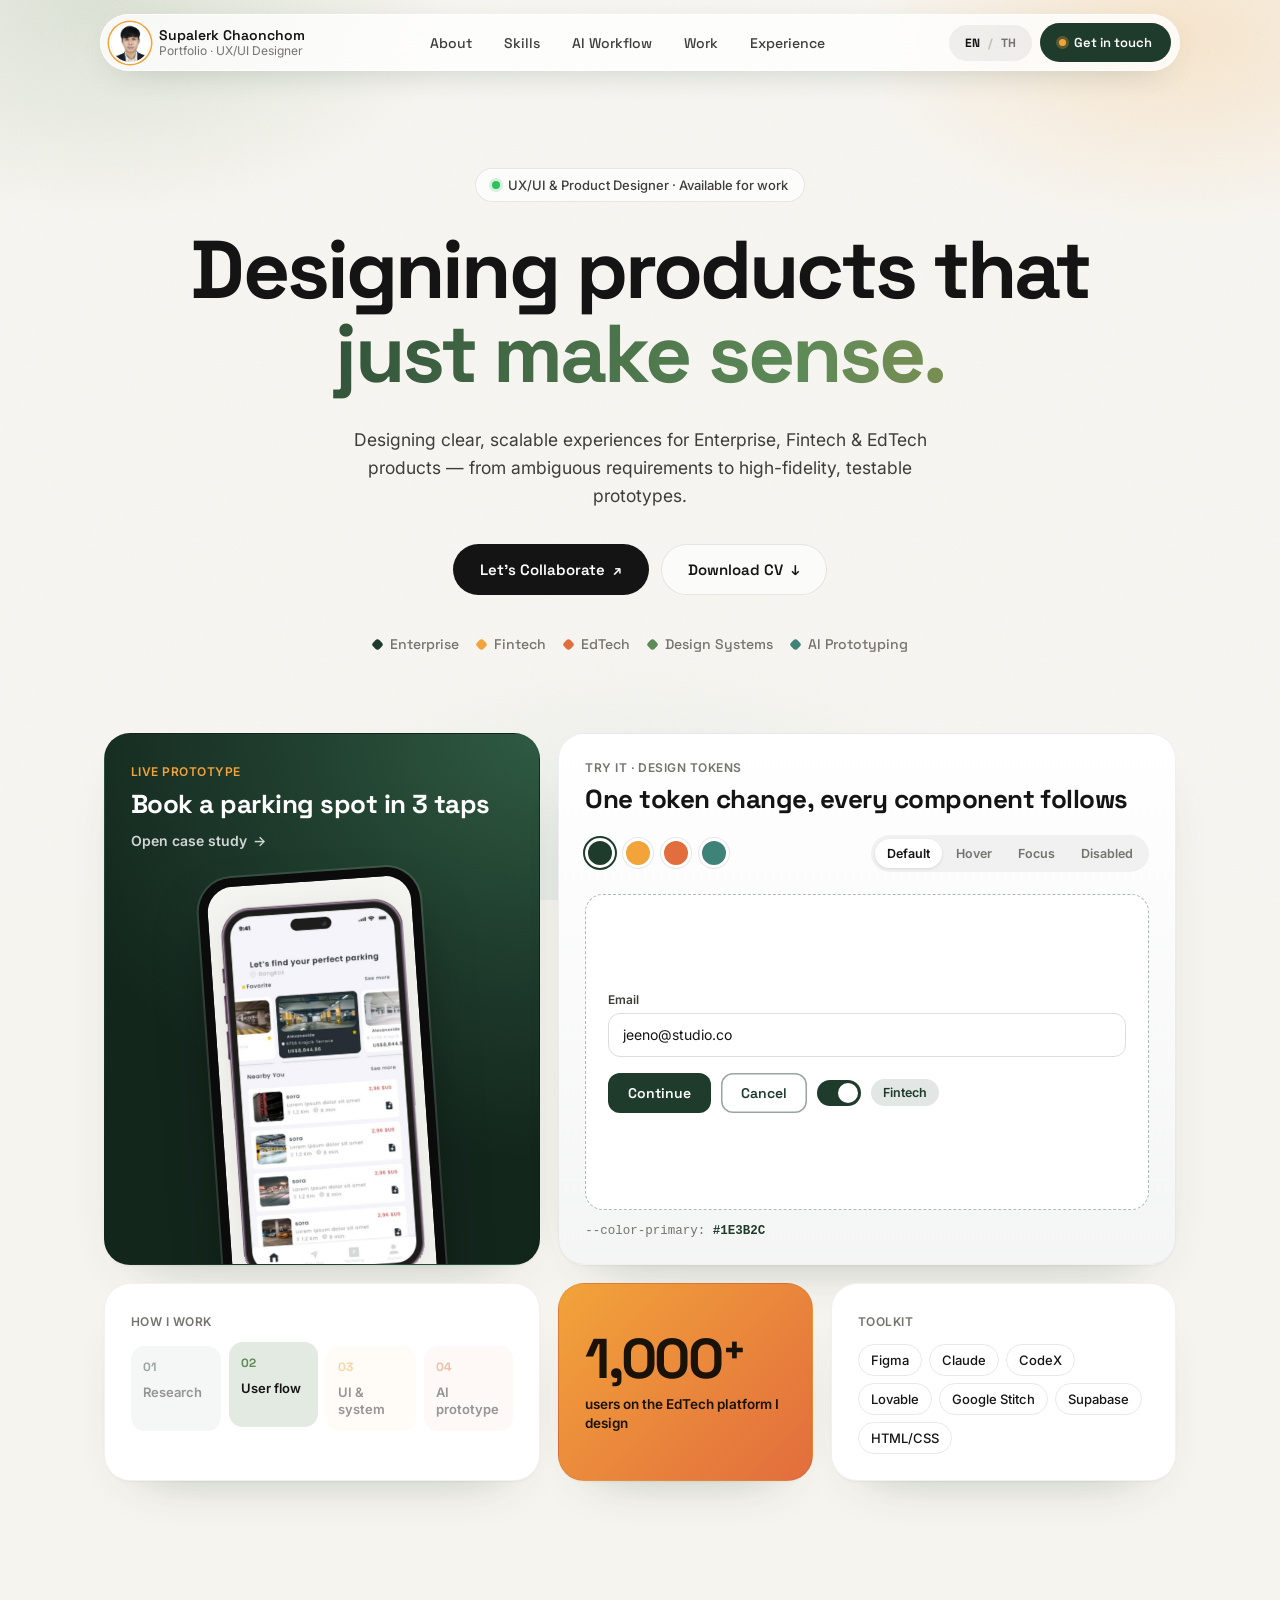
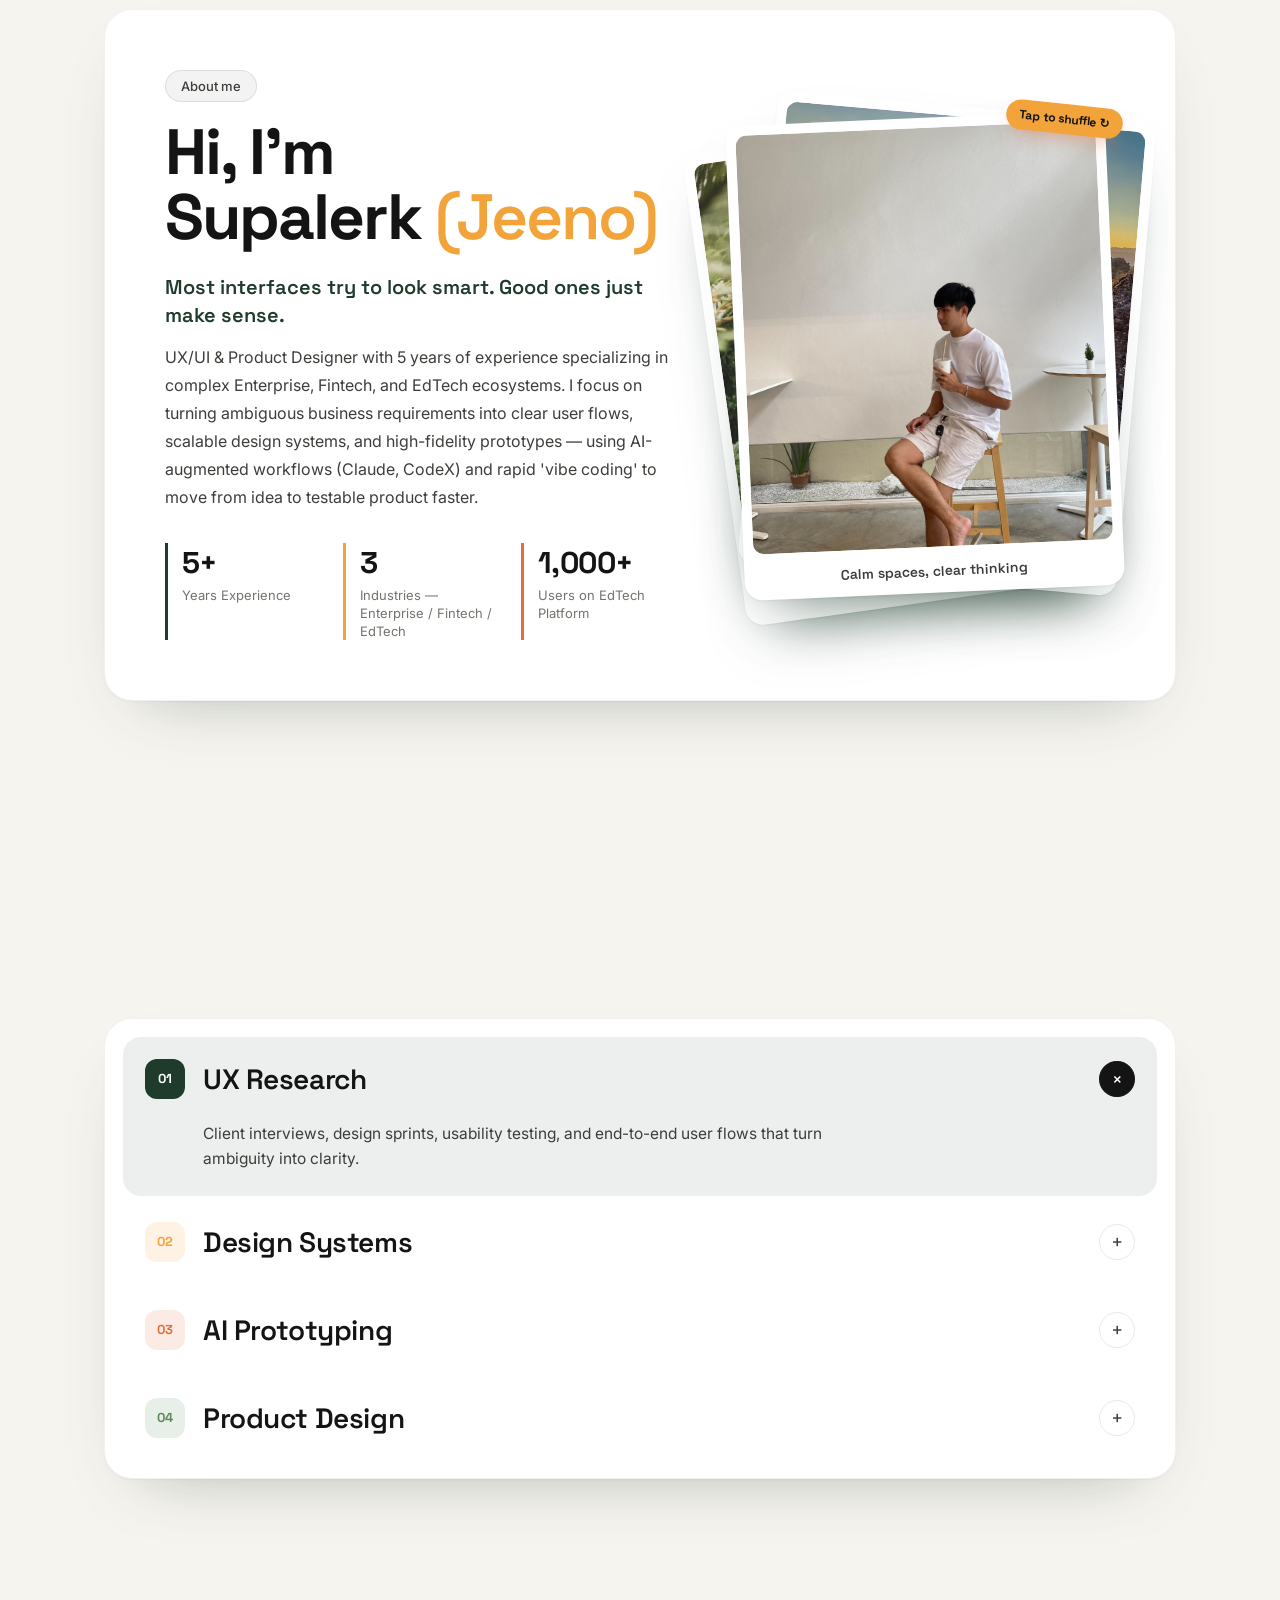
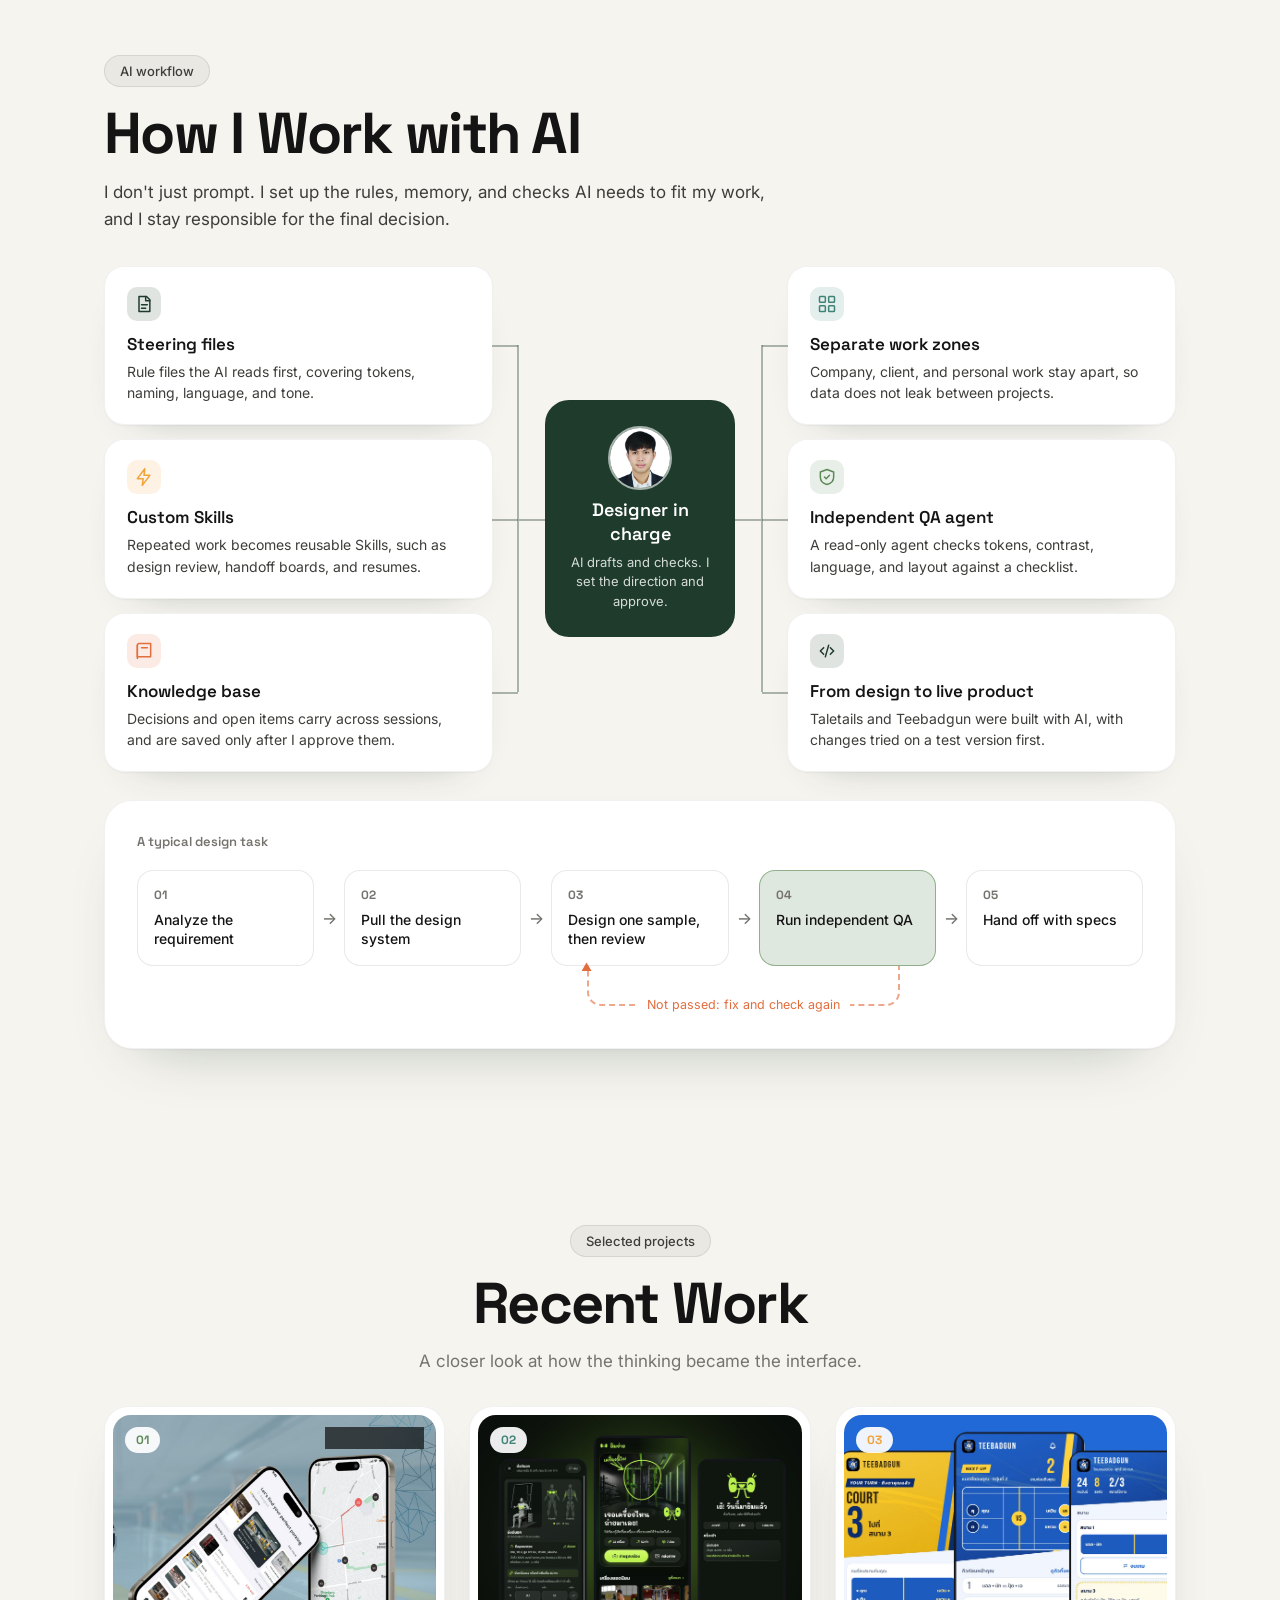
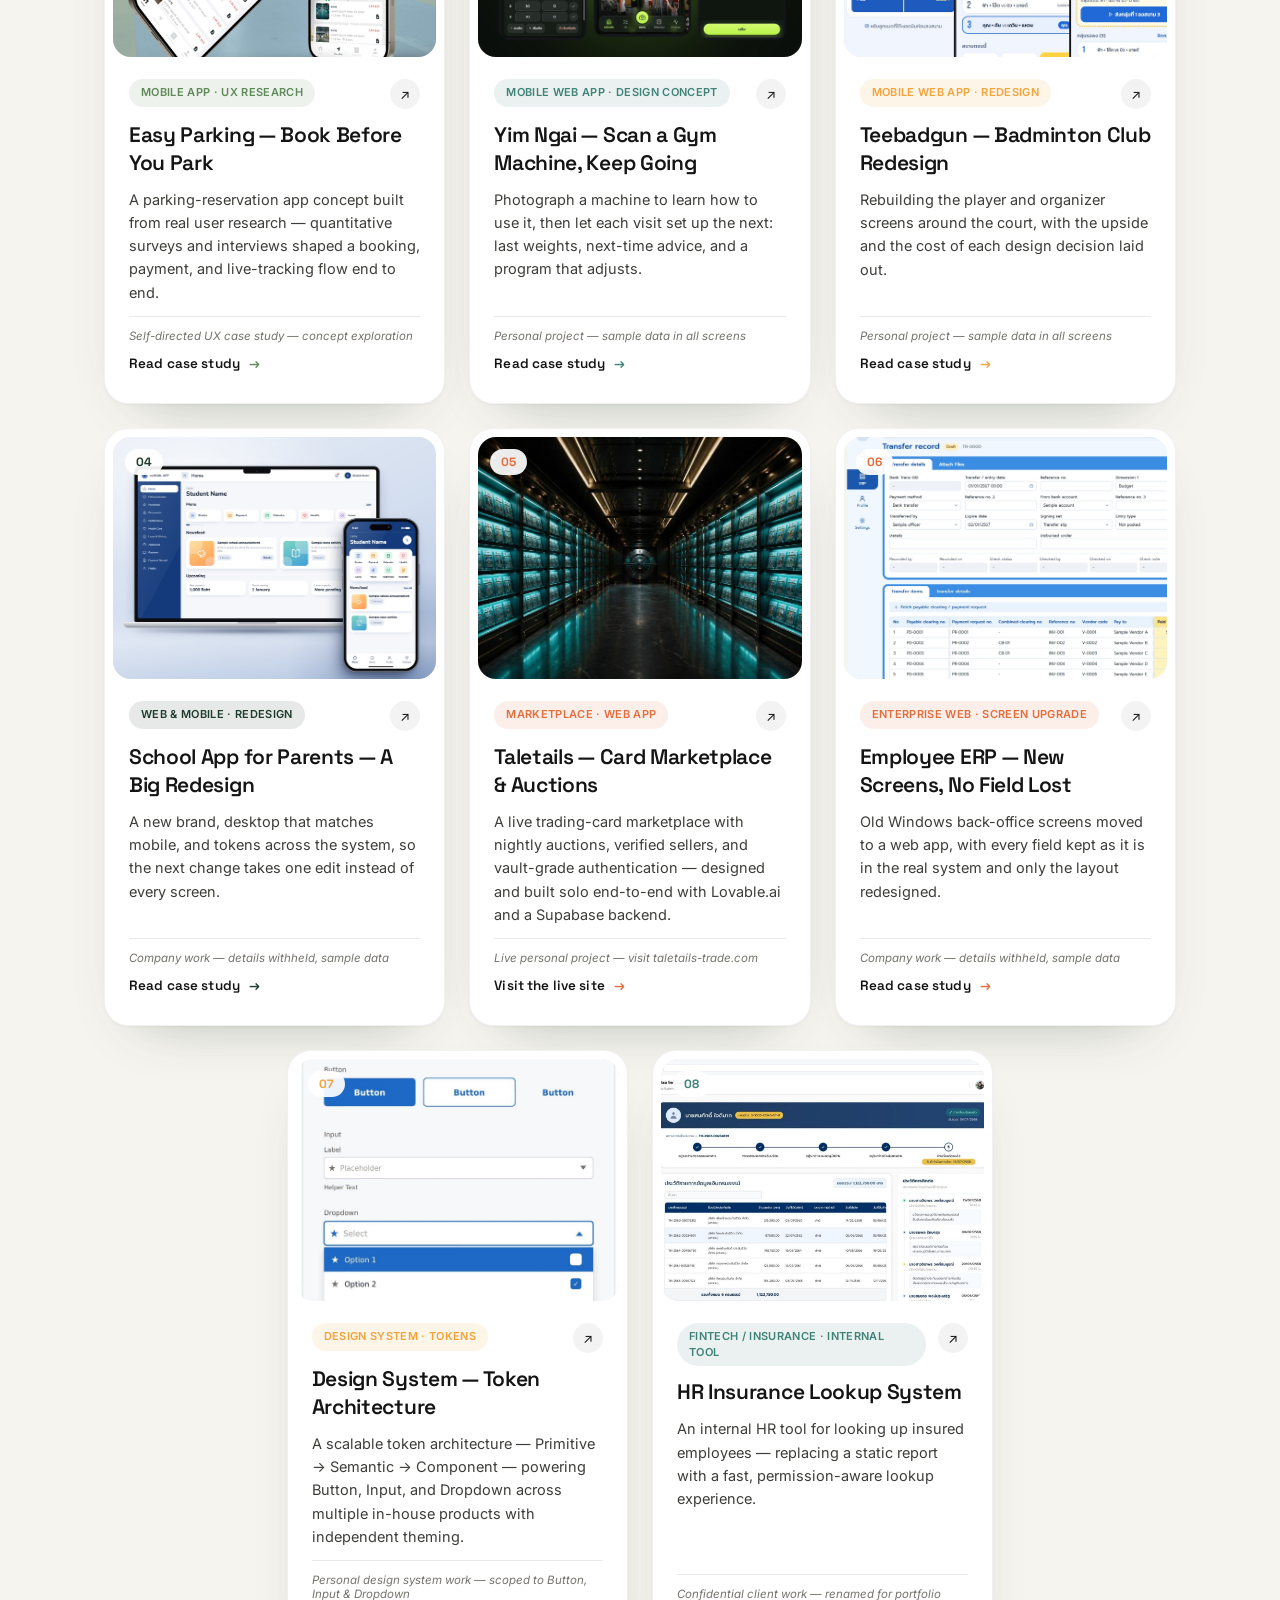
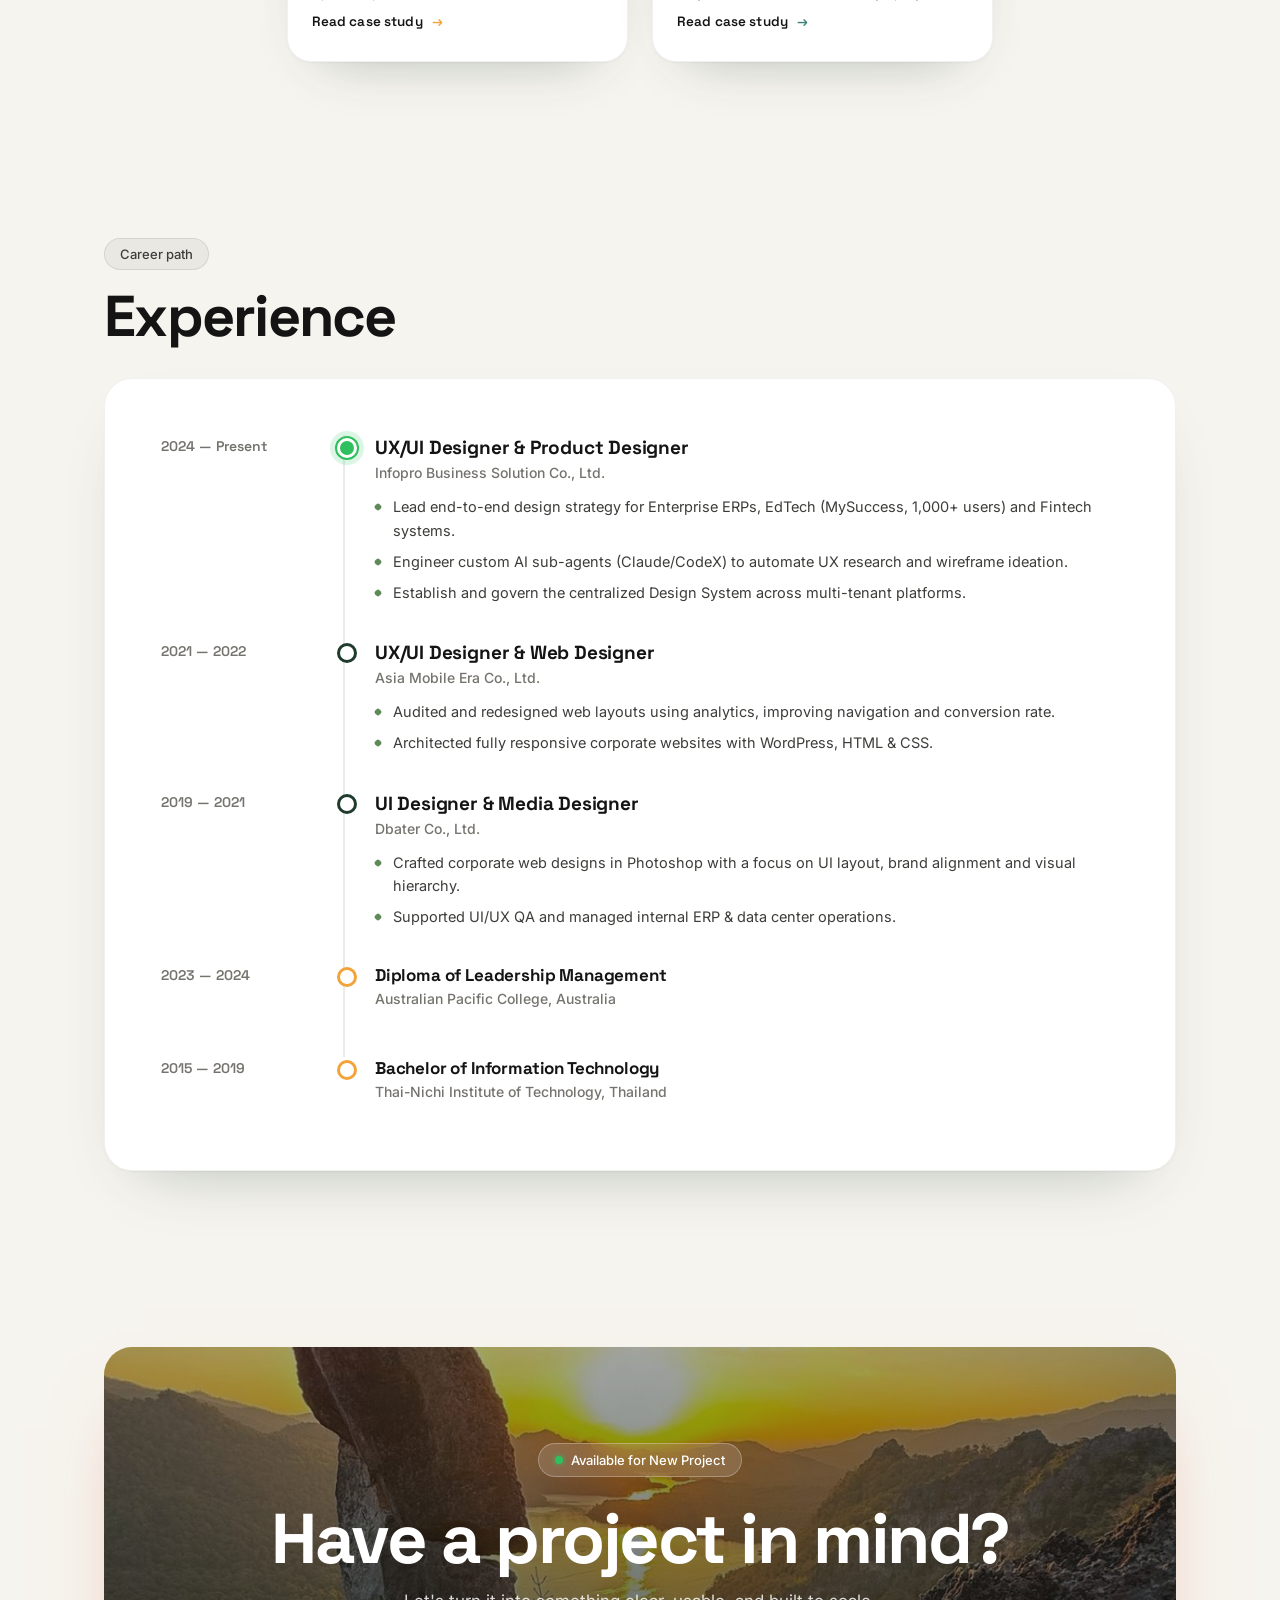
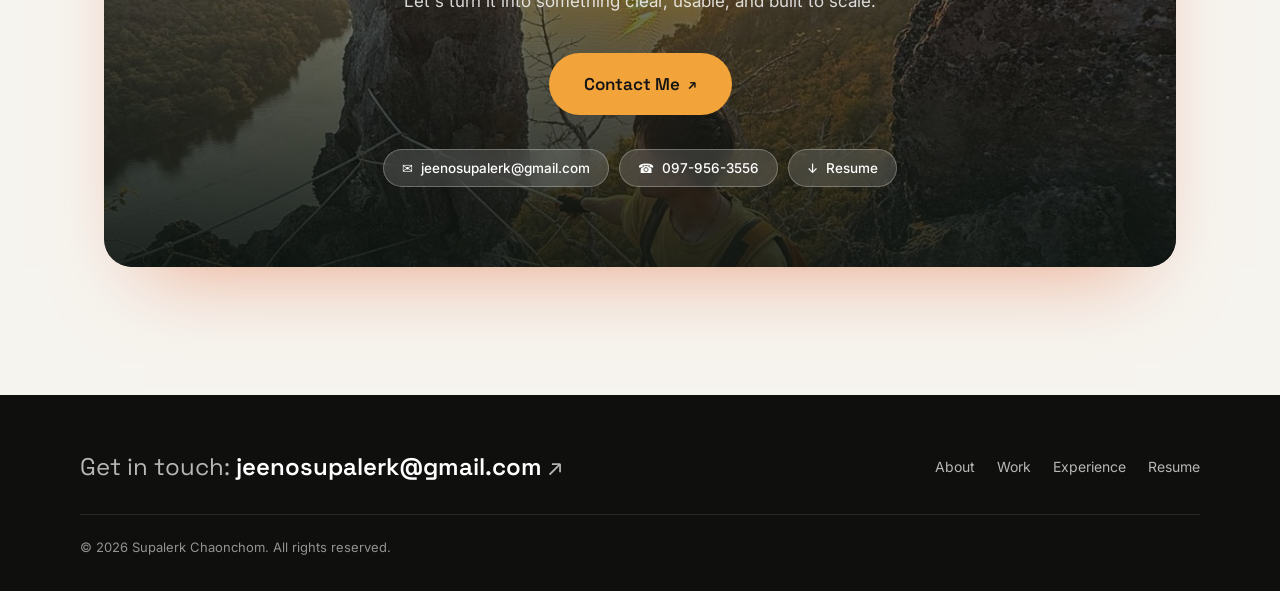
<file: jeeno-portfolio/index.html>
<!DOCTYPE html>
<html lang="en" data-lang="en">
<head>
<meta charset="UTF-8" />
<meta name="viewport" content="width=device-width, initial-scale=1.0" />
<title>Supalerk Chaonchom — UX/UI &amp; Product Designer</title>
<meta name="description" content="Supalerk (Jeeno) Chaonchom — UX/UI &amp; Product Designer specializing in Enterprise, Fintech &amp; EdTech design systems and product experiences." />
<meta name="theme-color" content="#1e3b2c" />
<link rel="icon" href="data:image/svg+xml,%3Csvg xmlns='http://www.w3.org/2000/svg' viewBox='0 0 100 100'%3E%3Crect width='100' height='100' rx='24' fill='%231e3b2c'/%3E%3Ctext x='50' y='68' font-size='60' font-family='Arial, sans-serif' font-weight='700' fill='%23f2a33a' text-anchor='middle'%3ES%3C/text%3E%3C/svg%3E" />
<link rel="preconnect" href="https://fonts.googleapis.com">
<link rel="preconnect" href="https://fonts.gstatic.com" crossorigin>
<link href="https://fonts.googleapis.com/css2?family=Space+Grotesk:wght@400;500;600;700&family=Inter:wght@400;500;600;700&family=Noto+Sans+Thai:wght@400;500;600;700&display=swap" rel="stylesheet">
<link rel="stylesheet" href="css/style.css?v=15" />
</head>
<body class="home">

<div class="grain-layer" aria-hidden="true"></div>
<div class="scroll-progress" id="scrollProgress" aria-hidden="true"></div>

<header class="nav" id="siteNav">
  <div class="nav-inner">
    <a href="#hero" class="nav-id">
      <img class="nav-avatar" src="assets/avatar.jpg" alt="" />
      <span class="nav-id-text">
        <span class="nav-name">Supalerk Chaonchom</span>
        <span class="nav-sub" data-en="Portfolio · UX/UI Designer" data-th="พอร์ตโฟลิโอ · นักออกแบบ UX/UI">Portfolio · UX/UI Designer</span>
      </span>
    </a>

    <nav class="nav-links" id="navLinks">
      <a href="#about" data-en="About" data-th="เกี่ยวกับฉัน">About</a>
      <a href="#services" data-en="Skills" data-th="ทักษะ">Skills</a>
      <a href="#ai-workflow" data-en="AI Workflow" data-th="การใช้ AI">AI Workflow</a>
      <a href="#work" data-en="Work" data-th="ผลงาน">Work</a>
      <a href="#experience" data-en="Experience" data-th="ประสบการณ์">Experience</a>
    </nav>

    <div class="nav-actions">
      <button class="lang-toggle" id="langToggle" aria-label="Toggle language">
        <span class="lang-opt active" data-lang-btn="en">EN</span>
        <span class="lang-sep">/</span>
        <span class="lang-opt" data-lang-btn="th">TH</span>
      </button>
      <a href="#contact" class="btn btn-accent btn-sm nav-cta">
        <span class="nav-cta-dot" aria-hidden="true"></span>
        <span data-en="Get in touch" data-th="ติดต่อฉัน">Get in touch</span>
      </a>
      <button class="menu-toggle" id="menuToggle" aria-label="Open menu">
        <span></span><span></span><span></span>
      </button>
    </div>
  </div>
</header>

<main>

  <!-- HERO -->
  <section id="hero" class="section hero-section">
    <div class="hero-inner reveal">
      <span class="pill-badge">
        <span class="dot"></span>
        <span data-en="UX/UI &amp; Product Designer · Available for work" data-th="นักออกแบบ UX/UI &amp; Product · พร้อมรับงานใหม่">UX/UI &amp; Product Designer · Available for work</span>
      </span>

      <h1 class="hero-title">
        <span data-en="Designing products that" data-th="ออกแบบโปรดักต์ที่">Designing products that</span>
        <span class="hero-grad" data-en="just make sense." data-th="ใช้แล้วเข้าใจทันที">just make sense.</span>
      </h1>

      <p class="hero-tagline" data-en="Designing clear, scalable experiences for Enterprise, Fintech &amp; EdTech products — from ambiguous requirements to high-fidelity, testable prototypes." data-th="ออกแบบประสบการณ์ที่ชัดเจนและขยายผลได้ ให้กับผลิตภัณฑ์สาย Enterprise, Fintech และ EdTech ตั้งแต่ requirement ที่ยังไม่ชัด ไปจนถึง Prototype คุณภาพสูงที่พร้อมทดสอบจริง">
        Designing clear, scalable experiences for Enterprise, Fintech &amp; EdTech products — from ambiguous requirements to high-fidelity, testable prototypes.
      </p>

      <div class="hero-actions">
        <a href="#contact" class="btn btn-dark">
          <span data-en="Let's Collaborate" data-th="มาร่วมงานกัน">Let's Collaborate</span>
          <span class="arrow">↗</span>
        </a>
        <a href="assets/Supalerk_Chaonchom_CV.pdf" class="btn btn-outline" download>
          <span data-en="Download CV" data-th="ดาวน์โหลด CV">Download CV</span>
          <span class="arrow">↓</span>
        </a>
      </div>

      <ul class="hero-chips" aria-label="Focus areas">
        <li style="--c: var(--forest)">Enterprise</li>
        <li style="--c: var(--sunset)">Fintech</li>
        <li style="--c: var(--ember)">EdTech</li>
        <li style="--c: var(--leaf)">Design Systems</li>
        <li style="--c: var(--mist-deep)">AI Prototyping</li>
      </ul>
    </div>
  </section>

  <!-- DESIGN SHOWCASE -->
  <section class="section showcase" aria-label="Design showcase">
    <div class="bento">

      <!-- Live prototype -->
      <a class="bento-tile tile-proto reveal" href="work/easy-parking.html">
        <div class="proto-copy">
          <span class="tile-kicker" data-en="Live prototype" data-th="Prototype ที่ใช้งานได้จริง">Live prototype</span>
          <h3 class="tile-title" data-en="Book a parking spot in 3 taps" data-th="จองที่จอดรถใน 3 แตะ">Book a parking spot in 3 taps</h3>
          <span class="tile-link"><span data-en="Open case study" data-th="ดูเคสสตัดี้">Open case study</span> <span aria-hidden="true">→</span></span>
        </div>
        <div class="phone">
          <video src="assets/video/ep-flow.mp4" poster="assets/video/ep-flow-poster.jpg" autoplay loop muted playsinline
                 aria-label="Easy Parking prototype: search, pick a spot, pay, navigate"></video>
        </div>
      </a>

      <!-- Token playground -->
      <div class="bento-tile tile-play reveal" id="playground" data-theme="forest" data-state="default">
        <span class="tile-kicker" data-en="Try it · Design tokens" data-th="ลองเล่น · Design Token">Try it · Design tokens</span>
        <h3 class="tile-title" data-en="One token change, every component follows" data-th="เปลี่ยน Token เดียว ทุก Component เปลี่ยนตาม">One token change, every component follows</h3>

        <div class="play-controls">
          <div class="swatches" role="radiogroup" aria-label="Brand color">
            <button class="swatch is-on" role="radio" aria-checked="true" data-theme="forest" style="--s:#1e3b2c" aria-label="Forest"></button>
            <button class="swatch" role="radio" aria-checked="false" data-theme="sunset" style="--s:#f2a33a" aria-label="Sunset"></button>
            <button class="swatch" role="radio" aria-checked="false" data-theme="ember" style="--s:#e26d3d" aria-label="Ember"></button>
            <button class="swatch" role="radio" aria-checked="false" data-theme="mist" style="--s:#3f8378" aria-label="Mist"></button>
          </div>
          <div class="states" role="tablist" aria-label="Component state">
            <button class="state is-on" data-state="default">Default</button>
            <button class="state" data-state="hover">Hover</button>
            <button class="state" data-state="focus">Focus</button>
            <button class="state" data-state="disabled">Disabled</button>
          </div>
        </div>

        <div class="play-stage" aria-hidden="true">
          <div class="demo-field">
            <span class="demo-label">Email</span>
            <span class="demo-input">jeeno@studio.co<span class="caret"></span></span>
          </div>
          <div class="demo-row">
            <span class="demo-btn">Continue</span>
            <span class="demo-btn is-ghost">Cancel</span>
            <span class="demo-toggle"><span></span></span>
            <span class="demo-chip">Fintech</span>
          </div>
        </div>
        <code class="play-token">--color-primary: <b id="tokenValue">#1E3B2C</b></code>
      </div>

      <!-- Process -->
      <div class="bento-tile tile-process reveal">
        <span class="tile-kicker" data-en="How I work" data-th="วิธีการทำงาน">How I work</span>
        <ol class="process-steps">
          <li style="--c: var(--forest)"><b>01</b> <span data-en="Research" data-th="วิจัยผู้ใช้">Research</span></li>
          <li style="--c: var(--leaf)"><b>02</b> <span data-en="User flow" data-th="User Flow">User flow</span></li>
          <li style="--c: var(--sunset)"><b>03</b> <span data-en="UI &amp; system" data-th="UI และ Design System">UI &amp; system</span></li>
          <li style="--c: var(--ember)"><b>04</b> <span data-en="AI prototype" data-th="Prototype ด้วย AI">AI prototype</span></li>
        </ol>
      </div>

      <!-- Numbers -->
      <div class="bento-tile tile-stat reveal">
        <span class="big-num" data-count="1000">0</span><span class="big-plus">+</span>
        <span class="tile-note" data-en="users on the EdTech platform I design" data-th="ผู้ใช้งานบนแพลตฟอร์ม EdTech ที่ฉันออกแบบ">users on the EdTech platform I design</span>
      </div>

      <!-- Toolkit -->
      <div class="bento-tile tile-tools reveal">
        <span class="tile-kicker" data-en="Toolkit" data-th="เครื่องมือ">Toolkit</span>
        <ul class="tool-cloud">
          <li>Figma</li><li>Claude</li><li>CodeX</li><li>Lovable</li><li>Google Stitch</li><li>Supabase</li><li>HTML/CSS</li>
        </ul>
      </div>

    </div>
  </section>
  <!-- ABOUT -->
  <section id="about" class="section">
    <div class="card about-card reveal">
      <div class="about-grid">
        <div class="about-content">
          <span class="pill-label" data-en="About me" data-th="เกี่ยวกับฉัน">About me</span>

          <h2 class="about-hello">
            <span data-en="Hi, I'm" data-th="สวัสดี ฉันคือ">Hi, I'm</span>
            <span class="about-name">Supalerk <span class="about-nick">(Jeeno)</span></span>
          </h2>

          <p class="about-lead" data-en="Most interfaces try to look smart. Good ones just make sense." data-th="อินเทอร์เฟซส่วนใหญ่พยายามดูฉลาด แต่อินเทอร์เฟซที่ดีแค่ทำให้เข้าใจง่าย">
            Most interfaces try to look smart. Good ones just make sense.
          </p>

          <p class="about-text" data-en="UX/UI &amp; Product Designer with 5 years of experience specializing in complex Enterprise, Fintech, and EdTech ecosystems. I focus on turning ambiguous business requirements into clear user flows, scalable design systems, and high-fidelity prototypes — using AI-augmented workflows (Claude, CodeX) and rapid 'vibe coding' to move from idea to testable product faster." data-th="นักออกแบบ UX/UI &amp; Product Designer ที่มีประสบการณ์ 5 ปีในการออกแบบระบบที่ซับซ้อนสาย Enterprise, Fintech และ EdTech ถนัดแปลงความต้องการทางธุรกิจที่ยังไม่ชัดเจนให้กลายเป็น User Flow และ Design System ที่ขยายผลได้ พร้อมสร้าง Prototype คุณภาพสูงอย่างรวดเร็ว ด้วยเวิร์กโฟลว์ที่ผสาน AI (Claude, CodeX) และแนวทาง 'Vibe Coding'">
            UX/UI &amp; Product Designer with 5 years of experience specializing in complex Enterprise, Fintech, and EdTech ecosystems. I focus on turning ambiguous business requirements into clear user flows, scalable design systems, and high-fidelity prototypes — using AI-augmented workflows (Claude, CodeX) and rapid 'vibe coding' to move from idea to testable product faster.
          </p>

          <div class="stat-row">
            <div class="stat" style="--c: var(--forest)">
              <span class="stat-num">5+</span>
              <span class="stat-label" data-en="Years Experience" data-th="ปีประสบการณ์">Years Experience</span>
            </div>
            <div class="stat" style="--c: var(--sunset)">
              <span class="stat-num">3</span>
              <span class="stat-label" data-en="Industries — Enterprise / Fintech / EdTech" data-th="อุตสาหกรรม — Enterprise / Fintech / EdTech">Industries — Enterprise / Fintech / EdTech</span>
            </div>
            <div class="stat" style="--c: var(--ember)">
              <span class="stat-num">1,000+</span>
              <span class="stat-label" data-en="Users on EdTech Platform" data-th="ผู้ใช้งานบนแพลตฟอร์ม EdTech">Users on EdTech Platform</span>
            </div>
          </div>
        </div>

        <div class="photo-stack" id="photoStack" role="button" tabindex="0" aria-label="Show next photo">
          <figure class="ps-card" data-pos="0">
            <img src="assets/photos/jeeno-studio.jpg" alt="Jeeno sitting in a bright white café, holding a drink" />
            <figcaption class="ps-cap"><span data-en="Calm spaces, clear thinking" data-th="พื้นที่เรียบง่าย ความคิดชัดเจน">Calm spaces, clear thinking</span></figcaption>
          </figure>
          <figure class="ps-card" data-pos="1">
            <img src="assets/photos/jeeno-sunset.jpg" alt="Jeeno on a rocky summit at sunset" />
            <figcaption class="ps-cap"><span data-en="Weekends: summits &amp; sunsets" data-th="วันหยุด: ยอดเขาและพระอาทิตย์ตก">Weekends: summits &amp; sunsets</span></figcaption>
          </figure>
          <figure class="ps-card" data-pos="2">
            <img src="assets/photos/jeeno-garden.jpg" alt="Jeeno in a dark suit holding a graduation sash" />
            <figcaption class="ps-cap"><span data-en="B.IT, Thai-Nichi Institute" data-th="ป.ตรี IT สถาบันไทย-ญี่ปุ่น">B.IT, Thai-Nichi Institute</span></figcaption>
          </figure>
          <span class="ps-hint"><span data-en="Tap to shuffle" data-th="แตะเพื่อสลับรูป">Tap to shuffle</span> <span aria-hidden="true">↻</span></span>
        </div>
      </div>
    </div>
  </section>

  <!-- SERVICES -->
  <section id="services" class="section">
    <div class="section-head reveal">
      <span class="pill-label" data-en="What I do" data-th="สิ่งที่ฉันทำ">What I do</span>
      <h2 class="section-big" data-en="Skills" data-th="ทักษะ">Skills</h2>
    </div>

    <div class="card services-card reveal">
      <div class="accordion" id="servicesAccordion">

        <div class="accordion-item is-open" style="--acc: var(--forest)">
          <button class="accordion-head">
            <span class="acc-num">01</span>
            <span class="acc-title" data-en="UX Research" data-th="UX Research">UX Research</span>
            <span class="acc-icon">+</span>
          </button>
          <div class="accordion-body">
            <p data-en="Client interviews, design sprints, usability testing, and end-to-end user flows that turn ambiguity into clarity." data-th="สัมภาษณ์ลูกค้า, Design Sprint, Usability Testing และออกแบบ User Flow แบบครบวงจร เปลี่ยนความไม่ชัดเจนให้เป็นทิศทางที่ชัดเจน">
              Client interviews, design sprints, usability testing, and end-to-end user flows that turn ambiguity into clarity.
            </p>
          </div>
        </div>

        <div class="accordion-item" style="--acc: var(--sunset)">
          <button class="accordion-head">
            <span class="acc-num">02</span>
            <span class="acc-title" data-en="Design Systems" data-th="Design Systems">Design Systems</span>
            <span class="acc-icon">+</span>
          </button>
          <div class="accordion-body">
            <p data-en="Design tokens, Figma variables, component libraries, and developer handoff — built to scale across multi-tenant products." data-th="Design Tokens, Figma Variables, Component Library และ Developer Handoff ที่ออกแบบมาให้ขยายผลได้ในผลิตภัณฑ์หลายแพลตฟอร์ม">
              Design tokens, Figma variables, component libraries, and developer handoff — built to scale across multi-tenant products.
            </p>
          </div>
        </div>

        <div class="accordion-item" style="--acc: var(--ember)">
          <button class="accordion-head">
            <span class="acc-num">03</span>
            <span class="acc-title" data-en="AI Prototyping" data-th="AI Prototyping">AI Prototyping</span>
            <span class="acc-icon">+</span>
          </button>
          <div class="accordion-body">
            <p data-en="Claude &amp; CodeX sub-agents, Lovable.ai, Google Stitch, and 'vibe coding' for rapid, testable high-fidelity prototypes." data-th="ใช้ Sub-agent จาก Claude/CodeX, Lovable.ai, Google Stitch และแนวทาง Vibe Coding เพื่อสร้าง Prototype คุณภาพสูงได้อย่างรวดเร็ว">
              Claude &amp; CodeX sub-agents, Lovable.ai, Google Stitch, and 'vibe coding' for rapid, testable high-fidelity prototypes.
            </p>
          </div>
        </div>

        <div class="accordion-item" style="--acc: var(--leaf)">
          <button class="accordion-head">
            <span class="acc-num">04</span>
            <span class="acc-title" data-en="Product Design" data-th="Product Design">Product Design</span>
            <span class="acc-icon">+</span>
          </button>
          <div class="accordion-body">
            <p data-en="Enterprise ERP/CRM, Fintech systems, EdTech platforms, and POS systems — designed for real operational complexity." data-th="ออกแบบระบบ Enterprise ERP/CRM, Fintech, แพลตฟอร์ม EdTech และระบบ POS ที่รองรับความซับซ้อนของการใช้งานจริง">
              Enterprise ERP/CRM, Fintech systems, EdTech platforms, and POS systems — designed for real operational complexity.
            </p>
          </div>
        </div>

      </div>
    </div>
  </section>

  <!-- AI WORKFLOW -->
  <section id="ai-workflow" class="section">
    <div class="section-head reveal">
      <span class="pill-label" data-en="AI workflow" data-th="การทำงานกับ AI">AI workflow</span>
      <h2 class="section-big" data-en="How I Work with AI" data-th="ฉันใช้ AI ทำงานอย่างไร">How I Work with AI</h2>
      <p class="ai-intro" data-en="I don't just prompt. I set up the rules, memory, and checks AI needs to fit my work, and I stay responsible for the final decision." data-th="ฉันไม่ได้แค่สั่ง Prompt แต่วางกฎ คลังความรู้ และขั้นตอนตรวจงานให้ AI เข้ากับงานของฉัน โดยการตัดสินใจสุดท้ายยังเป็นหน้าที่ของฉัน">I don't just prompt. I set up the rules, memory, and checks AI needs to fit my work, and I stay responsible for the final decision.</p>
    </div>

    <div class="map reveal">
      <div class="map-side">
        <article class="map-node" style="--acc: var(--forest)">
          <svg class="map-icon" viewBox="0 0 24 24" fill="none" stroke="currentColor" stroke-width="1.8" stroke-linecap="round" stroke-linejoin="round" aria-hidden="true"><path d="M6 3h9l4 4v14H6z"/><path d="M14 3v5h5M9 13h7M9 17h5"/></svg>
          <h3 data-en="Steering files" data-th="Steering: กฎประจำโปรเจกต์">Steering files</h3>
          <p data-en="Rule files the AI reads first, covering tokens, naming, language, and tone." data-th="ไฟล์กฎที่ AI อ่านก่อนเริ่มงาน ทั้ง Token การตั้งชื่อ ภาษา และน้ำเสียง">Rule files the AI reads first, covering tokens, naming, language, and tone.</p>
        </article>
        <article class="map-node" style="--acc: var(--sunset)">
          <svg class="map-icon" viewBox="0 0 24 24" fill="none" stroke="currentColor" stroke-width="1.8" stroke-linecap="round" stroke-linejoin="round" aria-hidden="true"><path d="M13 2 4 14h7l-1 8 9-12h-7z"/></svg>
          <h3 data-en="Custom Skills" data-th="สร้าง Skill เฉพาะงาน">Custom Skills</h3>
          <p data-en="Repeated work becomes reusable Skills, such as design review, handoff boards, and resumes." data-th="เปลี่ยนงานที่ทำซ้ำเป็น Skill เช่น ตรวจงานออกแบบ ทำบอร์ด Handoff และเขียน Resume">Repeated work becomes reusable Skills, such as design review, handoff boards, and resumes.</p>
        </article>
        <article class="map-node" style="--acc: var(--ember)">
          <svg class="map-icon" viewBox="0 0 24 24" fill="none" stroke="currentColor" stroke-width="1.8" stroke-linecap="round" stroke-linejoin="round" aria-hidden="true"><path d="M4 5a2 2 0 0 1 2-2h14v16H6a2 2 0 0 0-2 2z"/><path d="M4 19V5M9 8h7"/></svg>
          <h3 data-en="Knowledge base" data-th="คลังความรู้ของงาน">Knowledge base</h3>
          <p data-en="Decisions and open items carry across sessions, and are saved only after I approve them." data-th="เก็บการตัดสินใจและเรื่องค้างข้าม Session โดยบันทึกเมื่อฉันอนุมัติเท่านั้น">Decisions and open items carry across sessions, and are saved only after I approve them.</p>
        </article>
      </div>
      <div class="map-core">
        <img src="assets/avatar.jpg" alt="" />
        <strong data-en="Designer in charge" data-th="นักออกแบบเป็นผู้ตัดสินใจ">Designer in charge</strong>
        <span data-en="AI drafts and checks. I set the direction and approve." data-th="AI ช่วยร่างและตรวจ ส่วนทิศทางและการอนุมัติเป็นของฉัน">AI drafts and checks. I set the direction and approve.</span>
      </div>
      <div class="map-side is-right">
        <article class="map-node" style="--acc: var(--mist-deep)">
          <svg class="map-icon" viewBox="0 0 24 24" fill="none" stroke="currentColor" stroke-width="1.8" stroke-linecap="round" stroke-linejoin="round" aria-hidden="true"><rect x="3" y="3" width="7" height="7" rx="1"/><rect x="14" y="3" width="7" height="7" rx="1"/><rect x="3" y="14" width="7" height="7" rx="1"/><rect x="14" y="14" width="7" height="7" rx="1"/></svg>
          <h3 data-en="Separate work zones" data-th="แยกข้อมูลตามเจ้าของงาน">Separate work zones</h3>
          <p data-en="Company, client, and personal work stay apart, so data does not leak between projects." data-th="แยกงานบริษัท งานลูกค้า และงานส่วนตัว เพื่อไม่ให้ข้อมูลปนกัน">Company, client, and personal work stay apart, so data does not leak between projects.</p>
        </article>
        <article class="map-node" style="--acc: var(--leaf)">
          <svg class="map-icon" viewBox="0 0 24 24" fill="none" stroke="currentColor" stroke-width="1.8" stroke-linecap="round" stroke-linejoin="round" aria-hidden="true"><path d="M12 3 4 6v6c0 5 3.4 8 8 9 4.6-1 8-4 8-9V6z"/><path d="m9 12 2 2 4-4"/></svg>
          <h3 data-en="Independent QA agent" data-th="QA Agent ที่ตรวจงานแยกต่างหาก">Independent QA agent</h3>
          <p data-en="A read-only agent checks tokens, contrast, language, and layout against a checklist." data-th="Agent ที่อ่านงานได้อย่างเดียว ตรวจ Token, Contrast, ภาษา และ Layout ตาม Checklist">A read-only agent checks tokens, contrast, language, and layout against a checklist.</p>
        </article>
        <article class="map-node" style="--acc: var(--forest)">
          <svg class="map-icon" viewBox="0 0 24 24" fill="none" stroke="currentColor" stroke-width="1.8" stroke-linecap="round" stroke-linejoin="round" aria-hidden="true"><path d="m8 8-4 4 4 4M16 8l4 4-4 4M14 5l-4 14"/></svg>
          <h3 data-en="From design to live product" data-th="จากดีไซน์สู่ระบบที่ใช้งานจริง">From design to live product</h3>
          <p data-en="Taletails and Teebadgun were built with AI, with changes tried on a test version first." data-th="Taletails และ Teebadgun สร้างด้วย AI โดยทดลองการเปลี่ยนแปลงบนตัวเทสก่อน">Taletails and Teebadgun were built with AI, with changes tried on a test version first.</p>
        </article>
      </div>
    </div>

    <div class="card ai-flow-card reveal">
      <p class="ai-flow-title" data-en="A typical design task" data-th="ขั้นตอนงานออกแบบโดยทั่วไป">A typical design task</p>
      <div class="flow">
        <div class="flow-step"><b>01</b><span data-en="Analyze the requirement" data-th="วิเคราะห์ Requirement">Analyze the requirement</span></div>
        <div class="flow-step"><b>02</b><span data-en="Pull the design system" data-th="ดึง Design System">Pull the design system</span></div>
        <div class="flow-step"><b>03</b><span data-en="Design one sample, then review" data-th="ทำตัวอย่าง 1 จอ แล้วตรวจก่อน">Design one sample, then review</span></div>
        <div class="flow-step is-key"><b>04</b><span data-en="Run independent QA" data-th="ตรวจด้วย QA Agent">Run independent QA</span></div>
        <div class="flow-step is-end"><b>05</b><span data-en="Hand off with specs" data-th="ส่งมอบพร้อม Spec">Hand off with specs</span></div>
        <div class="flow-loop"><span data-en="Not passed: fix and check again" data-th="ไม่ผ่าน: กลับไปแก้แล้วตรวจอีกครั้ง">Not passed: fix and check again</span></div>
      </div>
    </div>
  </section>

  <!-- WORK -->
  <section id="work" class="section work-section">
    <div class="section-head center reveal">
      <span class="pill-label" data-en="Selected projects" data-th="ผลงานที่คัดสรร">Selected projects</span>
      <h2 class="section-big" data-en="Recent Work" data-th="ผลงานล่าสุด">Recent Work</h2>
      <p class="section-sub" data-en="A closer look at how the thinking became the interface." data-th="เจาะลึกว่าแนวคิดกลายมาเป็นอินเทอร์เฟซได้อย่างไร">A closer look at how the thinking became the interface.</p>
    </div>

    <div class="work-grid">

      <a class="work-card reveal" href="work/easy-parking.html" style="--acc: var(--leaf)">
        <div class="work-thumb">
          <img src="assets/work-easy-parking.jpg" alt="Easy Parking app screens" />
          <video class="work-video" src="assets/video/ep-card.mp4" poster="assets/video/ep-card-poster.jpg"
                 muted loop playsinline preload="none" aria-hidden="true"></video>
          <span class="work-preview-badge" data-en="Live preview" data-th="ตัวอย่างเคลื่อนไหว">Live preview</span>
          <span class="work-index">01</span>
        </div>
        <div class="work-card-body">
          <div class="work-card-top">
            <span class="tag" data-en="Mobile App · UX Research" data-th="แอปมือถือ · UX Research">Mobile App · UX Research</span>
            <span class="arrow">↗</span>
          </div>
          <h3 data-en="Easy Parking — Book Before You Park" data-th="Easy Parking — จองก่อนจอด">Easy Parking — Book Before You Park</h3>
          <p data-en="A parking-reservation app concept built from real user research — quantitative surveys and interviews shaped a booking, payment, and live-tracking flow end to end." data-th="แอปจองที่จอดรถที่ออกแบบจากงานวิจัยผู้ใช้จริง ทั้งแบบสอบถามและสัมภาษณ์ นำไปสู่ Flow การจอง จ่ายเงิน และติดตามที่จอดแบบครบวงจร">
            A parking-reservation app concept built from real user research — quantitative surveys and interviews shaped a booking, payment, and live-tracking flow end to end.
          </p>
          <span class="confidential-note" data-en="Self-directed UX case study — concept exploration" data-th="เคสศึกษาที่ทำขึ้นเอง — โปรเจกต์สำรวจแนวคิด">Self-directed UX case study — concept exploration</span>
          <span class="work-cta">
            <span data-en="Read case study" data-th="อ่านเคสสตัดี้">Read case study</span>
            <span class="work-cta-arrow">&#8594;</span>
          </span>
        </div>
      </a>

      <a class="work-card reveal" href="work/gym-scan.html" style="--acc: var(--mist-deep)">
        <div class="work-thumb">
          <img src="assets/work-gym.jpg" alt="Yim Ngai gym app: workout, home, and summary screens" />
          <span class="work-index">02</span>
        </div>
        <div class="work-card-body">
          <div class="work-card-top">
            <span class="tag" data-en="Mobile Web App · Design Concept" data-th="เว็บแอปมือถือ · แนวคิดการออกแบบ">Mobile Web App · Design Concept</span>
            <span class="arrow">↗</span>
          </div>
          <h3 data-en="Yim Ngai — Scan a Gym Machine, Keep Going" data-th="ยิมง่าย — สแกนเครื่องในยิม แล้วเล่นต่อได้">Yim Ngai — Scan a Gym Machine, Keep Going</h3>
          <p data-en="Photograph a machine to learn how to use it, then let each visit set up the next: last weights, next-time advice, and a program that adjusts." data-th="ถ่ายรูปเครื่องเพื่อดูวิธีเล่น แล้วให้แต่ละครั้งเตรียมครั้งต่อไปไว้ ทั้งน้ำหนักครั้งก่อน คำแนะนำครั้งหน้า และโปรแกรมที่ปรับตามผลตรวจ">
            Photograph a machine to learn how to use it, then let each visit set up the next: last weights, next-time advice, and a program that adjusts.
          </p>
          <span class="confidential-note" data-en="Personal project — sample data in all screens" data-th="โปรเจกต์ส่วนตัว — ทุกหน้าจอใช้ข้อมูลสมมติ">Personal project — sample data in all screens</span>
          <span class="work-cta">
            <span data-en="Read case study" data-th="อ่านเคสสตัดี้">Read case study</span>
            <span class="work-cta-arrow">&#8594;</span>
          </span>
        </div>
      </a>

      <a class="work-card reveal" href="work/teebadgun.html" style="--acc: var(--sunset)">
        <div class="work-thumb">
          <img src="assets/work-teebadgun.jpg" alt="Teebadgun player and organizer screens" />
          <span class="work-index">03</span>
        </div>
        <div class="work-card-body">
          <div class="work-card-top">
            <span class="tag" data-en="Mobile Web App · Redesign" data-th="เว็บแอปมือถือ · Redesign">Mobile Web App · Redesign</span>
            <span class="arrow">↗</span>
          </div>
          <h3 data-en="Teebadgun — Badminton Club Redesign" data-th="Teebadgun — รีดีไซน์แอปก๊วนแบด">Teebadgun — Badminton Club Redesign</h3>
          <p data-en="Rebuilding the player and organizer screens around the court, with the upside and the cost of each design decision laid out." data-th="ออกแบบหน้าจอผู้เล่นและผู้จัดใหม่โดยให้สนามเป็นหัวใจ พร้อมเล่าว่าการตัดสินใจแต่ละจุดได้อะไรและแลกกับอะไร">
            Rebuilding the player and organizer screens around the court, with the upside and the cost of each design decision laid out.
          </p>
          <span class="confidential-note" data-en="Personal project — sample data in all screens" data-th="โปรเจกต์ส่วนตัว — ทุกหน้าจอใช้ข้อมูลสมมติ">Personal project — sample data in all screens</span>
          <span class="work-cta">
            <span data-en="Read case study" data-th="อ่านเคสสตัดี้">Read case study</span>
            <span class="work-cta-arrow">&#8594;</span>
          </span>
        </div>
      </a>

      <a class="work-card reveal" href="work/school-parent-app.html" style="--acc: var(--forest)">
        <div class="work-thumb">
          <img src="assets/work-school-app.jpg" alt="School app for parents shown on a laptop and a phone, rebuilt with sample data" />
          <span class="work-index">04</span>
        </div>
        <div class="work-card-body">
          <div class="work-card-top">
            <span class="tag" data-en="Web &amp; Mobile · Redesign" data-th="เว็บและมือถือ · Redesign">Web &amp; Mobile · Redesign</span>
            <span class="arrow">↗</span>
          </div>
          <h3 data-en="School App for Parents — A Big Redesign" data-th="ระบบโรงเรียนสำหรับผู้ปกครอง — รีดีไซน์ครั้งใหญ่">School App for Parents — A Big Redesign</h3>
          <p data-en="A new brand, desktop that matches mobile, and tokens across the system, so the next change takes one edit instead of every screen." data-th="แบรนด์ใหม่ Desktop ที่ตรงกับ Mobile และ Token ทั้งระบบ เพื่อให้การเปลี่ยนครั้งต่อไปแก้ที่จุดเดียว ไม่ต้องไล่แก้ทุกจอ">
            A new brand, desktop that matches mobile, and tokens across the system, so the next change takes one edit instead of every screen.
          </p>
          <span class="confidential-note" data-en="Company work — details withheld, sample data" data-th="งานบริษัท — ปิดข้อมูลจริง ใช้ข้อมูลสมมติ">Company work — details withheld, sample data</span>
          <span class="work-cta">
            <span data-en="Read case study" data-th="อ่านเคสสตัดี้">Read case study</span>
            <span class="work-cta-arrow">&#8594;</span>
          </span>
        </div>
      </a>

      <a class="work-card reveal" href="https://taletails-trade.com" style="--acc: var(--ember)">
        <div class="work-thumb">
          <img src="assets/work-taletails.jpg" alt="Taletails vault storage banner" />
          <span class="work-index">05</span>
        </div>
        <div class="work-card-body">
          <div class="work-card-top">
            <span class="tag" data-en="Marketplace · Web App" data-th="มาร์เก็ตเพลส · เว็บแอป">Marketplace · Web App</span>
            <span class="arrow">↗</span>
          </div>
          <h3 data-en="Taletails — Card Marketplace &amp; Auctions" data-th="Taletails — ตลาดและประมูลการ์ดสะสม">Taletails — Card Marketplace &amp; Auctions</h3>
          <p data-en="A live trading-card marketplace with nightly auctions, verified sellers, and vault-grade authentication — designed and built solo end-to-end with Lovable.ai and a Supabase backend." data-th="แพลตฟอร์มตลาดการ์ดสะสมที่มีประมูลสดทุกคืน ผู้ขายยืนยันตัวตน และระบบตรวจสอบ/จัดเก็บแบบห้องนิรภัย ออกแบบและพัฒนาเองทั้งระบบด้วย Lovable.ai และ Supabase">
            A live trading-card marketplace with nightly auctions, verified sellers, and vault-grade authentication — designed and built solo end-to-end with Lovable.ai and a Supabase backend.
          </p>
          <span class="confidential-note" data-en="Live personal project — visit taletails-trade.com" data-th="โปรเจกต์ส่วนตัวที่เปิดใช้งานจริง — เข้าชมได้ที่ taletails-trade.com">Live personal project — visit taletails-trade.com</span>
          <span class="work-cta">
            <span data-en="Visit the live site" data-th="เข้าชมเว็บไซต์จริง">Visit the live site</span>
            <span class="work-cta-arrow">&#8594;</span>
          </span>
        </div>
      </a>

      <a class="work-card reveal" href="work/employee-erp.html" style="--acc: var(--ember)">
        <div class="work-thumb">
          <img src="assets/work-erp.jpg" alt="Employee ERP: a rebuilt back-office screen with sample data" />
          <span class="work-index">06</span>
        </div>
        <div class="work-card-body">
          <div class="work-card-top">
            <span class="tag" data-en="Enterprise Web · Screen Upgrade" data-th="เว็บองค์กร · ยกระดับจอเก่า">Enterprise Web · Screen Upgrade</span>
            <span class="arrow">↗</span>
          </div>
          <h3 data-en="Employee ERP — New Screens, No Field Lost" data-th="ERP ของพนักงาน — จอใหม่ที่ไม่ทำ Field หาย">Employee ERP — New Screens, No Field Lost</h3>
          <p data-en="Old Windows back-office screens moved to a web app, with every field kept as it is in the real system and only the layout redesigned." data-th="ย้ายจอหลังบ้านแบบโปรแกรม Windows มาเป็นเว็บแอป โดยคงทุก Field ตามระบบจริง และออกแบบเฉพาะการจัดวางใหม่">
            Old Windows back-office screens moved to a web app, with every field kept as it is in the real system and only the layout redesigned.
          </p>
          <span class="confidential-note" data-en="Company work — details withheld, sample data" data-th="งานบริษัท — ปิดข้อมูลจริง ใช้ข้อมูลสมมติ">Company work — details withheld, sample data</span>
          <span class="work-cta">
            <span data-en="Read case study" data-th="อ่านเคสสตัดี้">Read case study</span>
            <span class="work-cta-arrow">&#8594;</span>
          </span>
        </div>
      </a>

      <a class="work-card reveal" href="work/design-system.html" style="--acc: var(--sunset)">
        <div class="work-thumb">
          <img src="assets/work-design-system.jpg" alt="Design system token preview" />
          <span class="work-index">07</span>
        </div>
        <div class="work-card-body">
          <div class="work-card-top">
            <span class="tag" data-en="Design System · Tokens" data-th="Design System · Token">Design System · Tokens</span>
            <span class="arrow">↗</span>
          </div>
          <h3 data-en="Design System — Token Architecture" data-th="Design System — สถาปัตยกรรม Token">Design System — Token Architecture</h3>
          <p data-en="A scalable token architecture — Primitive → Semantic → Component — powering Button, Input, and Dropdown across multiple in-house products with independent theming." data-th="สถาปัตยกรรม Design Token ที่ขยายผลได้ — Primitive → Semantic → Component — ขับเคลื่อน Button, Input และ Dropdown ในผลิตภัณฑ์ภายในหลายตัว พร้อมปรับธีมอิสระต่อกัน">
            A scalable token architecture — Primitive → Semantic → Component — powering Button, Input, and Dropdown across multiple in-house products with independent theming.
          </p>
          <span class="confidential-note" data-en="Personal design system work — scoped to Button, Input &amp; Dropdown" data-th="ผลงานออกแบบระบบส่วนตัว — จำกัดเฉพาะ Button, Input และ Dropdown">Personal design system work — scoped to Button, Input &amp; Dropdown</span>
          <span class="work-cta">
            <span data-en="Read case study" data-th="อ่านเคสสตัดี้">Read case study</span>
            <span class="work-cta-arrow">&#8594;</span>
          </span>
        </div>
      </a>

      <a class="work-card reveal" href="work/insurance.html" style="--acc: var(--mist-deep)">
        <div class="work-thumb">
          <img src="assets/work-insurance.jpg" alt="HR Insurance Lookup System screen" />
          <span class="work-index">08</span>
        </div>
        <div class="work-card-body">
          <div class="work-card-top">
            <span class="tag" data-en="Fintech / Insurance · Internal Tool" data-th="Fintech / ประกันภัย · เครื่องมือภายใน">Fintech / Insurance · Internal Tool</span>
            <span class="arrow">↗</span>
          </div>
          <h3 data-en="HR Insurance Lookup System" data-th="ระบบสืบค้นผู้เอาประกันภัยสำหรับ HR">HR Insurance Lookup System</h3>
          <p data-en="An internal HR tool for looking up insured employees — replacing a static report with a fast, permission-aware lookup experience." data-th="เครื่องมือภายในสำหรับฝ่าย HR ในการสืบค้นข้อมูลผู้เอาประกันภัย แทนที่รายงานแบบ static ด้วยประสบการณ์การค้นหาที่รวดเร็วและควบคุมสิทธิ์การเข้าถึง">
            An internal HR tool for looking up insured employees — replacing a static report with a fast, permission-aware lookup experience.
          </p>
          <span class="confidential-note" data-en="Confidential client work — renamed for portfolio" data-th="งานลูกค้าที่เป็นความลับ — เปลี่ยนชื่อสำหรับพอร์ตนี้">Confidential client work — renamed for portfolio</span>
          <span class="work-cta">
            <span data-en="Read case study" data-th="อ่านเคสสตัดี้">Read case study</span>
            <span class="work-cta-arrow">&#8594;</span>
          </span>
        </div>
      </a>

    </div>
  </section>

  <!-- EXPERIENCE -->
  <section id="experience" class="section">
    <div class="section-head reveal">
      <span class="pill-label" data-en="Career path" data-th="เส้นทางการทำงาน">Career path</span>
      <h2 class="section-big" data-en="Experience" data-th="ประสบการณ์">Experience</h2>
    </div>

    <div class="card reveal">
      <div class="timeline">

        <div class="timeline-item is-current">
          <div class="timeline-date">2024 — <span data-en="Present" data-th="ปัจจุบัน">Present</span></div>
          <div class="timeline-content">
            <h4>UX/UI Designer &amp; Product Designer</h4>
            <p class="timeline-org">Infopro Business Solution Co., Ltd.</p>
            <ul>
              <li data-en="Lead end-to-end design strategy for Enterprise ERPs, EdTech (MySuccess, 1,000+ users) and Fintech systems." data-th="ดูแลกลยุทธ์การออกแบบแบบ end-to-end ให้ Enterprise ERP, แพลตฟอร์ม EdTech (MySuccess ผู้ใช้กว่า 1,000 คน) และระบบ Fintech">Lead end-to-end design strategy for Enterprise ERPs, EdTech (MySuccess, 1,000+ users) and Fintech systems.</li>
              <li data-en="Engineer custom AI sub-agents (Claude/CodeX) to automate UX research and wireframe ideation." data-th="พัฒนา AI Sub-agent (Claude/CodeX) สำหรับอัตโนมัติงานวิจัย UX และการร่าง Wireframe">Engineer custom AI sub-agents (Claude/CodeX) to automate UX research and wireframe ideation.</li>
              <li data-en="Establish and govern the centralized Design System across multi-tenant platforms." data-th="วางระบบและควบคุม Design System ส่วนกลางให้ผลิตภัณฑ์หลายแพลตฟอร์ม">Establish and govern the centralized Design System across multi-tenant platforms.</li>
            </ul>
          </div>
        </div>

        <div class="timeline-item">
          <div class="timeline-date">2021 — 2022</div>
          <div class="timeline-content">
            <h4>UX/UI Designer &amp; Web Designer</h4>
            <p class="timeline-org">Asia Mobile Era Co., Ltd.</p>
            <ul>
              <li data-en="Audited and redesigned web layouts using analytics, improving navigation and conversion rate." data-th="ตรวจสอบและออกแบบเลย์เอาต์เว็บใหม่จากข้อมูลพฤติกรรมผู้ใช้ ช่วยเพิ่มอัตราการเปลี่ยนเป็นลูกค้า">Audited and redesigned web layouts using analytics, improving navigation and conversion rate.</li>
              <li data-en="Architected fully responsive corporate websites with WordPress, HTML &amp; CSS." data-th="ออกแบบเว็บไซต์องค์กรที่รองรับทุกอุปกรณ์ด้วย WordPress, HTML และ CSS">Architected fully responsive corporate websites with WordPress, HTML &amp; CSS.</li>
            </ul>
          </div>
        </div>

        <div class="timeline-item">
          <div class="timeline-date">2019 — 2021</div>
          <div class="timeline-content">
            <h4>UI Designer &amp; Media Designer</h4>
            <p class="timeline-org">Dbater Co., Ltd.</p>
            <ul>
              <li data-en="Crafted corporate web designs in Photoshop with a focus on UI layout, brand alignment and visual hierarchy." data-th="ออกแบบเว็บไซต์องค์กรด้วย Photoshop เน้นความเป็นระเบียบของ UI ความสอดคล้องของแบรนด์ และลำดับชั้นการมองเห็น">Crafted corporate web designs in Photoshop with a focus on UI layout, brand alignment and visual hierarchy.</li>
              <li data-en="Supported UI/UX QA and managed internal ERP &amp; data center operations." data-th="ร่วมตรวจสอบ QA ด้าน UI/UX และดูแลระบบ ERP/data center ภายในบริษัท">Supported UI/UX QA and managed internal ERP &amp; data center operations.</li>
            </ul>
          </div>
        </div>

        <div class="timeline-item is-edu">
          <div class="timeline-date">2023 — 2024</div>
          <div class="timeline-content">
            <h4 data-en="Diploma of Leadership Management" data-th="ประกาศนียบัตร Leadership Management">Diploma of Leadership Management</h4>
            <p class="timeline-org">Australian Pacific College, Australia</p>
          </div>
        </div>

        <div class="timeline-item is-edu">
          <div class="timeline-date">2015 — 2019</div>
          <div class="timeline-content">
            <h4 data-en="Bachelor of Information Technology" data-th="ปริญญาตรี เทคโนโลยีสารสนเทศ">Bachelor of Information Technology</h4>
            <p class="timeline-org">Thai-Nichi Institute of Technology, Thailand</p>
          </div>
        </div>

      </div>
    </div>
  </section>

  <!-- CONTACT -->
  <section id="contact" class="section">
    <div class="contact-card reveal">
      <img class="contact-bg" src="assets/photos/jeeno-sunset.jpg" alt="" aria-hidden="true" loading="lazy" />
      <div class="contact-inner">
        <span class="pill-badge is-glass">
          <span class="dot"></span>
          <span data-en="Available for New Project" data-th="เปิดรับโปรเจกต์ใหม่">Available for New Project</span>
        </span>

        <h2 class="contact-title" data-en="Have a project in mind?" data-th="มีโปรเจกต์ในใจไหม?">Have a project in mind?</h2>
        <p class="contact-sub" data-en="Let's turn it into something clear, usable, and built to scale." data-th="มาช่วยกันทำให้มันชัดเจน ใช้งานง่าย และขยายผลได้จริง">Let's turn it into something clear, usable, and built to scale.</p>

        <a href="mailto:jeenosupalerk@gmail.com" class="btn btn-sunset btn-lg">
          <span data-en="Contact Me" data-th="ติดต่อฉัน">Contact Me</span>
          <span class="arrow">↗</span>
        </a>

        <div class="contact-pills">
          <a href="mailto:jeenosupalerk@gmail.com" class="pill-tag is-glass"><span class="pill-icon">✉</span> jeenosupalerk@gmail.com</a>
          <a href="tel:+66979563556" class="pill-tag is-glass"><span class="pill-icon">☎</span> 097-956-3556</a>
          <a href="assets/Supalerk_Chaonchom_CV.pdf" class="pill-tag is-glass" download><span class="pill-icon">↓</span> <span data-en="Resume" data-th="เรซูเม่">Resume</span></a>
        </div>
      </div>
    </div>
  </section>

</main>

<footer class="site-footer footer-dark">
  <div class="footer-inner">
    <a class="footer-mail" href="mailto:jeenosupalerk@gmail.com">
      <span data-en="Get in touch:" data-th="ติดต่อ:">Get in touch:</span>
      <strong>jeenosupalerk@gmail.com</strong> <span aria-hidden="true">↗</span>
    </a>
    <nav class="footer-links">
      <a href="#about" data-en="About" data-th="เกี่ยวกับฉัน">About</a>
      <a href="#work" data-en="Work" data-th="ผลงาน">Work</a>
      <a href="#experience" data-en="Experience" data-th="ประสบการณ์">Experience</a>
      <a href="assets/Supalerk_Chaonchom_CV.pdf" download data-en="Resume" data-th="เรซูเม่">Resume</a>
    </nav>
  </div>
  <p class="footer-copy">© <span id="year"></span> Supalerk Chaonchom. <span data-en="All rights reserved." data-th="สงวนลิขสิทธิ์">All rights reserved.</span></p>
</footer>

<script src="js/main.js?v=15"></script>
</body>
</html>
</file>
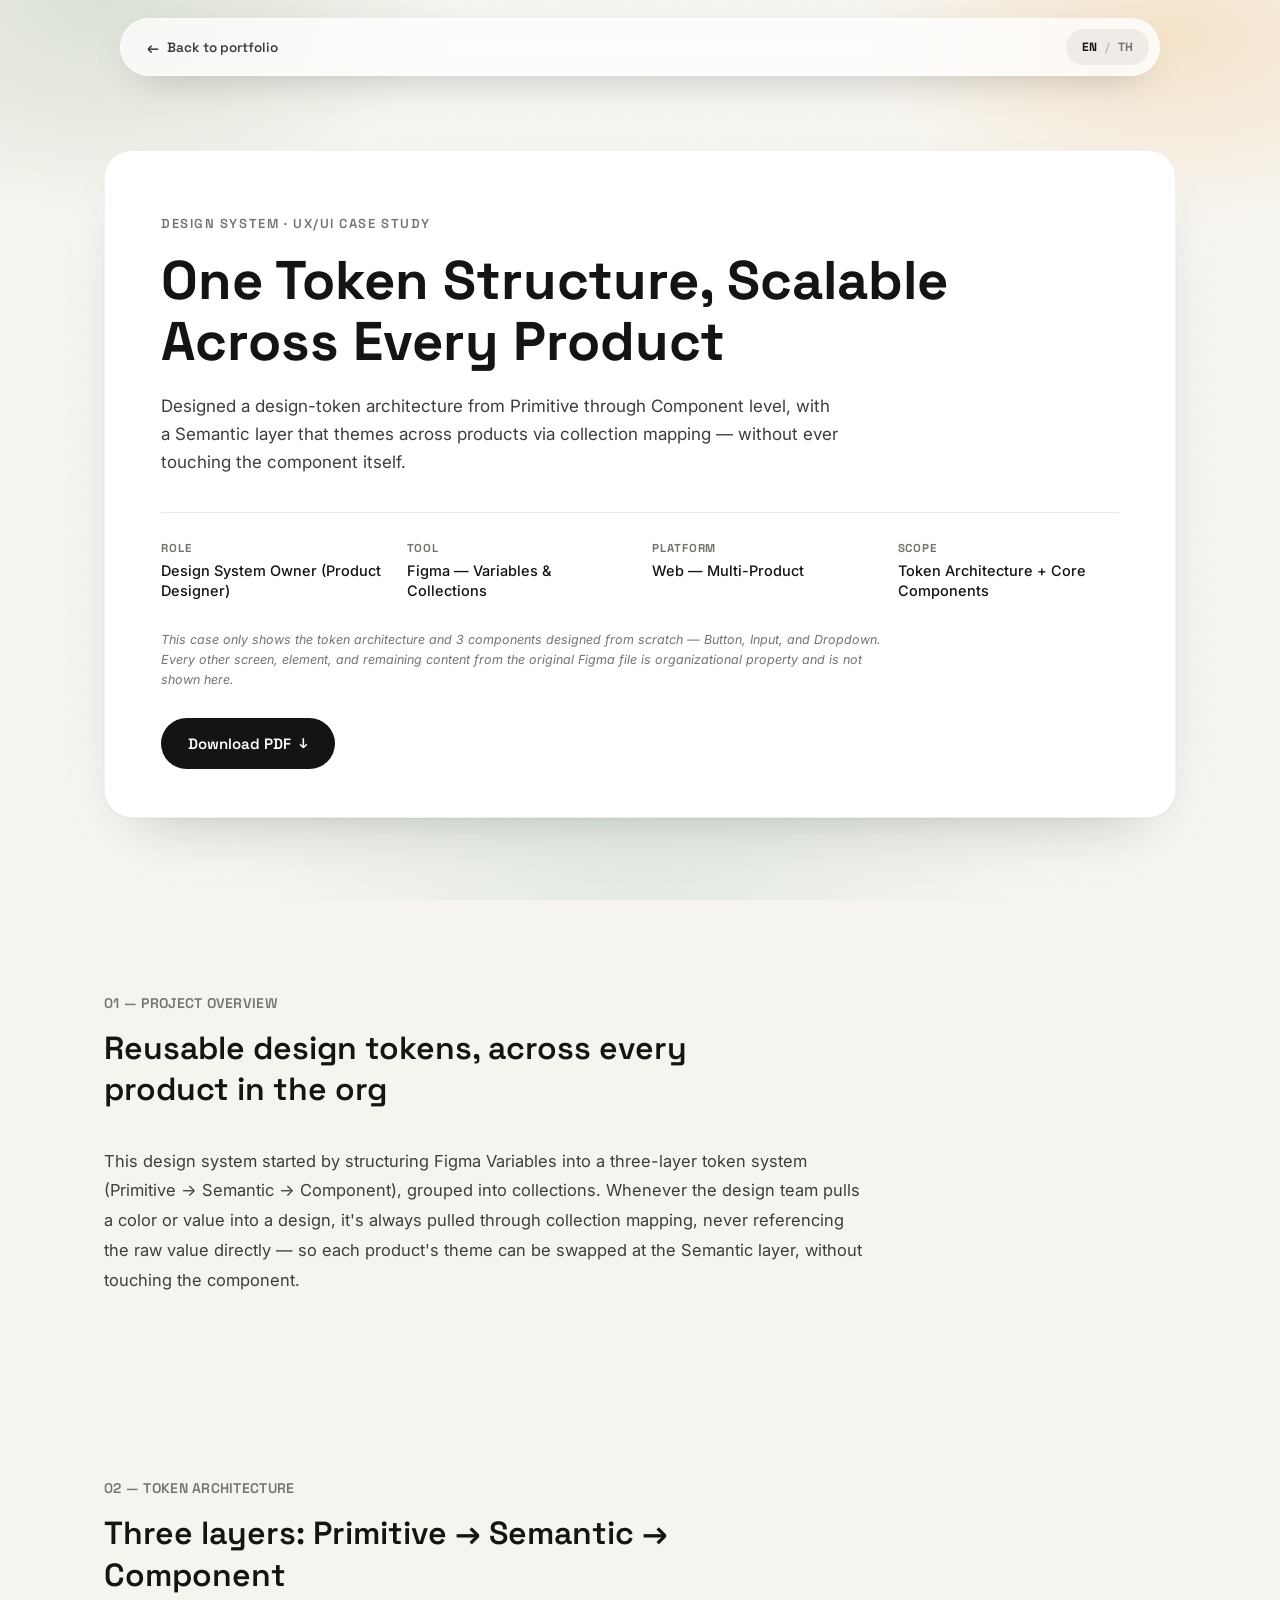
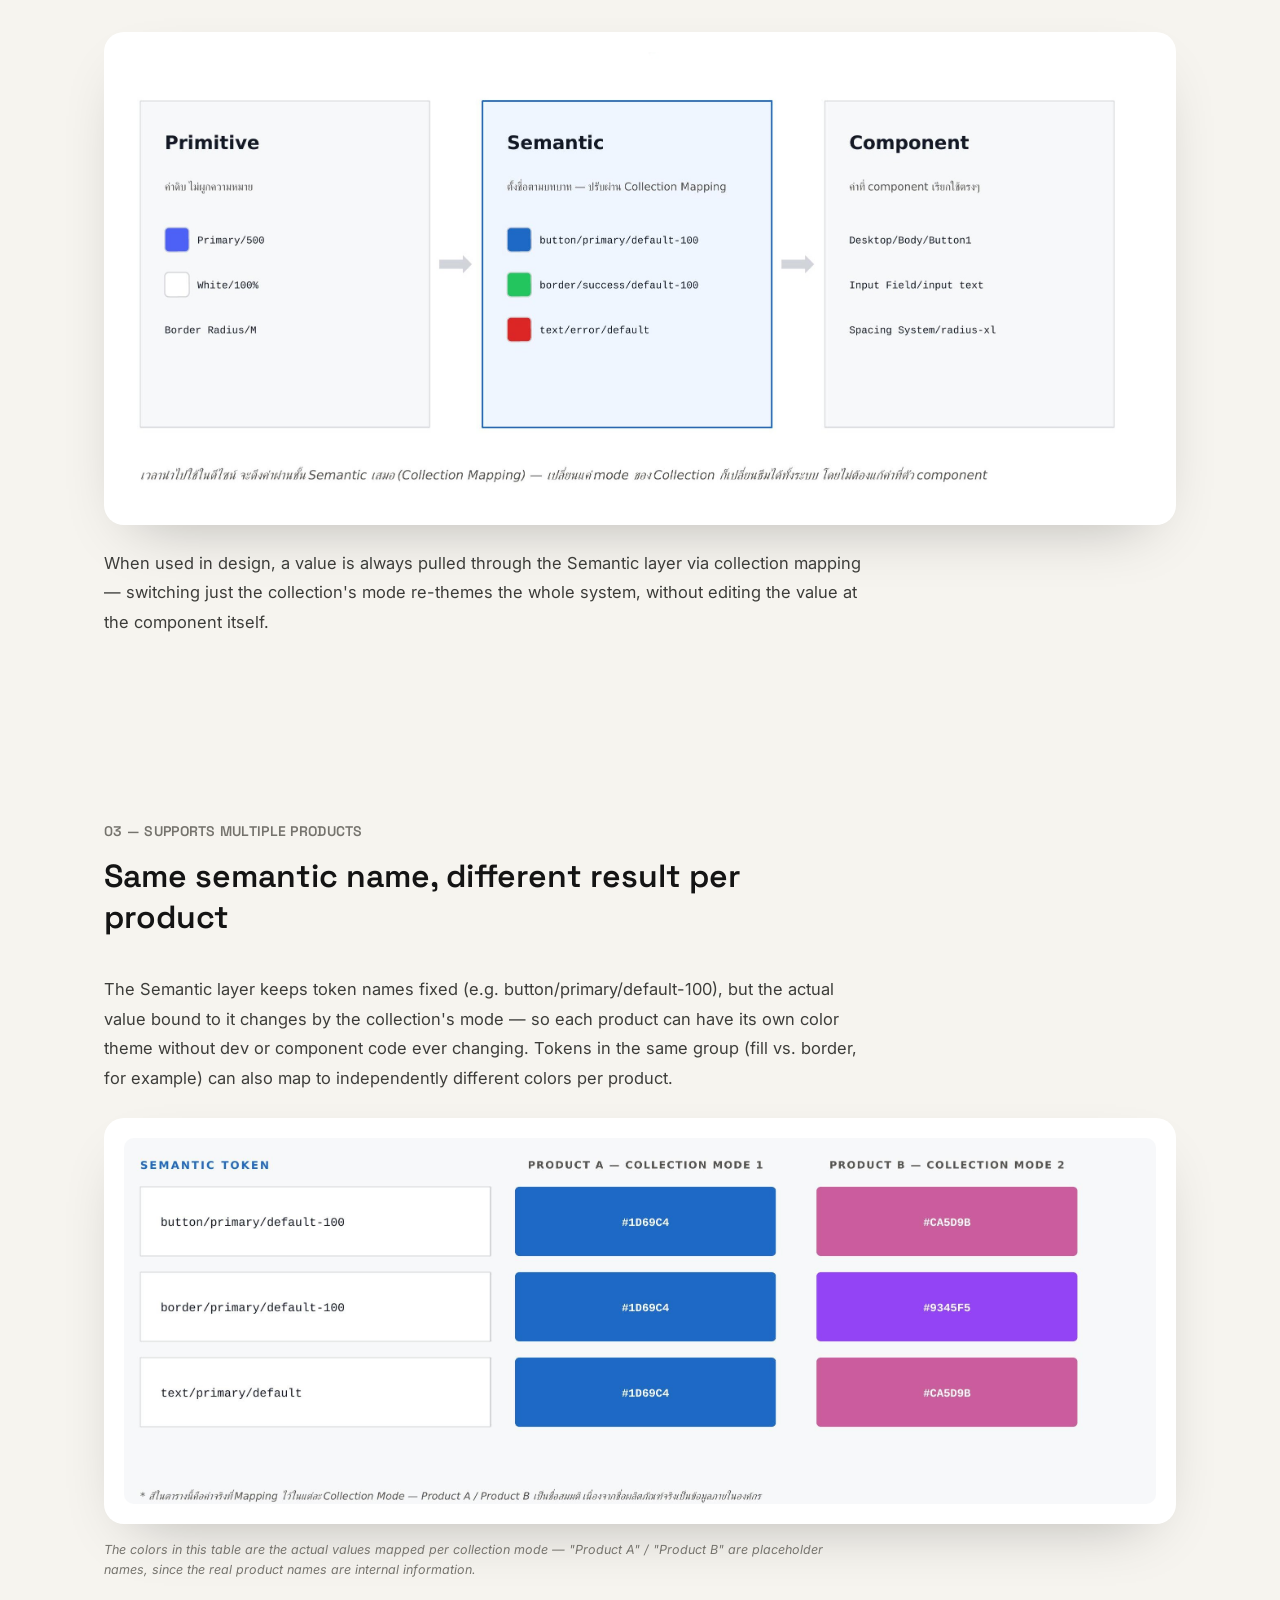
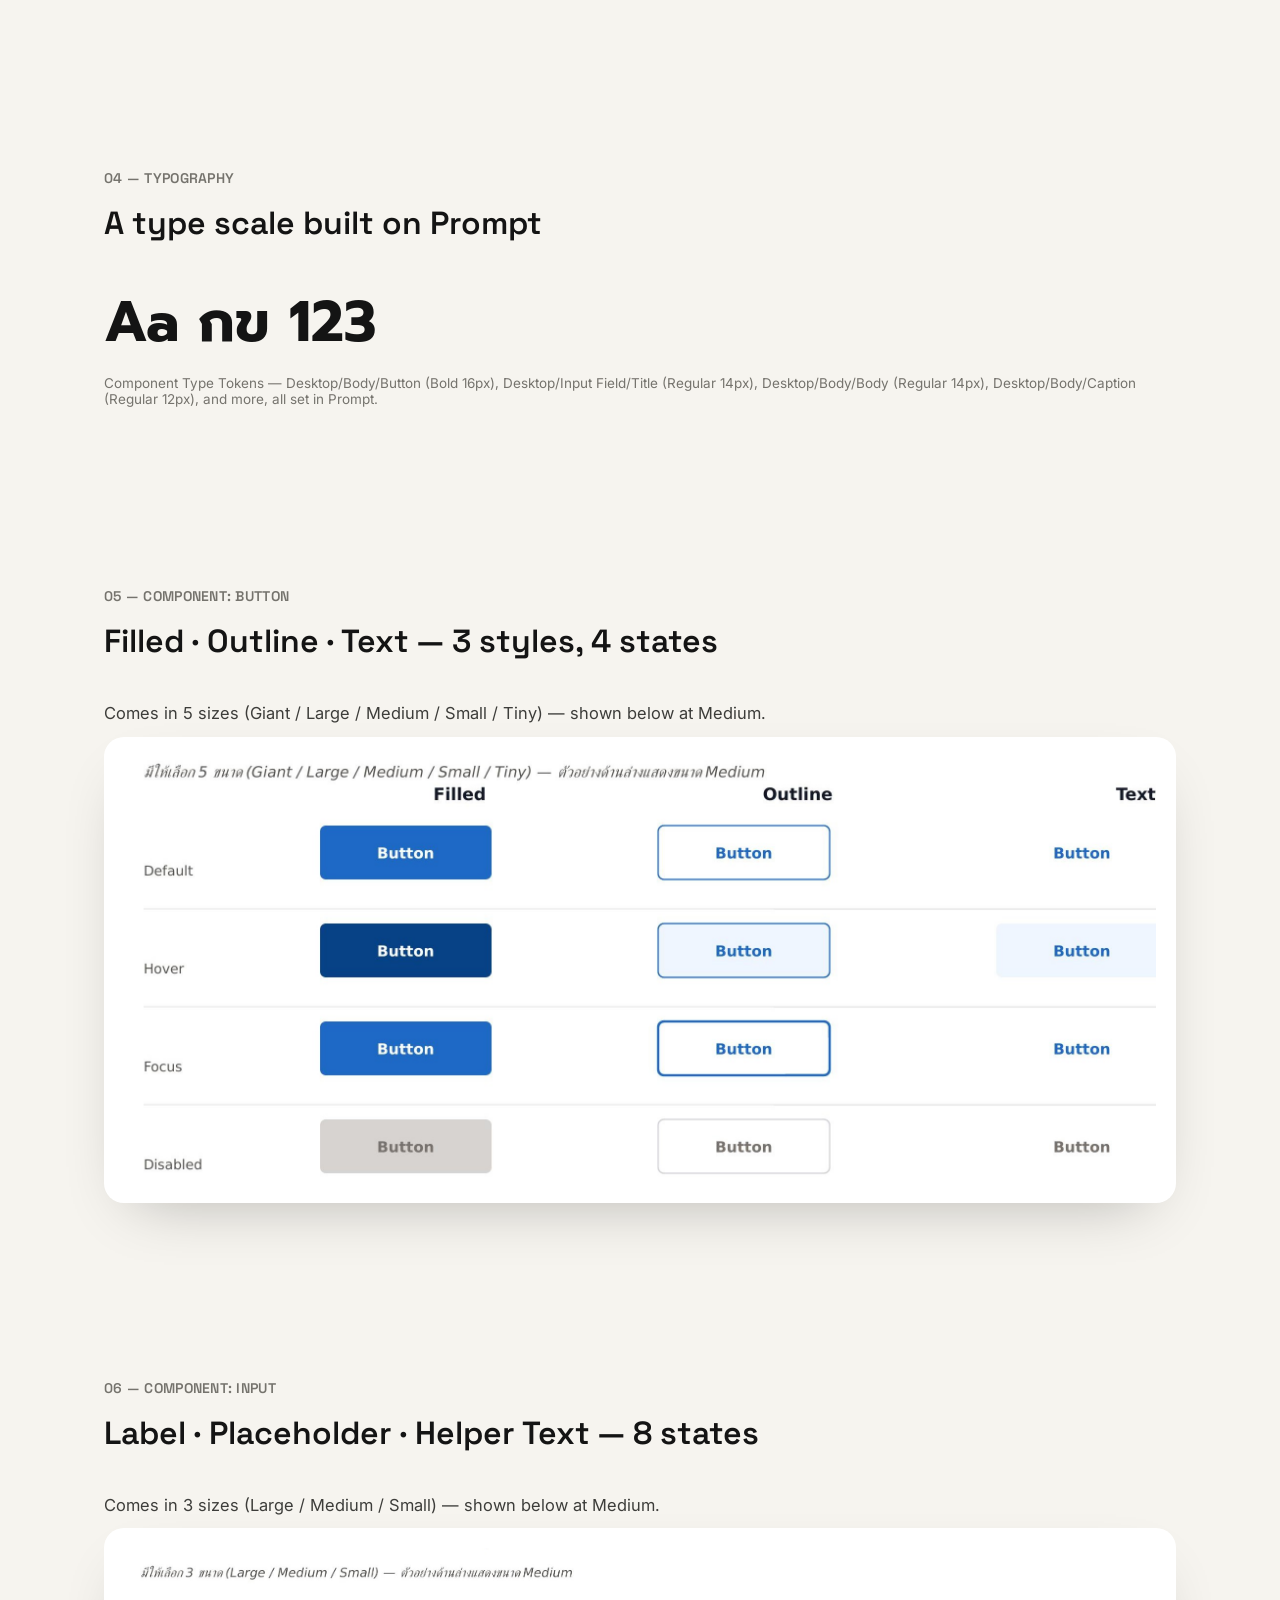
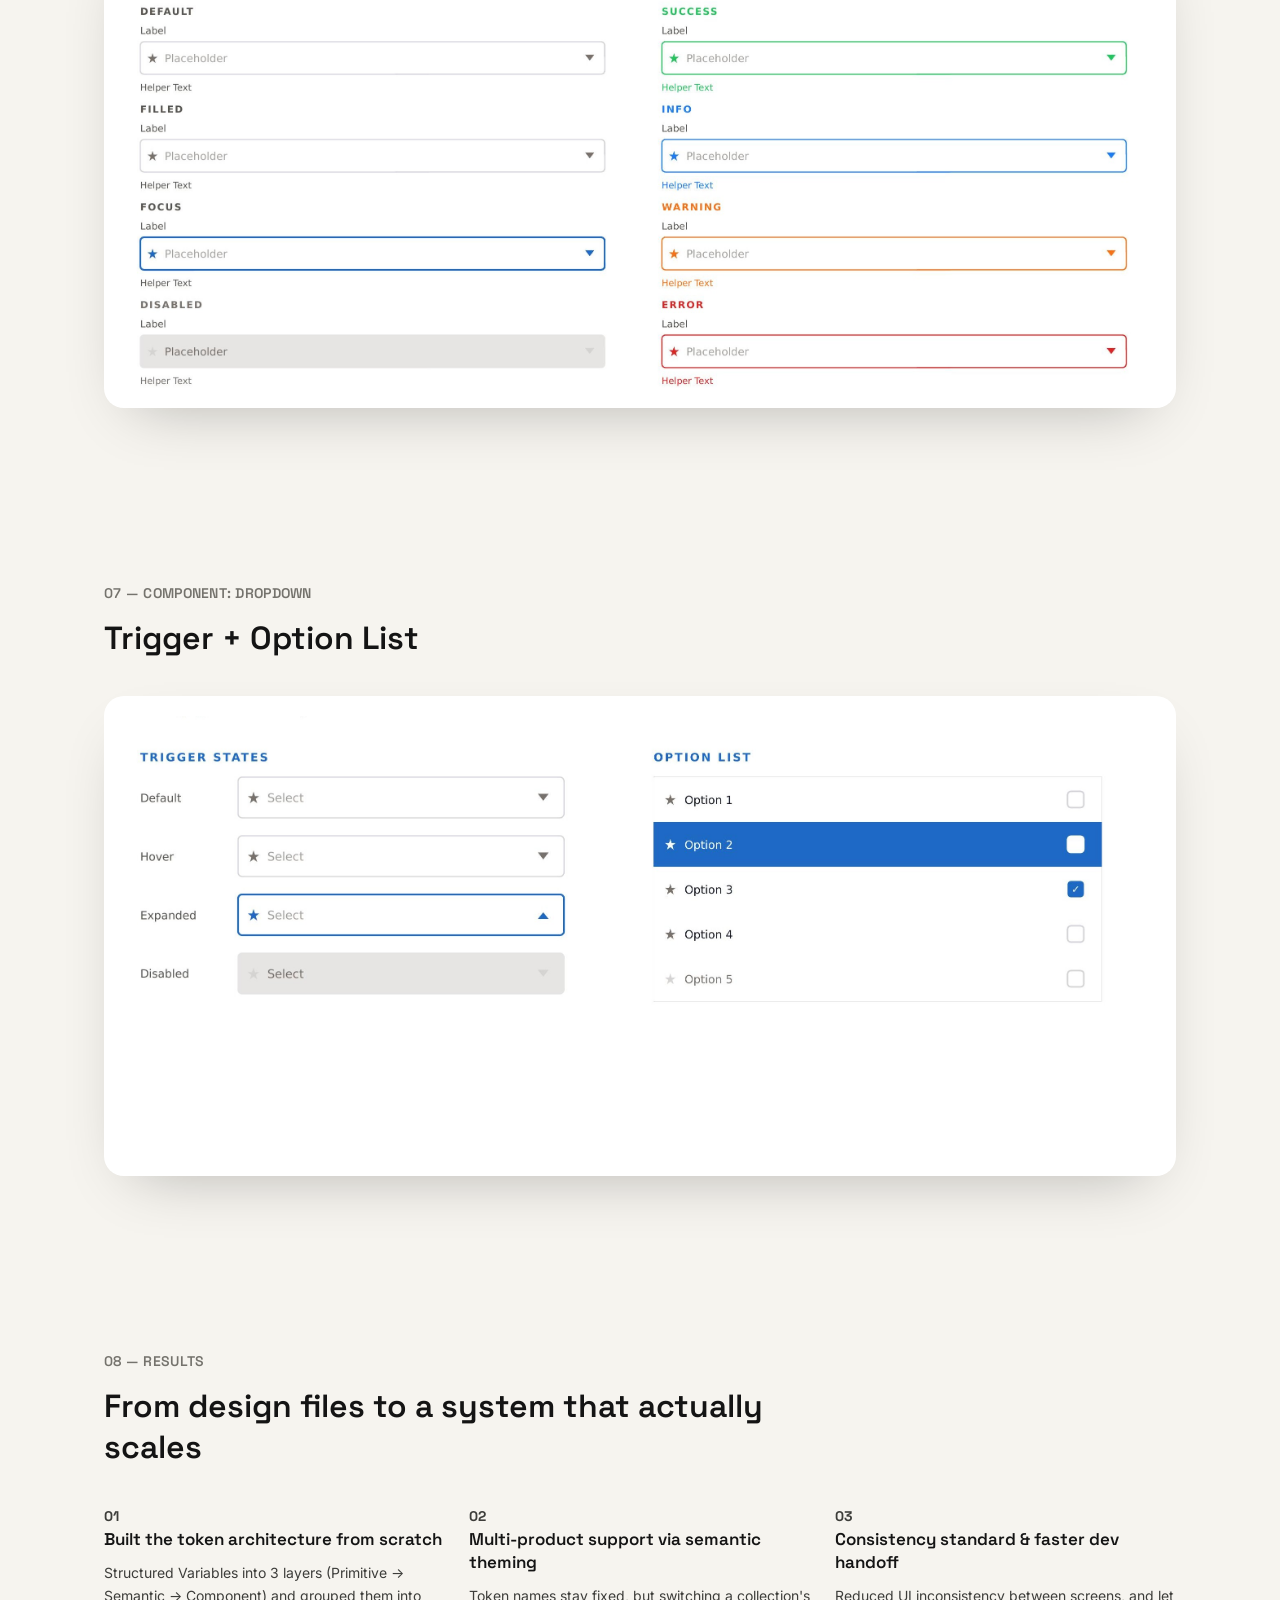
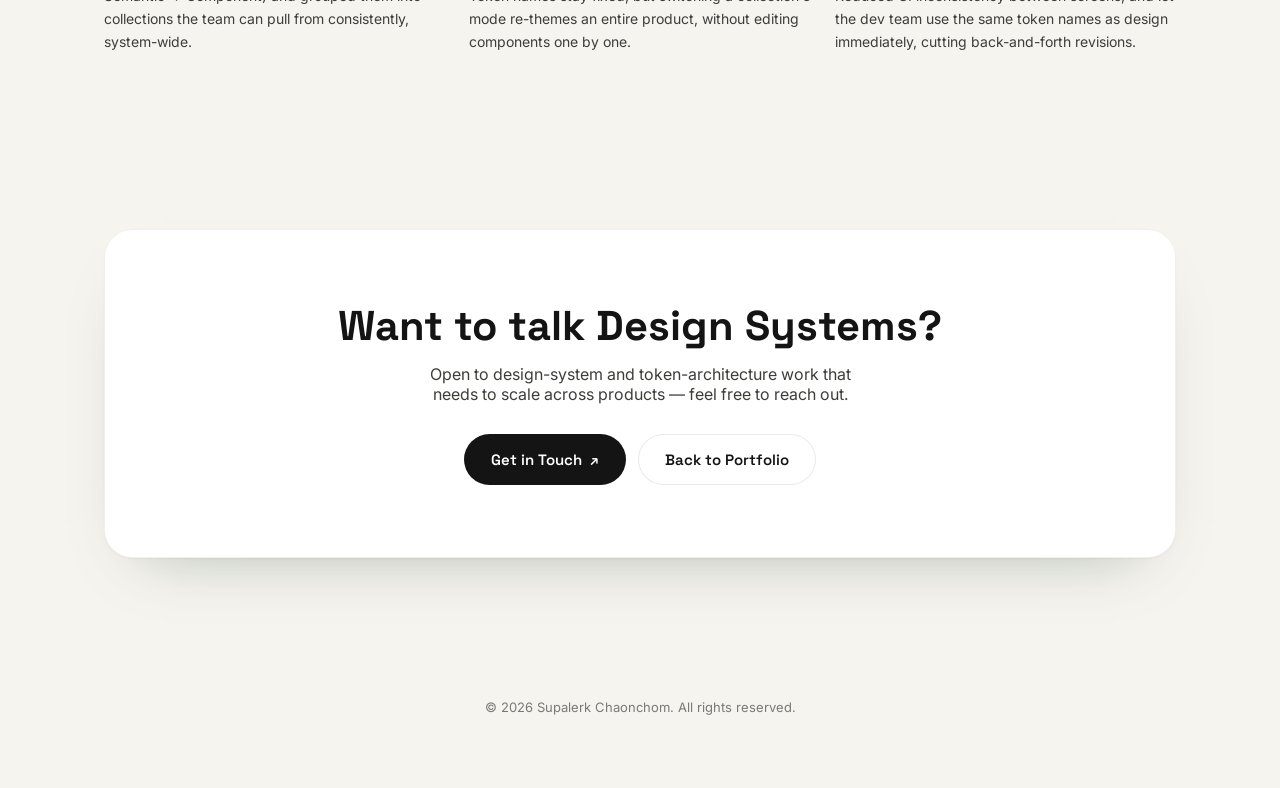
<file: jeeno-portfolio/work/design-system.html>
<!DOCTYPE html>
<html lang="en" data-lang="en">
<head>
<meta charset="UTF-8" />
<meta name="viewport" content="width=device-width, initial-scale=1.0" />
<title>Design System &amp; Token Architecture — Case Study | Supalerk Chaonchom</title>
<meta name="description" content="A three-layer design token architecture (Primitive → Semantic → Component) that themes across multiple products through collection mapping, without touching components." />
<link rel="icon" href="data:image/svg+xml,%3Csvg xmlns='http://www.w3.org/2000/svg' viewBox='0 0 100 100'%3E%3Crect width='100' height='100' rx='24' fill='%23111111'/%3E%3Ctext x='50' y='68' font-size='60' font-family='Arial, sans-serif' font-weight='700' fill='white' text-anchor='middle'%3ES%3C/text%3E%3C/svg%3E" />
<link rel="preconnect" href="https://fonts.googleapis.com">
<link rel="preconnect" href="https://fonts.gstatic.com" crossorigin>
<link href="https://fonts.googleapis.com/css2?family=Space+Grotesk:wght@400;500;600;700&family=Inter:wght@400;500;600;700&family=Noto+Sans+Thai:wght@400;500;600;700&family=Prompt:wght@300;400;500;600;700&display=swap" rel="stylesheet">
<link rel="stylesheet" href="../css/style.css?v=15" />
<link rel="stylesheet" href="../css/case-study.css?v=15" />
</head>
<body class="cs-body">

<div class="grain-layer" aria-hidden="true"></div>

<nav class="cs-nav">
  <div class="cs-nav-inner">
    <a href="../index.html#work" class="cs-back">
      <span class="arrow-left">&#8592;</span>
      <span data-en="Back to portfolio" data-th="กลับหน้าพอร์ตโฟลิโอ">Back to portfolio</span>
    </a>
    <button class="lang-toggle" id="langToggle" aria-label="Toggle language">
      <span class="lang-opt active" data-lang-btn="en">EN</span>
      <span class="lang-sep">/</span>
      <span class="lang-opt" data-lang-btn="th">TH</span>
    </button>
  </div>
</nav>

<main>

  <!-- HERO -->
  <section class="section cs-hero">
    <div class="card cs-hero-card reveal">
      <p class="cs-eyebrow" data-en="Design System · UX/UI Case Study" data-th="DESIGN SYSTEM · UX/UI CASE STUDY">Design System · UX/UI Case Study</p>

      <h1 class="cs-title" data-en="One Token Structure, Scalable Across Every Product" data-th="โครงสร้าง Token เดียว ขยายได้ทุกผลิตภัณฑ์">One Token Structure, Scalable Across Every Product</h1>

      <p class="cs-tagline" data-en="Designed a design-token architecture from Primitive through Component level, with a Semantic layer that themes across products via collection mapping — without ever touching the component itself." data-th="ออกแบบสถาปัตยกรรม Design Token ตั้งแต่ระดับ Primitive จนถึง Component พร้อมวางโครงสร้าง Semantic ที่ปรับธีมข้ามผลิตภัณฑ์ได้ผ่าน Collection Mapping โดยไม่ต้องแก้ที่ตัว component">Designed a design-token architecture from Primitive through Component level, with a Semantic layer that themes across products via collection mapping — without ever touching the component itself.</p>

      <div class="cs-meta-grid">
        <div class="cs-meta-item">
          <span class="cs-meta-label" data-en="Role" data-th="บทบาท">Role</span>
          <span class="cs-meta-value" data-en="Design System Owner (Product Designer)" data-th="Design System Owner (Product Designer)">Design System Owner (Product Designer)</span>
        </div>
        <div class="cs-meta-item">
          <span class="cs-meta-label" data-en="Tool" data-th="เครื่องมือ">Tool</span>
          <span class="cs-meta-value" data-en="Figma — Variables &amp; Collections" data-th="Figma — Variables &amp; Collections">Figma — Variables &amp; Collections</span>
        </div>
        <div class="cs-meta-item">
          <span class="cs-meta-label" data-en="Platform" data-th="แพลตฟอร์ม">Platform</span>
          <span class="cs-meta-value" data-en="Web — Multi-Product" data-th="เว็บ — หลายผลิตภัณฑ์">Web — Multi-Product</span>
        </div>
        <div class="cs-meta-item">
          <span class="cs-meta-label" data-en="Scope" data-th="ขอบเขต">Scope</span>
          <span class="cs-meta-value" data-en="Token Architecture + Core Components" data-th="Token Architecture + Core Components">Token Architecture + Core Components</span>
        </div>
      </div>

      <p class="cs-note" data-en="This case only shows the token architecture and 3 components designed from scratch — Button, Input, and Dropdown. Every other screen, element, and remaining content from the original Figma file is organizational property and is not shown here." data-th="ตัวอย่างนี้แสดงเฉพาะสถาปัตยกรรม Token และ component ที่ออกแบบเอง 3 ตัว ได้แก่ Button, Input และ Dropdown เท่านั้น ส่วนหน้าจออื่น องค์ประกอบอื่น และเนื้อหาที่เหลือในไฟล์ Figma ต้นฉบับ เป็นทรัพย์สินขององค์กรและไม่ถูกนำมาแสดงในที่นี้">This case only shows the token architecture and 3 components designed from scratch — Button, Input, and Dropdown. Every other screen, element, and remaining content from the original Figma file is organizational property and is not shown here.</p>

      <div class="cs-hero-actions">
        <a href="../assets/pdf/design-system-case-study.pdf" class="btn btn-dark cs-pdf-download" data-filename="Design-System-Case-Study.pdf" download>
          <span data-en="Download PDF" data-th="ดาวน์โหลด PDF">Download PDF</span>
          <span class="arrow">&#8595;</span>
        </a>
      </div>
    </div>
  </section>

  <!-- 01 OVERVIEW -->
  <section class="section reveal">
    <p class="cs-section-label" data-en="01 — Project Overview" data-th="01 — ภาพรวมโปรเจกต์">01 — Project Overview</p>
    <h2 class="cs-h2" data-en="Reusable design tokens, across every product in the org" data-th="Design Token ที่ใช้ซ้ำได้ ทุกผลิตภัณฑ์ในองค์กร">Reusable design tokens, across every product in the org</h2>
    <p class="cs-overview-text" data-en="This design system started by structuring Figma Variables into a three-layer token system (Primitive → Semantic → Component), grouped into collections. Whenever the design team pulls a color or value into a design, it's always pulled through collection mapping, never referencing the raw value directly — so each product's theme can be swapped at the Semantic layer, without touching the component." data-th="ระบบ Design System นี้เริ่มจากการวาง Variables ใน Figma ให้เป็น Token System 3 ชั้น (Primitive → Semantic → Component) แล้วจัดกลุ่มเป็น Collection ต่างๆ เมื่อทีมออกแบบดึงสีหรือค่าต่างๆ ไปใช้ในดีไซน์ จะดึงผ่าน Collection Mapping เสมอ ไม่อ้างอิงค่าดิบโดยตรง จึงสามารถสลับธีมของแต่ละผลิตภัณฑ์ได้จากชั้น Semantic โดยไม่ต้องแก้ที่ component">This design system started by structuring Figma Variables into a three-layer token system (Primitive → Semantic → Component), grouped into collections. Whenever the design team pulls a color or value into a design, it's always pulled through collection mapping, never referencing the raw value directly — so each product's theme can be swapped at the Semantic layer, without touching the component.</p>
  </section>

  <!-- 02 TOKEN ARCHITECTURE -->
  <section class="section reveal">
    <p class="cs-section-label" data-en="02 — Token Architecture" data-th="02 — สถาปัตยกรรม TOKEN">02 — Token Architecture</p>
    <h2 class="cs-h2" data-en="Three layers: Primitive → Semantic → Component" data-th="สามชั้น: Primitive → Semantic → Component">Three layers: Primitive → Semantic → Component</h2>
    <div class="cs-shot cs-shot-full">
      <img src="../assets/case-studies/ds-tokens.jpg" alt="Diagram of the three-layer token architecture: Primitive, Semantic, and Component" />
    </div>
    <p class="cs-overview-text" style="margin-top:24px;" data-en="When used in design, a value is always pulled through the Semantic layer via collection mapping — switching just the collection's mode re-themes the whole system, without editing the value at the component itself." data-th="เวลานำไปใช้ในดีไซน์ จะดึงค่าผ่านชั้น Semantic เสมอ (Collection Mapping) เปลี่ยนแค่ mode ของ Collection ก็เปลี่ยนธีมได้ทั้งระบบ โดยไม่ต้องแก้ค่าที่ตัว component">When used in design, a value is always pulled through the Semantic layer via collection mapping — switching just the collection's mode re-themes the whole system, without editing the value at the component itself.</p>
  </section>

  <!-- 03 MULTI-PRODUCT THEMING -->
  <section class="section reveal">
    <p class="cs-section-label" data-en="03 — Supports Multiple Products" data-th="03 — รองรับหลายผลิตภัณฑ์">03 — Supports Multiple Products</p>
    <h2 class="cs-h2" data-en="Same semantic name, different result per product" data-th="ชื่อ Semantic เดิม ผลลัพธ์เปลี่ยนตามผลิตภัณฑ์">Same semantic name, different result per product</h2>
    <p class="cs-overview-text" data-en="The Semantic layer keeps token names fixed (e.g. button/primary/default-100), but the actual value bound to it changes by the collection's mode — so each product can have its own color theme without dev or component code ever changing. Tokens in the same group (fill vs. border, for example) can also map to independently different colors per product." data-th="ชั้น Semantic เก็บชื่อ token ไว้คงที่ (เช่น button/primary/default-100) แต่ค่าจริงที่ผูกอยู่เปลี่ยนได้ตาม mode ของ Collection แต่ละผลิตภัณฑ์จึงมีธีมสีของตัวเองได้ โดยที่ component และโค้ดฝั่ง dev ไม่ต้องเปลี่ยนเลย และแต่ละ token ในกลุ่มเดียวกัน (เช่น fill กับ border) ก็ map ไปยังสีที่ต่างกันได้อย่างอิสระตามที่ตั้งค่าไว้ในแต่ละผลิตภัณฑ์">The Semantic layer keeps token names fixed (e.g. button/primary/default-100), but the actual value bound to it changes by the collection's mode — so each product can have its own color theme without dev or component code ever changing. Tokens in the same group (fill vs. border, for example) can also map to independently different colors per product.</p>
    <div class="cs-shot cs-shot-full" style="margin-top:24px;">
      <img src="../assets/case-studies/ds-semantic.jpg" alt="Semantic token table showing the same token names mapped to different values for Product A and Product B" />
    </div>
    <p class="cs-note" style="margin-top:16px;" data-en="The colors in this table are the actual values mapped per collection mode — &quot;Product A&quot; / &quot;Product B&quot; are placeholder names, since the real product names are internal information." data-th="สีในตารางนี้คือค่าจริงที่ Mapping ไว้ในแต่ละ Collection Mode — Product A / Product B เป็นชื่อสมมติ เนื่องจากชื่อผลิตภัณฑ์จริงเป็นข้อมูลภายในองค์กร">The colors in this table are the actual values mapped per collection mode — "Product A" / "Product B" are placeholder names, since the real product names are internal information.</p>
  </section>

  <!-- 04 TYPOGRAPHY -->
  <section class="section reveal">
    <p class="cs-section-label" data-en="04 — Typography" data-th="04 — TYPOGRAPHY">04 — Typography</p>
    <h2 class="cs-h2" data-en="A type scale built on Prompt" data-th="Type Scale บนฟอนต์ Prompt">A type scale built on Prompt</h2>
    <p class="cs-type-sample" style="font-family:'Prompt',sans-serif;">Aa กข 123</p>
    <p class="cs-type-caption" data-en="Component Type Tokens — Desktop/Body/Button (Bold 16px), Desktop/Input Field/Title (Regular 14px), Desktop/Body/Body (Regular 14px), Desktop/Body/Caption (Regular 12px), and more, all set in Prompt." data-th="COMPONENT TYPE TOKENS — Desktop/Body/Button1 Bold·16px, Desktop/Input Field/Title Regular·14px, Desktop/Body/Body3 Regular·14px, Desktop/Body/Caption Regular·12px และอื่นๆ ตั้งค่าด้วยฟอนต์ Prompt ทั้งหมด">Component Type Tokens — Desktop/Body/Button (Bold 16px), Desktop/Input Field/Title (Regular 14px), Desktop/Body/Body (Regular 14px), Desktop/Body/Caption (Regular 12px), and more, all set in Prompt.</p>
  </section>

  <!-- 05 BUTTON -->
  <section class="section reveal">
    <p class="cs-section-label" data-en="05 — Component: Button" data-th="05 — COMPONENT: BUTTON">05 — Component: Button</p>
    <h2 class="cs-h2" data-en="Filled · Outline · Text — 3 styles, 4 states" data-th="Filled · Outline · Text — 3 สไตล์ 4 สถานะ">Filled · Outline · Text — 3 styles, 4 states</h2>
    <p class="cs-overview-text" data-en="Comes in 5 sizes (Giant / Large / Medium / Small / Tiny) — shown below at Medium." data-th="มีให้เลือก 5 ขนาด (Giant / Large / Medium / Small / Tiny) — ตัวอย่างด้านล่างแสดงขนาด Medium">Comes in 5 sizes (Giant / Large / Medium / Small / Tiny) — shown below at Medium.</p>
    <div class="cs-shot cs-shot-full" style="margin-top:8px;">
      <img src="../assets/case-studies/ds-button.jpg" alt="Button component states: Filled, Outline, Text styles across Default, Hover, Focus, Disabled states" />
    </div>
  </section>

  <!-- 06 INPUT -->
  <section class="section reveal">
    <p class="cs-section-label" data-en="06 — Component: Input" data-th="06 — COMPONENT: INPUT">06 — Component: Input</p>
    <h2 class="cs-h2" data-en="Label · Placeholder · Helper Text — 8 states" data-th="Label · Placeholder · Helper Text — 8 สถานะ">Label · Placeholder · Helper Text — 8 states</h2>
    <p class="cs-overview-text" data-en="Comes in 3 sizes (Large / Medium / Small) — shown below at Medium." data-th="มีให้เลือก 3 ขนาด (Large / Medium / Small) — ตัวอย่างด้านล่างแสดงขนาด Medium">Comes in 3 sizes (Large / Medium / Small) — shown below at Medium.</p>
    <div class="cs-shot cs-shot-full" style="margin-top:8px;">
      <img src="../assets/case-studies/ds-input.jpg" alt="Input component states: Default, Filled, Focus, Disabled, Success, Info, Warning, Error" />
    </div>
  </section>

  <!-- 07 DROPDOWN -->
  <section class="section reveal">
    <p class="cs-section-label" data-en="07 — Component: Dropdown" data-th="07 — COMPONENT: DROPDOWN">07 — Component: Dropdown</p>
    <h2 class="cs-h2" data-en="Trigger + Option List" data-th="Trigger + Option List">Trigger + Option List</h2>
    <div class="cs-shot cs-shot-full">
      <img src="../assets/case-studies/ds-dropdown.jpg" alt="Dropdown component: trigger states (Default, Hover, Expanded, Disabled) and option list" />
    </div>
  </section>

  <!-- 08 RESULTS -->
  <section class="section reveal">
    <p class="cs-section-label" data-en="08 — Results" data-th="08 — ผลลัพธ์">08 — Results</p>
    <h2 class="cs-h2" data-en="From design files to a system that actually scales" data-th="จากไฟล์ดีไซน์ สู่ระบบที่สเกลได้จริง">From design files to a system that actually scales</h2>
    <div class="cs-results">
      <div class="cs-result">
        <p class="cs-result-num">01</p>
        <h4 data-en="Built the token architecture from scratch" data-th="ออกแบบ Token Architecture เอง">Built the token architecture from scratch</h4>
        <p data-en="Structured Variables into 3 layers (Primitive → Semantic → Component) and grouped them into collections the team can pull from consistently, system-wide." data-th="วาง Variables เป็น 3 ชั้น (Primitive → Semantic → Component) และจัดกลุ่มเป็น Collection ให้ทีมดึงไปใช้ผ่าน Mapping ได้ตรงกันทั้งระบบ">Structured Variables into 3 layers (Primitive → Semantic → Component) and grouped them into collections the team can pull from consistently, system-wide.</p>
      </div>
      <div class="cs-result">
        <p class="cs-result-num">02</p>
        <h4 data-en="Multi-product support via semantic theming" data-th="รองรับหลายผลิตภัณฑ์ผ่าน Semantic Theming">Multi-product support via semantic theming</h4>
        <p data-en="Token names stay fixed, but switching a collection's mode re-themes an entire product, without editing components one by one." data-th="ชื่อ token คงที่ แต่สลับ mode ของ Collection ก็เปลี่ยนธีมได้ทั้งผลิตภัณฑ์ โดยไม่ต้องแก้ component ทีละตัว">Token names stay fixed, but switching a collection's mode re-themes an entire product, without editing components one by one.</p>
      </div>
      <div class="cs-result">
        <p class="cs-result-num">03</p>
        <h4 data-en="Consistency standard &amp; faster dev handoff" data-th="มาตรฐาน Consistency &amp; ลดเวลา Dev Handoff">Consistency standard &amp; faster dev handoff</h4>
        <p data-en="Reduced UI inconsistency between screens, and let the dev team use the same token names as design immediately, cutting back-and-forth revisions." data-th="ลดความไม่สอดคล้องของ UI ระหว่างหน้าจอ และให้ทีม dev ใช้ชื่อ token เดียวกับดีไซน์ได้ทันที ลดรอบแก้งานไปมา">Reduced UI inconsistency between screens, and let the dev team use the same token names as design immediately, cutting back-and-forth revisions.</p>
      </div>
    </div>
  </section>

  <!-- CLOSING CTA -->
  <section class="section reveal">
    <div class="card cs-cta-card">
      <h2 class="cs-cta-title" data-en="Want to talk Design Systems?" data-th="สนใจร่วมงาน หรืออยากคุยเรื่อง Design System?">Want to talk Design Systems?</h2>
      <p class="cs-cta-sub" data-en="Open to design-system and token-architecture work that needs to scale across products — feel free to reach out." data-th="เปิดรับงานออกแบบระบบดีไซน์และ Token Architecture ที่ต้องสเกลได้จริงข้ามผลิตภัณฑ์ ทักมาคุยกันได้เลย">Open to design-system and token-architecture work that needs to scale across products — feel free to reach out.</p>
      <div class="cs-cta-actions">
        <a href="mailto:jeenosupalerk@gmail.com" class="btn btn-dark">
          <span data-en="Get in Touch" data-th="ติดต่อฉัน">Get in Touch</span>
          <span class="arrow">&#8599;</span>
        </a>
        <a href="../index.html#work" class="btn btn-outline">
          <span data-en="Back to Portfolio" data-th="กลับหน้าพอร์ตโฟลิโอ">Back to Portfolio</span>
        </a>
      </div>
    </div>
  </section>

</main>

<footer class="site-footer">
  <p>&copy; <span id="year"></span> Supalerk Chaonchom. <span data-en="All rights reserved." data-th="สงวนลิขสิทธิ์">All rights reserved.</span></p>
</footer>

<script src="../js/main.js?v=15"></script>
</body>
</html>
</file>
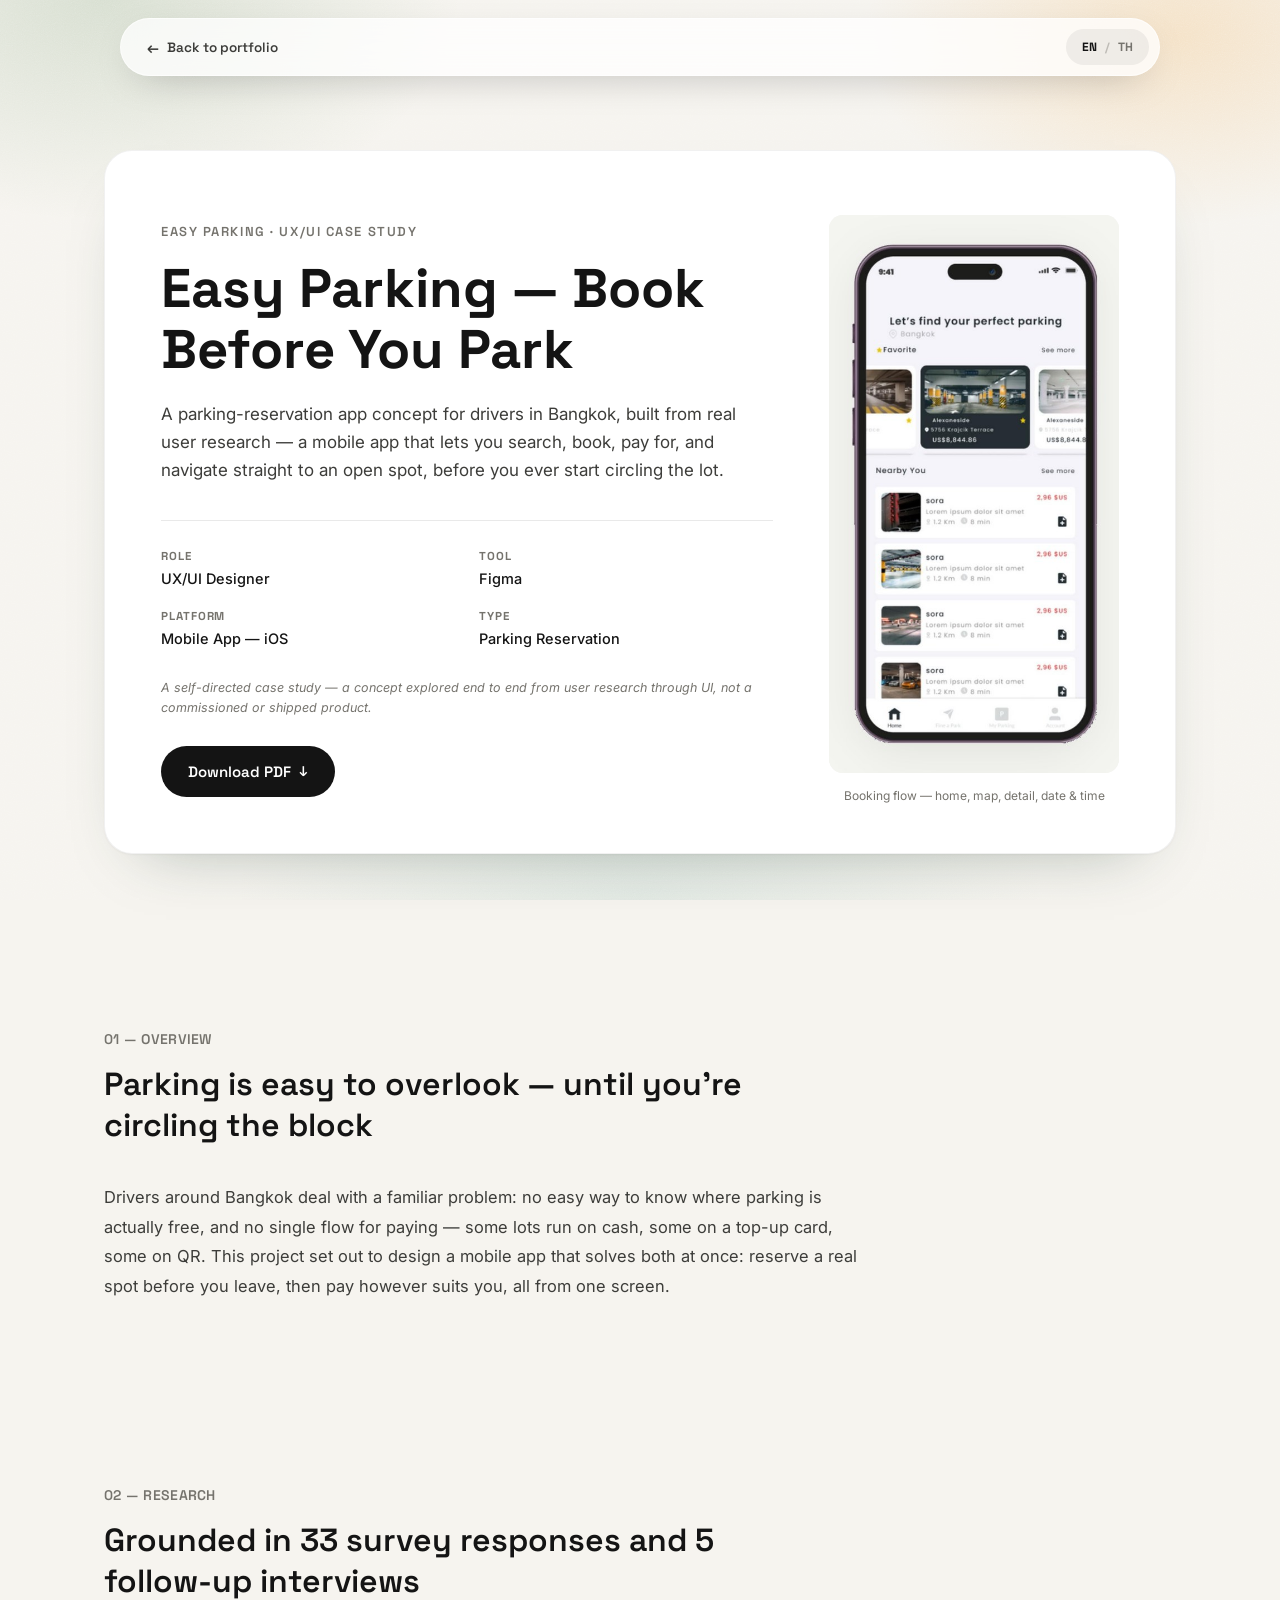
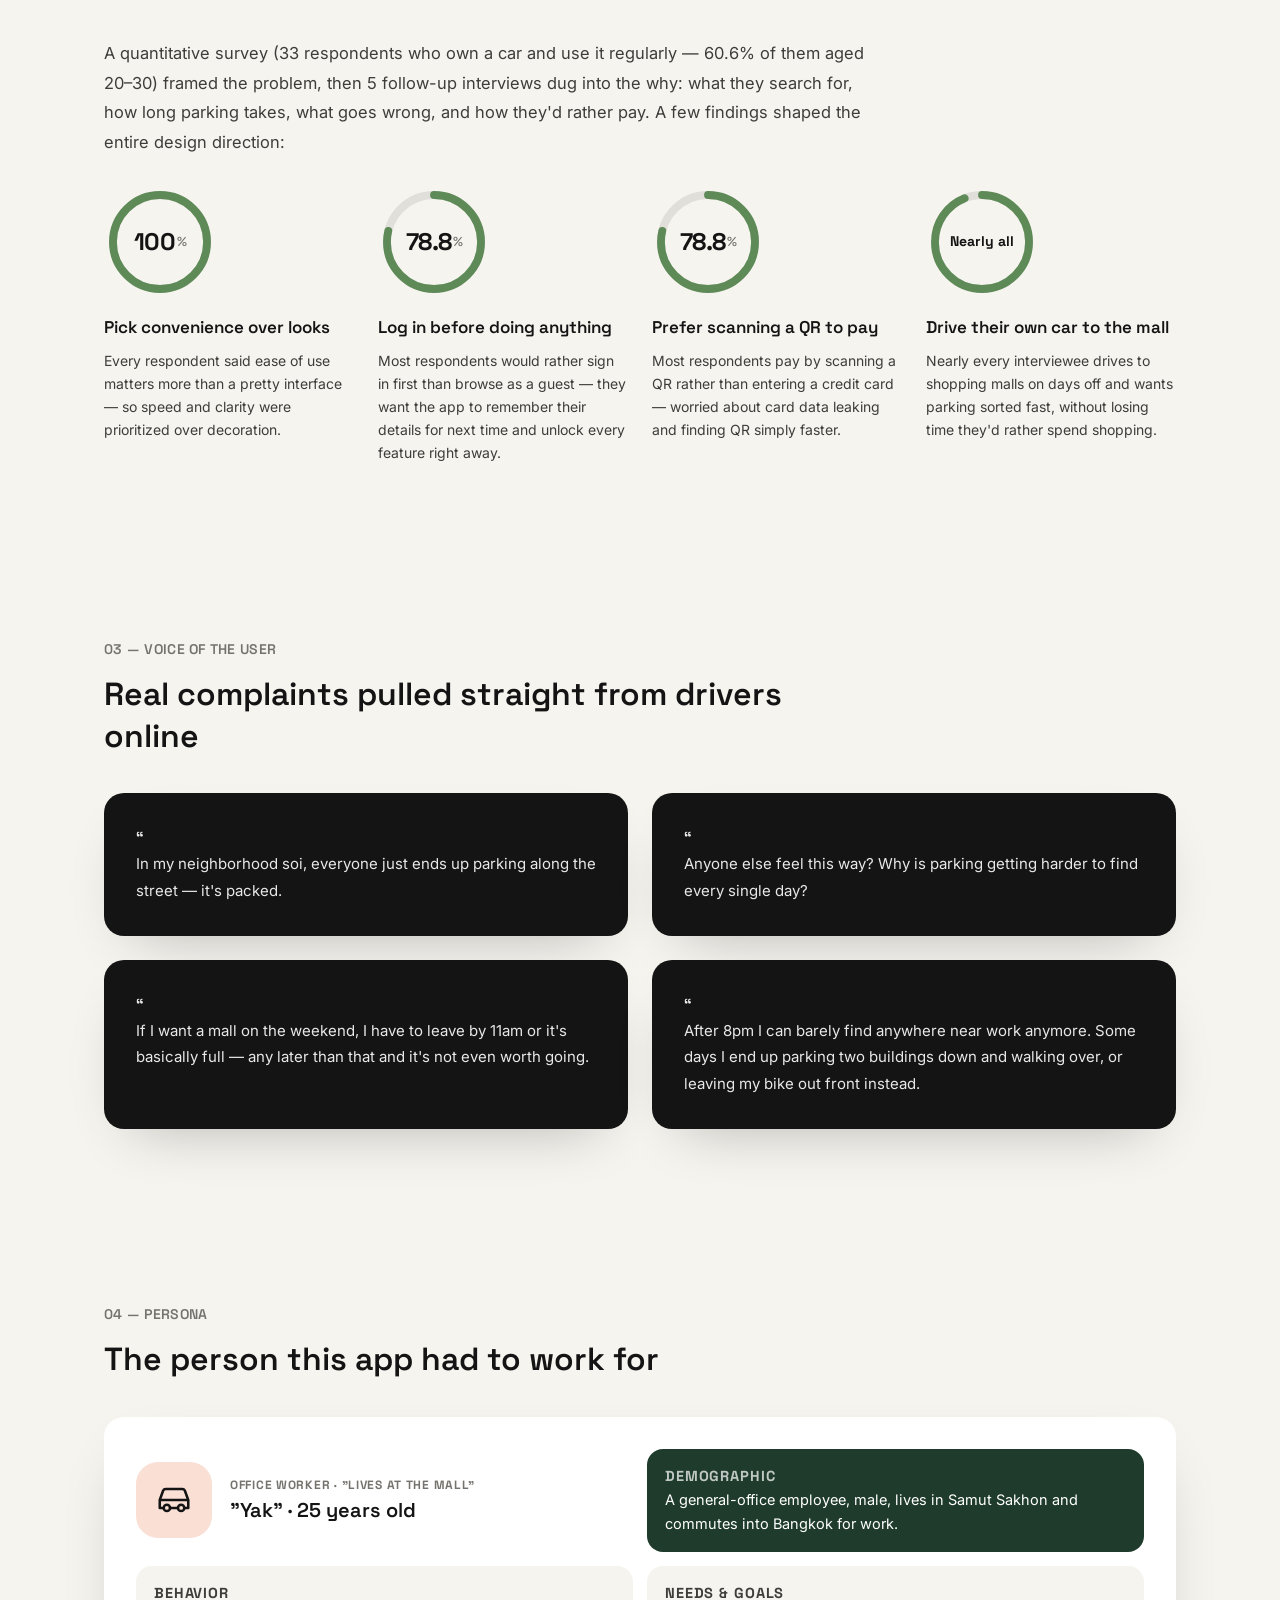
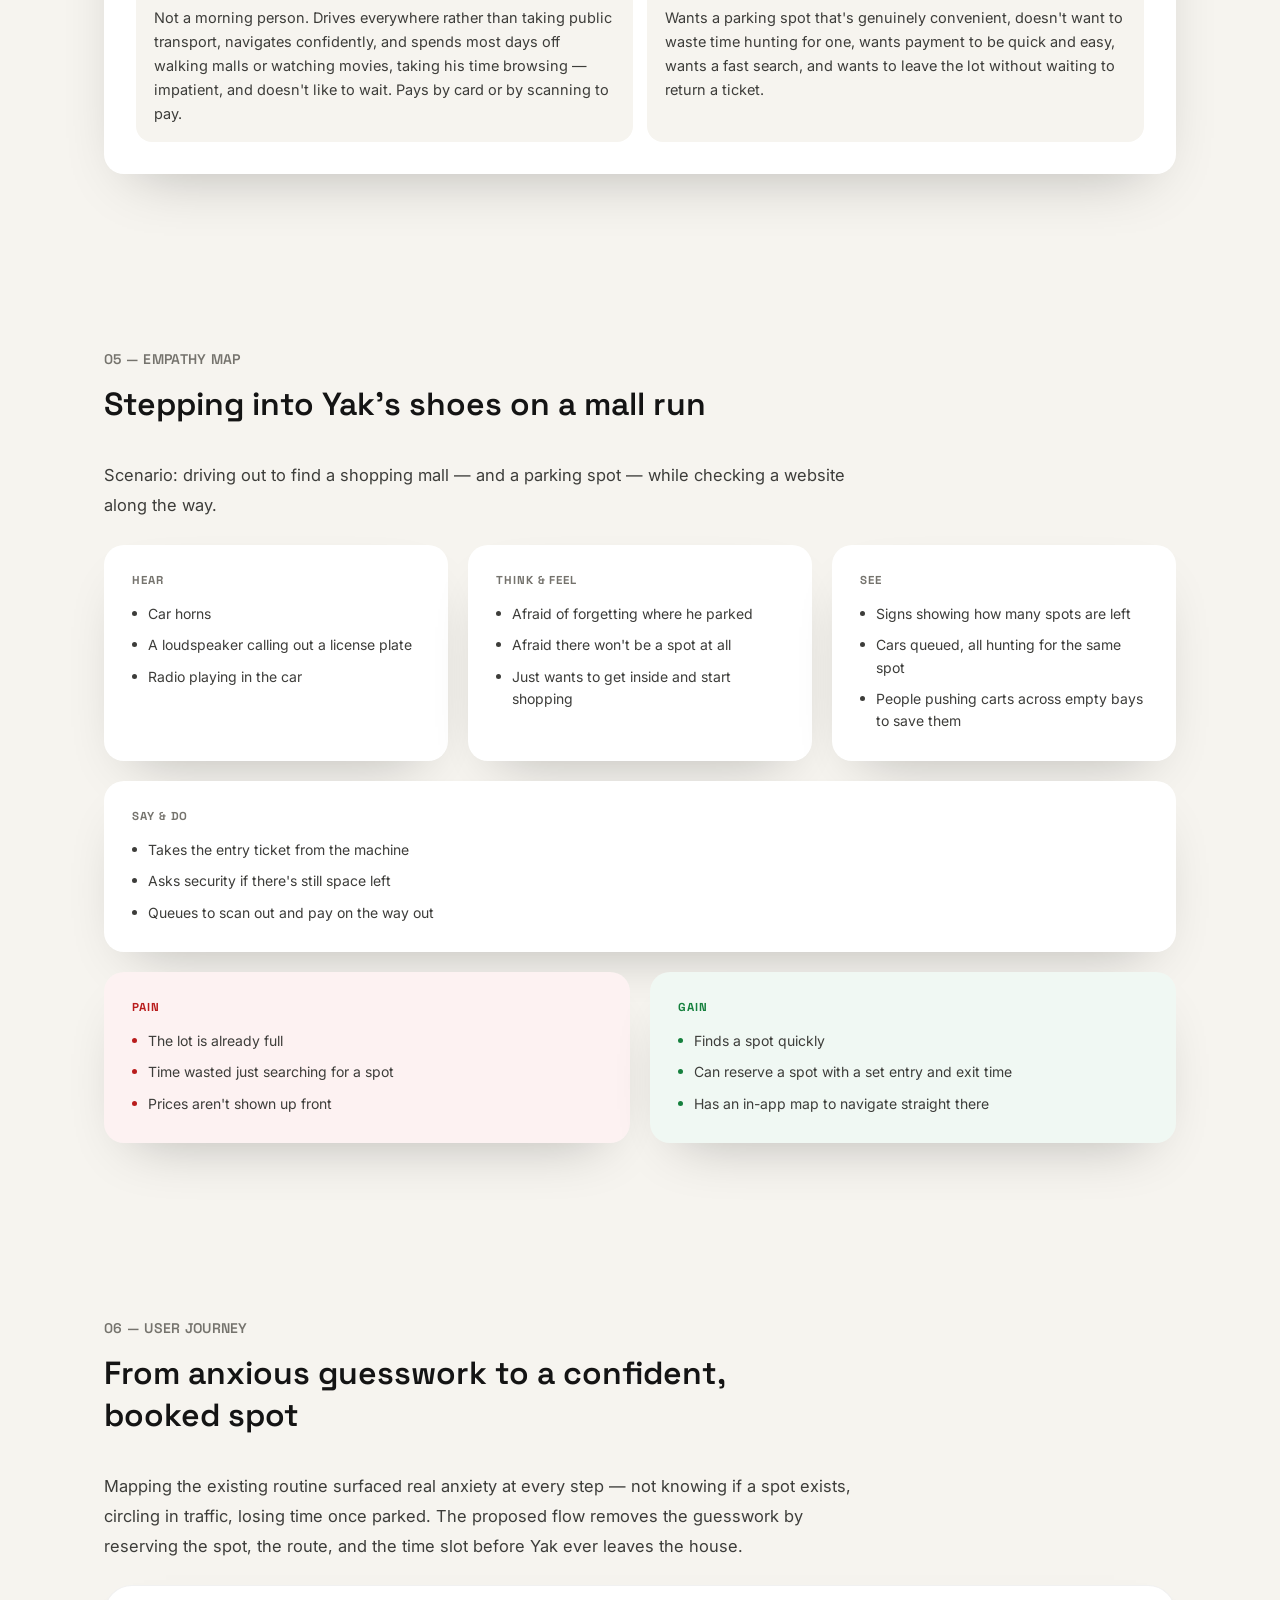
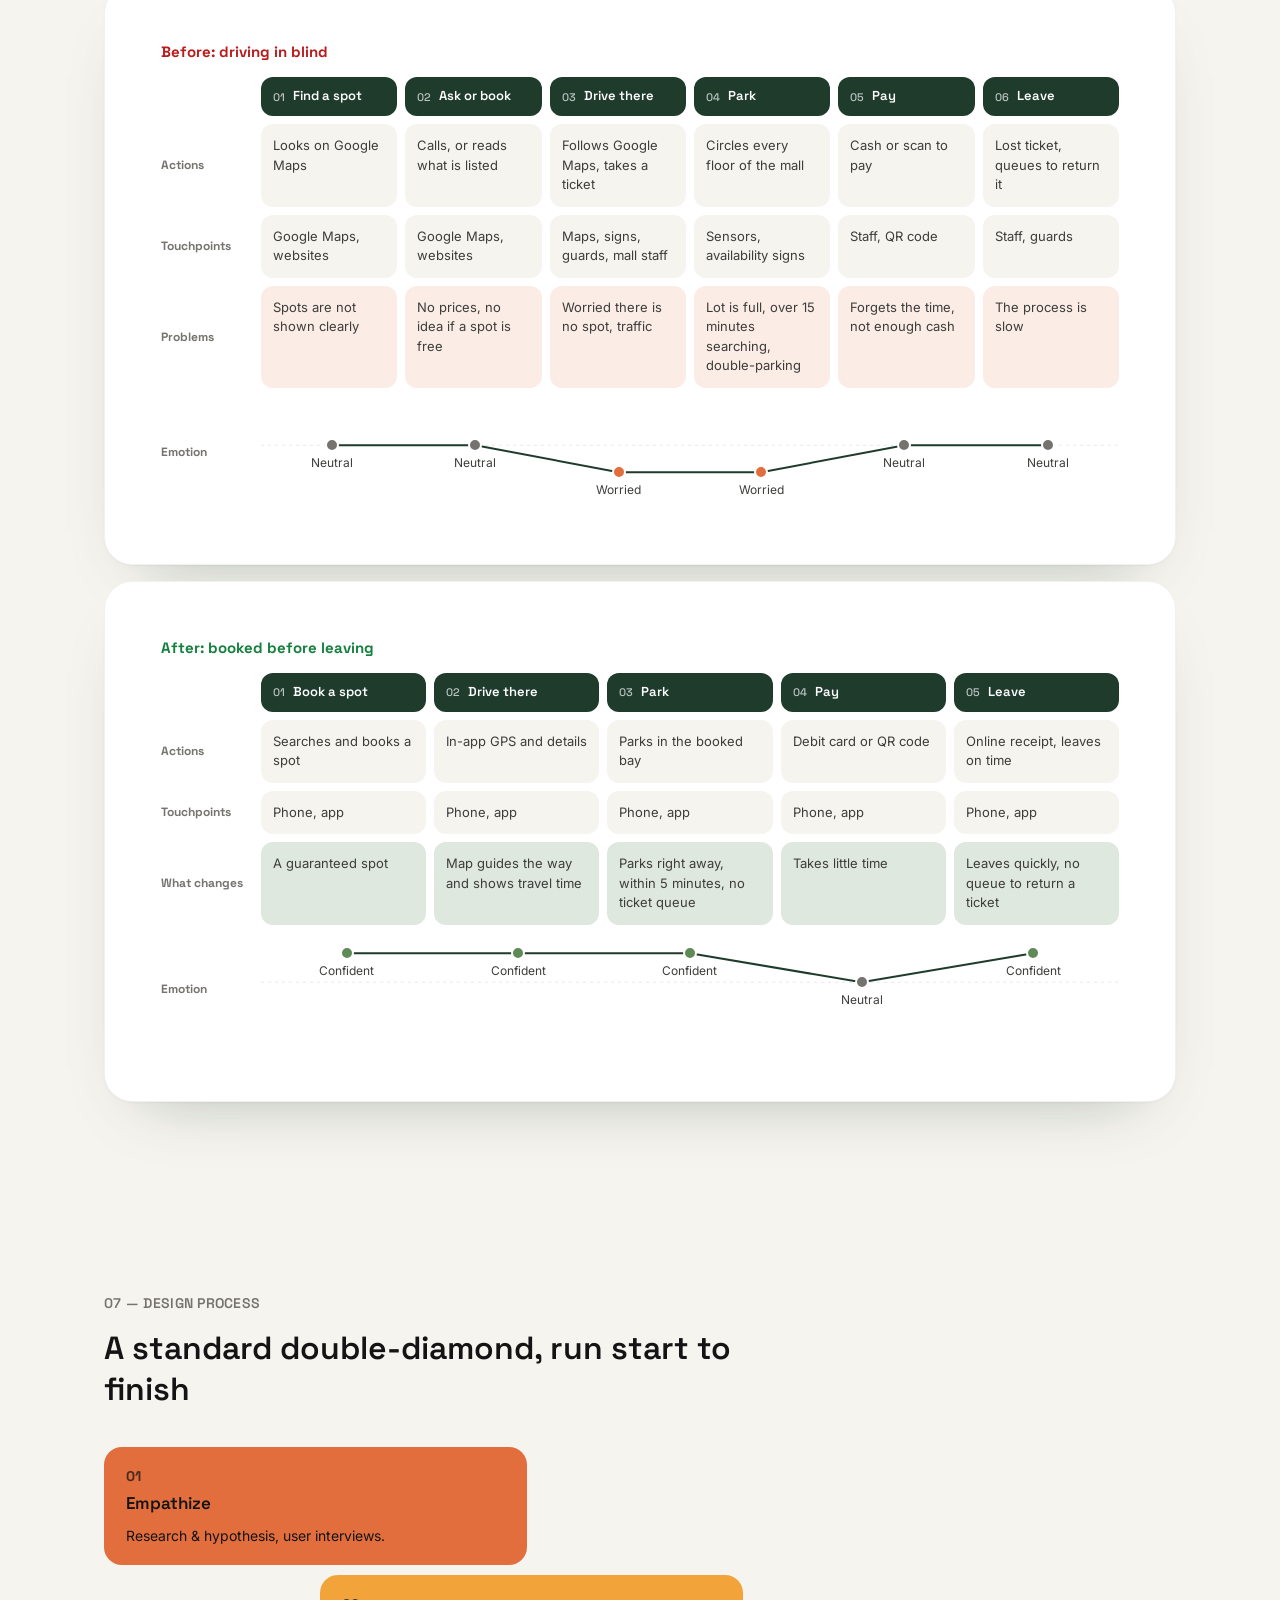
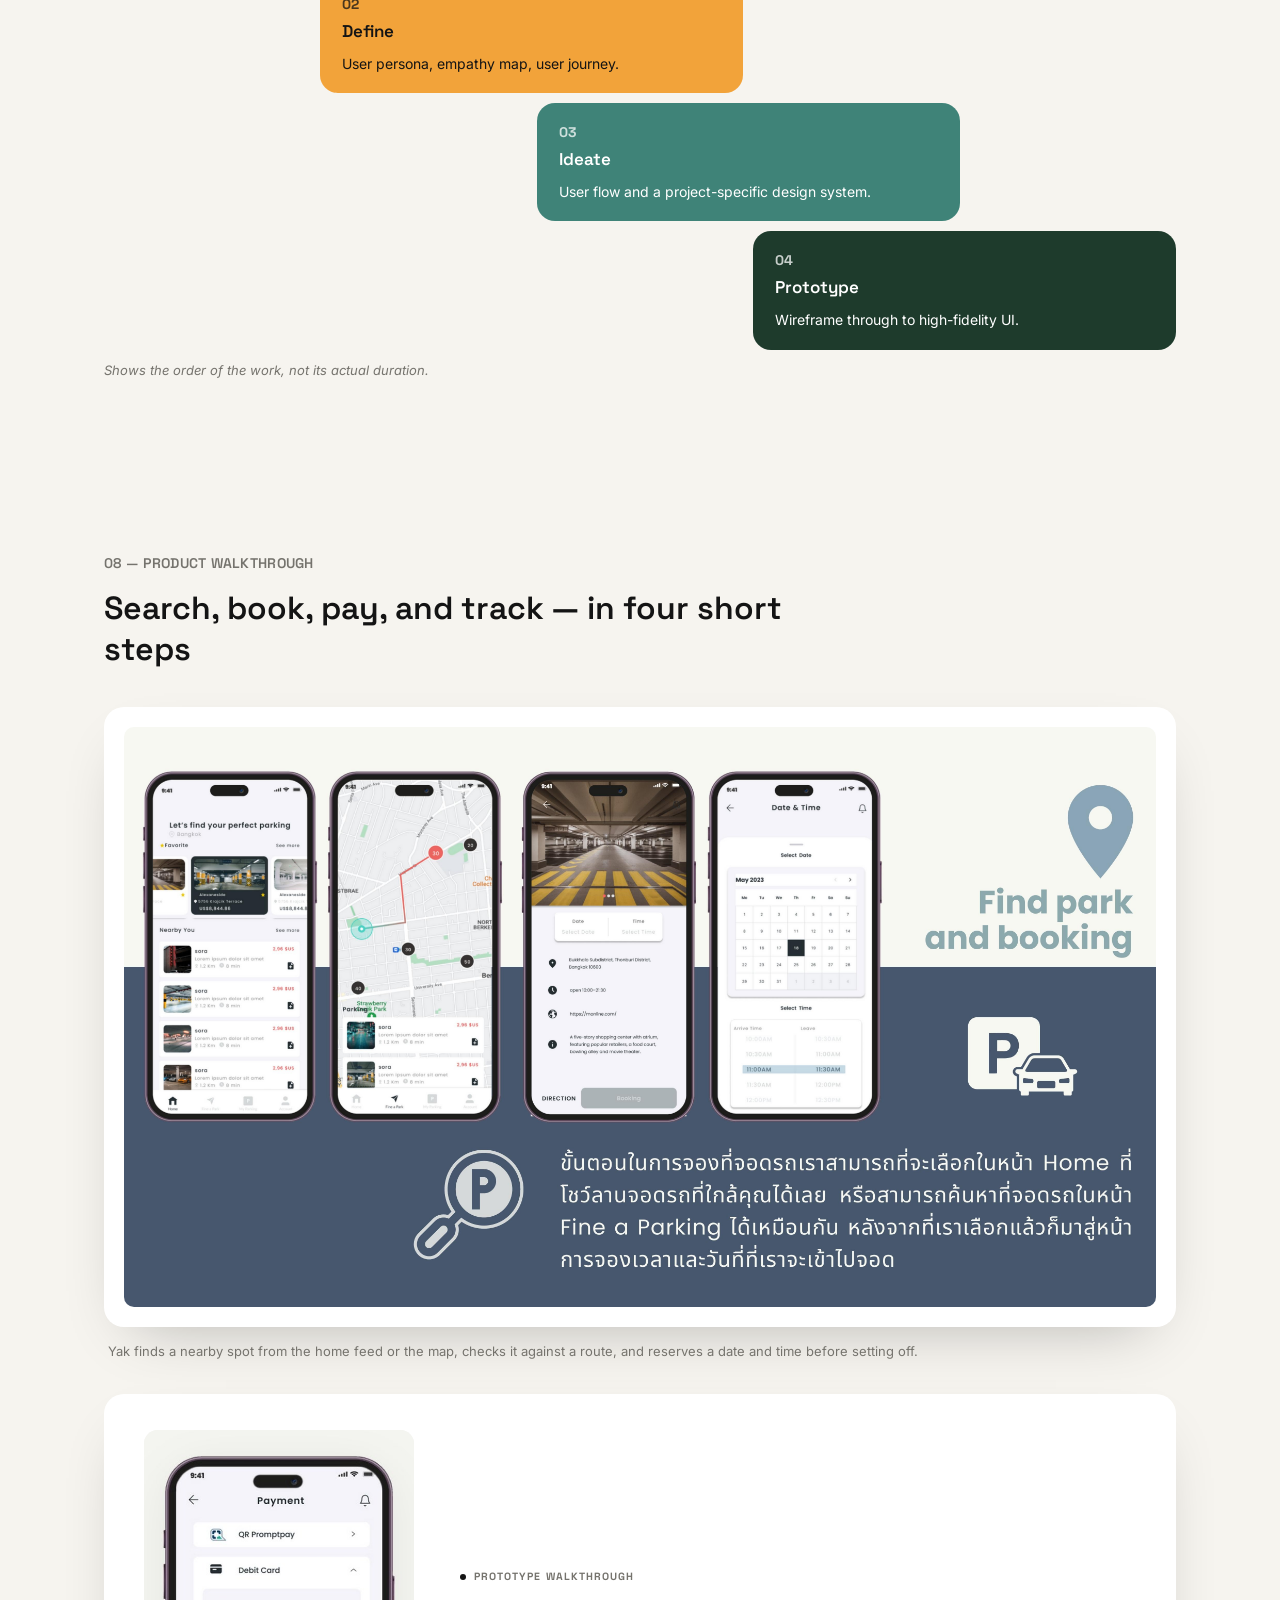
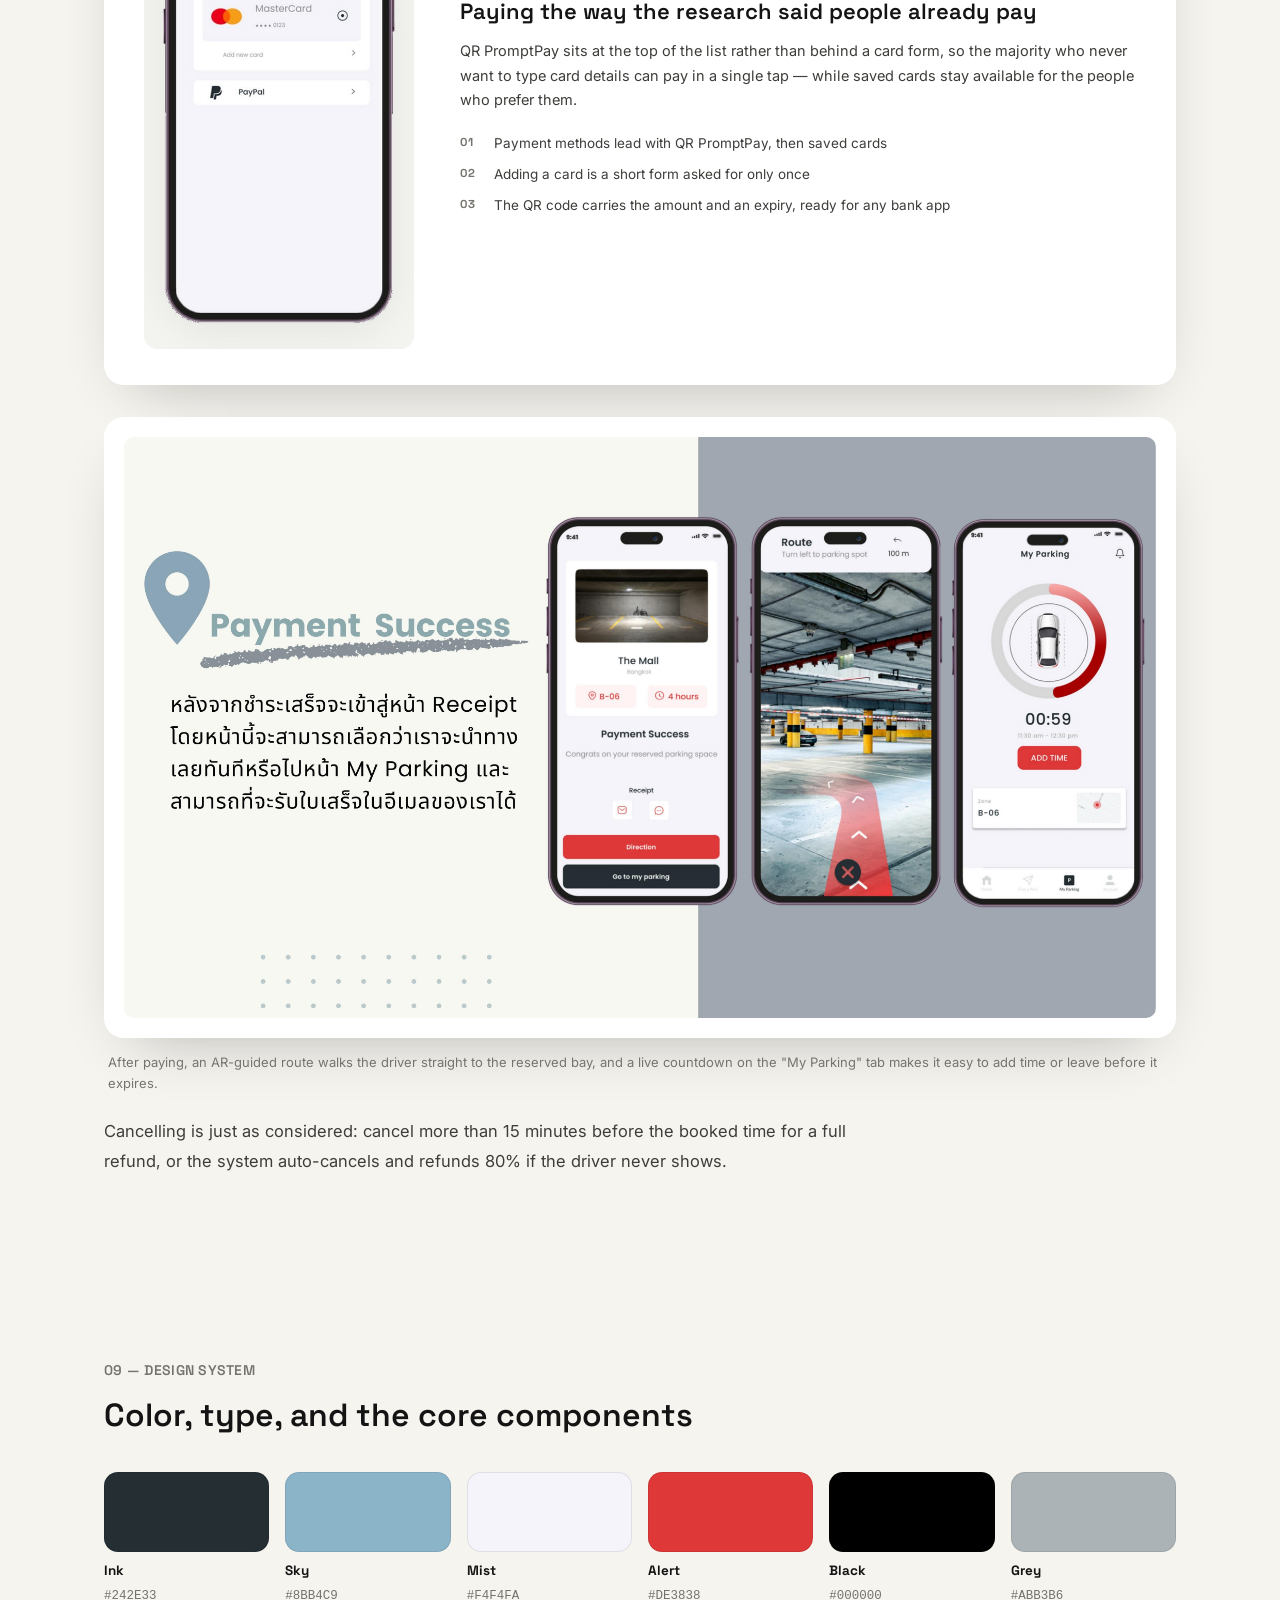
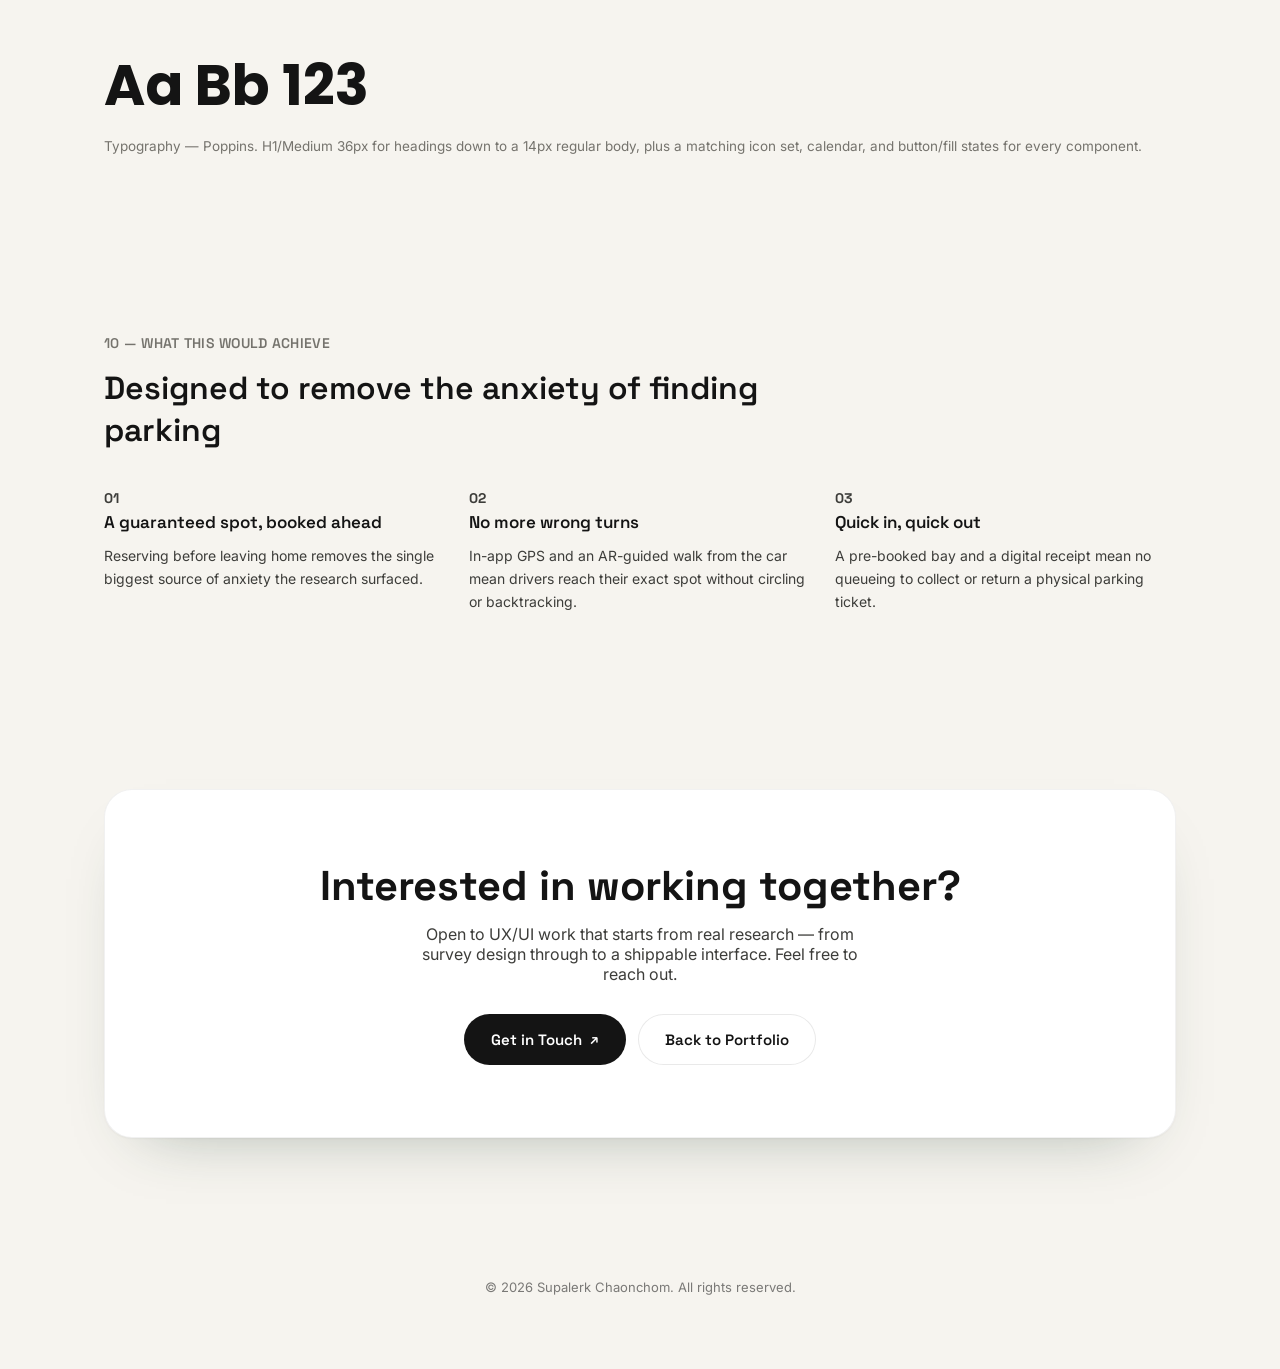
<file: jeeno-portfolio/work/easy-parking.html>
<!DOCTYPE html>
<html lang="en" data-lang="en">
<head>
<meta charset="UTF-8" />
<meta name="viewport" content="width=device-width, initial-scale=1.0" />
<title>Easy Parking — Case Study | Supalerk Chaonchom</title>
<meta name="description" content="A parking-reservation app concept built from real user research — surveys and interviews shaped a booking, payment, and live-tracking flow end to end." />
<link rel="icon" href="data:image/svg+xml,%3Csvg xmlns='http://www.w3.org/2000/svg' viewBox='0 0 100 100'%3E%3Crect width='100' height='100' rx='24' fill='%23111111'/%3E%3Ctext x='50' y='68' font-size='60' font-family='Arial, sans-serif' font-weight='700' fill='white' text-anchor='middle'%3ES%3C/text%3E%3C/svg%3E" />
<link rel="preconnect" href="https://fonts.googleapis.com">
<link rel="preconnect" href="https://fonts.gstatic.com" crossorigin>
<link href="https://fonts.googleapis.com/css2?family=Space+Grotesk:wght@400;500;600;700&family=Inter:wght@400;500;600;700&family=Noto+Sans+Thai:wght@400;500;600;700&family=Poppins:wght@300;400;500;600;700&display=swap" rel="stylesheet">
<link rel="stylesheet" href="../css/style.css?v=15" />
<link rel="stylesheet" href="../css/case-study.css?v=15" />
</head>
<body class="cs-body">

<div class="grain-layer" aria-hidden="true"></div>

<nav class="cs-nav">
  <div class="cs-nav-inner">
    <a href="../index.html#work" class="cs-back">
      <span class="arrow-left">&#8592;</span>
      <span data-en="Back to portfolio" data-th="กลับหน้าพอร์ตโฟลิโอ">Back to portfolio</span>
    </a>
    <button class="lang-toggle" id="langToggle" aria-label="Toggle language">
      <span class="lang-opt active" data-lang-btn="en">EN</span>
      <span class="lang-sep">/</span>
      <span class="lang-opt" data-lang-btn="th">TH</span>
    </button>
  </div>
</nav>

<main>

  <!-- HERO -->
  <section class="section cs-hero">
    <div class="card cs-hero-card has-media reveal">
      <div class="cs-hero-main">
      <p class="cs-eyebrow" data-en="Easy Parking · UX/UI Case Study" data-th="EASY PARKING · UX/UI CASE STUDY">Easy Parking · UX/UI Case Study</p>

      <h1 class="cs-title" data-en="Easy Parking — Book Before You Park" data-th="Easy Parking — &quot;จอง ก่อน จอด&quot;">Easy Parking — Book Before You Park</h1>

      <p class="cs-tagline" data-en="A parking-reservation app concept for drivers in Bangkok, built from real user research — a mobile app that lets you search, book, pay for, and navigate straight to an open spot, before you ever start circling the lot." data-th="แอปจองที่จอดรถสำหรับผู้ขับขี่ในกรุงเทพฯ ออกแบบจากงานวิจัยผู้ใช้จริง ให้ค้นหา จอง จ่ายเงิน และนำทางไปยังที่จอดที่ว่างได้ทันที ก่อนที่จะต้องวนรถหาที่จอดเอง">A parking-reservation app concept for drivers in Bangkok, built from real user research — a mobile app that lets you search, book, pay for, and navigate straight to an open spot, before you ever start circling the lot.</p>

      <div class="cs-meta-grid">
        <div class="cs-meta-item">
          <span class="cs-meta-label" data-en="Role" data-th="บทบาท">Role</span>
          <span class="cs-meta-value" data-en="UX/UI Designer" data-th="UX/UI Designer">UX/UI Designer</span>
        </div>
        <div class="cs-meta-item">
          <span class="cs-meta-label" data-en="Tool" data-th="เครื่องมือ">Tool</span>
          <span class="cs-meta-value">Figma</span>
        </div>
        <div class="cs-meta-item">
          <span class="cs-meta-label" data-en="Platform" data-th="แพลตฟอร์ม">Platform</span>
          <span class="cs-meta-value" data-en="Mobile App — iOS" data-th="แอปมือถือ — iOS">Mobile App — iOS</span>
        </div>
        <div class="cs-meta-item">
          <span class="cs-meta-label" data-en="Type" data-th="ประเภทงาน">Type</span>
          <span class="cs-meta-value" data-en="Parking Reservation" data-th="แอปจองที่จอดรถ">Parking Reservation</span>
        </div>
      </div>

      <p class="cs-note" data-en="A self-directed case study — a concept explored end to end from user research through UI, not a commissioned or shipped product." data-th="เคสศึกษาที่ทำขึ้นเอง — สำรวจแนวคิดตั้งแต่งานวิจัยผู้ใช้ไปจนถึง UI แบบครบวงจร ไม่ใช่งานที่ได้รับว่าจ้างหรือแอปที่เปิดให้บริการจริง">A self-directed case study — a concept explored end to end from user research through UI, not a commissioned or shipped product.</p>

      <div class="cs-hero-actions">
        <a href="../assets/pdf/easy-parking-case-study.pdf" class="btn btn-dark cs-pdf-download" data-filename="Easy-Parking-Case-Study.pdf" download>
          <span data-en="Download PDF" data-th="ดาวน์โหลด PDF">Download PDF</span>
          <span class="arrow">&#8595;</span>
        </a>
      </div>
      </div>

      <div class="cs-hero-media">
        <video src="../assets/video/ep-flow.mp4" poster="../assets/video/ep-flow-poster.jpg"
               autoplay loop muted playsinline preload="metadata"
               aria-label="Looping walkthrough of the booking flow: home feed, map, location detail, then date and time"></video>
        <span class="cs-hero-media-caption" data-en="Booking flow — home, map, detail, date &amp; time" data-th="Flow การจอง — หน้าแรก แผนที่ รายละเอียด วันและเวลา">Booking flow — home, map, detail, date &amp; time</span>
      </div>
    </div>
  </section>

  <!-- 01 OVERVIEW -->
  <section class="section reveal">
    <p class="cs-section-label" data-en="01 — Overview" data-th="01 — ภาพรวมโปรเจกต์">01 — Overview</p>
    <h2 class="cs-h2" data-en="Parking is easy to overlook — until you're circling the block" data-th="ที่จอดรถเป็นเรื่องเล็กจนกว่าจะวนหาไม่เจอ">Parking is easy to overlook — until you're circling the block</h2>
    <p class="cs-overview-text" data-en="Drivers around Bangkok deal with a familiar problem: no easy way to know where parking is actually free, and no single flow for paying — some lots run on cash, some on a top-up card, some on QR. This project set out to design a mobile app that solves both at once: reserve a real spot before you leave, then pay however suits you, all from one screen." data-th="ธุรกิจจองที่จอดรถนี้โดดเด่นด้วยการนำเทคโนโลยีโมบายแอปพลิเคชันมาเป็นตัวช่วยในการหาที่จอดรถได้ง่ายขึ้น เหมาะกับผู้ที่มีรถยนต์ เราพบปัญหาต่อผู้ที่สัญจรบนท้องถนนทั้งในเรื่องการหาที่จอดรถยนต์ และไม่มีแบรนด์อื่นๆ ที่ช่วยแก้ไขปัญหาสำหรับผู้ที่ใช้รถยนต์เหล่านี้ได้ เราจึงตั้งสมมุติฐานเกี่ยวกับปัญหาที่พบ และเสนอวิธีการแก้ไขปัญหารูปแบบต่างๆ เพื่อที่จะออกแบบแอปพลิเคชันในการจองที่จอดรถยนต์ให้มีความสวยงาม และการใช้งานที่สะดวกสบายมากยิ่งขึ้น">Drivers around Bangkok deal with a familiar problem: no easy way to know where parking is actually free, and no single flow for paying — some lots run on cash, some on a top-up card, some on QR. This project set out to design a mobile app that solves both at once: reserve a real spot before you leave, then pay however suits you, all from one screen.</p>
  </section>

  <!-- 02 RESEARCH HIGHLIGHTS -->
  <section class="section reveal">
    <p class="cs-section-label" data-en="02 — Research" data-th="02 — งานวิจัย">02 — Research</p>
    <h2 class="cs-h2" data-en="Grounded in 33 survey responses and 5 follow-up interviews" data-th="อ้างอิงจากแบบสอบถาม 33 คน และสัมภาษณ์เชิงลึก 5 คน">Grounded in 33 survey responses and 5 follow-up interviews</h2>
    <p class="cs-overview-text" data-en="A quantitative survey (33 respondents who own a car and use it regularly — 60.6% of them aged 20–30) framed the problem, then 5 follow-up interviews dug into the why: what they search for, how long parking takes, what goes wrong, and how they'd rather pay. A few findings shaped the entire design direction:" data-th="เริ่มจากแบบสอบถามเชิงปริมาณ (Google Form) กับกลุ่มตัวอย่าง 33 คนที่มีรถยนต์และใช้งานเป็นประจำ (60.6% อยู่ในช่วงอายุ 20–30 ปี) เพื่อหาโจทย์ตั้งต้น จากนั้นสัมภาษณ์เชิงลึกอีก 5 คน ถามถึงแหล่งจอดรถที่ใช้ เวลาที่เสียไปในการหาที่จอด ปัญหาที่เจอ และวิธีจ่ายเงินที่สะดวกที่สุด ผลลัพธ์บางส่วนที่กำหนดทิศทางการออกแบบทั้งหมด ได้แก่:">A quantitative survey (33 respondents who own a car and use it regularly — 60.6% of them aged 20–30) framed the problem, then 5 follow-up interviews dug into the why: what they search for, how long parking takes, what goes wrong, and how they'd rather pay. A few findings shaped the entire design direction:</p>
    <div class="cs-results is-four has-rings" style="margin-top:8px;">
      <div class="cs-result">
        <div class="ring" role="img" aria-label="100%"><svg viewBox="0 0 100 100" aria-hidden="true"><circle class="ring-track" cx="50" cy="50" r="42" /><circle class="ring-value" cx="50" cy="50" r="42" pathLength="100" stroke-dasharray="100 100" /></svg><span>100<small>%</small></span></div>
        <h4 data-en="Pick convenience over looks" data-th="เลือกความสะดวกสบาย มากกว่าความสวยงาม">Pick convenience over looks</h4>
        <p data-en="Every respondent said ease of use matters more than a pretty interface — so speed and clarity were prioritized over decoration." data-th="ผู้ตอบแบบสอบถามทุกคนเลือกความสะดวกสบายมากกว่าความสวยงามเมื่อใช้แอปพลิเคชัน จึงให้น้ำหนักกับความเร็วและความชัดเจนมากกว่าความหรูหรา">Every respondent said ease of use matters more than a pretty interface — so speed and clarity were prioritized over decoration.</p>
      </div>
      <div class="cs-result">
        <div class="ring" role="img" aria-label="78.8%"><svg viewBox="0 0 100 100" aria-hidden="true"><circle class="ring-track" cx="50" cy="50" r="42" /><circle class="ring-value" cx="50" cy="50" r="42" pathLength="100" stroke-dasharray="78.8 100" /></svg><span>78.8<small>%</small></span></div>
        <h4 data-en="Log in before doing anything" data-th="ล็อกอินก่อนใช้งานเสมอ">Log in before doing anything</h4>
        <p data-en="Most respondents would rather sign in first than browse as a guest — they want the app to remember their details for next time and unlock every feature right away." data-th="ผู้ใช้งานส่วนมากชอบล็อกอินก่อนใช้งาน มากกว่าเข้าไปดูแบบไม่ล็อกอิน เพราะอยากให้แอปจำข้อมูลไว้ใช้ครั้งต่อไป และใช้ฟังก์ชันได้เต็มประสิทธิภาพทันที">Most respondents would rather sign in first than browse as a guest — they want the app to remember their details for next time and unlock every feature right away.</p>
      </div>
      <div class="cs-result">
        <div class="ring" role="img" aria-label="78.8%"><svg viewBox="0 0 100 100" aria-hidden="true"><circle class="ring-track" cx="50" cy="50" r="42" /><circle class="ring-value" cx="50" cy="50" r="42" pathLength="100" stroke-dasharray="78.8 100" /></svg><span>78.8<small>%</small></span></div>
        <h4 data-en="Prefer scanning a QR to pay" data-th="เลือกสแกน QR Code มากกว่าบัตรเครดิต">Prefer scanning a QR to pay</h4>
        <p data-en="Most respondents pay by scanning a QR rather than entering a credit card — worried about card data leaking and finding QR simply faster." data-th="ผู้ใช้งานส่วนมากเลือกจ่ายเงินด้วยการสแกน QR Code มากกว่าเชื่อมผ่านบัตรเครดิต ด้วยเหตุผลเรื่องความสะดวกและกลัวข้อมูลบัตรรั่วไหล">Most respondents pay by scanning a QR rather than entering a credit card — worried about card data leaking and finding QR simply faster.</p>
      </div>
      <div class="cs-result">
        <div class="ring is-word"><svg viewBox="0 0 100 100" aria-hidden="true"><circle class="ring-track" cx="50" cy="50" r="42" /><circle class="ring-value" cx="50" cy="50" r="42" pathLength="100" stroke-dasharray="94 100" /></svg><span data-en="Nearly all" data-th="เกือบทุกคน">Nearly all</span></div>
        <h4 data-en="Drive their own car to the mall" data-th="ใช้รถยนต์ส่วนตัวไปห้างสรรพสินค้า">Drive their own car to the mall</h4>
        <p data-en="Nearly every interviewee drives to shopping malls on days off and wants parking sorted fast, without losing time they'd rather spend shopping." data-th="ผู้ถูกสัมภาษณ์เกือบทั้งหมดใช้รถยนต์ส่วนตัวเดินทางไปห้างสรรพสินค้าในวันหยุด และต้องการความรวดเร็วในการหาที่จอดรถ เพื่อไม่ให้เสียเวลาในการเดินเลือกซื้อของ">Nearly every interviewee drives to shopping malls on days off and wants parking sorted fast, without losing time they'd rather spend shopping.</p>
      </div>
    </div>
  </section>

  <!-- 03 VOICE OF THE USER -->
  <section class="section reveal">
    <p class="cs-section-label" data-en="03 — Voice of the User" data-th="03 — เสียงจากผู้ใช้งาน">03 — Voice of the User</p>
    <h2 class="cs-h2" data-en="Real complaints pulled straight from drivers online" data-th="ความคิดเห็นจริงจากผู้ขับขี่บนโลกออนไลน์">Real complaints pulled straight from drivers online</h2>
    <div class="cs-quote-row">
      <div class="cs-quote">
        <p class="cs-quote-mark">&#8220;</p>
        <p data-en="In my neighborhood soi, everyone just ends up parking along the street — it's packed." data-th="จะบอกว่าในซอยบ้านผม เอาออกมาจอดกันข้างถนนเต็มไปหมด">In my neighborhood soi, everyone just ends up parking along the street — it's packed.</p>
      </div>
      <div class="cs-quote">
        <p class="cs-quote-mark">&#8220;</p>
        <p data-en="Anyone else feel this way? Why is parking getting harder to find every single day?" data-th="เป็นเหมือนกันบ้างไหม ทำไมที่จอดรถหายากขึ้นทุกวัน">Anyone else feel this way? Why is parking getting harder to find every single day?</p>
      </div>
      <div class="cs-quote">
        <p class="cs-quote-mark">&#8220;</p>
        <p data-en="If I want a mall on the weekend, I have to leave by 11am or it's basically full — any later than that and it's not even worth going." data-th="วันเสาร์อาทิตย์ถ้าจะไปห้างในเมือง ต้องรีบออกไม่เกิน 11 โมง ถ้าเลยนั้นปุ๊บที่จอดแปะกันแล้ว ตัดใจไม่ไปแล้วดีกว่า ไม่อยากไหว้พระขอธรรมะจัดสรรบ่อยนัก">If I want a mall on the weekend, I have to leave by 11am or it's basically full — any later than that and it's not even worth going.</p>
      </div>
      <div class="cs-quote">
        <p class="cs-quote-mark">&#8220;</p>
        <p data-en="After 8pm I can barely find anywhere near work anymore. Some days I end up parking two buildings down and walking over, or leaving my bike out front instead." data-th="หลัง 8 โมงเช้าที่ทำงานผมก็แทบหาที่จอดไม่ได้แล้ว วันไหนต้องใช้รถก็ต้องไปแต่เช้า หรือไม่ก็เอาไปจอดที่ทำงานแฟนแล้วเดินมาอีก 2 ป้าย บางทีก็ปั่นจักรยานแล้วเอาไปพิงไว้ข้างโต๊ะทำงาน">After 8pm I can barely find anywhere near work anymore. Some days I end up parking two buildings down and walking over, or leaving my bike out front instead.</p>
      </div>
    </div>
  </section>

  <!-- 04 PERSONA -->
  <section class="section reveal">
    <p class="cs-section-label" data-en="04 — Persona" data-th="04 — PERSONA">04 — Persona</p>
    <h2 class="cs-h2" data-en="The person this app had to work for" data-th="คนที่แอปนี้ต้องตอบโจทย์ให้ได้">The person this app had to work for</h2>
    <div class="cs-persona-grid is-single">
      <div class="cs-persona-card is-hero">
        <div class="persona-head">
          <div class="persona-tile is-ember"><svg viewBox="0 0 24 24" fill="none" stroke="currentColor" stroke-width="1.6" stroke-linecap="round" stroke-linejoin="round" aria-hidden="true"><path d="M5 17H3v-5l2-5.5A2 2 0 0 1 6.9 5h10.2A2 2 0 0 1 19 6.5l2 5.5v5h-2" /><path d="M3.5 12h17" /><circle cx="7.5" cy="17" r="2" /><circle cx="16.5" cy="17" r="2" /><path d="M9.5 17h5" /></svg></div>
          <div>
            <p class="cs-persona-role" data-en="Office Worker · &quot;Lives at the mall&quot;" data-th="พนักงานออฟฟิศ · &quot;วันๆ อยู่แต่ห้าง&quot;">Office Worker · "Lives at the mall"</p>
            <p class="cs-persona-name" data-en="&quot;Yak&quot; · 25 years old" data-th="&quot;ยักษ์&quot; · 25 ปี">"Yak" · 25 years old</p>
          </div>
        </div>
        <div class="cs-persona-block is-bubble">
          <p class="cs-persona-block-label" data-en="Demographic" data-th="ข้อมูลทั่วไป">Demographic</p>
          <p data-en="A general-office employee, male, lives in Samut Sakhon and commutes into Bangkok for work." data-th="พนักงานออฟฟิศทั่วไป เพศชาย บ้านอยู่สมุทรสาคร เดินทางเข้ามาทำงานในกรุงเทพฯ">A general-office employee, male, lives in Samut Sakhon and commutes into Bangkok for work.</p>
        </div>
        <div class="cs-persona-block">
          <p class="cs-persona-block-label" data-en="Behavior" data-th="พฤติกรรม">Behavior</p>
          <p data-en="Not a morning person. Drives everywhere rather than taking public transport, navigates confidently, and spends most days off walking malls or watching movies, taking his time browsing — impatient, and doesn't like to wait. Pays by card or by scanning to pay." data-th="ไม่ชอบตื่นเช้า ชอบขับรถเป็นประจำไม่ใช้ขนส่งสาธารณะ เป็นคนเดินทางเก่ง วันหยุดชอบเดินห้างสรรพสินค้าหรือดูหนัง ใช้เวลาเดินซื้อของนาน เป็นคนอารมณ์ร้อนไม่ชอบการรอคอย ชอบจ่ายเงินผ่านบัตรหรือสแกนจ่าย">Not a morning person. Drives everywhere rather than taking public transport, navigates confidently, and spends most days off walking malls or watching movies, taking his time browsing — impatient, and doesn't like to wait. Pays by card or by scanning to pay.</p>
        </div>
        <div class="cs-persona-block">
          <p class="cs-persona-block-label" data-en="Needs &amp; goals" data-th="ความต้องการ">Needs &amp; goals</p>
          <p data-en="Wants a parking spot that's genuinely convenient, doesn't want to waste time hunting for one, wants payment to be quick and easy, wants a fast search, and wants to leave the lot without waiting to return a ticket." data-th="ต้องการที่จอดรถที่สะดวก ไม่ต้องการเสียเวลาหาที่จอดรถ ต้องการการจ่ายเงินที่รวดเร็วและสะดวก ต้องการการค้นหาที่จอดรถที่รวดเร็ว และต้องการออกจากที่จอดรถโดยไม่ต้องรอคืนบัตรจอด">Wants a parking spot that's genuinely convenient, doesn't want to waste time hunting for one, wants payment to be quick and easy, wants a fast search, and wants to leave the lot without waiting to return a ticket.</p>
        </div>
      </div>
    </div>
  </section>

  <!-- 05 EMPATHY MAP -->
  <section class="section reveal">
    <p class="cs-section-label" data-en="05 — Empathy Map" data-th="05 — EMPATHY MAP">05 — Empathy Map</p>
    <h2 class="cs-h2" data-en="Stepping into Yak's shoes on a mall run" data-th="สวมบทบาทเป็นยักษ์ในวันที่ขับรถไปห้าง">Stepping into Yak's shoes on a mall run</h2>
    <p class="cs-overview-text" style="margin-bottom:24px;" data-en="Scenario: driving out to find a shopping mall — and a parking spot — while checking a website along the way." data-th="สถานการณ์: เดินทางไปหาสรรพสินค้า และหาที่จอดรถผ่านเว็บไซต์ระหว่างทาง">Scenario: driving out to find a shopping mall — and a parking spot — while checking a website along the way.</p>

    <div class="cs-empathy-row">
      <div class="cs-empathy-card">
        <p class="cs-empathy-label" data-en="Hear" data-th="Hear">Hear</p>
        <ul>
          <li data-en="Car horns" data-th="เสียงแตรรถ">Car horns</li>
          <li data-en="A loudspeaker calling out a license plate" data-th="เสียงประกาศทะเบียนรถที่เบา">A loudspeaker calling out a license plate</li>
          <li data-en="Radio playing in the car" data-th="วิทยุในรถ">Radio playing in the car</li>
        </ul>
      </div>
      <div class="cs-empathy-card">
        <p class="cs-empathy-label" data-en="Think &amp; feel" data-th="Think &amp; Feel">Think &amp; feel</p>
        <ul>
          <li data-en="Afraid of forgetting where he parked" data-th="กลัวลืมที่จอด">Afraid of forgetting where he parked</li>
          <li data-en="Afraid there won't be a spot at all" data-th="กลัวไม่มีที่จอดรถ">Afraid there won't be a spot at all</li>
          <li data-en="Just wants to get inside and start shopping" data-th="อยากเดินห้างแล้ว">Just wants to get inside and start shopping</li>
        </ul>
      </div>
      <div class="cs-empathy-card">
        <p class="cs-empathy-label" data-en="See" data-th="See">See</p>
        <ul>
          <li data-en="Signs showing how many spots are left" data-th="ป้ายแจ้งจำนวนที่จอดรถ">Signs showing how many spots are left</li>
          <li data-en="Cars queued, all hunting for the same spot" data-th="รถติดหาที่จอดรถกัน">Cars queued, all hunting for the same spot</li>
          <li data-en="People pushing carts across empty bays to save them" data-th="คนเข็นรถเพื่อที่จะจดขวาง">People pushing carts across empty bays to save them</li>
        </ul>
      </div>
    </div>

    <div class="cs-empathy-row is-single">
      <div class="cs-empathy-card">
        <p class="cs-empathy-label" data-en="Say &amp; do" data-th="Say &amp; Do">Say &amp; do</p>
        <ul>
          <li data-en="Takes the entry ticket from the machine" data-th="กดรับบัตร">Takes the entry ticket from the machine</li>
          <li data-en="Asks security if there's still space left" data-th="ถาม รปภ. ว่าที่จอดมีไหม">Asks security if there's still space left</li>
          <li data-en="Queues to scan out and pay on the way out" data-th="ต่อคิวสแกนออกและจ่ายเงิน">Queues to scan out and pay on the way out</li>
        </ul>
      </div>
    </div>

    <div class="cs-empathy-row is-two" style="margin-top:20px;">
      <div class="cs-empathy-card is-pain">
        <p class="cs-empathy-label" data-en="Pain" data-th="Pain">Pain</p>
        <ul>
          <li data-en="The lot is already full" data-th="ที่จอดรถเต็ม">The lot is already full</li>
          <li data-en="Time wasted just searching for a spot" data-th="เสียเวลาในการหาที่จอดรถ">Time wasted just searching for a spot</li>
          <li data-en="Prices aren't shown up front" data-th="ราคาไม่แสดง">Prices aren't shown up front</li>
        </ul>
      </div>
      <div class="cs-empathy-card is-gain">
        <p class="cs-empathy-label" data-en="Gain" data-th="Gain">Gain</p>
        <ul>
          <li data-en="Finds a spot quickly" data-th="ค้นหาที่จอดรถได้รวดเร็ว">Finds a spot quickly</li>
          <li data-en="Can reserve a spot with a set entry and exit time" data-th="สามารถจองที่จอดรถได้โดยระบุเวลาเข้า–ออก">Can reserve a spot with a set entry and exit time</li>
          <li data-en="Has an in-app map to navigate straight there" data-th="มีแผนที่สามารถนำทางได้">Has an in-app map to navigate straight there</li>
        </ul>
      </div>
    </div>
  </section>

  <!-- 06 BEFORE / AFTER JOURNEY -->
  <section class="section reveal">
    <p class="cs-section-label" data-en="06 — User Journey" data-th="06 — USER JOURNEY">06 — User Journey</p>
    <h2 class="cs-h2" data-en="From anxious guesswork to a confident, booked spot" data-th="จากความกังวลไร้หลักประกัน สู่ที่จอดที่มั่นใจได้ก่อนถึง">From anxious guesswork to a confident, booked spot</h2>
    <p class="cs-overview-text" data-en="Mapping the existing routine surfaced real anxiety at every step — not knowing if a spot exists, circling in traffic, losing time once parked. The proposed flow removes the guesswork by reserving the spot, the route, and the time slot before Yak ever leaves the house." data-th="เมื่อไล่ดู journey เดิมของผู้ใช้งาน พบความกังวลในแทบทุกขั้นตอน ทั้งไม่รู้ว่าที่จอดว่างหรือไม่ วนรถท่ามกลางรถติด และเสียเวลาหลังจอดแล้ว Flow ใหม่ตัดความกังวลเหล่านี้ออก ด้วยการจองที่จอด เส้นทาง และช่วงเวลาไว้ล่วงหน้าตั้งแต่ก่อนออกจากบ้าน">Mapping the existing routine surfaced real anxiety at every step — not knowing if a spot exists, circling in traffic, losing time once parked. The proposed flow removes the guesswork by reserving the spot, the route, and the time slot before Yak ever leaves the house.</p>
    <div class="card jm-card" style="margin-top:24px;">
      <p class="jm-title is-before" data-en="Before: driving in blind" data-th="ก่อน: ขับไปแบบไม่รู้อะไรเลย">Before: driving in blind</p>
      <div class="jm-scroll">
      <div class="jm" style="--n:6;">
        <div class="jm-corner"></div>
        <div class="jm-stage"><b>01</b><span data-en="Find a spot" data-th="หาที่จอด">Find a spot</span></div>
        <div class="jm-stage"><b>02</b><span data-en="Ask or book" data-th="จองหรือสอบถามข้อมูล">Ask or book</span></div>
        <div class="jm-stage"><b>03</b><span data-en="Drive there" data-th="เดินทางไปยังที่จอด">Drive there</span></div>
        <div class="jm-stage"><b>04</b><span data-en="Park" data-th="การใช้เวลาในการจอดรถ">Park</span></div>
        <div class="jm-stage"><b>05</b><span data-en="Pay" data-th="จ่ายเงิน">Pay</span></div>
        <div class="jm-stage"><b>06</b><span data-en="Leave" data-th="ออกจากที่จอด">Leave</span></div>
        <p class="jm-row-label" data-en="Actions" data-th="สิ่งที่ทำ">Actions</p>
        <div class="jm-cell"><span data-en="Looks on Google Maps" data-th="ดูใน Google Maps">Looks on Google Maps</span></div>
        <div class="jm-cell"><span data-en="Calls, or reads what is listed" data-th="โทร หรือดูข้อมูลที่แสดง">Calls, or reads what is listed</span></div>
        <div class="jm-cell"><span data-en="Follows Google Maps, takes a ticket" data-th="ใช้ Google Maps นำทาง รับบัตรที่จอด">Follows Google Maps, takes a ticket</span></div>
        <div class="jm-cell"><span data-en="Circles every floor of the mall" data-th="วนหาที่จอดทุกชั้นในห้าง">Circles every floor of the mall</span></div>
        <div class="jm-cell"><span data-en="Cash or scan to pay" data-th="เงินสด หรือสแกนจ่าย">Cash or scan to pay</span></div>
        <div class="jm-cell"><span data-en="Lost ticket, queues to return it" data-th="บัตรหาย ต่อคิวคืนบัตร">Lost ticket, queues to return it</span></div>
        <p class="jm-row-label" data-en="Touchpoints" data-th="จุดสัมผัส">Touchpoints</p>
        <div class="jm-cell"><span data-en="Google Maps, websites" data-th="Google Maps, เว็บไซต์">Google Maps, websites</span></div>
        <div class="jm-cell"><span data-en="Google Maps, websites" data-th="Google Maps, เว็บไซต์">Google Maps, websites</span></div>
        <div class="jm-cell"><span data-en="Maps, signs, guards, mall staff" data-th="Google Maps, ป้ายจราจร, ยาม, พนักงานห้าง">Maps, signs, guards, mall staff</span></div>
        <div class="jm-cell"><span data-en="Sensors, availability signs" data-th="เซนเซอร์, ป้ายแสดงที่จอด">Sensors, availability signs</span></div>
        <div class="jm-cell"><span data-en="Staff, QR code" data-th="พนักงาน, QR Code">Staff, QR code</span></div>
        <div class="jm-cell"><span data-en="Staff, guards" data-th="พนักงาน, ยาม">Staff, guards</span></div>
        <p class="jm-row-label" data-en="Problems" data-th="ปัญหา">Problems</p>
        <div class="jm-cell is-pain"><span data-en="Spots are not shown clearly" data-th="ไม่แสดงที่จอดให้ชัดเจน">Spots are not shown clearly</span></div>
        <div class="jm-cell is-pain"><span data-en="No prices, no idea if a spot is free" data-th="ไม่แสดงราคา ไม่ทราบว่าที่จอดว่างหรือไม่">No prices, no idea if a spot is free</span></div>
        <div class="jm-cell is-pain"><span data-en="Worried there is no spot, traffic" data-th="กังวลว่าไม่มีที่จอด รถติด">Worried there is no spot, traffic</span></div>
        <div class="jm-cell is-pain"><span data-en="Lot is full, over 15 minutes searching, double-parking" data-th="ที่จอดเต็ม ใช้เวลาหาที่จอดเกิน 15 นาที ต้องจอดขวางรถคันอื่น">Lot is full, over 15 minutes searching, double-parking</span></div>
        <div class="jm-cell is-pain"><span data-en="Forgets the time, not enough cash" data-th="ลืมเวลาจอดรถ เงินสดไม่พอ">Forgets the time, not enough cash</span></div>
        <div class="jm-cell is-pain"><span data-en="The process is slow" data-th="ดำเนินการช้า">The process is slow</span></div>
        <p class="jm-row-label" data-en="Emotion" data-th="อารมณ์">Emotion</p>
        <div class="jm-emo">
          <svg viewBox="0 0 100 100" preserveAspectRatio="none" aria-hidden="true"><line x1="0" y1="44" x2="100" y2="44" class="jm-emo-mid" /><polyline points="8.33,44 25.00,44 41.67,68 58.33,68 75.00,44 91.67,44" class="jm-emo-line" /></svg>
          <div class="jm-dot is-mid" style="left:8.33%;top:44%;"><span data-en="Neutral" data-th="เฉย ๆ">Neutral</span></div>
          <div class="jm-dot is-mid" style="left:25.00%;top:44%;"><span data-en="Neutral" data-th="เฉย ๆ">Neutral</span></div>
          <div class="jm-dot is-low" style="left:41.67%;top:68%;"><span data-en="Worried" data-th="กังวล">Worried</span></div>
          <div class="jm-dot is-low" style="left:58.33%;top:68%;"><span data-en="Worried" data-th="กังวล">Worried</span></div>
          <div class="jm-dot is-mid" style="left:75.00%;top:44%;"><span data-en="Neutral" data-th="เฉย ๆ">Neutral</span></div>
          <div class="jm-dot is-mid" style="left:91.67%;top:44%;"><span data-en="Neutral" data-th="เฉย ๆ">Neutral</span></div>
        </div>
      </div>
    </div>
    </div>
    <div class="card jm-card">
      <p class="jm-title is-after" data-en="After: booked before leaving" data-th="หลัง: จองไว้ก่อนออกเดินทาง">After: booked before leaving</p>
      <div class="jm-scroll">
      <div class="jm" style="--n:5;">
        <div class="jm-corner"></div>
        <div class="jm-stage"><b>01</b><span data-en="Book a spot" data-th="จองที่จอด">Book a spot</span></div>
        <div class="jm-stage"><b>02</b><span data-en="Drive there" data-th="เดินทางไปยังที่จอด">Drive there</span></div>
        <div class="jm-stage"><b>03</b><span data-en="Park" data-th="การใช้เวลาในการจอดรถ">Park</span></div>
        <div class="jm-stage"><b>04</b><span data-en="Pay" data-th="จ่ายเงิน">Pay</span></div>
        <div class="jm-stage"><b>05</b><span data-en="Leave" data-th="ออกจากที่จอด">Leave</span></div>
        <p class="jm-row-label" data-en="Actions" data-th="สิ่งที่ทำ">Actions</p>
        <div class="jm-cell"><span data-en="Searches and books a spot" data-th="ค้นหาและจองที่จอด">Searches and books a spot</span></div>
        <div class="jm-cell"><span data-en="In-app GPS and details" data-th="ใช้ GPS ในแอป และดูรายละเอียด">In-app GPS and details</span></div>
        <div class="jm-cell"><span data-en="Parks in the booked bay" data-th="เข้าไปจอดในช่องที่จองไว้">Parks in the booked bay</span></div>
        <div class="jm-cell"><span data-en="Debit card or QR code" data-th="Debit Card หรือ QR Code">Debit card or QR code</span></div>
        <div class="jm-cell"><span data-en="Online receipt, leaves on time" data-th="รับใบเสร็จออนไลน์ ออกในเวลาที่กำหนด">Online receipt, leaves on time</span></div>
        <p class="jm-row-label" data-en="Touchpoints" data-th="จุดสัมผัส">Touchpoints</p>
        <div class="jm-cell"><span data-en="Phone, app" data-th="โทรศัพท์, แอปพลิเคชัน">Phone, app</span></div>
        <div class="jm-cell"><span data-en="Phone, app" data-th="โทรศัพท์, แอปพลิเคชัน">Phone, app</span></div>
        <div class="jm-cell"><span data-en="Phone, app" data-th="โทรศัพท์, แอปพลิเคชัน">Phone, app</span></div>
        <div class="jm-cell"><span data-en="Phone, app" data-th="โทรศัพท์, แอปพลิเคชัน">Phone, app</span></div>
        <div class="jm-cell"><span data-en="Phone, app" data-th="โทรศัพท์, แอปพลิเคชัน">Phone, app</span></div>
        <p class="jm-row-label" data-en="What changes" data-th="สิ่งที่เปลี่ยนไป">What changes</p>
        <div class="jm-cell is-gain"><span data-en="A guaranteed spot" data-th="ได้ที่จอดรถแน่นอน">A guaranteed spot</span></div>
        <div class="jm-cell is-gain"><span data-en="Map guides the way and shows travel time" data-th="ไม่หลงทางเพราะมีแผนที่นำทาง และแสดงเวลาเดินทางชัดเจน">Map guides the way and shows travel time</span></div>
        <div class="jm-cell is-gain"><span data-en="Parks right away, within 5 minutes, no ticket queue" data-th="ได้ที่จอดทันที ใช้เวลาไม่เกิน 5 นาที ไม่ต้องต่อแถวรับบัตร">Parks right away, within 5 minutes, no ticket queue</span></div>
        <div class="jm-cell is-gain"><span data-en="Takes little time" data-th="ใช้เวลาไม่นาน">Takes little time</span></div>
        <div class="jm-cell is-gain"><span data-en="Leaves quickly, no queue to return a ticket" data-th="ออกจากที่จอดรวดเร็ว ไม่ต้องต่อแถวคืนบัตร">Leaves quickly, no queue to return a ticket</span></div>
        <p class="jm-row-label" data-en="Emotion" data-th="อารมณ์">Emotion</p>
        <div class="jm-emo">
          <svg viewBox="0 0 100 100" preserveAspectRatio="none" aria-hidden="true"><line x1="0" y1="44" x2="100" y2="44" class="jm-emo-mid" /><polyline points="10.00,18 30.00,18 50.00,18 70.00,44 90.00,18" class="jm-emo-line" /></svg>
          <div class="jm-dot is-high" style="left:10.00%;top:18%;"><span data-en="Confident" data-th="มั่นใจ">Confident</span></div>
          <div class="jm-dot is-high" style="left:30.00%;top:18%;"><span data-en="Confident" data-th="มั่นใจ">Confident</span></div>
          <div class="jm-dot is-high" style="left:50.00%;top:18%;"><span data-en="Confident" data-th="มั่นใจ">Confident</span></div>
          <div class="jm-dot is-mid" style="left:70.00%;top:44%;"><span data-en="Neutral" data-th="เฉย ๆ">Neutral</span></div>
          <div class="jm-dot is-high" style="left:90.00%;top:18%;"><span data-en="Confident" data-th="มั่นใจ">Confident</span></div>
        </div>
      </div>
    </div>
    </div>
  </section>

  <!-- 07 DESIGN PROCESS -->
  <section class="section reveal">
    <p class="cs-section-label" data-en="07 — Design Process" data-th="07 — DESIGN PROCESS">07 — Design Process</p>
    <h2 class="cs-h2" data-en="A standard double-diamond, run start to finish" data-th="ใช้กระบวนการ Design Thinking แบบครบวงจร">A standard double-diamond, run start to finish</h2>
    <div class="cs-process is-four is-stagger">
      <div class="cs-process-step">
        <p class="cs-process-num">01</p>
        <h4 data-en="Empathize" data-th="Empathize">Empathize</h4>
        <p data-en="Research &amp; hypothesis, user interviews." data-th="Research &amp; Hypothesis, User Interview">Research &amp; hypothesis, user interviews.</p>
      </div>
      <div class="cs-process-step">
        <p class="cs-process-num">02</p>
        <h4 data-en="Define" data-th="Define">Define</h4>
        <p data-en="User persona, empathy map, user journey." data-th="User Persona, Empathy Map, User Journey">User persona, empathy map, user journey.</p>
      </div>
      <div class="cs-process-step">
        <p class="cs-process-num">03</p>
        <h4 data-en="Ideate" data-th="Ideate">Ideate</h4>
        <p data-en="User flow and a project-specific design system." data-th="User Flow, Design System">User flow and a project-specific design system.</p>
      </div>
      <div class="cs-process-step">
        <p class="cs-process-num">04</p>
        <h4 data-en="Prototype" data-th="Prototype">Prototype</h4>
        <p data-en="Wireframe through to high-fidelity UI." data-th="Wireframe, UI Design, Prototype">Wireframe through to high-fidelity UI.</p>
      </div>
    </div>
    <p class="cs-stagger-note" data-en="Shows the order of the work, not its actual duration." data-th="แสดงลำดับการทำงาน ไม่ใช่ระยะเวลาจริง">Shows the order of the work, not its actual duration.</p>
  </section>

  <!-- 08 PRODUCT WALKTHROUGH -->
  <section class="section reveal">
    <p class="cs-section-label" data-en="08 — Product Walkthrough" data-th="08 — พาชมหน้าจอ">08 — Product Walkthrough</p>
    <h2 class="cs-h2" data-en="Search, book, pay, and track — in four short steps" data-th="ค้นหา จอง จ่ายเงิน และติดตาม ในไม่กี่ขั้นตอน">Search, book, pay, and track — in four short steps</h2>

    <div class="cs-shot cs-shot-full">
      <img src="../assets/case-studies/ep-ui-booking.jpg" alt="Find a park and booking screens: nearby list, map with route, location detail, and date & time picker" />
    </div>
    <p class="cs-shot-caption" data-en="Yak finds a nearby spot from the home feed or the map, checks it against a route, and reserves a date and time before setting off." data-th="เลือกที่จอดใกล้เคียงจากหน้า Home หรือค้นหาบนแผนที่ ดูเส้นทางก่อนเดินทาง แล้วจองวันและเวลาที่ต้องการล่วงหน้า">Yak finds a nearby spot from the home feed or the map, checks it against a route, and reserves a date and time before setting off.</p>

    <div class="cs-demo" style="margin-top:32px;">
      <div class="cs-demo-media">
        <video src="../assets/video/ep-payment.mp4" poster="../assets/video/ep-payment-poster.jpg"
               autoplay loop muted playsinline preload="metadata"
               aria-label="Looping walkthrough of the payment flow: payment methods, adding a card, then a QR PromptPay code"></video>
      </div>
      <div class="cs-demo-body">
        <span class="cs-demo-badge" data-en="Prototype walkthrough" data-th="ตัวอย่างการใช้งานจริง">Prototype walkthrough</span>
        <h3 data-en="Paying the way the research said people already pay" data-th="จ่ายเงินด้วยวิธีที่ผลวิจัยบอกว่าคนใช้อยู่แล้ว">Paying the way the research said people already pay</h3>
        <p data-en="QR PromptPay sits at the top of the list rather than behind a card form, so the majority who never want to type card details can pay in a single tap — while saved cards stay available for the people who prefer them." data-th="QR พร้อมเพย์ถูกวางไว้บนสุดแทนที่จะซ่อนอยู่หลังฟอร์มบัตร คนส่วนใหญ่ที่ไม่อยากกรอกเลขบัตรจึงจ่ายได้ในคลิกเดียว ขณะที่บัตรที่บันทึกไว้ก็ยังพร้อมใช้สำหรับคนที่ถนัดแบบนั้น">
          QR PromptPay sits at the top of the list rather than behind a card form, so the majority who never want to type card details can pay in a single tap — while saved cards stay available for the people who prefer them.
        </p>
        <ol class="cs-demo-steps">
          <li data-en="Payment methods lead with QR PromptPay, then saved cards" data-th="หน้าเลือกวิธีจ่ายขึ้นต้นด้วย QR พร้อมเพย์ ตามด้วยบัตรที่บันทึกไว้">Payment methods lead with QR PromptPay, then saved cards</li>
          <li data-en="Adding a card is a short form asked for only once" data-th="การเพิ่มบัตรเป็นฟอร์มสั้นๆ ที่ถามแค่ครั้งเดียว">Adding a card is a short form asked for only once</li>
          <li data-en="The QR code carries the amount and an expiry, ready for any bank app" data-th="QR ที่ได้มีทั้งยอดเงินและเวลาหมดอายุ พร้อมสแกนจ่ายในแอปธนาคารใดก็ได้">The QR code carries the amount and an expiry, ready for any bank app</li>
        </ol>
      </div>
    </div>

    <div class="cs-shot cs-shot-full" style="margin-top:32px;">
      <img src="../assets/case-studies/ep-ui-tracking.jpg" alt="Payment success screen, AR walking directions to the exact parking bay, and a My Parking countdown timer" />
    </div>
    <p class="cs-shot-caption" data-en="After paying, an AR-guided route walks the driver straight to the reserved bay, and a live countdown on the &quot;My Parking&quot; tab makes it easy to add time or leave before it expires." data-th="หลังชำระเงินแล้ว ระบบนำทางแบบ AR พาไปยังช่องจอดที่จองไว้โดยตรง และตัวนับเวลาถอยหลังในหน้า My Parking ช่วยให้เพิ่มเวลาหรือออกจากที่จอดได้ทันก่อนหมดเวลา">After paying, an AR-guided route walks the driver straight to the reserved bay, and a live countdown on the "My Parking" tab makes it easy to add time or leave before it expires.</p>

    <p class="cs-overview-text" style="margin-top:24px;" data-en="Cancelling is just as considered: cancel more than 15 minutes before the booked time for a full refund, or the system auto-cancels and refunds 80% if the driver never shows." data-th="ฟังก์ชันยกเลิกก็ออกแบบไว้รอบคอบเช่นกัน — ยกเลิกก่อนเวลาที่จองไว้เกิน 15 นาทีได้เงินคืนเต็มจำนวน หรือหากไม่มาจอดตามเวลา ระบบจะยกเลิกให้อัตโนมัติและคืนเงิน 80%">Cancelling is just as considered: cancel more than 15 minutes before the booked time for a full refund, or the system auto-cancels and refunds 80% if the driver never shows.</p>
  </section>

  <!-- 09 DESIGN SYSTEM -->
  <section class="section reveal">
    <p class="cs-section-label" data-en="09 — Design System" data-th="09 — ระบบดีไซน์">09 — Design System</p>
    <h2 class="cs-h2" data-en="Color, type, and the core components" data-th="สี ตัวอักษร และองค์ประกอบหลัก">Color, type, and the core components</h2>
    <div class="cs-swatch-row">
      <div class="cs-swatch"><div class="cs-swatch-color" style="background:#242E33;"></div><span class="cs-swatch-name">Ink</span><span class="cs-swatch-hex">#242E33</span></div>
      <div class="cs-swatch"><div class="cs-swatch-color" style="background:#8BB4C9;"></div><span class="cs-swatch-name">Sky</span><span class="cs-swatch-hex">#8BB4C9</span></div>
      <div class="cs-swatch"><div class="cs-swatch-color" style="background:#F4F4FA; border:1px solid var(--line);"></div><span class="cs-swatch-name">Mist</span><span class="cs-swatch-hex">#F4F4FA</span></div>
      <div class="cs-swatch"><div class="cs-swatch-color" style="background:#DE3838;"></div><span class="cs-swatch-name">Alert</span><span class="cs-swatch-hex">#DE3838</span></div>
      <div class="cs-swatch"><div class="cs-swatch-color" style="background:#000000;"></div><span class="cs-swatch-name">Black</span><span class="cs-swatch-hex">#000000</span></div>
      <div class="cs-swatch"><div class="cs-swatch-color" style="background:#ABB3B6;"></div><span class="cs-swatch-name">Grey</span><span class="cs-swatch-hex">#ABB3B6</span></div>
    </div>
    <p class="cs-type-sample" style="font-family:'Poppins',sans-serif;">Aa Bb 123</p>
    <p class="cs-type-caption" data-en="Typography — Poppins. H1/Medium 36px for headings down to a 14px regular body, plus a matching icon set, calendar, and button/fill states for every component." data-th="TYPOGRAPHY — POPPINS ตั้งแต่ H1_Medium_36px สำหรับหัวข้อ ไปจนถึงตัวเนื้อหา Regular 14px พร้อมชุดไอคอน ปฏิทิน และสถานะปุ่ม/Fill ของทุกคอมโพเนนต์">Typography — Poppins. H1/Medium 36px for headings down to a 14px regular body, plus a matching icon set, calendar, and button/fill states for every component.</p>
  </section>

  <!-- 10 RESULTS -->
  <section class="section reveal">
    <p class="cs-section-label" data-en="10 — What This Would Achieve" data-th="10 — ผลลัพธ์ที่ตั้งใจให้เกิดขึ้น">10 — What This Would Achieve</p>
    <h2 class="cs-h2" data-en="Designed to remove the anxiety of finding parking" data-th="ออกแบบเพื่อตัดความกังวลเรื่องหาที่จอดรถ">Designed to remove the anxiety of finding parking</h2>
    <div class="cs-results">
      <div class="cs-result">
        <p class="cs-result-num">01</p>
        <h4 data-en="A guaranteed spot, booked ahead" data-th="ได้ที่จอดรถแน่นอน จองไว้ล่วงหน้า">A guaranteed spot, booked ahead</h4>
        <p data-en="Reserving before leaving home removes the single biggest source of anxiety the research surfaced." data-th="การจองที่จอดไว้ก่อนออกจากบ้าน ตัดความกังวลข้อใหญ่ที่สุดที่พบจากงานวิจัยออกไปได้">Reserving before leaving home removes the single biggest source of anxiety the research surfaced.</p>
      </div>
      <div class="cs-result">
        <p class="cs-result-num">02</p>
        <h4 data-en="No more wrong turns" data-th="ไม่หลงทางระหว่างเดินทาง">No more wrong turns</h4>
        <p data-en="In-app GPS and an AR-guided walk from the car mean drivers reach their exact spot without circling or backtracking." data-th="GPS ในแอปและระบบนำทาง AR จากรถไปยังจุดจอด ช่วยให้ไปถึงที่จอดที่จองไว้ได้โดยไม่ต้องวนหาหรือย้อนกลับ">In-app GPS and an AR-guided walk from the car mean drivers reach their exact spot without circling or backtracking.</p>
      </div>
      <div class="cs-result">
        <p class="cs-result-num">03</p>
        <h4 data-en="Quick in, quick out" data-th="เข้า-ออกที่จอดรถได้รวดเร็ว">Quick in, quick out</h4>
        <p data-en="A pre-booked bay and a digital receipt mean no queueing to collect or return a physical parking ticket." data-th="ช่องจอดที่จองไว้ล่วงหน้าและใบเสร็จดิจิทัล ทำให้ไม่ต้องต่อคิวรับหรือคืนบัตรจอดรถ">A pre-booked bay and a digital receipt mean no queueing to collect or return a physical parking ticket.</p>
      </div>
    </div>
  </section>

  <!-- CLOSING CTA -->
  <section class="section reveal">
    <div class="card cs-cta-card">
      <h2 class="cs-cta-title" data-en="Interested in working together?" data-th="สนใจร่วมงาน หรืออยากคุยเรื่องดีไซน์?">Interested in working together?</h2>
      <p class="cs-cta-sub" data-en="Open to UX/UI work that starts from real research — from survey design through to a shippable interface. Feel free to reach out." data-th="เปิดรับงานออกแบบ UX/UI ที่เริ่มต้นจากงานวิจัยจริง ตั้งแต่ออกแบบแบบสอบถามไปจนถึง UI ที่พร้อมใช้งาน ทักมาคุยกันได้เลย">Open to UX/UI work that starts from real research — from survey design through to a shippable interface. Feel free to reach out.</p>
      <div class="cs-cta-actions">
        <a href="mailto:jeenosupalerk@gmail.com" class="btn btn-dark">
          <span data-en="Get in Touch" data-th="ติดต่อฉัน">Get in Touch</span>
          <span class="arrow">&#8599;</span>
        </a>
        <a href="../index.html#work" class="btn btn-outline">
          <span data-en="Back to Portfolio" data-th="กลับหน้าพอร์ตโฟลิโอ">Back to Portfolio</span>
        </a>
      </div>
    </div>
  </section>

</main>

<footer class="site-footer">
  <p>&copy; <span id="year"></span> Supalerk Chaonchom. <span data-en="All rights reserved." data-th="สงวนลิขสิทธิ์">All rights reserved.</span></p>
</footer>

<script src="../js/main.js?v=15"></script>
</body>
</html>
</file>
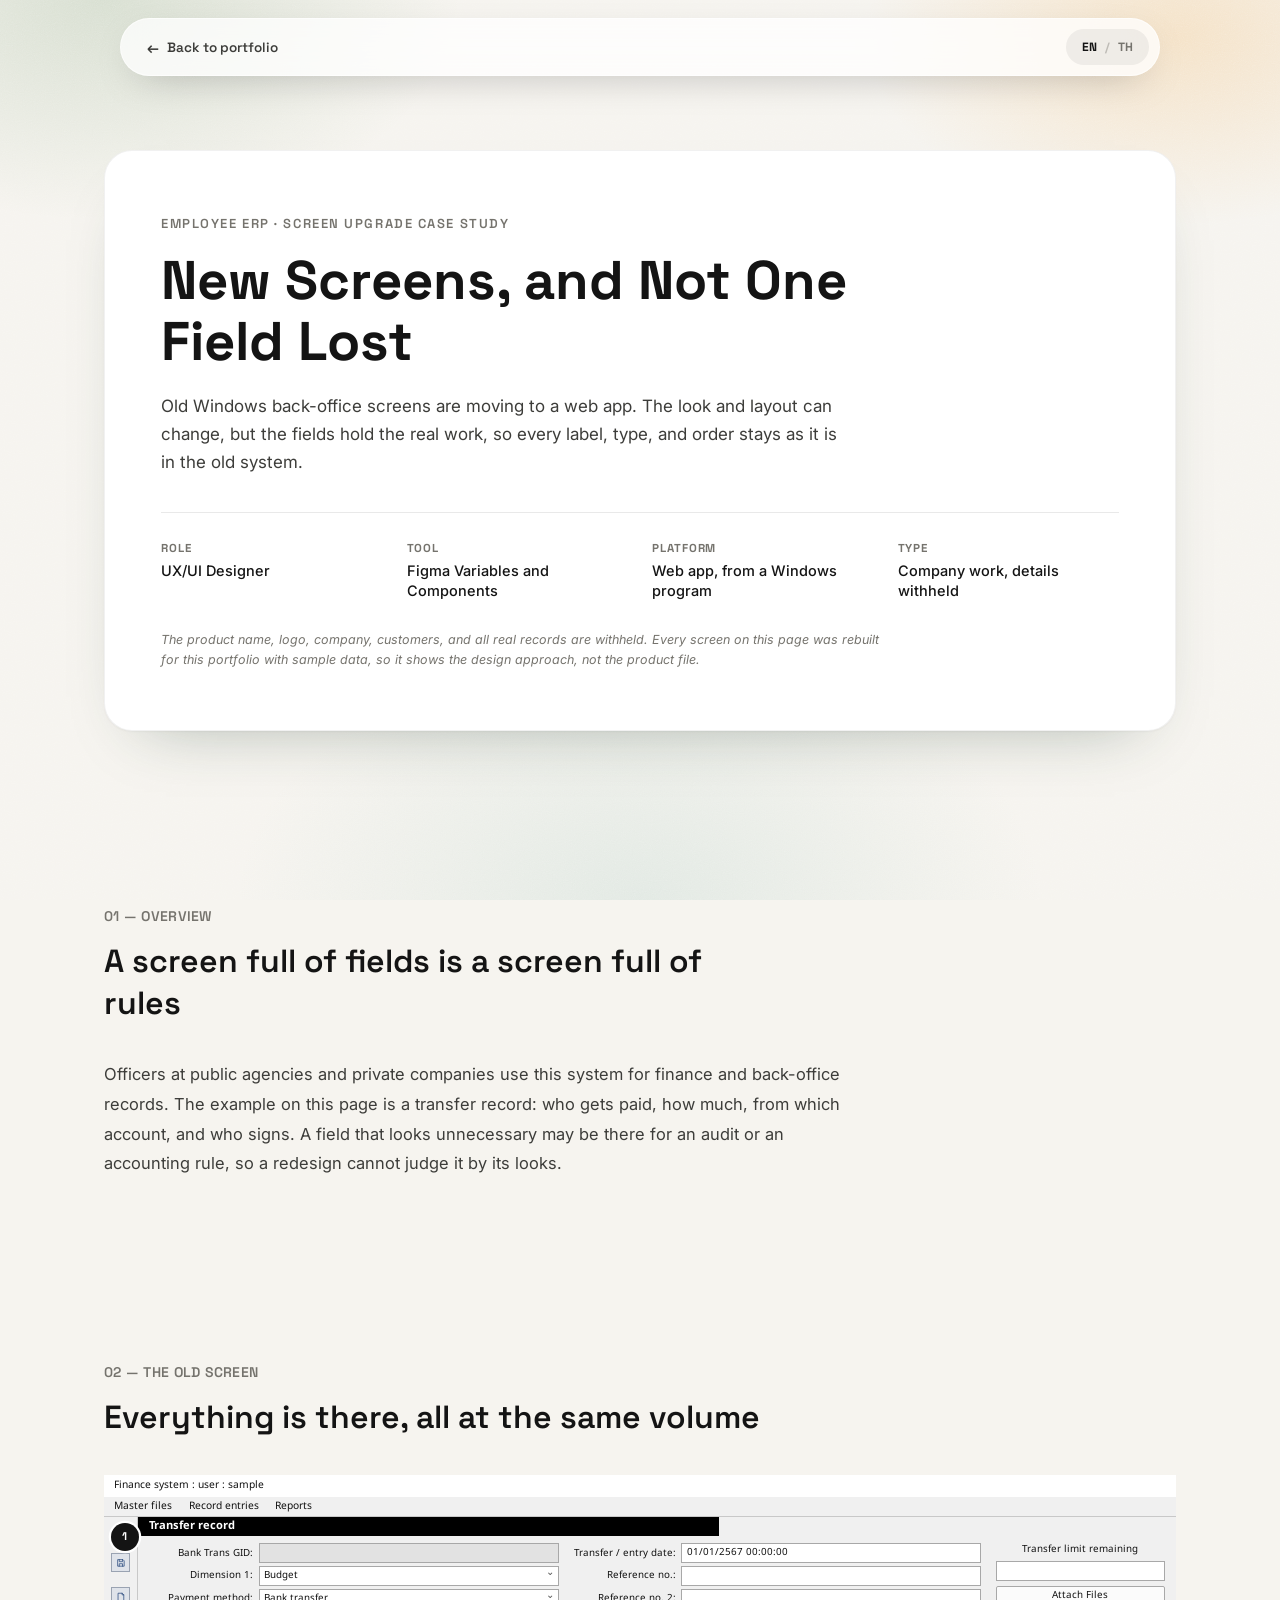
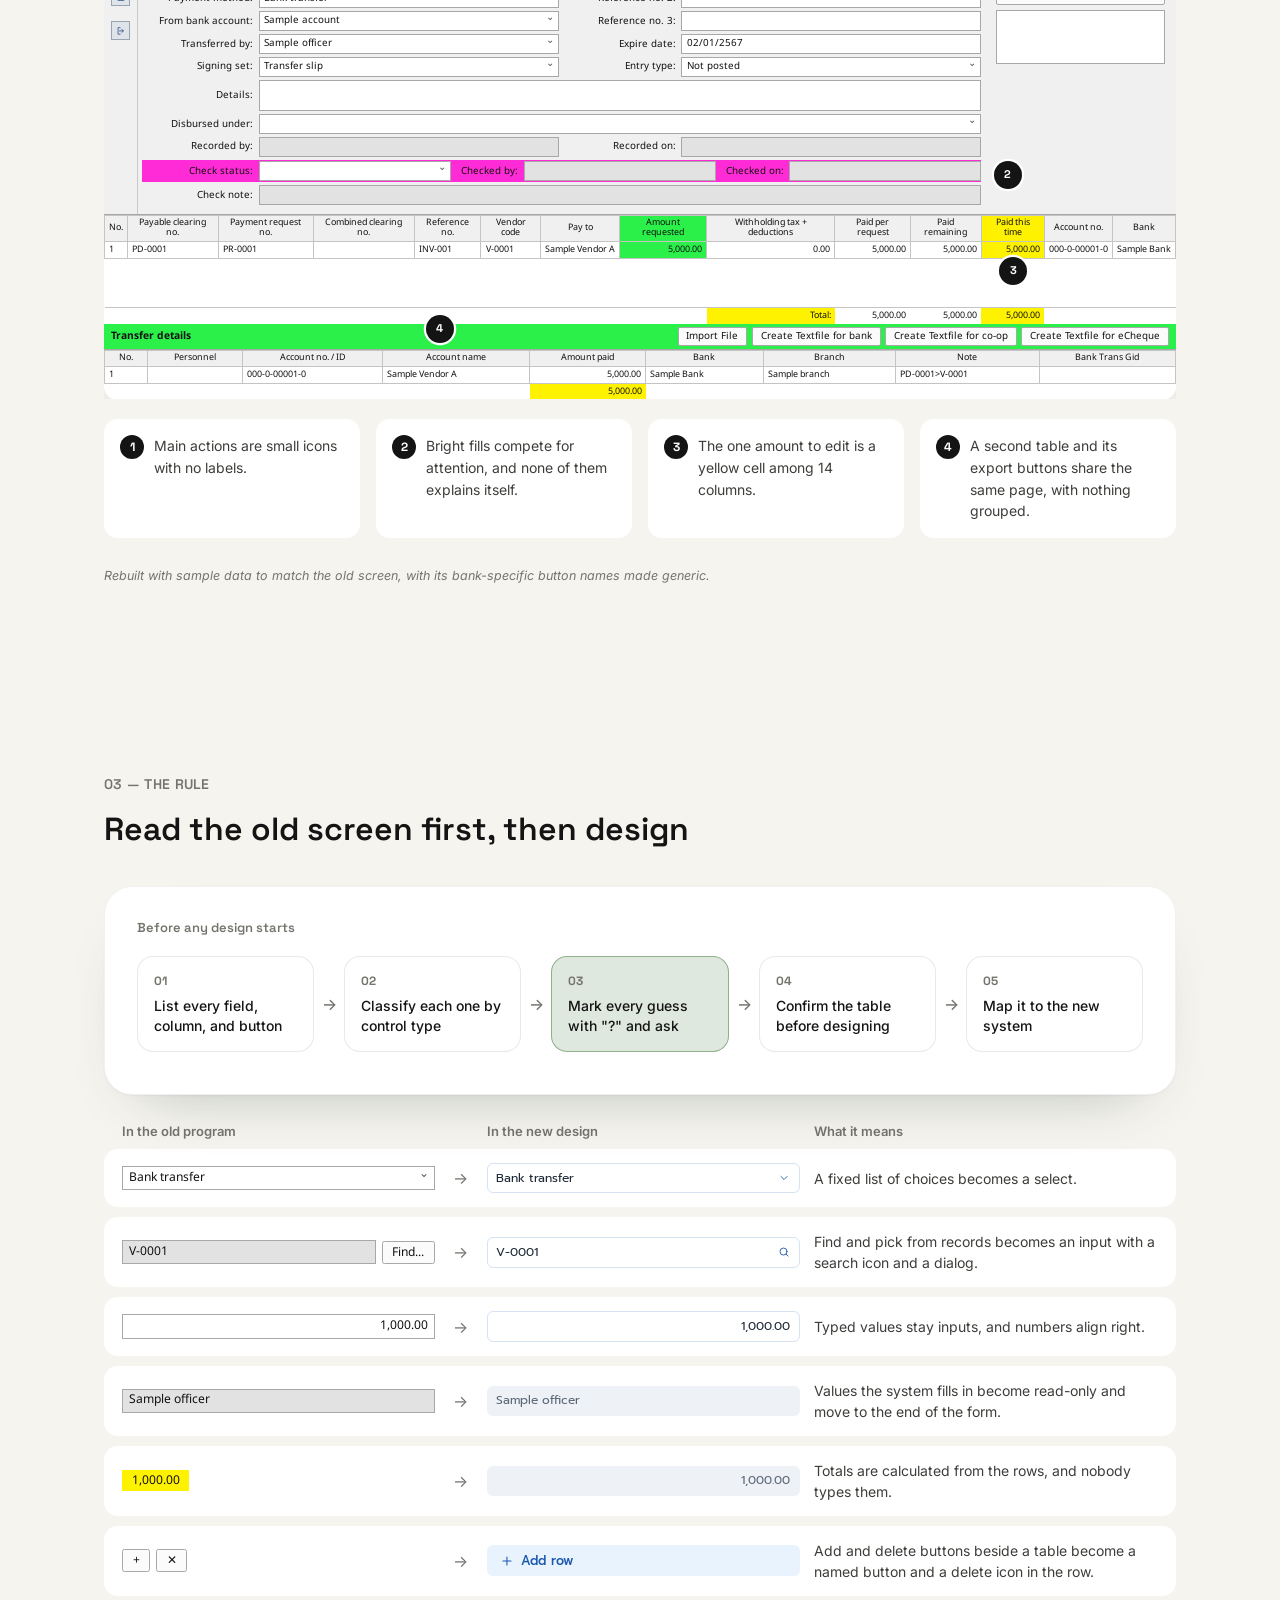
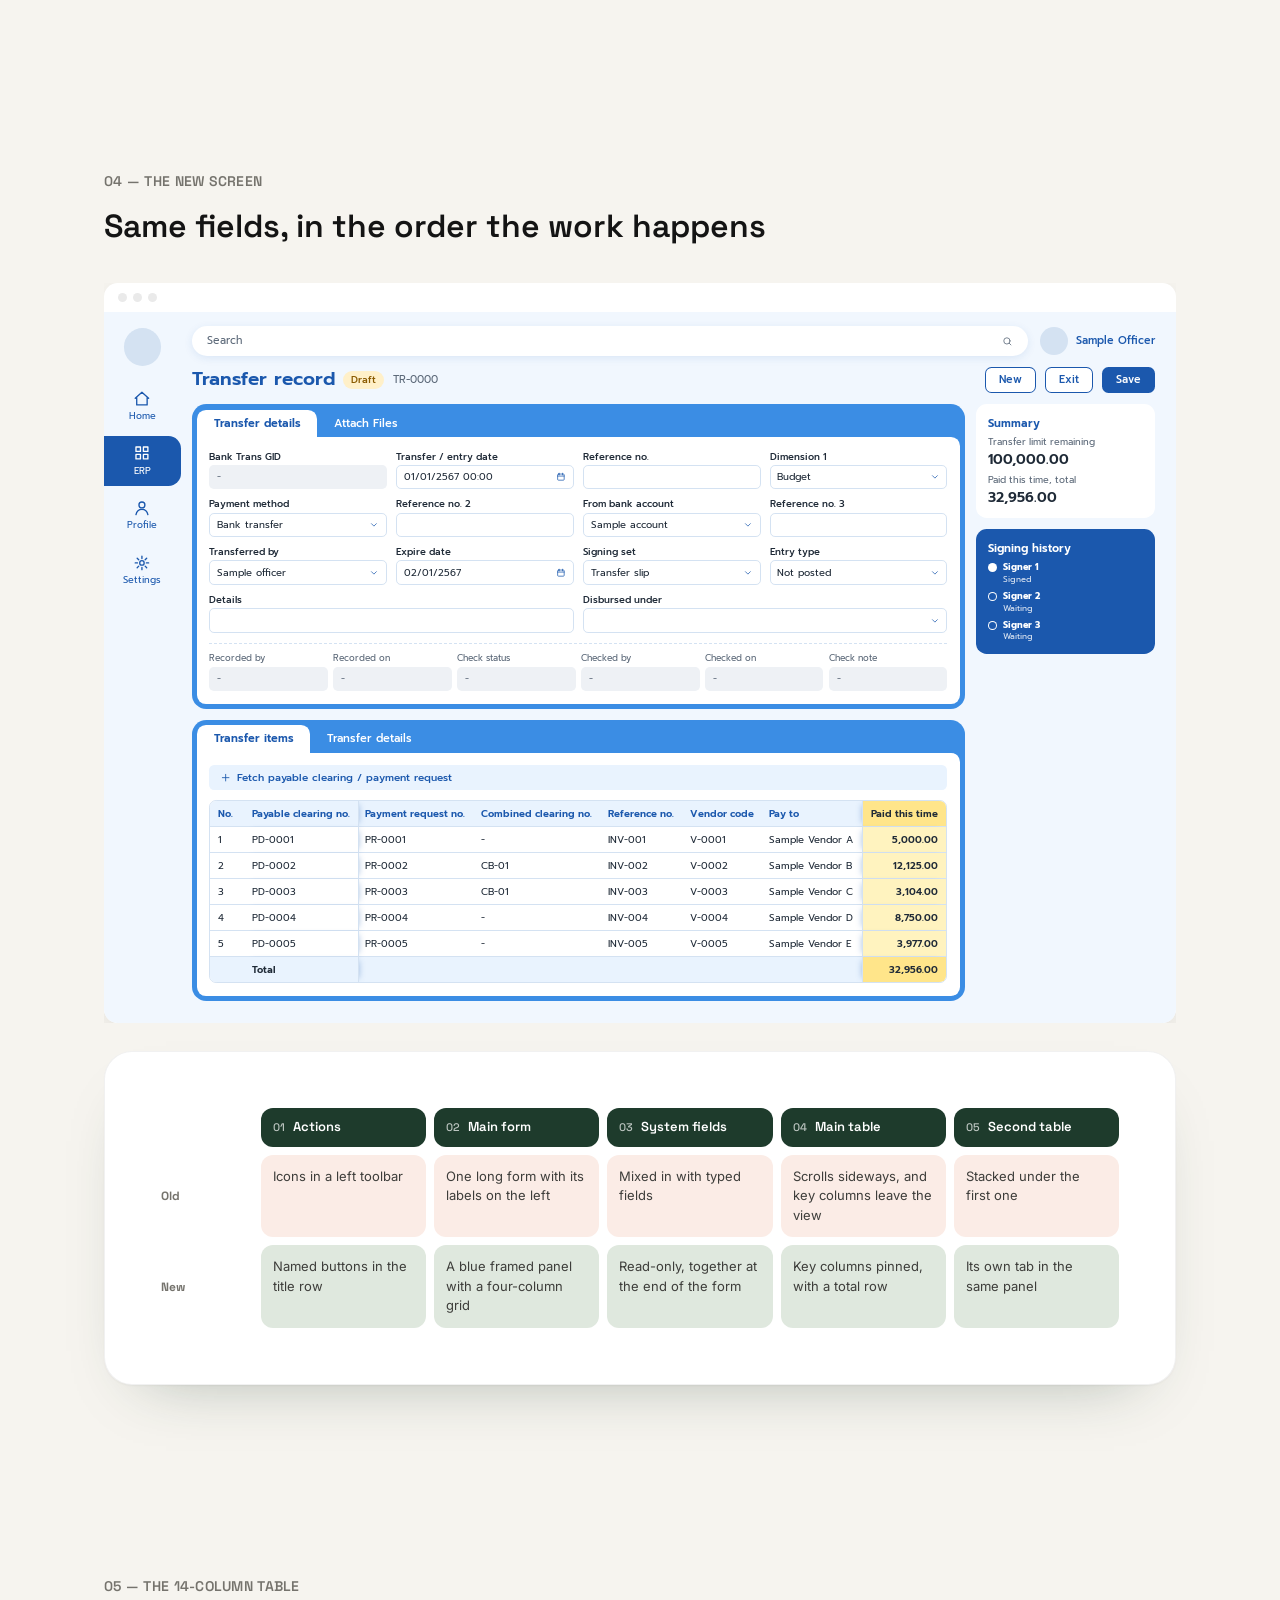
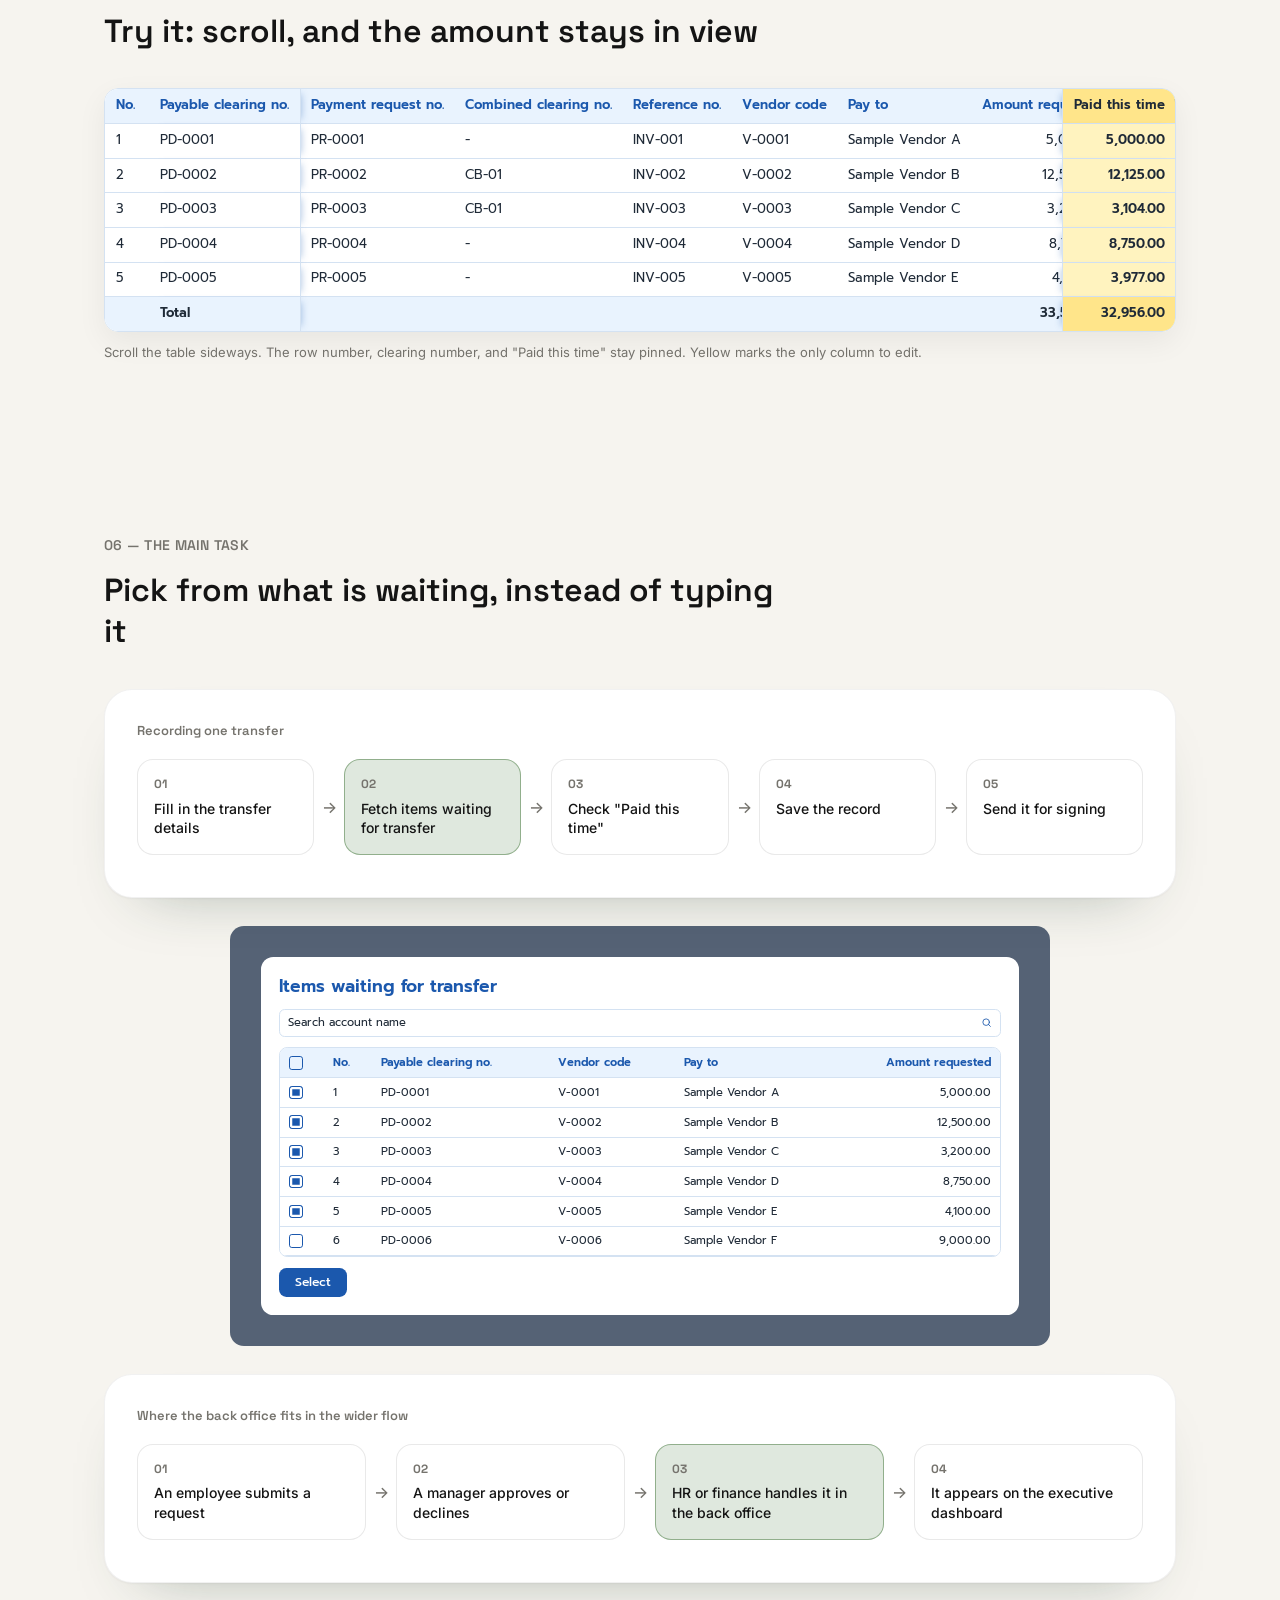
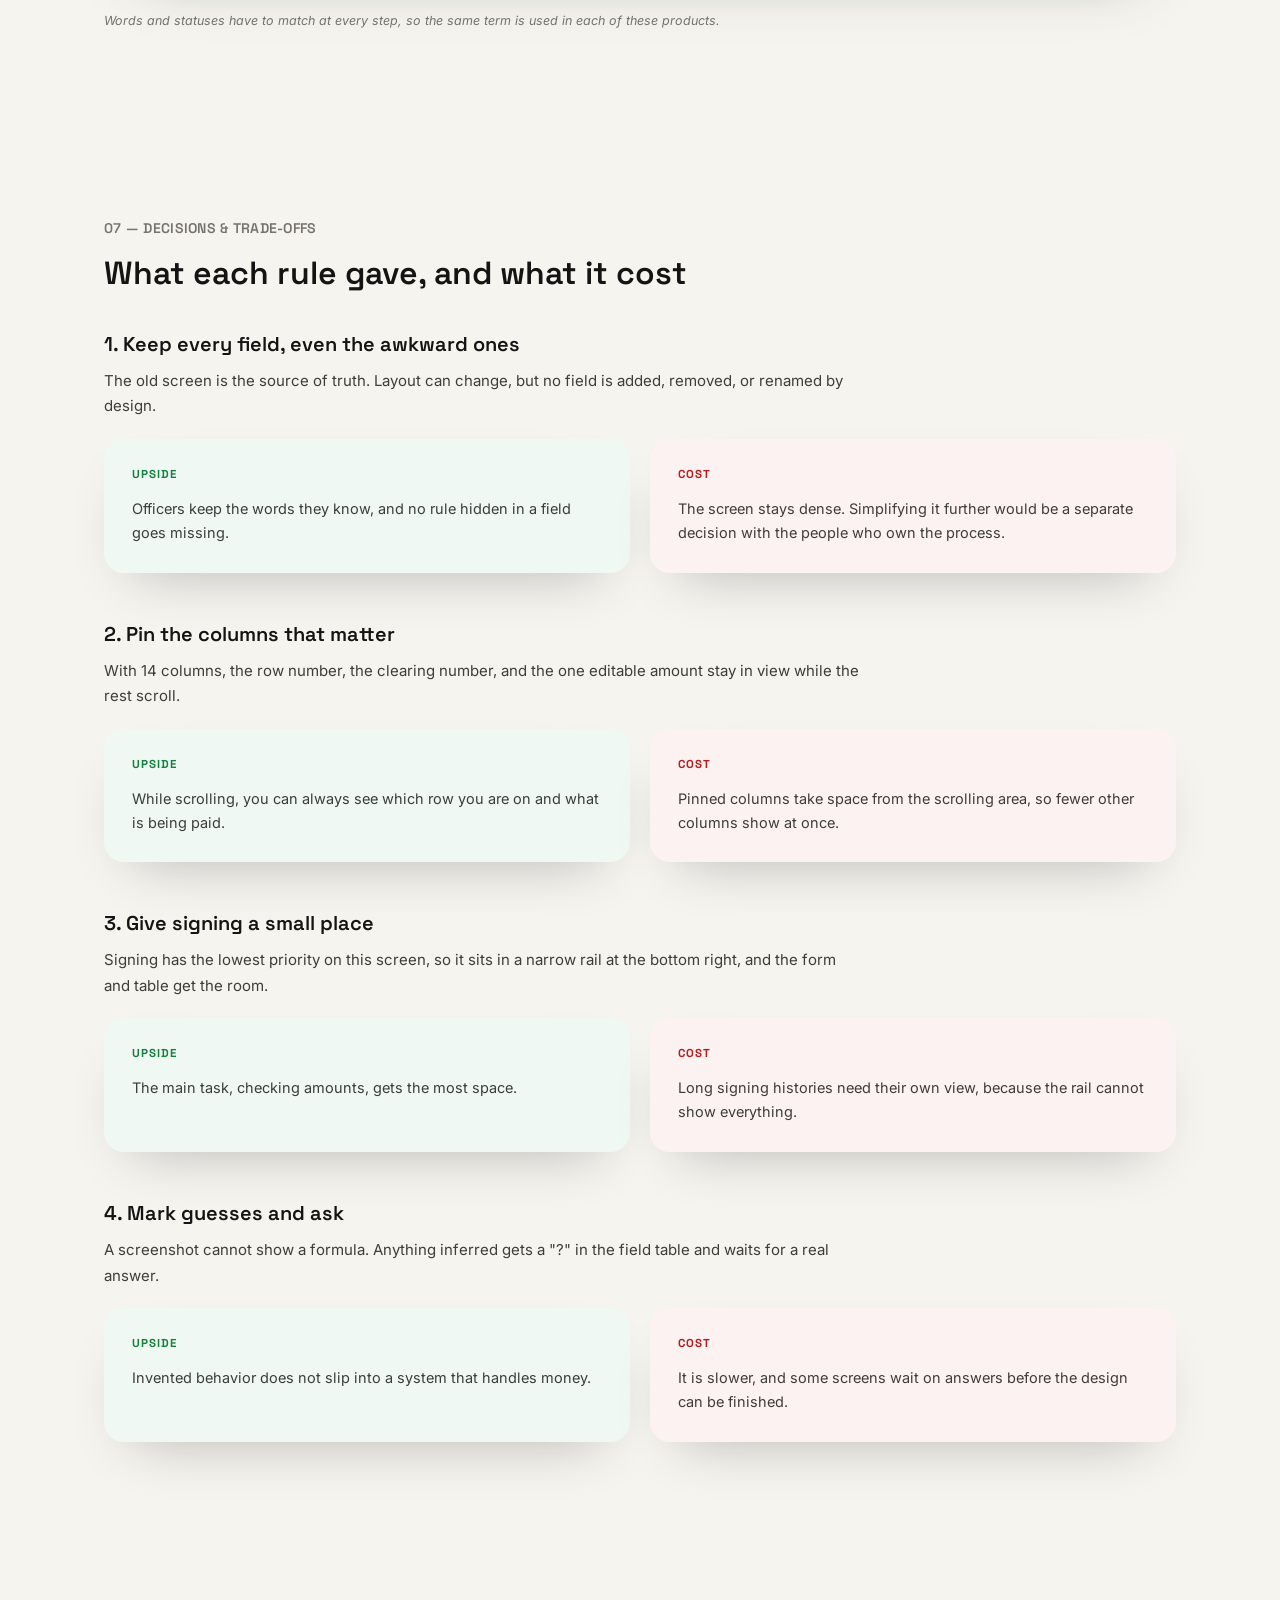
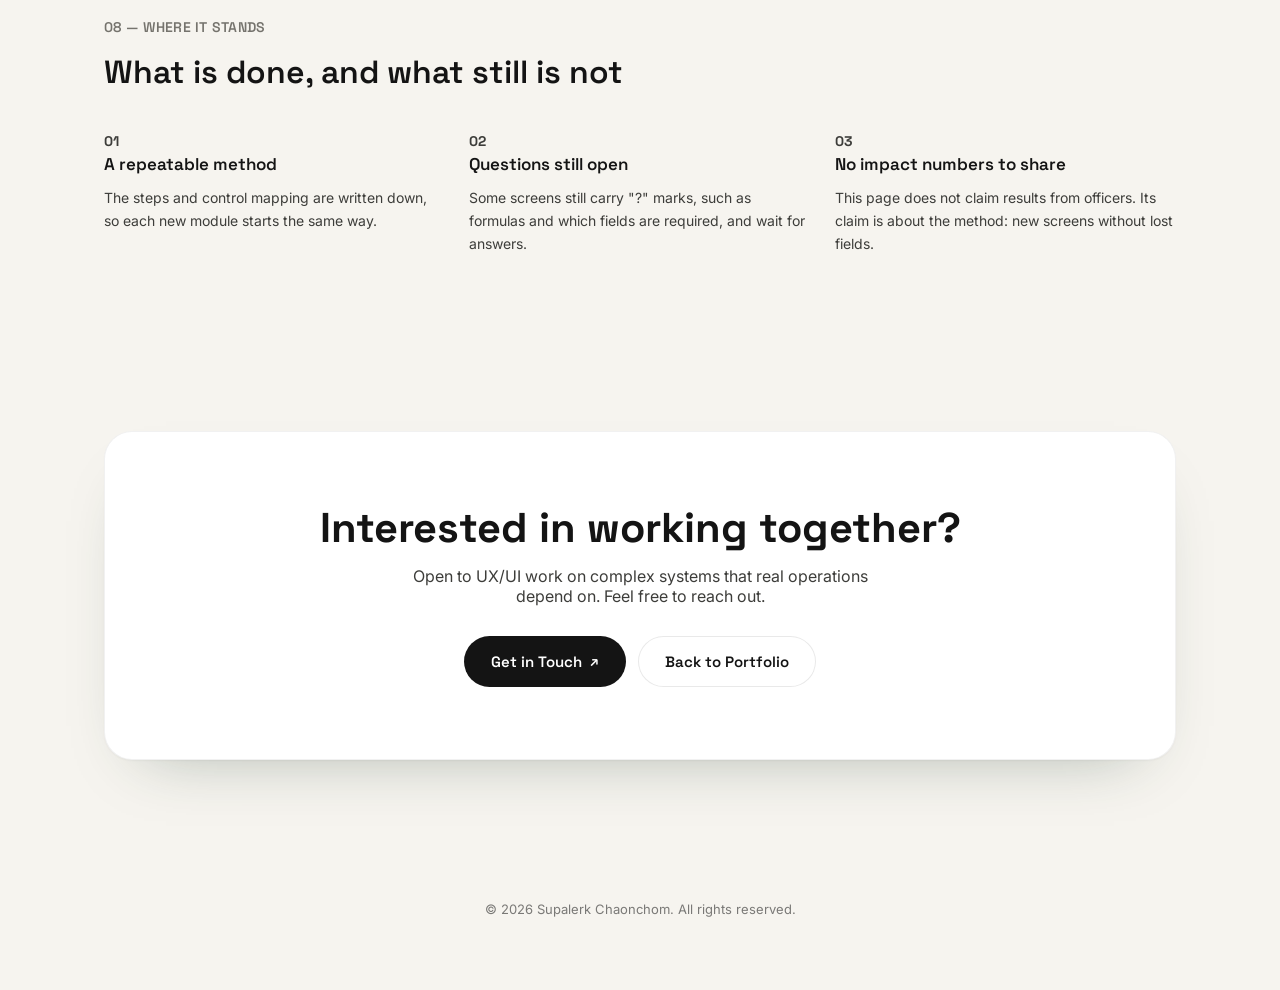
<file: jeeno-portfolio/work/employee-erp.html>
<!DOCTYPE html>
<html lang="en" data-lang="en">
<head>
<meta charset="UTF-8" />
<meta name="viewport" content="width=device-width, initial-scale=1.0" />
<title>Employee ERP — Case Study | Supalerk Chaonchom</title>
<meta name="description" content="Moving old Windows back-office screens to a web app without changing a single field: the method, the new layout, and what each decision cost." />
<link rel="icon" href="data:image/svg+xml,%3Csvg xmlns='http://www.w3.org/2000/svg' viewBox='0 0 100 100'%3E%3Crect width='100' height='100' rx='24' fill='%23111111'/%3E%3Ctext x='50' y='68' font-size='60' font-family='Arial, sans-serif' font-weight='700' fill='white' text-anchor='middle'%3ES%3C/text%3E%3C/svg%3E" />
<link rel="preconnect" href="https://fonts.googleapis.com">
<link rel="preconnect" href="https://fonts.gstatic.com" crossorigin>
<link href="https://fonts.googleapis.com/css2?family=Space+Grotesk:wght@400;500;600;700&family=Inter:wght@400;500;600;700&family=Noto+Sans+Thai:wght@400;500;600;700&family=Prompt:wght@400;500;600&display=swap" rel="stylesheet">
<link rel="stylesheet" href="../css/style.css?v=15" />
<link rel="stylesheet" href="../css/case-study.css?v=15" />
</head>
<body class="cs-body">

<div class="grain-layer" aria-hidden="true"></div>

<svg width="0" height="0" style="position:absolute;" aria-hidden="true">
  <symbol id="i-home" viewBox="0 0 24 24"><path d="M3 11l9-8 9 8M5 10v10h14V10" /></symbol>
  <symbol id="i-grid" viewBox="0 0 24 24"><rect x="4" y="4" width="6" height="6" /><rect x="14" y="4" width="6" height="6" /><rect x="4" y="14" width="6" height="6" /><rect x="14" y="14" width="6" height="6" /></symbol>
  <symbol id="i-user" viewBox="0 0 24 24"><circle cx="12" cy="8" r="4" /><path d="M4 21c1-5 4-7 8-7s7 2 8 7" /></symbol>
  <symbol id="i-gear" viewBox="0 0 24 24"><circle cx="12" cy="12" r="3" /><path d="M12 3v3M12 18v3M3 12h3M18 12h3M5.600 5.600l2.100 2.100M16.300 16.300l2.100 2.100M5.600 18.400l2.100-2.100M16.300 7.700l2.100-2.100" /></symbol>
  <symbol id="i-search" viewBox="0 0 24 24"><circle cx="11" cy="11" r="7" /><path d="M20 20l-4-4" /></symbol>
  <symbol id="i-down" viewBox="0 0 24 24"><path d="M6 9l6 6 6-6" /></symbol>
  <symbol id="i-cal" viewBox="0 0 24 24"><rect x="4" y="5" width="16" height="15" rx="2" /><path d="M4 10h16M8 3v4M16 3v4" /></symbol>
  <symbol id="i-plus" viewBox="0 0 24 24"><path d="M12 5v14M5 12h14" /></symbol>
  <symbol id="i-save" viewBox="0 0 24 24"><path d="M5 4h12l3 3v13H5zM8 4v5h8V4M8 20v-6h8v6" /></symbol>
  <symbol id="i-file" viewBox="0 0 24 24"><path d="M6 3h9l4 4v14H6zM15 3v4h4" /></symbol>
  <symbol id="i-exit" viewBox="0 0 24 24"><path d="M10 4H5v16h5M14 8l4 4-4 4M8 12h10" /></symbol>
</svg>

<nav class="cs-nav">
  <div class="cs-nav-inner">
    <a href="../index.html#work" class="cs-back">
      <span class="arrow-left">&#8592;</span>
      <span data-en="Back to portfolio" data-th="กลับหน้าพอร์ตโฟลิโอ">Back to portfolio</span>
    </a>
    <button class="lang-toggle" id="langToggle" aria-label="Toggle language">
      <span class="lang-opt active" data-lang-btn="en">EN</span>
      <span class="lang-sep">/</span>
      <span class="lang-opt" data-lang-btn="th">TH</span>
    </button>
  </div>
</nav>

<main>

  <!-- HERO -->
  <section class="section cs-hero">
    <div class="card cs-hero-card reveal">
      <p class="cs-eyebrow" data-en="Employee ERP · Screen Upgrade Case Study" data-th="ERP ของพนักงาน · เคสสตัดี้การยกระดับจอเก่า">Employee ERP · Screen Upgrade Case Study</p>
      <h1 class="cs-title" data-en="New Screens, and Not One Field Lost" data-th="จอใหม่ทั้งหน้า แต่ไม่มี Field ไหนหาย">New Screens, and Not One Field Lost</h1>
      <p class="cs-tagline" data-en="Old Windows back-office screens are moving to a web app. The look and layout can change, but the fields hold the real work, so every label, type, and order stays as it is in the old system." data-th="จอหลังบ้านแบบโปรแกรม Windows กำลังย้ายมาเป็นเว็บแอป หน้าตาและการจัดวางเปลี่ยนได้ แต่ Field คือตัวงานจริง ชื่อ ประเภท และลำดับทุกช่องจึงคงไว้ตามระบบเดิม">Old Windows back-office screens are moving to a web app. The look and layout can change, but the fields hold the real work, so every label, type, and order stays as it is in the old system.</p>
      <div class="cs-meta-grid">
        <div class="cs-meta-item"><span class="cs-meta-label" data-en="Role" data-th="บทบาท">Role</span><span class="cs-meta-value" data-en="UX/UI Designer" data-th="UX/UI Designer">UX/UI Designer</span></div>
        <div class="cs-meta-item"><span class="cs-meta-label" data-en="Tool" data-th="เครื่องมือ">Tool</span><span class="cs-meta-value" data-en="Figma Variables and Components" data-th="Figma Variables และ Components">Figma Variables and Components</span></div>
        <div class="cs-meta-item"><span class="cs-meta-label" data-en="Platform" data-th="แพลตฟอร์ม">Platform</span><span class="cs-meta-value" data-en="Web app, from a Windows program" data-th="เว็บแอป จากโปรแกรม Windows">Web app, from a Windows program</span></div>
        <div class="cs-meta-item"><span class="cs-meta-label" data-en="Type" data-th="ประเภทงาน">Type</span><span class="cs-meta-value" data-en="Company work, details withheld" data-th="งานบริษัท ปิดข้อมูลจริง">Company work, details withheld</span></div>
      </div>
      <p class="cs-note" data-en="The product name, logo, company, customers, and all real records are withheld. Every screen on this page was rebuilt for this portfolio with sample data, so it shows the design approach, not the product file." data-th="ชื่อผลิตภัณฑ์ โลโก้ บริษัท ลูกค้า และข้อมูลจริงทั้งหมดถูกปิดไว้ หน้าจอในหน้านี้วาดขึ้นใหม่สำหรับพอร์ตโฟลิโอด้วยข้อมูลสมมติ จึงแสดงแนวทางการออกแบบ ไม่ใช่ไฟล์งานจริง">The product name, logo, company, customers, and all real records are withheld. Every screen on this page was rebuilt for this portfolio with sample data, so it shows the design approach, not the product file.</p>
    </div>
  </section>

  <!-- 01 OVERVIEW -->
  <section class="section reveal">
    <p class="cs-section-label" data-en="01 — Overview" data-th="01 — ภาพรวมโปรเจกต์">01 — Overview</p>
    <h2 class="cs-h2" data-en="A screen full of fields is a screen full of rules" data-th="จอที่เต็มไปด้วย Field คือจอที่เต็มไปด้วยกฎงาน">A screen full of fields is a screen full of rules</h2>
    <p class="cs-overview-text" data-en="Officers at public agencies and private companies use this system for finance and back-office records. The example on this page is a transfer record: who gets paid, how much, from which account, and who signs. A field that looks unnecessary may be there for an audit or an accounting rule, so a redesign cannot judge it by its looks." data-th="เจ้าหน้าที่ของหน่วยงานรัฐและบริษัทเอกชนใช้ระบบนี้บันทึกงานการเงินและงานหลังบ้าน ตัวอย่างในหน้านี้คือการบันทึกการโอนเงิน ว่าจ่ายให้ใคร เท่าไร จากบัญชีไหน และใครลงนาม Field ที่ดูเหมือนไม่จำเป็นอาจมีไว้เพื่อการตรวจสอบหรือกฎบัญชี การรีดีไซน์จึงตัดสินจากหน้าตาไม่ได้">Officers at public agencies and private companies use this system for finance and back-office records. The example on this page is a transfer record: who gets paid, how much, from which account, and who signs. A field that looks unnecessary may be there for an audit or an accounting rule, so a redesign cannot judge it by its looks.</p>
  </section>

  <!-- 02 OLD SCREEN -->
  <section class="section reveal">
    <p class="cs-section-label" data-en="02 — The Old Screen" data-th="02 — จอเดิม">02 — The Old Screen</p>
    <h2 class="cs-h2" data-en="Everything is there, all at the same volume" data-th="ข้อมูลครบทุกอย่าง แต่ดังเท่ากันหมด">Everything is there, all at the same volume</h2>
    <div class="ms-scroll is-wide">
      <div class="ms-browser">
        <div class="ms-frame">
          <div class="lg" role="img" aria-label="The old Windows screen, rebuilt with sample data: an icon toolbar, one long form, bright magenta, green and yellow fills, a 14-column table, and a second table below it">
            <div class="lg-bar" data-en="Finance system : user : sample" data-th="ระบบการเงิน : ผู้ใช้งาน : ตัวอย่าง">Finance system : user : sample</div>
            <div class="lg-menu"><span data-en="Master files" data-th="แฟ้มข้อมูลหลัก">Master files</span><span data-en="Record entries" data-th="บันทึกรายการ">Record entries</span><span data-en="Reports" data-th="รายงาน">Reports</span></div>
            <div class="lg-shell">
              <div class="lg-tools" aria-hidden="true"><i><svg><use href="#i-save" /></svg></i><i><svg><use href="#i-file" /></svg></i><i><svg><use href="#i-exit" /></svg></i></div>
              <div style="min-width:0;">
                <div class="lg-title" data-en="Transfer record" data-th="บันทึกการโอนเงิน">Transfer record</div>
                <div class="lg-form">
                  <div class="lg-fields">
                    <span class="lg-l" data-en="Bank Trans GID:" data-th="Bank Trans GID:">Bank Trans GID:</span><span class="lg-i is-ro"></span>
                    <span class="lg-l" data-en="Transfer / entry date:" data-th="วันที่โอน/ทำรายการ:">Transfer / entry date:</span><span class="lg-i ">01/01/2567 00:00:00</span>
                    <span class="lg-l" data-en="Dimension 1:" data-th="มิติ 1:">Dimension 1:</span><span class="lg-i is-dd"><span data-en="Budget" data-th="เงินงบประมาณ">Budget</span></span>
                    <span class="lg-l" data-en="Reference no.:" data-th="เลขที่อ้างอิง:">Reference no.:</span><span class="lg-i "></span>
                    <span class="lg-l" data-en="Payment method:" data-th="วิธีการจ่ายเงิน:">Payment method:</span><span class="lg-i is-dd"><span data-en="Bank transfer" data-th="โอนเงินเข้าบัญชี">Bank transfer</span></span>
                    <span class="lg-l" data-en="Reference no. 2:" data-th="เลขที่อ้างอิง 2:">Reference no. 2:</span><span class="lg-i "></span>
                    <span class="lg-l" data-en="From bank account:" data-th="โอนจากบัญชีธนาคาร:">From bank account:</span><span class="lg-i is-dd"><span data-en="Sample account" data-th="บัญชีตัวอย่าง">Sample account</span></span>
                    <span class="lg-l" data-en="Reference no. 3:" data-th="เลขที่อ้างอิง 3:">Reference no. 3:</span><span class="lg-i "></span>
                    <span class="lg-l" data-en="Transferred by:" data-th="ผู้โอนเงิน/ทำรายการ:">Transferred by:</span><span class="lg-i is-dd"><span data-en="Sample officer" data-th="เจ้าหน้าที่ตัวอย่าง">Sample officer</span></span>
                    <span class="lg-l" data-en="Expire date:" data-th="Expire date:">Expire date:</span><span class="lg-i ">02/01/2567</span>
                    <span class="lg-l" data-en="Signing set:" data-th="ชุดลงนาม:">Signing set:</span><span class="lg-i is-dd"><span data-en="Transfer slip" data-th="ใบโอนเงิน">Transfer slip</span></span>
                    <span class="lg-l" data-en="Entry type:" data-th="ชนิดรายการ:">Entry type:</span><span class="lg-i is-dd"><span data-en="Not posted" data-th="ไม่ลงบัญชี">Not posted</span></span>
                    <span class="lg-l" data-en="Details:" data-th="รายละเอียด:">Details:</span><span class="lg-i is-wide is-tall"></span>
                    <span class="lg-l" data-en="Disbursed under:" data-th="เบิกจ่ายตาม:">Disbursed under:</span><span class="lg-i is-wide is-dd"></span>
                    <span class="lg-l" data-en="Recorded by:" data-th="ผู้บันทึก:">Recorded by:</span><span class="lg-i is-ro"></span>
                    <span class="lg-l" data-en="Recorded on:" data-th="วันที่บันทึก:">Recorded on:</span><span class="lg-i is-ro"></span>
                    <div class="lg-mag">
                      <span class="lg-l" data-en="Check status:" data-th="สถานะการตรวจ:">Check status:</span><span class="lg-i is-dd"></span>
                      <span class="lg-l" data-en="Checked by:" data-th="ผู้ตรวจ:">Checked by:</span><span class="lg-i is-ro"></span>
                      <span class="lg-l" data-en="Checked on:" data-th="วันที่ตรวจ:">Checked on:</span><span class="lg-i is-ro"></span>
                    </div>
                    <span class="lg-l" data-en="Check note:" data-th="หมายเหตุการตรวจ:">Check note:</span><span class="lg-i is-wide is-ro"></span>
                  </div>
                  <div class="lg-aside">
                    <span class="lg-l" data-en="Transfer limit remaining" data-th="วงเงินโอนคงเหลือ">Transfer limit remaining</span>
                    <span class="lg-i"></span>
                    <span class="lg-b">Attach Files</span>
                    <span class="lg-file"></span>
                  </div>
                </div>
              </div>
            </div>
            <div class="lg-tw">
              <table class="lg-t">
                <thead><tr><th data-en="No." data-th="ลำดับ">No.</th><th data-en="Payable clearing no." data-th="เลขที่ล้างเจ้าหนี้">Payable clearing no.</th><th data-en="Payment request no." data-th="เลขที่ใบขอจ่าย">Payment request no.</th><th data-en="Combined clearing no." data-th="เลขที่รวมล้างเจ้าหนี้">Combined clearing no.</th><th data-en="Reference no." data-th="เลขอ้างอิง">Reference no.</th><th data-en="Vendor code" data-th="รหัสผู้ขาย">Vendor code</th><th data-en="Pay to" data-th="สั่งจ่าย">Pay to</th><th class="g" data-en="Amount requested" data-th="จำนวนเงินขอจ่าย">Amount requested</th><th data-en="Withholding tax + deductions" data-th="ภาษีหัก ณ ที่จ่าย+เงินหัก">Withholding tax + deductions</th><th data-en="Paid per request" data-th="จ่ายจริงตามใบขอจ่าย">Paid per request</th><th data-en="Paid remaining" data-th="จ่ายจริงคงเหลือ">Paid remaining</th><th class="y" data-en="Paid this time" data-th="จ่ายจริงครั้งนี้">Paid this time</th><th data-en="Account no." data-th="เลขบัญชี">Account no.</th><th data-en="Bank" data-th="ธนาคาร">Bank</th></tr></thead>
                <tbody>
                  <tr><td>1</td><td>PD-0001</td><td>PR-0001</td><td></td><td>INV-001</td><td>V-0001</td><td><span data-en="Sample Vendor A" data-th="ผู้ขายตัวอย่าง A">Sample Vendor A</span></td><td class="n g">5,000.00</td><td class="n">0.00</td><td class="n">5,000.00</td><td class="n">5,000.00</td><td class="n y">5,000.00</td><td>000-0-00001-0</td><td><span data-en="Sample Bank" data-th="ธนาคารตัวอย่าง">Sample Bank</span></td></tr>
                  <tr class="fill"><td colspan="14"></td></tr>
                  <tr class="tot"><td colspan="8"></td><td class="n y" data-en="Total:" data-th="รวมทั้งสิ้น:">Total:</td><td class="n">5,000.00</td><td class="n">5,000.00</td><td class="n y">5,000.00</td><td colspan="2"></td></tr>
                </tbody>
              </table>
            </div>
            <div class="lg-band">
              <strong data-en="Transfer details" data-th="รายละเอียดการโอน">Transfer details</strong>
              <span class="lg-b">Import File</span>
              <span class="lg-b" data-en="Create Textfile for bank" data-th="สร้าง Textfile เพื่อธนาคาร">Create Textfile for bank</span>
              <span class="lg-b" data-en="Create Textfile for co-op" data-th="สร้าง Textfile เพื่อสหกรณ์">Create Textfile for co-op</span>
              <span class="lg-b" data-en="Create Textfile for eCheque" data-th="สร้าง Textfile eCheque">Create Textfile for eCheque</span>
            </div>
            <div class="lg-tw">
              <table class="lg-t">
                <thead><tr><th data-en="No." data-th="ลำดับ">No.</th><th data-en="Personnel" data-th="บุคลากร">Personnel</th><th data-en="Account no. / ID" data-th="เลขที่บัญชีธนาคาร/ID">Account no. / ID</th><th data-en="Account name" data-th="ชื่อบัญชีธนาคาร">Account name</th><th data-en="Amount paid" data-th="จำนวนเงินจ่าย">Amount paid</th><th data-en="Bank" data-th="ธนาคาร">Bank</th><th data-en="Branch" data-th="สาขา">Branch</th><th data-en="Note" data-th="หมายเหตุ">Note</th><th>Bank Trans Gid</th></tr></thead>
                <tbody>
                  <tr><td>1</td><td></td><td>000-0-00001-0</td><td><span data-en="Sample Vendor A" data-th="ผู้ขายตัวอย่าง A">Sample Vendor A</span></td><td class="n">5,000.00</td><td><span data-en="Sample Bank" data-th="ธนาคารตัวอย่าง">Sample Bank</span></td><td data-en="Sample branch" data-th="สาขาตัวอย่าง">Sample branch</td><td>PD-0001&gt;V-0001</td><td></td></tr>
                  <tr class="tot"><td colspan="4"></td><td class="n y">5,000.00</td><td colspan="4"></td></tr>
                </tbody>
              </table>
            </div>
            <span class="ex-pin" style="left:0.6em;top:4.3em;">1</span>
            <span class="ex-pin" style="left:83%;top:25.6em;">2</span>
            <span class="ex-pin" style="left:83.5%;top:34.2em;">3</span>
            <span class="ex-pin" style="left:30%;top:39.4em;">4</span>
          </div>
        </div>
      </div>
    </div>
    <div class="ex-notes">
      <div class="ex-note"><b>1</b><span data-en="Main actions are small icons with no labels." data-th="คำสั่งหลักเป็นไอคอนเล็ก ๆ ไม่มีชื่อกำกับ">Main actions are small icons with no labels.</span></div>
      <div class="ex-note"><b>2</b><span data-en="Bright fills compete for attention, and none of them explains itself." data-th="สีสดหลายสีแย่งความสนใจ และไม่มีสีไหนบอกความหมายของตัวเอง">Bright fills compete for attention, and none of them explains itself.</span></div>
      <div class="ex-note"><b>3</b><span data-en="The one amount to edit is a yellow cell among 14 columns." data-th="จำนวนเงินช่องเดียวที่ต้องแก้ เป็นช่องเหลืองท่ามกลาง 14 คอลัมน์">The one amount to edit is a yellow cell among 14 columns.</span></div>
      <div class="ex-note"><b>4</b><span data-en="A second table and its export buttons share the same page, with nothing grouped." data-th="ตารางที่สองและปุ่มส่งออกอยู่หน้าเดียวกัน โดยไม่ได้แบ่งกลุ่ม">A second table and its export buttons share the same page, with nothing grouped.</span></div>
    </div>
    <p class="cs-note" data-en="Rebuilt with sample data to match the old screen, with its bank-specific button names made generic." data-th="วาดใหม่ด้วยข้อมูลสมมติให้ตรงกับจอเดิม โดยเปลี่ยนชื่อปุ่มที่ระบุธนาคารให้เป็นชื่อกลาง ๆ">Rebuilt with sample data to match the old screen, with its bank-specific button names made generic.</p>
  </section>

  <!-- 03 THE RULE -->
  <section class="section reveal">
    <p class="cs-section-label" data-en="03 — The Rule" data-th="03 — กติกาหลัก">03 — The Rule</p>
    <h2 class="cs-h2" data-en="Read the old screen first, then design" data-th="อ่านจอเดิมให้ครบก่อน แล้วค่อยออกแบบ">Read the old screen first, then design</h2>
    <div class="card ai-flow-card">
      <p class="ai-flow-title" data-en="Before any design starts" data-th="ก่อนเริ่มออกแบบทุกครั้ง">Before any design starts</p>
      <div class="flow">
        <div class="flow-step"><b>01</b><span data-en="List every field, column, and button" data-th="ทำตาราง Field คอลัมน์ และปุ่มให้ครบ">List every field, column, and button</span></div>
        <div class="flow-step"><b>02</b><span data-en="Classify each one by control type" data-th="จำแนกประเภทของแต่ละช่อง">Classify each one by control type</span></div>
        <div class="flow-step is-key"><b>03</b><span data-en="Mark every guess with &quot;?&quot; and ask" data-th="ทำเครื่องหมาย &quot;?&quot; ทุกจุดที่เดา แล้วถาม">Mark every guess with &quot;?&quot; and ask</span></div>
        <div class="flow-step"><b>04</b><span data-en="Confirm the table before designing" data-th="ยืนยันตารางก่อนออกแบบ">Confirm the table before designing</span></div>
        <div class="flow-step is-end"><b>05</b><span data-en="Map it to the new system" data-th="แปลงเข้าสู่ระบบใหม่">Map it to the new system</span></div>
      </div>
    </div>
    <div style="margin-top:28px;">
    <div class="cm"><div class="cm-row is-head"><span data-en="In the old program" data-th="ในโปรแกรมเดิม">In the old program</span><em></em><span data-en="In the new design" data-th="ในดีไซน์ใหม่">In the new design</span><span data-en="What it means" data-th="ความหมาย">What it means</span></div><div class="cm-row"><div class="lg cm-old"><span class="lg-i is-dd"><span data-en="Bank transfer" data-th="โอนเงินเข้าบัญชี">Bank transfer</span></span></div><em>&#8594;</em><div class="ex cm-new"><div class="ex-i"><span data-en="Bank transfer" data-th="โอนเงินเข้าบัญชี">Bank transfer</span><svg><use href="#i-down" /></svg></div></div><p data-en="A fixed list of choices becomes a select." data-th="รายการตัวเลือกตายตัว กลายเป็น Select">A fixed list of choices becomes a select.</p></div><div class="cm-row"><div class="lg cm-old"><div class="cm-pair"><span class="lg-i is-ro">V-0001</span><span class="lg-b"><span data-en="Find..." data-th="ค้น...">Find...</span></span></div></div><em>&#8594;</em><div class="ex cm-new"><div class="ex-i">V-0001<svg><use href="#i-search" /></svg></div></div><p data-en="Find and pick from records becomes an input with a search icon and a dialog." data-th="ค้นแล้วเลือกจากรายการ กลายเป็นช่องที่มีไอคอนค้นหาและหน้าต่างเลือกข้อมูล">Find and pick from records becomes an input with a search icon and a dialog.</p></div><div class="cm-row"><div class="lg cm-old"><span class="lg-i is-num">1,000.00</span></div><em>&#8594;</em><div class="ex cm-new"><div class="ex-i is-num">1,000.00</div></div><p data-en="Typed values stay inputs, and numbers align right." data-th="ค่าที่พิมพ์เองยังเป็นช่องกรอก และตัวเลขชิดขวา">Typed values stay inputs, and numbers align right.</p></div><div class="cm-row"><div class="lg cm-old"><span class="lg-i is-ro"><span data-en="Sample officer" data-th="เจ้าหน้าที่ตัวอย่าง">Sample officer</span></span></div><em>&#8594;</em><div class="ex cm-new"><div class="ex-i is-ro"><span data-en="Sample officer" data-th="เจ้าหน้าที่ตัวอย่าง">Sample officer</span></div></div><p data-en="Values the system fills in become read-only and move to the end of the form." data-th="ค่าที่ระบบเติมให้เป็น Read-only และย้ายไปรวมกันท้ายฟอร์ม">Values the system fills in become read-only and move to the end of the form.</p></div><div class="cm-row"><div class="lg cm-old"><span class="cm-sum">1,000.00</span></div><em>&#8594;</em><div class="ex cm-new"><div class="ex-i is-ro is-num">1,000.00</div></div><p data-en="Totals are calculated from the rows, and nobody types them." data-th="ยอดรวมคำนวณจากแถว ไม่มีใครต้องพิมพ์เอง">Totals are calculated from the rows, and nobody types them.</p></div><div class="cm-row"><div class="lg cm-old"><div class="cm-pair"><span class="lg-b">+</span><span class="lg-b">&#10005;</span></div></div><em>&#8594;</em><div class="ex cm-new"><div class="ex-fetch"><svg><use href="#i-plus" /></svg><span data-en="Add row" data-th="เพิ่มแถว">Add row</span></div></div><p data-en="Add and delete buttons beside a table become a named button and a delete icon in the row." data-th="ปุ่มเพิ่มและลบข้างตาราง กลายเป็นปุ่มที่มีชื่อ และไอคอนลบในแถว">Add and delete buttons beside a table become a named button and a delete icon in the row.</p></div></div>
    </div>
  </section>

  <!-- 04 NEW SCREEN -->
  <section class="section reveal">
    <p class="cs-section-label" data-en="04 — The New Screen" data-th="04 — จอใหม่">04 — The New Screen</p>
    <h2 class="cs-h2" data-en="Same fields, in the order the work happens" data-th="Field ชุดเดิม จัดตามลำดับการทำงาน">Same fields, in the order the work happens</h2>
    <div class="ms-scroll is-wide">
      <div class="ms-browser">
        <div class="ms-browser-bar" aria-hidden="true"><i></i><i></i><i></i></div>
        <div class="ms-frame" id="erpNewScreen">
          <div class="ex" role="img" aria-label="The new web screen, rebuilt with sample data: a blue framed form with a four-column grid, a blue framed table with pinned columns and a yellow editable column, and a narrow right rail for the summary and signing">
            <div class="ex-rail">
              <i></i>
              <span><svg><use href="#i-home" /></svg><em data-en="Home" data-th="หน้าหลัก">Home</em></span>
              <span class="on"><svg><use href="#i-grid" /></svg><em>ERP</em></span>
              <span><svg><use href="#i-user" /></svg><em data-en="Profile" data-th="โปรไฟล์">Profile</em></span>
              <span><svg><use href="#i-gear" /></svg><em data-en="Settings" data-th="ตั้งค่า">Settings</em></span>
            </div>
            <div class="ex-main">
              <div class="ex-top">
                <div class="ex-search"><span data-en="Search" data-th="ค้นหา">Search</span><svg><use href="#i-search" /></svg></div>
                <div class="ex-who"><i></i><span data-en="Sample Officer" data-th="เจ้าหน้าที่ตัวอย่าง">Sample Officer</span></div>
              </div>
              <div class="ex-title">
                <strong data-en="Transfer record" data-th="บันทึกการโอนเงิน">Transfer record</strong>
                <span class="ex-chip" data-en="Draft" data-th="ฉบับร่าง">Draft</span>
                <small>TR-0000</small>
                <span class="ex-btn is-ghost" data-en="New" data-th="ใหม่">New</span>
                <span class="ex-btn is-ghost" data-en="Exit" data-th="ออก">Exit</span>
                <span class="ex-btn" data-en="Save" data-th="บันทึก">Save</span>
              </div>
              <div class="ex-cols">
                <div class="ex-stack">
                  <div class="ex-panel">
                    <div class="ex-tabs"><span class="ex-tab on" data-en="Transfer details" data-th="ข้อมูลการโอน">Transfer details</span><span class="ex-tab" data-en="Attach Files" data-th="Attach Files">Attach Files</span></div>
                    <div class="ex-body">
                      <div class="ex-grid">
                        <div class="ex-f"><label data-en="Bank Trans GID" data-th="Bank Trans GID">Bank Trans GID</label><div class="ex-i is-ro">-</div></div>
                        <div class="ex-f"><label data-en="Transfer / entry date" data-th="วันที่โอน/ทำรายการ">Transfer / entry date</label><div class="ex-i ">01/01/2567 00:00<svg><use href="#i-cal" /></svg></div></div>
                        <div class="ex-f"><label data-en="Reference no." data-th="เลขที่อ้างอิง">Reference no.</label><div class="ex-i "></div></div>
                        <div class="ex-f"><label data-en="Dimension 1" data-th="มิติ 1">Dimension 1</label><div class="ex-i "><span data-en="Budget" data-th="เงินงบประมาณ">Budget</span><svg><use href="#i-down" /></svg></div></div>
                        <div class="ex-f"><label data-en="Payment method" data-th="วิธีการจ่ายเงิน">Payment method</label><div class="ex-i "><span data-en="Bank transfer" data-th="โอนเงินเข้าบัญชี">Bank transfer</span><svg><use href="#i-down" /></svg></div></div>
                        <div class="ex-f"><label data-en="Reference no. 2" data-th="เลขที่อ้างอิง 2">Reference no. 2</label><div class="ex-i "></div></div>
                        <div class="ex-f"><label data-en="From bank account" data-th="โอนจากบัญชีธนาคาร">From bank account</label><div class="ex-i "><span data-en="Sample account" data-th="บัญชีตัวอย่าง">Sample account</span><svg><use href="#i-down" /></svg></div></div>
                        <div class="ex-f"><label data-en="Reference no. 3" data-th="เลขที่อ้างอิง 3">Reference no. 3</label><div class="ex-i "></div></div>
                        <div class="ex-f"><label data-en="Transferred by" data-th="ผู้โอนเงิน/ทำรายการ">Transferred by</label><div class="ex-i "><span data-en="Sample officer" data-th="เจ้าหน้าที่ตัวอย่าง">Sample officer</span><svg><use href="#i-down" /></svg></div></div>
                        <div class="ex-f"><label data-en="Expire date" data-th="Expire date">Expire date</label><div class="ex-i ">02/01/2567<svg><use href="#i-cal" /></svg></div></div>
                        <div class="ex-f"><label data-en="Signing set" data-th="ชุดลงนาม">Signing set</label><div class="ex-i "><span data-en="Transfer slip" data-th="ใบโอนเงิน">Transfer slip</span><svg><use href="#i-down" /></svg></div></div>
                        <div class="ex-f"><label data-en="Entry type" data-th="ชนิดรายการ">Entry type</label><div class="ex-i "><span data-en="Not posted" data-th="ไม่ลงบัญชี">Not posted</span><svg><use href="#i-down" /></svg></div></div>
                        <div class="ex-f is-wide"><label data-en="Details" data-th="รายละเอียด">Details</label><div class="ex-i "></div></div>
                        <div class="ex-f is-wide"><label data-en="Disbursed under" data-th="เบิกจ่ายตาม">Disbursed under</label><div class="ex-i "><svg><use href="#i-down" /></svg></div></div>
                      </div>
                      <div class="ex-sys">
                        <div class="ex-f"><label data-en="Recorded by" data-th="ผู้บันทึก">Recorded by</label><div class="ex-i is-ro">-</div></div><div class="ex-f"><label data-en="Recorded on" data-th="วันที่บันทึก">Recorded on</label><div class="ex-i is-ro">-</div></div><div class="ex-f"><label data-en="Check status" data-th="สถานะการตรวจ">Check status</label><div class="ex-i is-ro">-</div></div><div class="ex-f"><label data-en="Checked by" data-th="ผู้ตรวจ">Checked by</label><div class="ex-i is-ro">-</div></div><div class="ex-f"><label data-en="Checked on" data-th="วันที่ตรวจ">Checked on</label><div class="ex-i is-ro">-</div></div><div class="ex-f"><label data-en="Check note" data-th="หมายเหตุการตรวจ">Check note</label><div class="ex-i is-ro">-</div></div>
                      </div>
                    </div>
                  </div>
                  <div class="ex-panel">
                    <div class="ex-tabs"><span class="ex-tab on" data-en="Transfer items" data-th="รายการโอนเงิน">Transfer items</span><span class="ex-tab" data-en="Transfer details" data-th="รายละเอียดการโอน">Transfer details</span></div>
                    <div class="ex-body">
                      <div class="ex-fetch"><svg><use href="#i-plus" /></svg><span data-en="Fetch payable clearing / payment request" data-th="เรียกข้อมูลล้างเจ้าหนี้/เลขที่ใบขอจ่าย">Fetch payable clearing / payment request</span></div>
                      <div class="ex-tw"><table class="ex-t"><thead><tr><th class="p1" scope="col" data-en="No." data-th="ลำดับ">No.</th><th class="p2" scope="col" data-en="Payable clearing no." data-th="เลขที่ล้างเจ้าหนี้">Payable clearing no.</th><th scope="col" data-en="Payment request no." data-th="เลขที่ใบขอจ่าย">Payment request no.</th><th scope="col" data-en="Combined clearing no." data-th="เลขที่รวมล้างเจ้าหนี้">Combined clearing no.</th><th scope="col" data-en="Reference no." data-th="เลขอ้างอิง">Reference no.</th><th scope="col" data-en="Vendor code" data-th="รหัสผู้ขาย">Vendor code</th><th scope="col" data-en="Pay to" data-th="สั่งจ่าย">Pay to</th><th class="n" scope="col" data-en="Amount requested" data-th="จำนวนเงินขอจ่าย">Amount requested</th><th class="n" scope="col" data-en="Withholding tax + deductions" data-th="ภาษีหัก ณ ที่จ่าย+เงินหัก">Withholding tax + deductions</th><th class="n" scope="col" data-en="Paid per request" data-th="จ่ายจริงตามใบขอจ่าย">Paid per request</th><th class="n" scope="col" data-en="Paid remaining" data-th="จ่ายจริงคงเหลือ">Paid remaining</th><th scope="col" data-en="Account no." data-th="เลขบัญชี">Account no.</th><th scope="col" data-en="Bank" data-th="ธนาคาร">Bank</th><th class="pr n" scope="col" data-en="Paid this time" data-th="จ่ายจริงครั้งนี้">Paid this time</th></tr></thead><tbody><tr><td class="p1">1</td><td class="p2">PD-0001</td><td>PR-0001</td><td>-</td><td>INV-001</td><td>V-0001</td><td><span data-en="Sample Vendor A" data-th="ผู้ขายตัวอย่าง A">Sample Vendor A</span></td><td class="n">5,000.00</td><td class="n">0.00</td><td class="n">5,000.00</td><td class="n">5,000.00</td><td>000-0-00001-0</td><td><span data-en="Sample Bank" data-th="ธนาคารตัวอย่าง">Sample Bank</span></td><td class="pr n">5,000.00</td></tr><tr><td class="p1">2</td><td class="p2">PD-0002</td><td>PR-0002</td><td>CB-01</td><td>INV-002</td><td>V-0002</td><td><span data-en="Sample Vendor B" data-th="ผู้ขายตัวอย่าง B">Sample Vendor B</span></td><td class="n">12,500.00</td><td class="n">375.00</td><td class="n">12,125.00</td><td class="n">12,125.00</td><td>000-0-00002-0</td><td><span data-en="Sample Bank" data-th="ธนาคารตัวอย่าง">Sample Bank</span></td><td class="pr n">12,125.00</td></tr><tr><td class="p1">3</td><td class="p2">PD-0003</td><td>PR-0003</td><td>CB-01</td><td>INV-003</td><td>V-0003</td><td><span data-en="Sample Vendor C" data-th="ผู้ขายตัวอย่าง C">Sample Vendor C</span></td><td class="n">3,200.00</td><td class="n">96.00</td><td class="n">3,104.00</td><td class="n">3,104.00</td><td>000-0-00003-0</td><td><span data-en="Sample Bank" data-th="ธนาคารตัวอย่าง">Sample Bank</span></td><td class="pr n">3,104.00</td></tr><tr><td class="p1">4</td><td class="p2">PD-0004</td><td>PR-0004</td><td>-</td><td>INV-004</td><td>V-0004</td><td><span data-en="Sample Vendor D" data-th="ผู้ขายตัวอย่าง D">Sample Vendor D</span></td><td class="n">8,750.00</td><td class="n">0.00</td><td class="n">8,750.00</td><td class="n">8,750.00</td><td>000-0-00004-0</td><td><span data-en="Sample Bank" data-th="ธนาคารตัวอย่าง">Sample Bank</span></td><td class="pr n">8,750.00</td></tr><tr><td class="p1">5</td><td class="p2">PD-0005</td><td>PR-0005</td><td>-</td><td>INV-005</td><td>V-0005</td><td><span data-en="Sample Vendor E" data-th="ผู้ขายตัวอย่าง E">Sample Vendor E</span></td><td class="n">4,100.00</td><td class="n">123.00</td><td class="n">3,977.00</td><td class="n">3,977.00</td><td>000-0-00005-0</td><td><span data-en="Sample Bank" data-th="ธนาคารตัวอย่าง">Sample Bank</span></td><td class="pr n">3,977.00</td></tr></tbody><tfoot><tr><td class="p1"></td><td class="p2" data-en="Total" data-th="รวม">Total</td><td colspan="5"></td><td class="n">33,550.00</td><td class="n">594.00</td><td class="n">32,956.00</td><td class="n">32,956.00</td><td colspan="2"></td><td class="pr n">32,956.00</td></tr></tfoot></table></div>
                    </div>
                  </div>
                </div>
                <div class="ex-side">
                  <div class="ex-card">
                    <h6 data-en="Summary" data-th="สรุป">Summary</h6>
                    <div class="ex-sum"><span data-en="Transfer limit remaining" data-th="วงเงินโอนคงเหลือ">Transfer limit remaining</span><b>100,000.00</b></div>
                    <div class="ex-sum"><span data-en="Paid this time, total" data-th="ยอดจ่ายจริงครั้งนี้รวม">Paid this time, total</span><b>32,956.00</b></div>
                  </div>
                  <div class="ex-card is-sign">
                    <h6 data-en="Signing history" data-th="ประวัติการลงนาม">Signing history</h6>
                    <div class="ex-step"><i></i><div><b data-en="Signer 1" data-th="ผู้ลงนาม 1">Signer 1</b><small data-en="Signed" data-th="ลงนามแล้ว">Signed</small></div></div>
                    <div class="ex-step"><i class="is-wait"></i><div><b data-en="Signer 2" data-th="ผู้ลงนาม 2">Signer 2</b><small data-en="Waiting" data-th="รอลงนาม">Waiting</small></div></div>
                    <div class="ex-step"><i class="is-wait"></i><div><b data-en="Signer 3" data-th="ผู้ลงนาม 3">Signer 3</b><small data-en="Waiting" data-th="รอลงนาม">Waiting</small></div></div>
                  </div>
                </div>
              </div>
            </div>
          </div>
        </div>
      </div>
    </div>
    <div class="card jm-card" style="margin-top:28px;">
      <div class="jm-scroll">
      <div class="jm" style="--n:5;">
        <div class="jm-corner"></div>
        <div class="jm-stage"><b>01</b><span data-en="Actions" data-th="คำสั่งหลัก">Actions</span></div>
        <div class="jm-stage"><b>02</b><span data-en="Main form" data-th="ฟอร์มหลัก">Main form</span></div>
        <div class="jm-stage"><b>03</b><span data-en="System fields" data-th="ช่องที่ระบบเติม">System fields</span></div>
        <div class="jm-stage"><b>04</b><span data-en="Main table" data-th="ตารางหลัก">Main table</span></div>
        <div class="jm-stage"><b>05</b><span data-en="Second table" data-th="ตารางที่สอง">Second table</span></div>
        <p class="jm-row-label" data-en="Old" data-th="เดิม">Old</p>
        <div class="jm-cell is-pain"><span data-en="Icons in a left toolbar" data-th="ไอคอนในแถบเครื่องมือซ้าย">Icons in a left toolbar</span></div>
        <div class="jm-cell is-pain"><span data-en="One long form with its labels on the left" data-th="ฟอร์มยาวผืนเดียว ชื่อช่องอยู่ทางซ้าย">One long form with its labels on the left</span></div>
        <div class="jm-cell is-pain"><span data-en="Mixed in with typed fields" data-th="ปนอยู่กับช่องที่ต้องกรอกเอง">Mixed in with typed fields</span></div>
        <div class="jm-cell is-pain"><span data-en="Scrolls sideways, and key columns leave the view" data-th="เลื่อนแนวนอนแล้วคอลัมน์สำคัญหายไป">Scrolls sideways, and key columns leave the view</span></div>
        <div class="jm-cell is-pain"><span data-en="Stacked under the first one" data-th="ซ้อนอยู่ใต้ตารางแรก">Stacked under the first one</span></div>
        <p class="jm-row-label" data-en="New" data-th="ใหม่">New</p>
        <div class="jm-cell is-gain"><span data-en="Named buttons in the title row" data-th="ปุ่มที่มีชื่อในแถวหัวข้อ">Named buttons in the title row</span></div>
        <div class="jm-cell is-gain"><span data-en="A blue framed panel with a four-column grid" data-th="Panel กรอบฟ้า จัดฟอร์ม 4 คอลัมน์">A blue framed panel with a four-column grid</span></div>
        <div class="jm-cell is-gain"><span data-en="Read-only, together at the end of the form" data-th="เป็น Read-only รวมกันท้ายฟอร์ม">Read-only, together at the end of the form</span></div>
        <div class="jm-cell is-gain"><span data-en="Key columns pinned, with a total row" data-th="ตรึงคอลัมน์สำคัญ พร้อมแถวรวม">Key columns pinned, with a total row</span></div>
        <div class="jm-cell is-gain"><span data-en="Its own tab in the same panel" data-th="แท็บของตัวเองใน Panel เดียวกัน">Its own tab in the same panel</span></div>
      </div>
      </div>
    </div>
  </section>

  <!-- 05 TABLE -->
  <section class="section reveal">
    <p class="cs-section-label" data-en="05 — The 14-Column Table" data-th="05 — ตาราง 14 คอลัมน์">05 — The 14-Column Table</p>
    <h2 class="cs-h2" data-en="Try it: scroll, and the amount stays in view" data-th="ลองดู: เลื่อนตาราง แล้วยอดเงินยังอยู่ในสายตา">Try it: scroll, and the amount stays in view</h2>
    <div class="ex ex-demo"><div class="ex-tw" tabindex="0" role="group" aria-label="Sample table with 14 columns that scrolls sideways"><table class="ex-t"><thead><tr><th class="p1" scope="col" data-en="No." data-th="ลำดับ">No.</th><th class="p2" scope="col" data-en="Payable clearing no." data-th="เลขที่ล้างเจ้าหนี้">Payable clearing no.</th><th scope="col" data-en="Payment request no." data-th="เลขที่ใบขอจ่าย">Payment request no.</th><th scope="col" data-en="Combined clearing no." data-th="เลขที่รวมล้างเจ้าหนี้">Combined clearing no.</th><th scope="col" data-en="Reference no." data-th="เลขอ้างอิง">Reference no.</th><th scope="col" data-en="Vendor code" data-th="รหัสผู้ขาย">Vendor code</th><th scope="col" data-en="Pay to" data-th="สั่งจ่าย">Pay to</th><th class="n" scope="col" data-en="Amount requested" data-th="จำนวนเงินขอจ่าย">Amount requested</th><th class="n" scope="col" data-en="Withholding tax + deductions" data-th="ภาษีหัก ณ ที่จ่าย+เงินหัก">Withholding tax + deductions</th><th class="n" scope="col" data-en="Paid per request" data-th="จ่ายจริงตามใบขอจ่าย">Paid per request</th><th class="n" scope="col" data-en="Paid remaining" data-th="จ่ายจริงคงเหลือ">Paid remaining</th><th scope="col" data-en="Account no." data-th="เลขบัญชี">Account no.</th><th scope="col" data-en="Bank" data-th="ธนาคาร">Bank</th><th class="pr n" scope="col" data-en="Paid this time" data-th="จ่ายจริงครั้งนี้">Paid this time</th></tr></thead><tbody><tr><td class="p1">1</td><td class="p2">PD-0001</td><td>PR-0001</td><td>-</td><td>INV-001</td><td>V-0001</td><td><span data-en="Sample Vendor A" data-th="ผู้ขายตัวอย่าง A">Sample Vendor A</span></td><td class="n">5,000.00</td><td class="n">0.00</td><td class="n">5,000.00</td><td class="n">5,000.00</td><td>000-0-00001-0</td><td><span data-en="Sample Bank" data-th="ธนาคารตัวอย่าง">Sample Bank</span></td><td class="pr n">5,000.00</td></tr><tr><td class="p1">2</td><td class="p2">PD-0002</td><td>PR-0002</td><td>CB-01</td><td>INV-002</td><td>V-0002</td><td><span data-en="Sample Vendor B" data-th="ผู้ขายตัวอย่าง B">Sample Vendor B</span></td><td class="n">12,500.00</td><td class="n">375.00</td><td class="n">12,125.00</td><td class="n">12,125.00</td><td>000-0-00002-0</td><td><span data-en="Sample Bank" data-th="ธนาคารตัวอย่าง">Sample Bank</span></td><td class="pr n">12,125.00</td></tr><tr><td class="p1">3</td><td class="p2">PD-0003</td><td>PR-0003</td><td>CB-01</td><td>INV-003</td><td>V-0003</td><td><span data-en="Sample Vendor C" data-th="ผู้ขายตัวอย่าง C">Sample Vendor C</span></td><td class="n">3,200.00</td><td class="n">96.00</td><td class="n">3,104.00</td><td class="n">3,104.00</td><td>000-0-00003-0</td><td><span data-en="Sample Bank" data-th="ธนาคารตัวอย่าง">Sample Bank</span></td><td class="pr n">3,104.00</td></tr><tr><td class="p1">4</td><td class="p2">PD-0004</td><td>PR-0004</td><td>-</td><td>INV-004</td><td>V-0004</td><td><span data-en="Sample Vendor D" data-th="ผู้ขายตัวอย่าง D">Sample Vendor D</span></td><td class="n">8,750.00</td><td class="n">0.00</td><td class="n">8,750.00</td><td class="n">8,750.00</td><td>000-0-00004-0</td><td><span data-en="Sample Bank" data-th="ธนาคารตัวอย่าง">Sample Bank</span></td><td class="pr n">8,750.00</td></tr><tr><td class="p1">5</td><td class="p2">PD-0005</td><td>PR-0005</td><td>-</td><td>INV-005</td><td>V-0005</td><td><span data-en="Sample Vendor E" data-th="ผู้ขายตัวอย่าง E">Sample Vendor E</span></td><td class="n">4,100.00</td><td class="n">123.00</td><td class="n">3,977.00</td><td class="n">3,977.00</td><td>000-0-00005-0</td><td><span data-en="Sample Bank" data-th="ธนาคารตัวอย่าง">Sample Bank</span></td><td class="pr n">3,977.00</td></tr></tbody><tfoot><tr><td class="p1"></td><td class="p2" data-en="Total" data-th="รวม">Total</td><td colspan="5"></td><td class="n">33,550.00</td><td class="n">594.00</td><td class="n">32,956.00</td><td class="n">32,956.00</td><td colspan="2"></td><td class="pr n">32,956.00</td></tr></tfoot></table></div></div>
    <p class="ex-hint" data-en="Scroll the table sideways. The row number, clearing number, and &quot;Paid this time&quot; stay pinned. Yellow marks the only column to edit." data-th="เลื่อนตารางไปด้านข้าง ลำดับ เลขที่ล้างเจ้าหนี้ และจ่ายจริงครั้งนี้จะอยู่กับที่ สีเหลืองคือคอลัมน์เดียวที่แก้ได้">Scroll the table sideways. The row number, clearing number, and &quot;Paid this time&quot; stay pinned. Yellow marks the only column to edit.</p>
  </section>

  <!-- 06 FLOW -->
  <section class="section reveal">
    <p class="cs-section-label" data-en="06 — The Main Task" data-th="06 — งานหลัก">06 — The Main Task</p>
    <h2 class="cs-h2" data-en="Pick from what is waiting, instead of typing it" data-th="เลือกจากรายการที่รออยู่ แทนการพิมพ์เอง">Pick from what is waiting, instead of typing it</h2>
    <div class="card ai-flow-card">
      <p class="ai-flow-title" data-en="Recording one transfer" data-th="การบันทึกการโอนหนึ่งครั้ง">Recording one transfer</p>
      <div class="flow">
        <div class="flow-step"><b>01</b><span data-en="Fill in the transfer details" data-th="กรอกข้อมูลการโอน">Fill in the transfer details</span></div>
        <div class="flow-step is-key"><b>02</b><span data-en="Fetch items waiting for transfer" data-th="เรียกรายการรอโอนมาเลือก">Fetch items waiting for transfer</span></div>
        <div class="flow-step"><b>03</b><span data-en="Check &quot;Paid this time&quot;" data-th="ตรวจจ่ายจริงครั้งนี้">Check &quot;Paid this time&quot;</span></div>
        <div class="flow-step"><b>04</b><span data-en="Save the record" data-th="บันทึกรายการ">Save the record</span></div>
        <div class="flow-step is-end"><b>05</b><span data-en="Send it for signing" data-th="ส่งลงนาม">Send it for signing</span></div>
      </div>
    </div>
    <figure class="ex-popframe ms-frame" style="margin-bottom:0;">
      <div class="ex ex-pop" role="img" aria-label="A dialog listing items waiting for transfer, with a search box, checkboxes on each row, and a select button">
        <div class="ex-modal">
          <strong data-en="Items waiting for transfer" data-th="รายการรอโอน">Items waiting for transfer</strong>
          <div class="ex-i"><span data-en="Search account name" data-th="ค้นหาชื่อบัญชี">Search account name</span><svg><use href="#i-search" /></svg></div>
          <div class="ex-tw"><table class="ex-t"><thead><tr><th><span class="ex-check"></span></th><th data-en="No." data-th="ลำดับ">No.</th><th data-en="Payable clearing no." data-th="เลขที่ล้างเจ้าหนี้">Payable clearing no.</th><th data-en="Vendor code" data-th="รหัสผู้ขาย">Vendor code</th><th data-en="Pay to" data-th="สั่งจ่าย">Pay to</th><th class="n" data-en="Amount requested" data-th="จำนวนเงินขอจ่าย">Amount requested</th></tr></thead><tbody><tr><td><span class="ex-check on"></span></td><td>1</td><td>PD-0001</td><td>V-0001</td><td><span data-en="Sample Vendor A" data-th="ผู้ขายตัวอย่าง A">Sample Vendor A</span></td><td class="n">5,000.00</td></tr><tr><td><span class="ex-check on"></span></td><td>2</td><td>PD-0002</td><td>V-0002</td><td><span data-en="Sample Vendor B" data-th="ผู้ขายตัวอย่าง B">Sample Vendor B</span></td><td class="n">12,500.00</td></tr><tr><td><span class="ex-check on"></span></td><td>3</td><td>PD-0003</td><td>V-0003</td><td><span data-en="Sample Vendor C" data-th="ผู้ขายตัวอย่าง C">Sample Vendor C</span></td><td class="n">3,200.00</td></tr><tr><td><span class="ex-check on"></span></td><td>4</td><td>PD-0004</td><td>V-0004</td><td><span data-en="Sample Vendor D" data-th="ผู้ขายตัวอย่าง D">Sample Vendor D</span></td><td class="n">8,750.00</td></tr><tr><td><span class="ex-check on"></span></td><td>5</td><td>PD-0005</td><td>V-0005</td><td><span data-en="Sample Vendor E" data-th="ผู้ขายตัวอย่าง E">Sample Vendor E</span></td><td class="n">4,100.00</td></tr><tr><td><span class="ex-check"></span></td><td>6</td><td>PD-0006</td><td>V-0006</td><td><span data-en="Sample Vendor F" data-th="ผู้ขายตัวอย่าง F">Sample Vendor F</span></td><td class="n">9,000.00</td></tr></tbody></table></div>
          <span class="ex-btn" data-en="Select" data-th="เลือก">Select</span>
        </div>
      </div>
    </figure>
    <div class="card ai-flow-card">
      <p class="ai-flow-title" data-en="Where the back office fits in the wider flow" data-th="จอหลังบ้านอยู่ตรงไหนของงานทั้งหมด">Where the back office fits in the wider flow</p>
      <div class="flow is-four">
        <div class="flow-step"><b>01</b><span data-en="An employee submits a request" data-th="พนักงานยื่นคำขอ">An employee submits a request</span></div>
        <div class="flow-step"><b>02</b><span data-en="A manager approves or declines" data-th="หัวหน้าลงนามหรือไม่ลงนาม">A manager approves or declines</span></div>
        <div class="flow-step is-key"><b>03</b><span data-en="HR or finance handles it in the back office" data-th="ฝ่ายบุคคลหรือการเงินจัดการในหลังบ้าน">HR or finance handles it in the back office</span></div>
        <div class="flow-step is-end"><b>04</b><span data-en="It appears on the executive dashboard" data-th="ข้อมูลขึ้นบน Dashboard ผู้บริหาร">It appears on the executive dashboard</span></div>
      </div>
    </div>
    <p class="cs-note" data-en="Words and statuses have to match at every step, so the same term is used in each of these products." data-th="ข้อความและสถานะต้องตรงกันทุกขั้นตอน ทุกผลิตภัณฑ์ในเส้นทางนี้จึงใช้คำเดียวกัน">Words and statuses have to match at every step, so the same term is used in each of these products.</p>
  </section>

  <!-- 07 DECISIONS -->
  <section class="section reveal">
    <p class="cs-section-label" data-en="07 — Decisions &amp; Trade-offs" data-th="07 — การตัดสินใจและข้อแลกเปลี่ยน">07 — Decisions &amp; Trade-offs</p>
    <h2 class="cs-h2" data-en="What each rule gave, and what it cost" data-th="แต่ละกติกาได้อะไร และแลกกับอะไร">What each rule gave, and what it cost</h2>

    <div class="cs-decision">
      <h3 class="cs-decision-title" data-en="1. Keep every field, even the awkward ones" data-th="1. เก็บ Field ไว้ทุกช่อง แม้ช่องที่ดูเกะกะ">1. Keep every field, even the awkward ones</h3>
      <p class="cs-decision-text" data-en="The old screen is the source of truth. Layout can change, but no field is added, removed, or renamed by design." data-th="จอเดิมคือแหล่งข้อมูลจริง เปลี่ยนการจัดวางได้ แต่นักออกแบบไม่เพิ่ม ตัด หรือเปลี่ยนชื่อ Field เอง">The old screen is the source of truth. Layout can change, but no field is added, removed, or renamed by design.</p>
      <div class="cs-empathy-row is-two">
        <div class="cs-empathy-card is-gain">
          <p class="cs-empathy-label" data-en="Upside" data-th="ข้อดี">Upside</p>
          <p class="cs-decision-point" data-en="Officers keep the words they know, and no rule hidden in a field goes missing." data-th="เจ้าหน้าที่ยังเจอคำเดิมที่คุ้นเคย และกฎงานที่แฝงอยู่ใน Field ไม่หายไป">Officers keep the words they know, and no rule hidden in a field goes missing.</p>
        </div>
        <div class="cs-empathy-card is-pain">
          <p class="cs-empathy-label" data-en="Cost" data-th="ข้อแลกเปลี่ยน">Cost</p>
          <p class="cs-decision-point" data-en="The screen stays dense. Simplifying it further would be a separate decision with the people who own the process." data-th="จอยังแน่นอยู่ ถ้าจะลดให้ง่ายกว่านี้ ต้องตัดสินใจร่วมกับเจ้าของกระบวนการเป็นอีกเรื่องหนึ่ง">The screen stays dense. Simplifying it further would be a separate decision with the people who own the process.</p>
        </div>
      </div>
    </div>
    <div class="cs-decision">
      <h3 class="cs-decision-title" data-en="2. Pin the columns that matter" data-th="2. ตรึงคอลัมน์ที่สำคัญไว้">2. Pin the columns that matter</h3>
      <p class="cs-decision-text" data-en="With 14 columns, the row number, the clearing number, and the one editable amount stay in view while the rest scroll." data-th="ใน 14 คอลัมน์ ลำดับ เลขที่ล้างเจ้าหนี้ และจำนวนเงินช่องเดียวที่แก้ได้ จะอยู่กับที่ ส่วนที่เหลือเลื่อนได้">With 14 columns, the row number, the clearing number, and the one editable amount stay in view while the rest scroll.</p>
      <div class="cs-empathy-row is-two">
        <div class="cs-empathy-card is-gain">
          <p class="cs-empathy-label" data-en="Upside" data-th="ข้อดี">Upside</p>
          <p class="cs-decision-point" data-en="While scrolling, you can always see which row you are on and what is being paid." data-th="ระหว่างเลื่อนยังเห็นเสมอว่าอยู่แถวไหน และกำลังจ่ายเท่าไร">While scrolling, you can always see which row you are on and what is being paid.</p>
        </div>
        <div class="cs-empathy-card is-pain">
          <p class="cs-empathy-label" data-en="Cost" data-th="ข้อแลกเปลี่ยน">Cost</p>
          <p class="cs-decision-point" data-en="Pinned columns take space from the scrolling area, so fewer other columns show at once." data-th="คอลัมน์ที่ตรึงกินพื้นที่ส่วนที่เลื่อน คอลัมน์อื่นจึงเห็นพร้อมกันได้น้อยลง">Pinned columns take space from the scrolling area, so fewer other columns show at once.</p>
        </div>
      </div>
    </div>
    <div class="cs-decision">
      <h3 class="cs-decision-title" data-en="3. Give signing a small place" data-th="3. ให้การลงนามอยู่ในพื้นที่เล็ก">3. Give signing a small place</h3>
      <p class="cs-decision-text" data-en="Signing has the lowest priority on this screen, so it sits in a narrow rail at the bottom right, and the form and table get the room." data-th="การลงนามสำคัญน้อยที่สุดในจอนี้ จึงอยู่ในแถบแคบมุมขวาล่าง และยกพื้นที่ให้ฟอร์มกับตาราง">Signing has the lowest priority on this screen, so it sits in a narrow rail at the bottom right, and the form and table get the room.</p>
      <div class="cs-empathy-row is-two">
        <div class="cs-empathy-card is-gain">
          <p class="cs-empathy-label" data-en="Upside" data-th="ข้อดี">Upside</p>
          <p class="cs-decision-point" data-en="The main task, checking amounts, gets the most space." data-th="งานหลักคือการตรวจจำนวนเงิน ได้พื้นที่มากที่สุด">The main task, checking amounts, gets the most space.</p>
        </div>
        <div class="cs-empathy-card is-pain">
          <p class="cs-empathy-label" data-en="Cost" data-th="ข้อแลกเปลี่ยน">Cost</p>
          <p class="cs-decision-point" data-en="Long signing histories need their own view, because the rail cannot show everything." data-th="ประวัติการลงนามยาว ๆ ต้องมีหน้าดูแยก เพราะแถบแคบแสดงได้ไม่หมด">Long signing histories need their own view, because the rail cannot show everything.</p>
        </div>
      </div>
    </div>
    <div class="cs-decision">
      <h3 class="cs-decision-title" data-en="4. Mark guesses and ask" data-th="4. ทำเครื่องหมายจุดที่เดา แล้วถาม">4. Mark guesses and ask</h3>
      <p class="cs-decision-text" data-en="A screenshot cannot show a formula. Anything inferred gets a &quot;?&quot; in the field table and waits for a real answer." data-th="ภาพหน้าจอบอกสูตรคำนวณไม่ได้ จุดที่อนุมานเองจึงมีเครื่องหมาย &quot;?&quot; ในตาราง Field และรอคำตอบจริง">A screenshot cannot show a formula. Anything inferred gets a &quot;?&quot; in the field table and waits for a real answer.</p>
      <div class="cs-empathy-row is-two">
        <div class="cs-empathy-card is-gain">
          <p class="cs-empathy-label" data-en="Upside" data-th="ข้อดี">Upside</p>
          <p class="cs-decision-point" data-en="Invented behavior does not slip into a system that handles money." data-th="พฤติกรรมที่เดาเองไม่เล็ดลอดเข้าไปในระบบที่เกี่ยวกับเงิน">Invented behavior does not slip into a system that handles money.</p>
        </div>
        <div class="cs-empathy-card is-pain">
          <p class="cs-empathy-label" data-en="Cost" data-th="ข้อแลกเปลี่ยน">Cost</p>
          <p class="cs-decision-point" data-en="It is slower, and some screens wait on answers before the design can be finished." data-th="งานช้าลง และบางจอต้องรอคำตอบก่อนจึงจะออกแบบจบได้">It is slower, and some screens wait on answers before the design can be finished.</p>
        </div>
      </div>
    </div>
  </section>

  <!-- 08 STATUS -->
  <section class="section reveal">
    <p class="cs-section-label" data-en="08 — Where It Stands" data-th="08 — สถานะของงาน">08 — Where It Stands</p>
    <h2 class="cs-h2" data-en="What is done, and what still is not" data-th="สิ่งที่เสร็จแล้ว และสิ่งที่ยังไม่เสร็จ">What is done, and what still is not</h2>
    <div class="cs-results">
      <div class="cs-result">
        <p class="cs-result-num">01</p>
        <h4 data-en="A repeatable method" data-th="วิธีทำที่ใช้ซ้ำได้">A repeatable method</h4>
        <p data-en="The steps and control mapping are written down, so each new module starts the same way." data-th="ขั้นตอนและการแปลงแต่ละประเภทช่องจดไว้แล้ว ทุกโมดูลใหม่จึงเริ่มแบบเดียวกัน">The steps and control mapping are written down, so each new module starts the same way.</p>
      </div>
      <div class="cs-result">
        <p class="cs-result-num">02</p>
        <h4 data-en="Questions still open" data-th="ยังมีคำถามที่ค้างอยู่">Questions still open</h4>
        <p data-en="Some screens still carry &quot;?&quot; marks, such as formulas and which fields are required, and wait for answers." data-th="บางจอยังมีเครื่องหมาย &quot;?&quot; เช่น สูตรคำนวณ และช่องที่ต้องกรอก ซึ่งรอคำตอบอยู่">Some screens still carry &quot;?&quot; marks, such as formulas and which fields are required, and wait for answers.</p>
      </div>
      <div class="cs-result">
        <p class="cs-result-num">03</p>
        <h4 data-en="No impact numbers to share" data-th="ไม่มีตัวเลขผลลัพธ์ที่เปิดเผยได้">No impact numbers to share</h4>
        <p data-en="This page does not claim results from officers. Its claim is about the method: new screens without lost fields." data-th="หน้านี้ไม่ได้อ้างผลลัพธ์จากเจ้าหน้าที่ แต่เล่าเรื่องวิธีการ ว่าทำจอใหม่อย่างไรโดย Field ไม่หาย">This page does not claim results from officers. Its claim is about the method: new screens without lost fields.</p>
      </div>
    </div>
  </section>

  <!-- CLOSING CTA -->
  <section class="section reveal">
    <div class="card cs-cta-card">
      <h2 class="cs-cta-title" data-en="Interested in working together?" data-th="สนใจร่วมงาน หรืออยากคุยเรื่องดีไซน์?">Interested in working together?</h2>
      <p class="cs-cta-sub" data-en="Open to UX/UI work on complex systems that real operations depend on. Feel free to reach out." data-th="เปิดรับงาน UX/UI สำหรับระบบซับซ้อนที่งานจริงต้องพึ่งพา ทักมาคุยกันได้เลย">Open to UX/UI work on complex systems that real operations depend on. Feel free to reach out.</p>
      <div class="cs-cta-actions">
        <a href="mailto:jeenosupalerk@gmail.com" class="btn btn-dark">
          <span data-en="Get in Touch" data-th="ติดต่อฉัน">Get in Touch</span>
          <span class="arrow">&#8599;</span>
        </a>
        <a href="../index.html#work" class="btn btn-outline">
          <span data-en="Back to Portfolio" data-th="กลับหน้าพอร์ตโฟลิโอ">Back to Portfolio</span>
        </a>
      </div>
    </div>
  </section>

</main>

<footer class="site-footer">
  <p>&copy; <span id="year"></span> Supalerk Chaonchom. <span data-en="All rights reserved." data-th="สงวนลิขสิทธิ์">All rights reserved.</span></p>
</footer>

<script src="../js/main.js?v=15"></script>
</body>
</html>
</file>
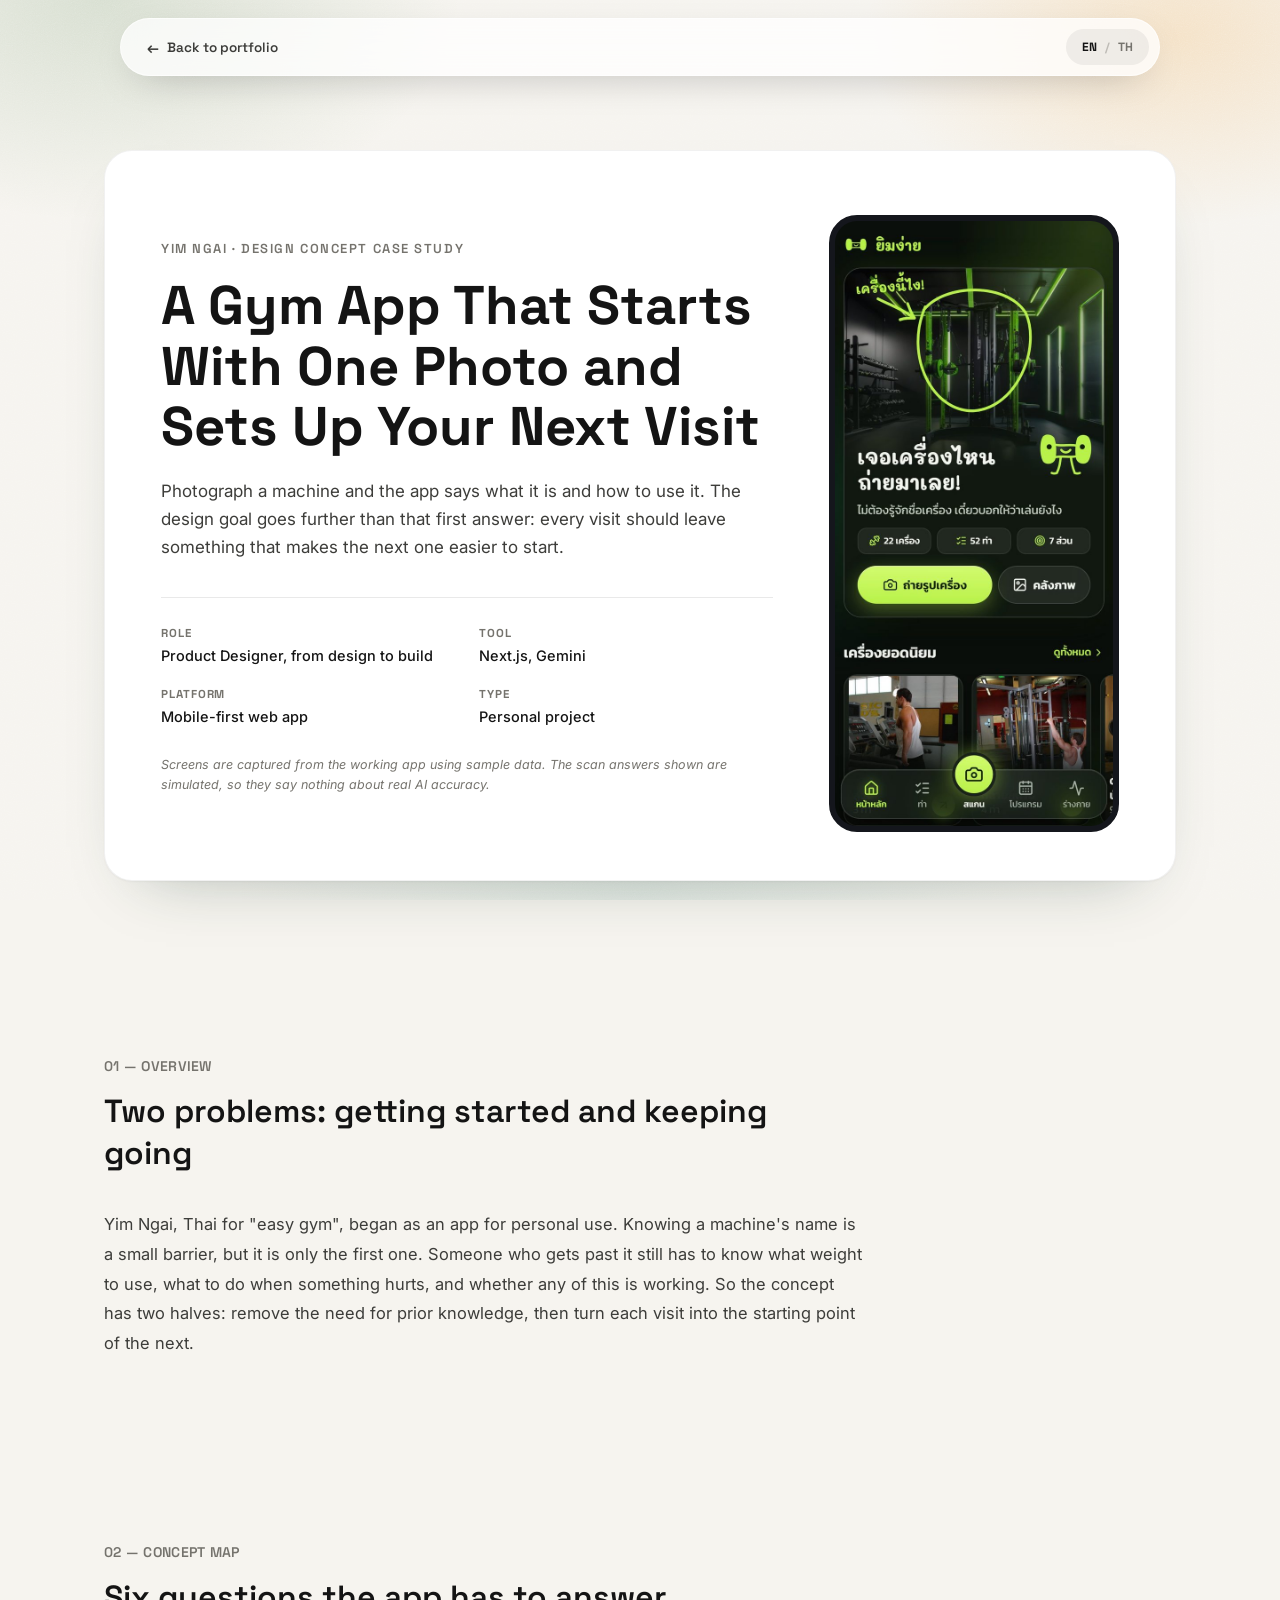
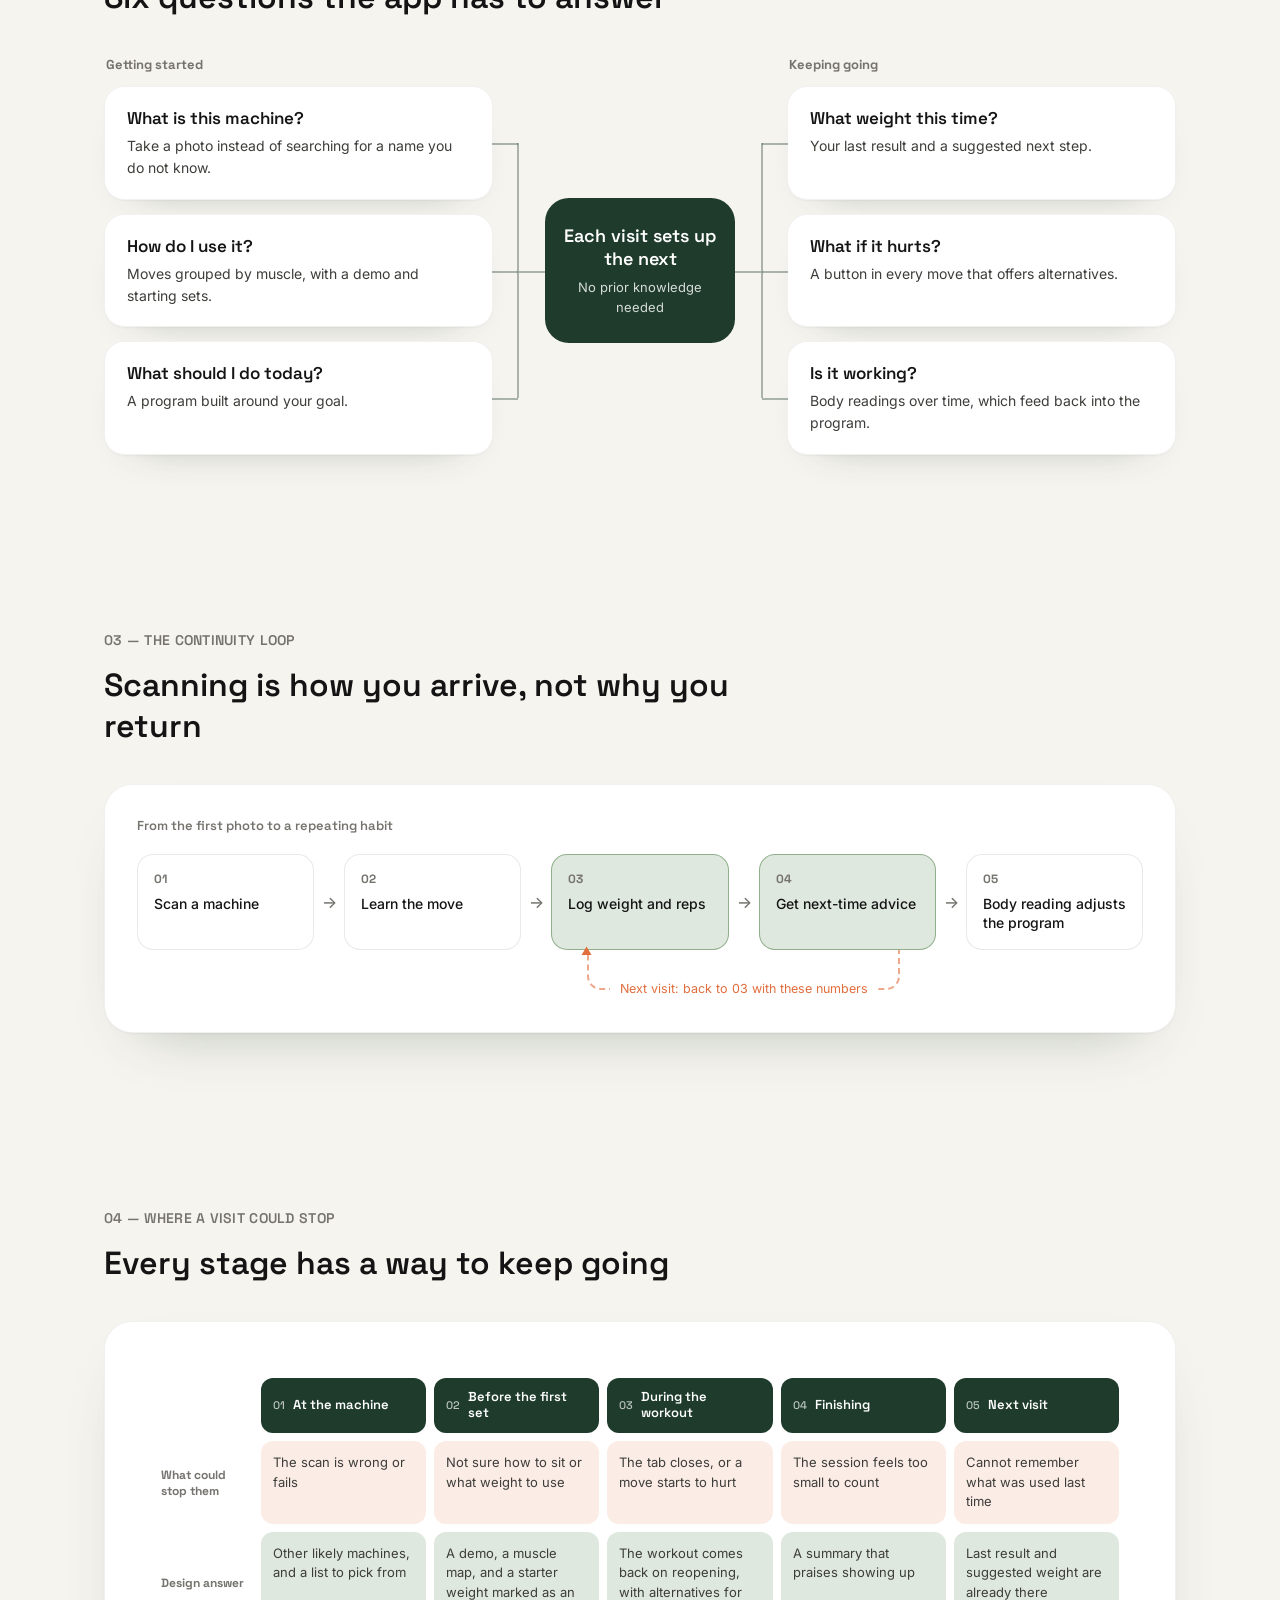
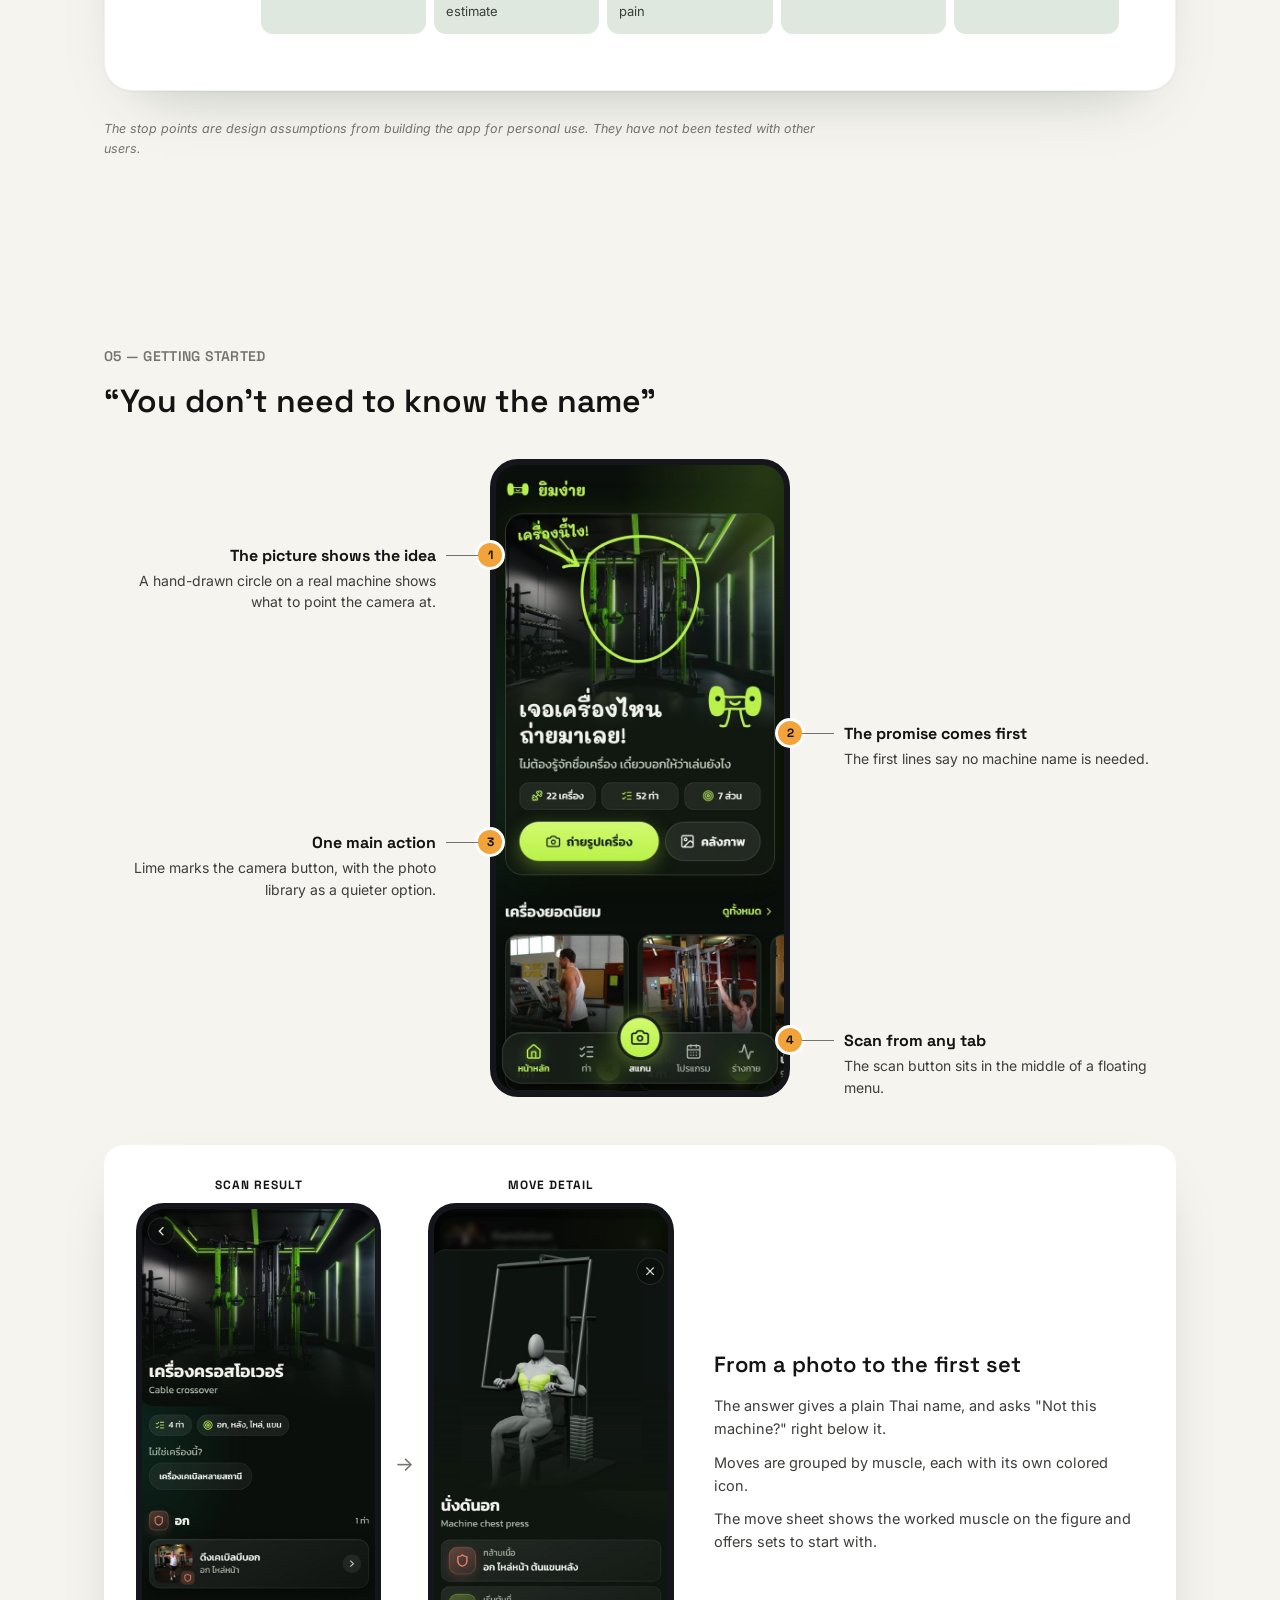
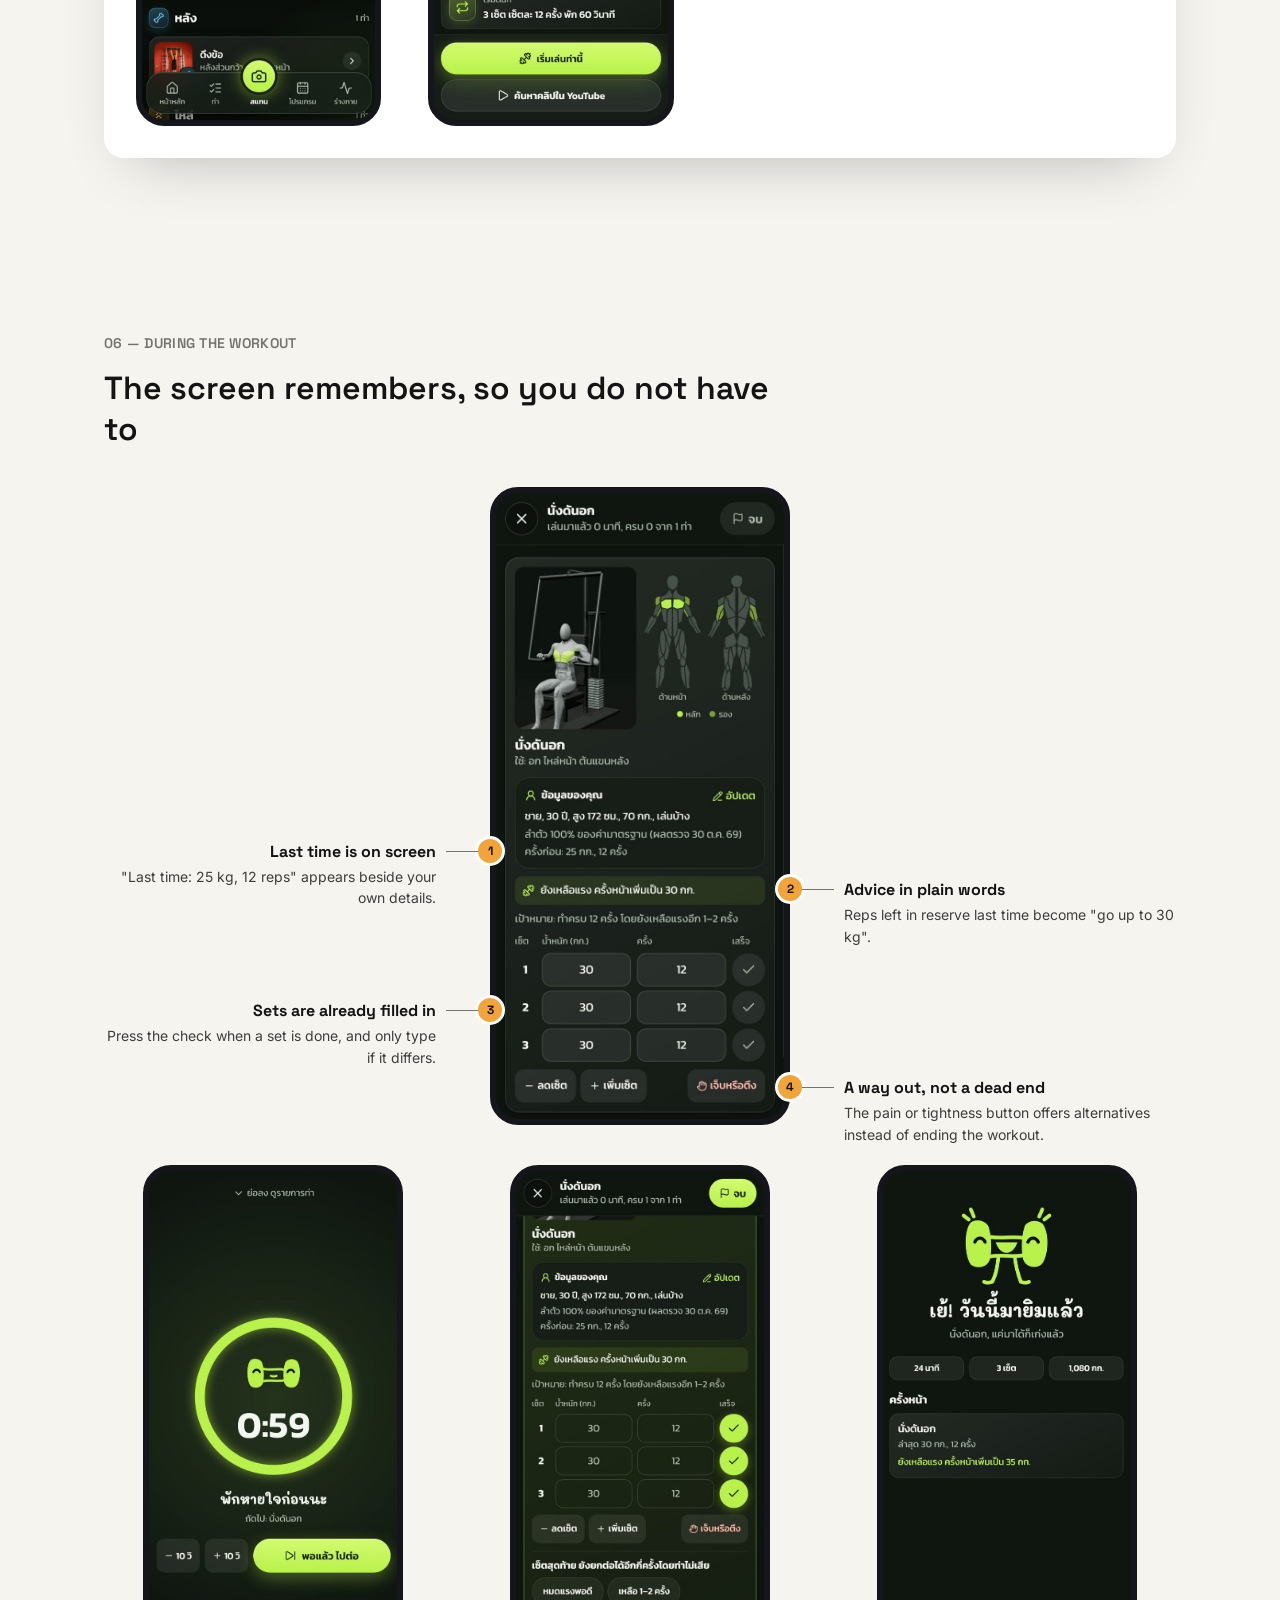
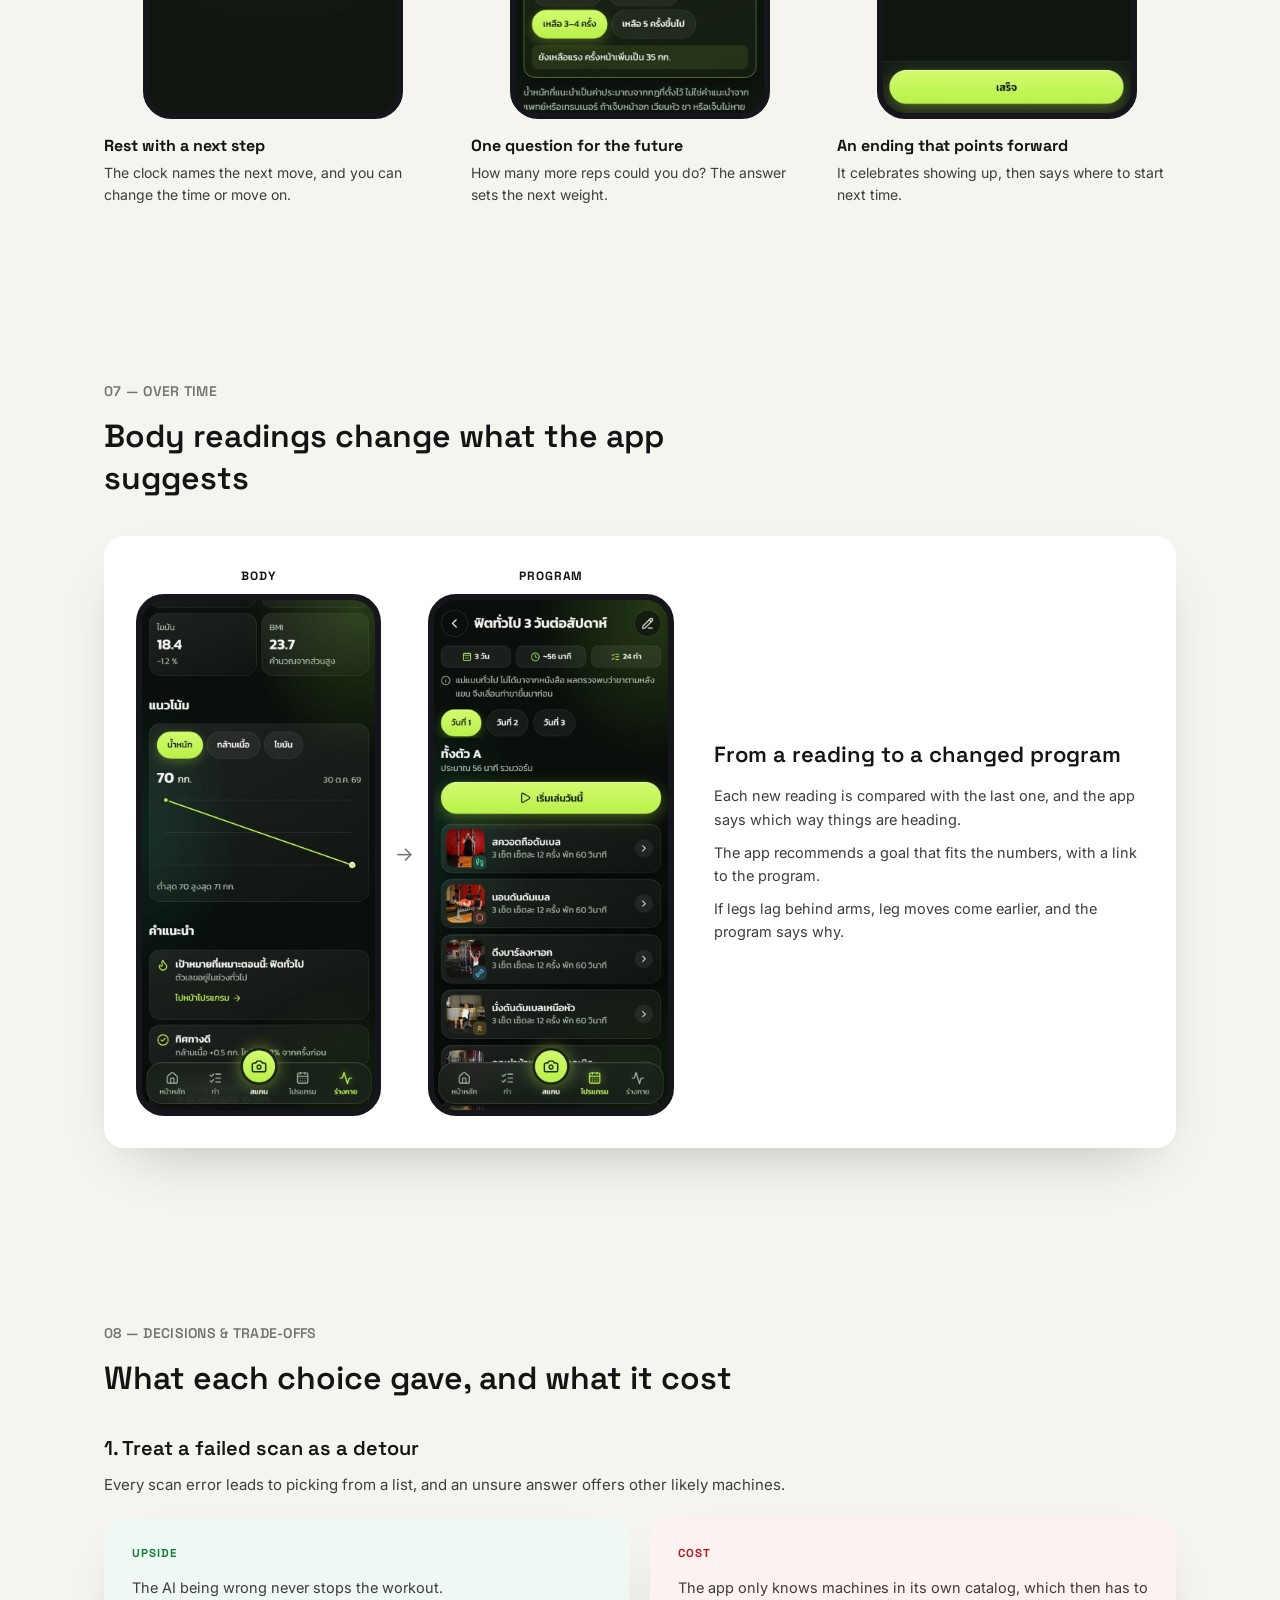
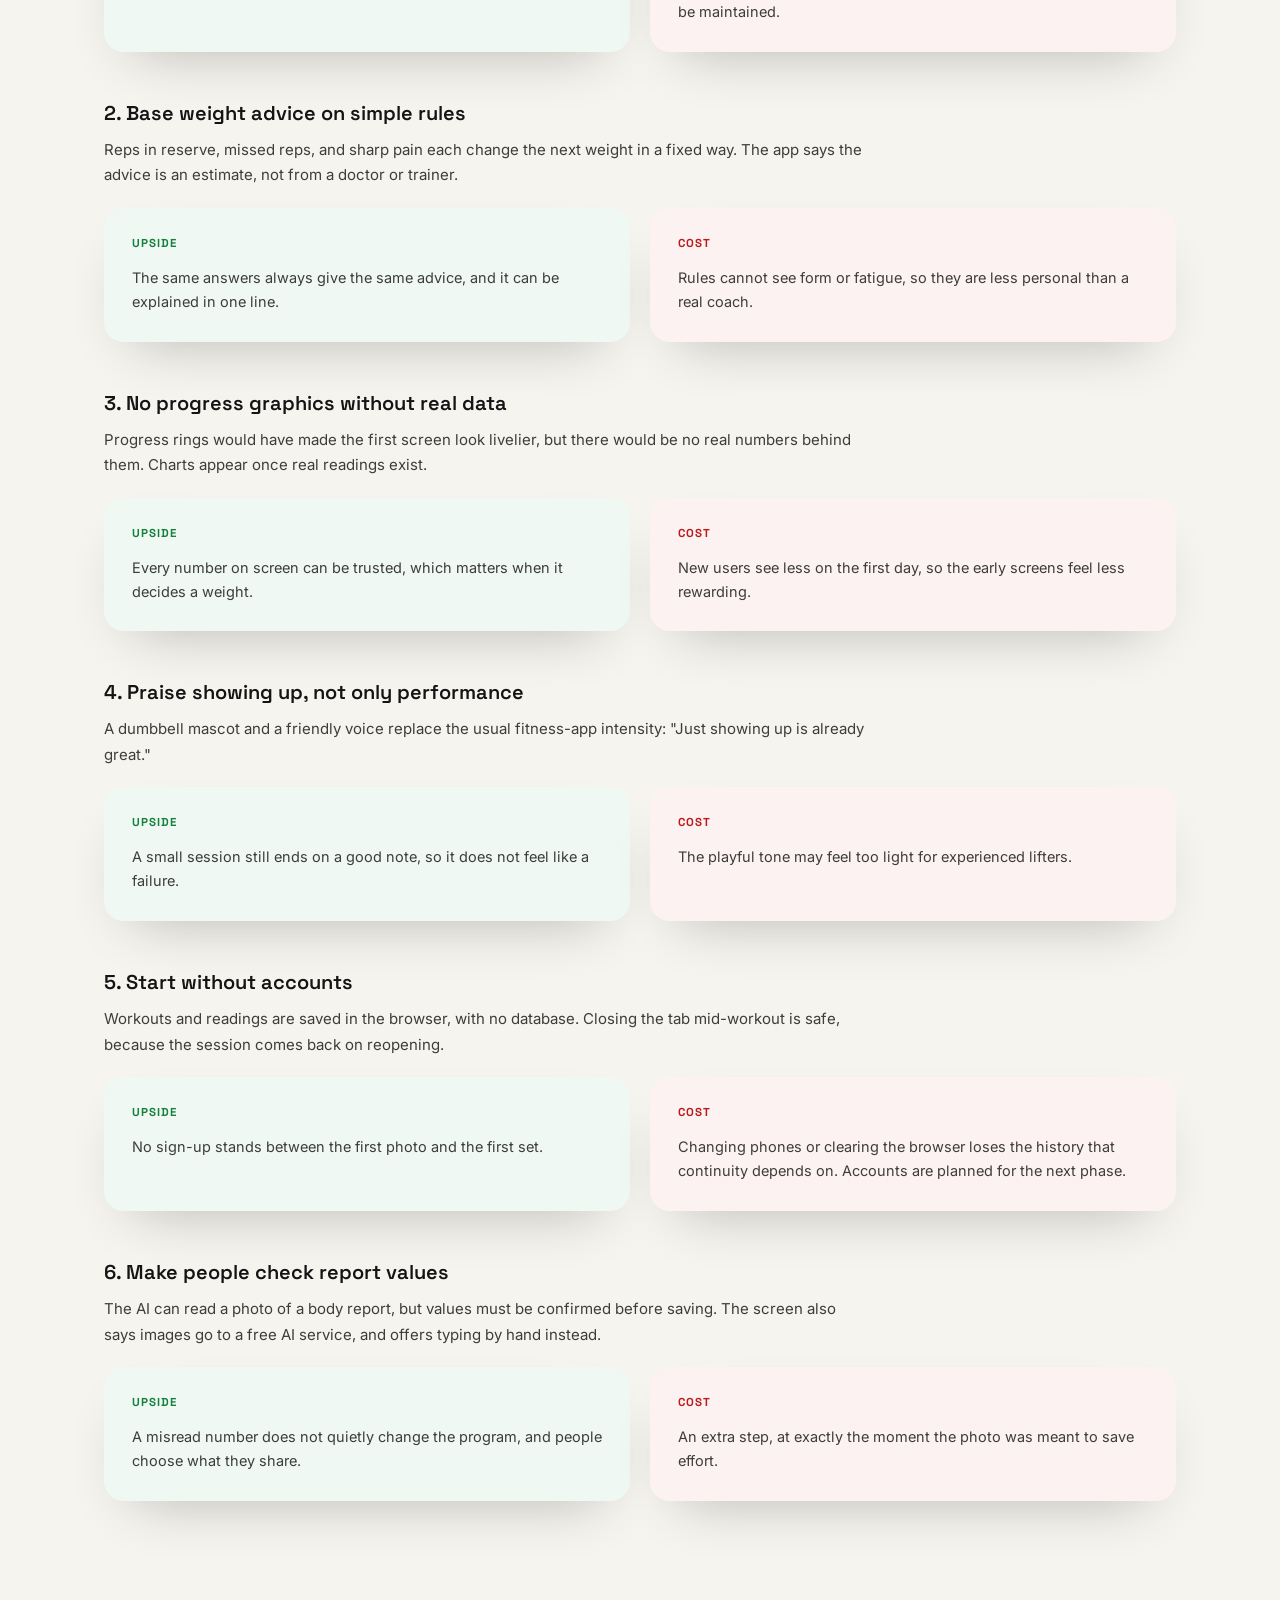
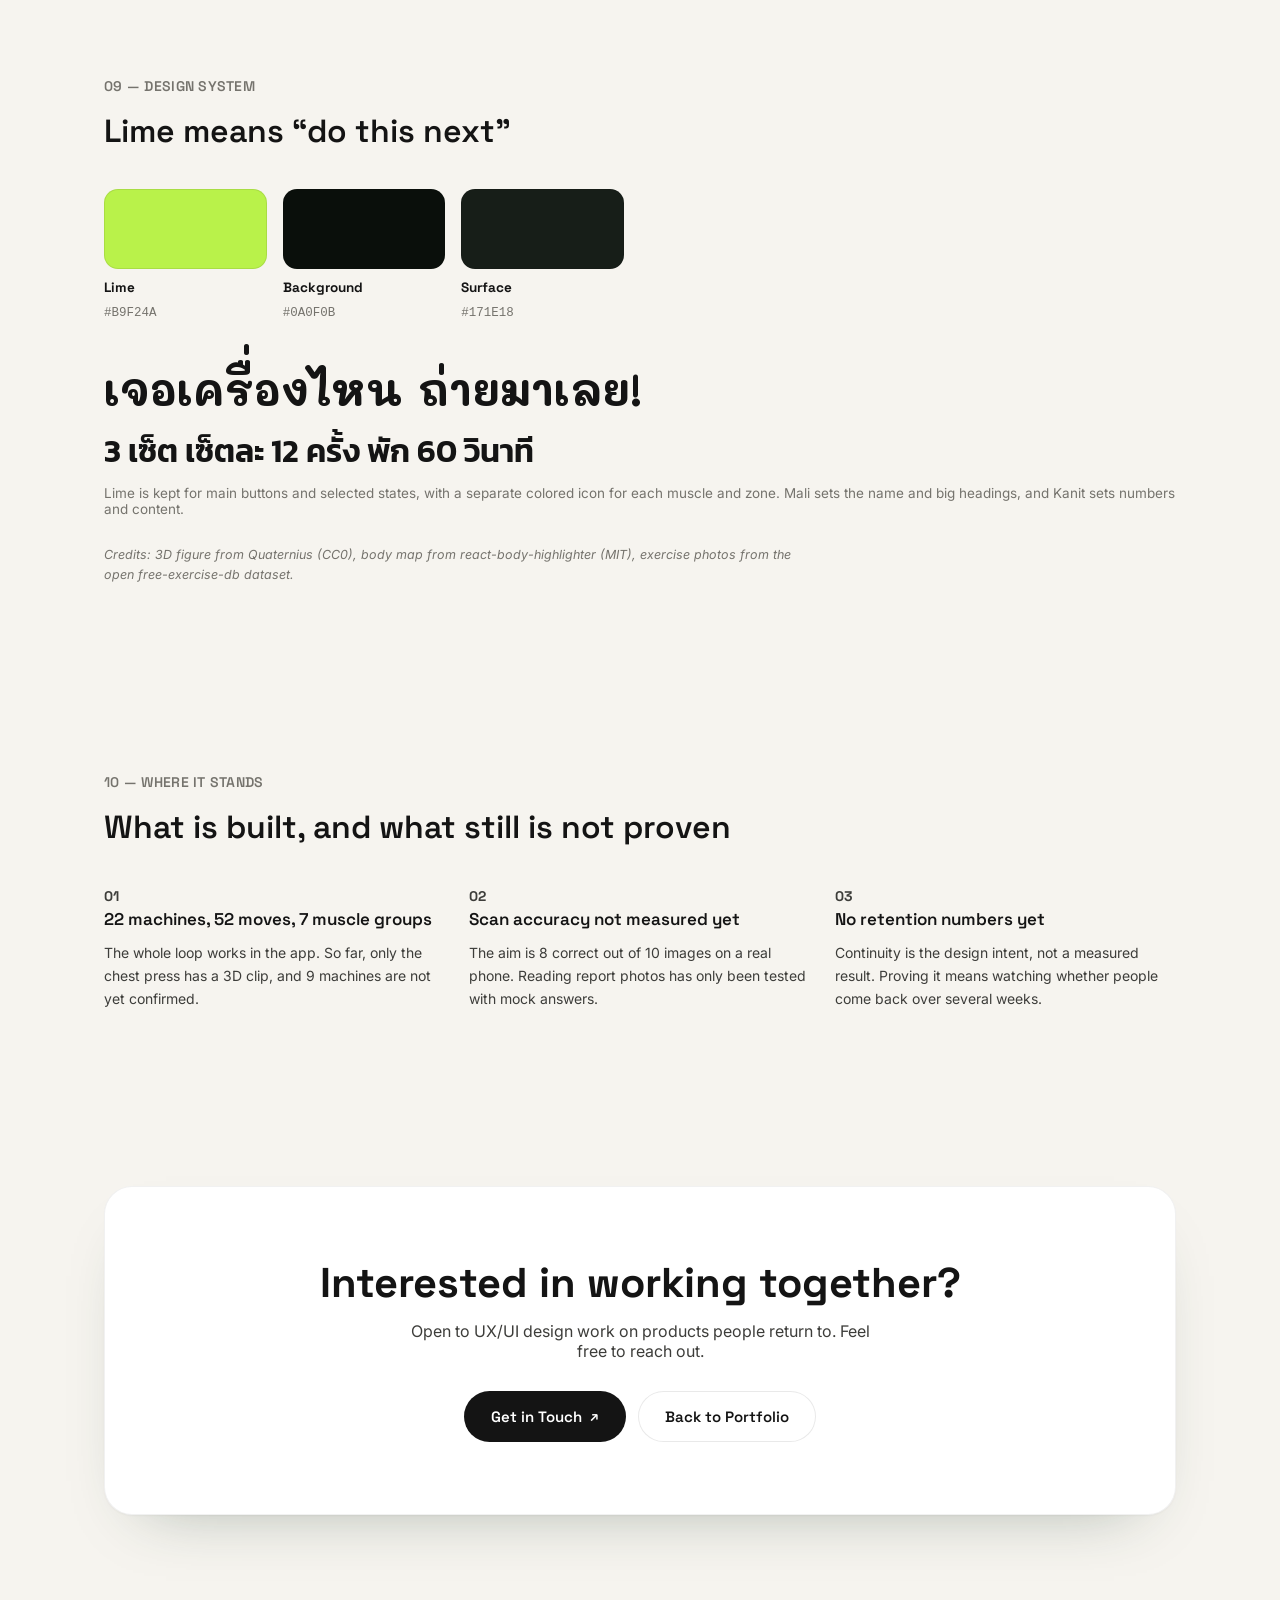
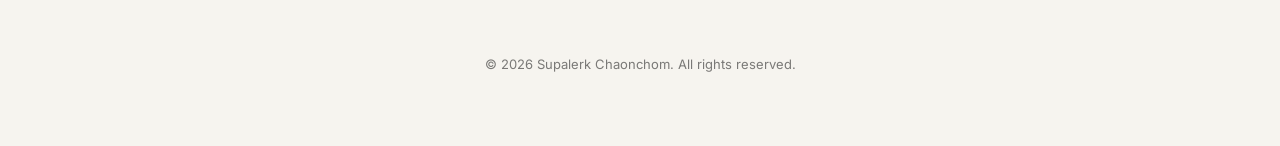
<file: jeeno-portfolio/work/gym-scan.html>
<!DOCTYPE html>
<html lang="en" data-lang="en">
<head>
<meta charset="UTF-8" />
<meta name="viewport" content="width=device-width, initial-scale=1.0" />
<title>Yim Ngai Gym App — Case Study | Supalerk Chaonchom</title>
<meta name="description" content="A gym web app designed so people can start from one photo of a machine, and so each visit sets up the next." />
<link rel="icon" href="data:image/svg+xml,%3Csvg xmlns='http://www.w3.org/2000/svg' viewBox='0 0 100 100'%3E%3Crect width='100' height='100' rx='24' fill='%23111111'/%3E%3Ctext x='50' y='68' font-size='60' font-family='Arial, sans-serif' font-weight='700' fill='white' text-anchor='middle'%3ES%3C/text%3E%3C/svg%3E" />
<link rel="preconnect" href="https://fonts.googleapis.com">
<link rel="preconnect" href="https://fonts.gstatic.com" crossorigin>
<link href="https://fonts.googleapis.com/css2?family=Space+Grotesk:wght@400;500;600;700&family=Inter:wght@400;500;600;700&family=Noto+Sans+Thai:wght@400;500;600;700&family=Kanit:wght@400;600&family=Mali:wght@700&display=swap" rel="stylesheet">
<link rel="stylesheet" href="../css/style.css?v=15" />
<link rel="stylesheet" href="../css/case-study.css?v=15" />
</head>
<body class="cs-body">

<div class="grain-layer" aria-hidden="true"></div>

<nav class="cs-nav">
  <div class="cs-nav-inner">
    <a href="../index.html#work" class="cs-back">
      <span class="arrow-left">&#8592;</span>
      <span data-en="Back to portfolio" data-th="กลับหน้าพอร์ตโฟลิโอ">Back to portfolio</span>
    </a>
    <button class="lang-toggle" id="langToggle" aria-label="Toggle language">
      <span class="lang-opt active" data-lang-btn="en">EN</span>
      <span class="lang-sep">/</span>
      <span class="lang-opt" data-lang-btn="th">TH</span>
    </button>
  </div>
</nav>

<main>

  <!-- HERO -->
  <section class="section cs-hero">
    <div class="card cs-hero-card has-media reveal">
      <div>
        <p class="cs-eyebrow" data-en="Yim Ngai · Design Concept Case Study" data-th="ยิมง่าย · เคสสตัดี้แนวคิดการออกแบบ">Yim Ngai · Design Concept Case Study</p>

        <h1 class="cs-title" data-en="A Gym App That Starts With One Photo and Sets Up Your Next Visit" data-th="แอปยิมที่เริ่มจากรูปเดียว และเตรียมครั้งต่อไปไว้ให้">A Gym App That Starts With One Photo and Sets Up Your Next Visit</h1>

        <p class="cs-tagline" data-en="Photograph a machine and the app says what it is and how to use it. The design goal goes further than that first answer: every visit should leave something that makes the next one easier to start." data-th="ถ่ายรูปเครื่องแล้วแอปจะบอกว่าคือเครื่องอะไรและเล่นอย่างไร แต่เป้าหมายของการออกแบบไปไกลกว่าคำตอบแรก คือทุกครั้งที่มาเล่นต้องเหลือบางอย่างไว้ ให้ครั้งต่อไปเริ่มได้ง่ายขึ้น">Photograph a machine and the app says what it is and how to use it. The design goal goes further than that first answer: every visit should leave something that makes the next one easier to start.</p>

        <div class="cs-meta-grid">
          <div class="cs-meta-item">
            <span class="cs-meta-label" data-en="Role" data-th="บทบาท">Role</span>
            <span class="cs-meta-value" data-en="Product Designer, from design to build" data-th="Product Designer ตั้งแต่ออกแบบถึงลงโค้ด">Product Designer, from design to build</span>
          </div>
          <div class="cs-meta-item">
            <span class="cs-meta-label" data-en="Tool" data-th="เครื่องมือ">Tool</span>
            <span class="cs-meta-value" data-en="Next.js, Gemini" data-th="Next.js, Gemini">Next.js, Gemini</span>
          </div>
          <div class="cs-meta-item">
            <span class="cs-meta-label" data-en="Platform" data-th="แพลตฟอร์ม">Platform</span>
            <span class="cs-meta-value" data-en="Mobile-first web app" data-th="เว็บแอปที่เน้นมือถือ">Mobile-first web app</span>
          </div>
          <div class="cs-meta-item">
            <span class="cs-meta-label" data-en="Type" data-th="ประเภทงาน">Type</span>
            <span class="cs-meta-value" data-en="Personal project" data-th="โปรเจกต์ส่วนตัว">Personal project</span>
          </div>
        </div>

        <p class="cs-note" data-en="Screens are captured from the working app using sample data. The scan answers shown are simulated, so they say nothing about real AI accuracy." data-th="ภาพหน้าจอถ่ายจากแอปที่ใช้งานได้จริงโดยใช้ข้อมูลสมมติ ส่วนผลสแกนในภาพเป็นการจำลอง จึงไม่ได้สะท้อนความแม่นยำจริงของ AI">Screens are captured from the working app using sample data. The scan answers shown are simulated, so they say nothing about real AI accuracy.</p>
      </div>
      <div class="cs-hero-media">
        <div class="cs-phone"><img src="../assets/case-studies/gym-home.jpg" alt="App home screen: a gym photo with a machine circled by a hand-drawn line, a heading inviting you to photograph it, and a large camera button" /></div>
      </div>
    </div>
  </section>

  <!-- 01 OVERVIEW -->
  <section class="section reveal">
    <p class="cs-section-label" data-en="01 — Overview" data-th="01 — ภาพรวมโปรเจกต์">01 — Overview</p>
    <h2 class="cs-h2" data-en="Two problems: getting started and keeping going" data-th="สองโจทย์ คือเริ่มให้ได้ และเล่นต่อให้ได้">Two problems: getting started and keeping going</h2>
    <p class="cs-overview-text" data-en="Yim Ngai, Thai for &quot;easy gym&quot;, began as an app for personal use. Knowing a machine's name is a small barrier, but it is only the first one. Someone who gets past it still has to know what weight to use, what to do when something hurts, and whether any of this is working. So the concept has two halves: remove the need for prior knowledge, then turn each visit into the starting point of the next." data-th="ยิมง่ายเริ่มจากแอปที่ทำไว้ใช้เอง การไม่รู้ชื่อเครื่องเป็นอุปสรรคเล็ก ๆ แต่เป็นแค่ด่านแรก เพราะพอผ่านไปได้แล้ว ก็ยังต้องรู้ว่าควรใช้น้ำหนักเท่าไร เจ็บแล้วทำอย่างไร และที่เล่นอยู่ได้ผลไหม แนวคิดจึงมีสองส่วน คือไม่ต้องมีความรู้มาก่อนก็เริ่มได้ และทำให้ทุกครั้งที่มาเล่นเป็นจุดเริ่มของครั้งต่อไป">Yim Ngai, Thai for "easy gym", began as an app for personal use. Knowing a machine's name is a small barrier, but it is only the first one. Someone who gets past it still has to know what weight to use, what to do when something hurts, and whether any of this is working. So the concept has two halves: remove the need for prior knowledge, then turn each visit into the starting point of the next.</p>
  </section>

  <!-- 02 CONCEPT MAP -->
  <section class="section reveal">
    <p class="cs-section-label" data-en="02 — Concept Map" data-th="02 — แผนผังแนวคิด">02 — Concept Map</p>
    <h2 class="cs-h2" data-en="Six questions the app has to answer" data-th="หกคำถามที่แอปต้องตอบให้ได้">Six questions the app has to answer</h2>
    <div class="map is-labeled">
      <div class="map-side">
        <p class="map-label" data-en="Getting started" data-th="เริ่มให้ได้">Getting started</p>
        <div class="map-node">
          <h3 data-en="What is this machine?" data-th="เครื่องนี้คืออะไร">What is this machine?</h3>
          <p data-en="Take a photo instead of searching for a name you do not know." data-th="ถ่ายรูปแทนการค้นหาชื่อที่ไม่รู้จัก">Take a photo instead of searching for a name you do not know.</p>
        </div>
        <div class="map-node">
          <h3 data-en="How do I use it?" data-th="เล่นอย่างไร">How do I use it?</h3>
          <p data-en="Moves grouped by muscle, with a demo and starting sets." data-th="ท่าแยกตามกล้ามเนื้อ พร้อมตัวอย่างและเซ็ตเริ่มต้น">Moves grouped by muscle, with a demo and starting sets.</p>
        </div>
        <div class="map-node">
          <h3 data-en="What should I do today?" data-th="วันนี้ควรเล่นอะไร">What should I do today?</h3>
          <p data-en="A program built around your goal." data-th="โปรแกรมที่จัดตามเป้าหมาย">A program built around your goal.</p>
        </div>
      </div>
      <div class="map-core">
        <strong data-en="Each visit sets up the next" data-th="ครั้งนี้เตรียมครั้งหน้า">Each visit sets up the next</strong>
        <span data-en="No prior knowledge needed" data-th="ไม่ต้องรู้มาก่อนก็เริ่มได้">No prior knowledge needed</span>
      </div>
      <div class="map-side is-right">
        <p class="map-label" data-en="Keeping going" data-th="เล่นต่อให้ได้">Keeping going</p>
        <div class="map-node">
          <h3 data-en="What weight this time?" data-th="ครั้งนี้ใช้น้ำหนักเท่าไร">What weight this time?</h3>
          <p data-en="Your last result and a suggested next step." data-th="ผลครั้งก่อนและคำแนะนำขั้นต่อไป">Your last result and a suggested next step.</p>
        </div>
        <div class="map-node">
          <h3 data-en="What if it hurts?" data-th="เจ็บแล้วทำอย่างไร">What if it hurts?</h3>
          <p data-en="A button in every move that offers alternatives." data-th="ทุกท่ามีปุ่มเจ็บหรือตึงที่เสนอทางเลือกอื่น">A button in every move that offers alternatives.</p>
        </div>
        <div class="map-node">
          <h3 data-en="Is it working?" data-th="ที่เล่นอยู่ได้ผลไหม">Is it working?</h3>
          <p data-en="Body readings over time, which feed back into the program." data-th="ผลตรวจร่างกายตามเวลา ที่ย้อนกลับไปปรับโปรแกรม">Body readings over time, which feed back into the program.</p>
        </div>
      </div>
    </div>
  </section>

  <!-- 03 CONTINUITY LOOP -->
  <section class="section reveal">
    <p class="cs-section-label" data-en="03 — The Continuity Loop" data-th="03 — วงจรการใช้งานต่อเนื่อง">03 — The Continuity Loop</p>
    <h2 class="cs-h2" data-en="Scanning is how you arrive, not why you return" data-th="การสแกนพาให้เริ่ม แต่สิ่งที่ทำให้กลับมาคือวงจรหลังจากนั้น">Scanning is how you arrive, not why you return</h2>
    <div class="card ai-flow-card">
      <p class="ai-flow-title" data-en="From the first photo to a repeating habit" data-th="จากรูปแรก ไปสู่การเล่นซ้ำเป็นประจำ">From the first photo to a repeating habit</p>
      <div class="flow">
        <div class="flow-step"><b>01</b><span data-en="Scan a machine" data-th="สแกนเครื่อง">Scan a machine</span></div>
        <div class="flow-step"><b>02</b><span data-en="Learn the move" data-th="ดูวิธีเล่น">Learn the move</span></div>
        <div class="flow-step is-key"><b>03</b><span data-en="Log weight and reps" data-th="บันทึกน้ำหนักและจำนวนครั้ง">Log weight and reps</span></div>
        <div class="flow-step is-key"><b>04</b><span data-en="Get next-time advice" data-th="รับคำแนะนำสำหรับครั้งหน้า">Get next-time advice</span></div>
        <div class="flow-step is-end"><b>05</b><span data-en="Body reading adjusts the program" data-th="ผลตรวจร่างกายช่วยปรับโปรแกรม">Body reading adjusts the program</span></div>
        <div class="flow-loop"><span data-en="Next visit: back to 03 with these numbers" data-th="ครั้งหน้ากลับมาที่ขั้น 03 พร้อมตัวเลขนี้">Next visit: back to 03 with these numbers</span></div>
      </div>
    </div>
  </section>

  <!-- 04 WHERE A VISIT COULD STOP -->
  <section class="section reveal">
    <p class="cs-section-label" data-en="04 — Where a Visit Could Stop" data-th="04 — จุดที่อาจเลิกกลางทาง">04 — Where a Visit Could Stop</p>
    <h2 class="cs-h2" data-en="Every stage has a way to keep going" data-th="ทุกช่วงต้องมีทางไปต่อ">Every stage has a way to keep going</h2>
    <div class="card jm-card">
      <div class="jm-scroll">
      <div class="jm" style="--n:5;">
        <div class="jm-corner"></div>
        <div class="jm-stage"><b>01</b><span data-en="At the machine" data-th="อยู่หน้าเครื่อง">At the machine</span></div>
        <div class="jm-stage"><b>02</b><span data-en="Before the first set" data-th="ก่อนเริ่มเซ็ตแรก">Before the first set</span></div>
        <div class="jm-stage"><b>03</b><span data-en="During the workout" data-th="ระหว่างเล่น">During the workout</span></div>
        <div class="jm-stage"><b>04</b><span data-en="Finishing" data-th="เล่นจบ">Finishing</span></div>
        <div class="jm-stage"><b>05</b><span data-en="Next visit" data-th="ครั้งถัดไป">Next visit</span></div>
        <p class="jm-row-label" data-en="What could stop them" data-th="สิ่งที่อาจทำให้เลิก">What could stop them</p>
        <div class="jm-cell is-pain"><span data-en="The scan is wrong or fails" data-th="สแกนผิด หรือสแกนไม่สำเร็จ">The scan is wrong or fails</span></div>
        <div class="jm-cell is-pain"><span data-en="Not sure how to sit or what weight to use" data-th="ไม่แน่ใจว่านั่งอย่างไรและใช้น้ำหนักเท่าไร">Not sure how to sit or what weight to use</span></div>
        <div class="jm-cell is-pain"><span data-en="The tab closes, or a move starts to hurt" data-th="แท็บปิดไป หรือท่านี้เริ่มเจ็บ">The tab closes, or a move starts to hurt</span></div>
        <div class="jm-cell is-pain"><span data-en="The session feels too small to count" data-th="รู้สึกว่าวันนี้เล่นน้อยจนไม่นับ">The session feels too small to count</span></div>
        <div class="jm-cell is-pain"><span data-en="Cannot remember what was used last time" data-th="จำไม่ได้ว่าครั้งก่อนใช้น้ำหนักเท่าไร">Cannot remember what was used last time</span></div>
        <p class="jm-row-label" data-en="Design answer" data-th="สิ่งที่ออกแบบ">Design answer</p>
        <div class="jm-cell is-gain"><span data-en="Other likely machines, and a list to pick from" data-th="เสนอเครื่องอื่นที่ใกล้เคียง และมีรายการให้เลือกเอง">Other likely machines, and a list to pick from</span></div>
        <div class="jm-cell is-gain"><span data-en="A demo, a muscle map, and a starter weight marked as an estimate" data-th="มีตัวอย่าง แผนภาพกล้ามเนื้อ และน้ำหนักเริ่มต้นที่บอกว่าเป็นค่าประมาณ">A demo, a muscle map, and a starter weight marked as an estimate</span></div>
        <div class="jm-cell is-gain"><span data-en="The workout comes back on reopening, with alternatives for pain" data-th="เปิดกลับมาแล้วเล่นต่อได้ทันที และมีทางเลือกเมื่อเจ็บ">The workout comes back on reopening, with alternatives for pain</span></div>
        <div class="jm-cell is-gain"><span data-en="A summary that praises showing up" data-th="หน้าสรุปที่ชมว่าแค่มาได้ก็เก่งแล้ว">A summary that praises showing up</span></div>
        <div class="jm-cell is-gain"><span data-en="Last result and suggested weight are already there" data-th="มีผลครั้งก่อนและน้ำหนักแนะนำรออยู่แล้ว">Last result and suggested weight are already there</span></div>
      </div>
    </div>
    </div>
    <p class="cs-note" data-en="The stop points are design assumptions from building the app for personal use. They have not been tested with other users." data-th="จุดที่อาจเลิกเหล่านี้เป็นสมมติฐานของการออกแบบจากการทำแอปไว้ใช้เอง ยังไม่ได้ทดสอบกับผู้ใช้คนอื่น">The stop points are design assumptions from building the app for personal use. They have not been tested with other users.</p>
  </section>

  <!-- 05 CONCEPT ON SCREEN -->
  <section class="section reveal">
    <p class="cs-section-label" data-en="05 — Getting Started" data-th="05 — เริ่มให้ได้">05 — Getting Started</p>
    <h2 class="cs-h2" data-en="“You don't need to know the name”" data-th="“ไม่ต้องรู้จักชื่อเครื่อง”">“You don't need to know the name”</h2>
    <div class="annot">
      <div class="annot-phone">
        <div class="cs-phone"><img src="../assets/case-studies/gym-home.jpg" alt="Home screen with a circled machine, a heading, stat chips, and camera buttons" loading="lazy" /></div>
        <span class="annot-pin is-left" style="top:15%;" aria-hidden="true">1</span><span class="annot-pin is-right" style="top:43%;" aria-hidden="true">2</span><span class="annot-pin is-left" style="top:60%;" aria-hidden="true">3</span><span class="annot-pin is-right" style="top:91%;" aria-hidden="true">4</span>
      </div>
      <div class="annot-note is-left" style="top:15%;">
        <span class="annot-num" aria-hidden="true">1</span>
        <div>
          <h4 data-en="The picture shows the idea" data-th="ภาพบอกวิธีใช้แทนคำอธิบาย">The picture shows the idea</h4>
          <p data-en="A hand-drawn circle on a real machine shows what to point the camera at." data-th="เส้นวาดมือวงรอบเครื่องจริง บอกว่าให้ถ่ายอะไร">A hand-drawn circle on a real machine shows what to point the camera at.</p>
        </div>
      </div>
      <div class="annot-note is-right" style="top:43%;">
        <span class="annot-num" aria-hidden="true">2</span>
        <div>
          <h4 data-en="The promise comes first" data-th="บอกสิ่งที่จะได้ตั้งแต่แรก">The promise comes first</h4>
          <p data-en="The first lines say no machine name is needed." data-th="ข้อความแรกบอกเลยว่าไม่ต้องรู้จักชื่อเครื่อง">The first lines say no machine name is needed.</p>
        </div>
      </div>
      <div class="annot-note is-left" style="top:60%;">
        <span class="annot-num" aria-hidden="true">3</span>
        <div>
          <h4 data-en="One main action" data-th="มีปุ่มหลักปุ่มเดียว">One main action</h4>
          <p data-en="Lime marks the camera button, with the photo library as a quieter option." data-th="สีเขียวมะนาวอยู่ที่ปุ่มถ่ายรูป ส่วนคลังภาพเป็นทางเลือกรอง">Lime marks the camera button, with the photo library as a quieter option.</p>
        </div>
      </div>
      <div class="annot-note is-right" style="top:91%;">
        <span class="annot-num" aria-hidden="true">4</span>
        <div>
          <h4 data-en="Scan from any tab" data-th="สแกนได้จากทุกแท็บ">Scan from any tab</h4>
          <p data-en="The scan button sits in the middle of a floating menu." data-th="ปุ่มสแกนอยู่กลางเมนูลอยตลอด">The scan button sits in the middle of a floating menu.</p>
        </div>
      </div>
    </div>
    <div class="cs-ba" style="margin-top:48px;">
      <div class="cs-ba-phones">
        <figure>
          <figcaption data-en="Scan result" data-th="ผลการสแกน">Scan result</figcaption>
          <div class="cs-phone"><img src="../assets/case-studies/gym-result.jpg" alt="Scan result naming the machine, offering another likely machine, and listing moves by muscle" loading="lazy" /></div>
        </figure>
        <span class="cs-ba-arrow" aria-hidden="true">&#8594;</span>
        <figure>
          <figcaption data-en="Move detail" data-th="รายละเอียดท่า">Move detail</figcaption>
          <div class="cs-phone"><img src="../assets/case-studies/gym-sheet.jpg" alt="Move sheet with a 3D figure on a chest press machine, the chest highlighted in lime, and a start button" loading="lazy" /></div>
        </figure>
      </div>
      <div class="cs-ba-body">
        <h3 data-en="From a photo to the first set" data-th="จากรูปถ่ายถึงเซ็ตแรก">From a photo to the first set</h3>
        <ul>
          <li data-en="The answer gives a plain Thai name, and asks &quot;Not this machine?&quot; right below it." data-th="คำตอบใช้ชื่อไทยที่เข้าใจง่าย และถาม &quot;ไม่ใช่เครื่องนี้?&quot; ไว้ตรงด้านล่าง">The answer gives a plain Thai name, and asks "Not this machine?" right below it.</li>
          <li data-en="Moves are grouped by muscle, each with its own colored icon." data-th="ท่าแยกตามกล้ามเนื้อ และแต่ละส่วนมีไอคอนสีของตัวเอง">Moves are grouped by muscle, each with its own colored icon.</li>
          <li data-en="The move sheet shows the worked muscle on the figure and offers sets to start with." data-th="หน้ารายละเอียดไฮไลต์กล้ามเนื้อบนหุ่น และบอกเซ็ตเริ่มต้นให้เลย">The move sheet shows the worked muscle on the figure and offers sets to start with.</li>
        </ul>
      </div>
    </div>
  </section>

  <!-- 06 DURING THE WORKOUT -->
  <section class="section reveal">
    <p class="cs-section-label" data-en="06 — During the Workout" data-th="06 — ระหว่างเล่น">06 — During the Workout</p>
    <h2 class="cs-h2" data-en="The screen remembers, so you do not have to" data-th="หน้าจอจำให้ คนเล่นจะได้ไม่ต้องจำเอง">The screen remembers, so you do not have to</h2>
    <div class="annot">
      <div class="annot-phone">
        <div class="cs-phone"><img src="../assets/case-studies/gym-workout.jpg" alt="Workout screen with last result, weight advice, three sets filled in, and a pain button" loading="lazy" /></div>
        <span class="annot-pin is-left" style="top:57%;" aria-hidden="true">1</span><span class="annot-pin is-right" style="top:63%;" aria-hidden="true">2</span><span class="annot-pin is-left" style="top:82%;" aria-hidden="true">3</span><span class="annot-pin is-right" style="top:94%;" aria-hidden="true">4</span>
      </div>
      <div class="annot-note is-left" style="top:57%;">
        <span class="annot-num" aria-hidden="true">1</span>
        <div>
          <h4 data-en="Last time is on screen" data-th="ผลครั้งก่อนอยู่บนจอ">Last time is on screen</h4>
          <p data-en="&quot;Last time: 25 kg, 12 reps&quot; appears beside your own details." data-th="&quot;ครั้งก่อน: 25 กก., 12 ครั้ง&quot; อยู่คู่กับข้อมูลของคุณ">"Last time: 25 kg, 12 reps" appears beside your own details.</p>
        </div>
      </div>
      <div class="annot-note is-right" style="top:63%;">
        <span class="annot-num" aria-hidden="true">2</span>
        <div>
          <h4 data-en="Advice in plain words" data-th="คำแนะนำเป็นภาษาคน">Advice in plain words</h4>
          <p data-en="Reps left in reserve last time become &quot;go up to 30 kg&quot;." data-th="ครั้งก่อนยังเหลือแรง จึงแนะนำให้เพิ่มเป็น 30 กก.">Reps left in reserve last time become "go up to 30 kg".</p>
        </div>
      </div>
      <div class="annot-note is-left" style="top:82%;">
        <span class="annot-num" aria-hidden="true">3</span>
        <div>
          <h4 data-en="Sets are already filled in" data-th="เซ็ตกรอกไว้ให้แล้ว">Sets are already filled in</h4>
          <p data-en="Press the check when a set is done, and only type if it differs." data-th="เล่นจบแล้วกดติ๊ก ค่อยพิมพ์เมื่อเล่นไม่ตรงกับที่กรอกไว้">Press the check when a set is done, and only type if it differs.</p>
        </div>
      </div>
      <div class="annot-note is-right" style="top:94%;">
        <span class="annot-num" aria-hidden="true">4</span>
        <div>
          <h4 data-en="A way out, not a dead end" data-th="มีทางออก ไม่ใช่ทางตัน">A way out, not a dead end</h4>
          <p data-en="The pain or tightness button offers alternatives instead of ending the workout." data-th="ปุ่มเจ็บหรือตึงเสนอทางเลือกอื่น แทนที่จะทำให้ต้องเลิกเล่น">The pain or tightness button offers alternatives instead of ending the workout.</p>
        </div>
      </div>
    </div>
    <div class="phone-row">
      <figure>
        <div class="cs-phone"><img src="../assets/case-studies/gym-rest.jpg" alt="Rest timer with the mascot, the next move, and buttons to adjust time or move on" loading="lazy" /></div>
        <h4 data-en="Rest with a next step" data-th="พักโดยรู้ว่าต่อไปคืออะไร">Rest with a next step</h4>
        <p data-en="The clock names the next move, and you can change the time or move on." data-th="นาฬิกาบอกท่าถัดไป ปรับเวลาได้ หรือจะไปต่อเลยก็ได้">The clock names the next move, and you can change the time or move on.</p>
      </figure>
      <figure>
        <div class="cs-phone"><img src="../assets/case-studies/gym-reserve.jpg" alt="Completed sets with a question about how many more reps were possible, and updated advice" loading="lazy" /></div>
        <h4 data-en="One question for the future" data-th="คำถามเดียวเพื่อครั้งหน้า">One question for the future</h4>
        <p data-en="How many more reps could you do? The answer sets the next weight." data-th="ยังยกต่อได้อีกกี่ครั้ง คำตอบนี้กำหนดน้ำหนักครั้งถัดไป">How many more reps could you do? The answer sets the next weight.</p>
      </figure>
      <figure>
        <div class="cs-phone"><img src="../assets/case-studies/gym-summary.jpg" alt="Summary with a cheering mascot, the session totals, and advice for next time" loading="lazy" /></div>
        <h4 data-en="An ending that points forward" data-th="จบแล้วชี้ไปครั้งหน้า">An ending that points forward</h4>
        <p data-en="It celebrates showing up, then says where to start next time." data-th="ชื่นชมที่มาได้ แล้วบอกว่าครั้งหน้าเริ่มจากตรงไหน">It celebrates showing up, then says where to start next time.</p>
      </figure>
    </div>
  </section>

  <!-- 07 OVER TIME -->
  <section class="section reveal">
    <p class="cs-section-label" data-en="07 — Over Time" data-th="07 — ระยะยาว">07 — Over Time</p>
    <h2 class="cs-h2" data-en="Body readings change what the app suggests" data-th="ผลตรวจร่างกายเปลี่ยนสิ่งที่แอปแนะนำ">Body readings change what the app suggests</h2>
    <div class="cs-ba">
      <div class="cs-ba-phones">
        <figure>
          <figcaption data-en="Body" data-th="ร่างกาย">Body</figcaption>
          <div class="cs-phone"><img src="../assets/case-studies/gym-body.jpg" alt="Body tab with a weight trend chart, a recommended goal, and a note on direction" loading="lazy" /></div>
        </figure>
        <span class="cs-ba-arrow" aria-hidden="true">&#8594;</span>
        <figure>
          <figcaption data-en="Program" data-th="โปรแกรม">Program</figcaption>
          <div class="cs-phone"><img src="../assets/case-studies/gym-program.jpg" alt="Three-day program with a note that leg moves were moved earlier because legs lag behind arms" loading="lazy" /></div>
        </figure>
      </div>
      <div class="cs-ba-body">
        <h3 data-en="From a reading to a changed program" data-th="จากผลตรวจ สู่โปรแกรมที่เปลี่ยนไป">From a reading to a changed program</h3>
        <ul>
          <li data-en="Each new reading is compared with the last one, and the app says which way things are heading." data-th="ผลตรวจใหม่ถูกเทียบกับครั้งก่อน และแอปบอกทิศทางที่กำลังไป">Each new reading is compared with the last one, and the app says which way things are heading.</li>
          <li data-en="The app recommends a goal that fits the numbers, with a link to the program." data-th="แอปแนะนำเป้าหมายที่เหมาะกับตัวเลข พร้อมทางไปหน้าโปรแกรม">The app recommends a goal that fits the numbers, with a link to the program.</li>
          <li data-en="If legs lag behind arms, leg moves come earlier, and the program says why." data-th="ถ้าขาตามหลังแขน ท่าขาจะถูกเลื่อนขึ้นมาก่อน และโปรแกรมบอกเหตุผลให้รู้">If legs lag behind arms, leg moves come earlier, and the program says why.</li>
        </ul>
      </div>
    </div>
  </section>

  <!-- 08 DECISIONS -->
  <section class="section reveal">
    <p class="cs-section-label" data-en="08 — Decisions &amp; Trade-offs" data-th="08 — การตัดสินใจและข้อแลกเปลี่ยน">08 — Decisions &amp; Trade-offs</p>
    <h2 class="cs-h2" data-en="What each choice gave, and what it cost" data-th="แต่ละทางเลือกได้อะไร และแลกกับอะไร">What each choice gave, and what it cost</h2>

    <div class="cs-decision">
      <h3 class="cs-decision-title" data-en="1. Treat a failed scan as a detour" data-th="1. สแกนพลาดต้องมีทางอ้อม ไม่ใช่ทางตัน">1. Treat a failed scan as a detour</h3>
      <p class="cs-decision-text" data-en="Every scan error leads to picking from a list, and an unsure answer offers other likely machines." data-th="สแกนผิดพลาดทุกกรณีจะพาไปเลือกจากรายการ และถ้าไม่มั่นใจ ระบบจะเสนอเครื่องอื่นที่ใกล้เคียง">Every scan error leads to picking from a list, and an unsure answer offers other likely machines.</p>
      <div class="cs-empathy-row is-two">
        <div class="cs-empathy-card is-gain">
          <p class="cs-empathy-label" data-en="Upside" data-th="ข้อดี">Upside</p>
          <p class="cs-decision-point" data-en="The AI being wrong never stops the workout." data-th="AI ตอบผิดก็ไม่ทำให้ต้องหยุดเล่น">The AI being wrong never stops the workout.</p>
        </div>
        <div class="cs-empathy-card is-pain">
          <p class="cs-empathy-label" data-en="Cost" data-th="ข้อแลกเปลี่ยน">Cost</p>
          <p class="cs-decision-point" data-en="The app only knows machines in its own catalog, which then has to be maintained." data-th="แอปรู้จักเฉพาะเครื่องในรายการของตัวเอง และต้องคอยดูแลรายการนี้">The app only knows machines in its own catalog, which then has to be maintained.</p>
        </div>
      </div>
    </div>

    <div class="cs-decision">
      <h3 class="cs-decision-title" data-en="2. Base weight advice on simple rules" data-th="2. ใช้กฎง่าย ๆ ในการแนะนำน้ำหนัก">2. Base weight advice on simple rules</h3>
      <p class="cs-decision-text" data-en="Reps in reserve, missed reps, and sharp pain each change the next weight in a fixed way. The app says the advice is an estimate, not from a doctor or trainer." data-th="แรงที่เหลือ ครั้งที่ทำไม่ถึง และอาการเจ็บแปลบ จะปรับน้ำหนักครั้งหน้าตามกฎที่ตั้งไว้ และแอปบอกชัดว่าเป็นค่าประมาณ ไม่ใช่คำแนะนำจากแพทย์หรือเทรนเนอร์">Reps in reserve, missed reps, and sharp pain each change the next weight in a fixed way. The app says the advice is an estimate, not from a doctor or trainer.</p>
      <div class="cs-empathy-row is-two">
        <div class="cs-empathy-card is-gain">
          <p class="cs-empathy-label" data-en="Upside" data-th="ข้อดี">Upside</p>
          <p class="cs-decision-point" data-en="The same answers always give the same advice, and it can be explained in one line." data-th="ตอบเหมือนกันก็ได้คำแนะนำเหมือนกัน และอธิบายได้ในบรรทัดเดียว">The same answers always give the same advice, and it can be explained in one line.</p>
        </div>
        <div class="cs-empathy-card is-pain">
          <p class="cs-empathy-label" data-en="Cost" data-th="ข้อแลกเปลี่ยน">Cost</p>
          <p class="cs-decision-point" data-en="Rules cannot see form or fatigue, so they are less personal than a real coach." data-th="กฎมองไม่เห็นท่าทางและความล้า จึงเฉพาะตัวน้อยกว่าโค้ชจริง">Rules cannot see form or fatigue, so they are less personal than a real coach.</p>
        </div>
      </div>
    </div>

    <div class="cs-decision">
      <h3 class="cs-decision-title" data-en="3. No progress graphics without real data" data-th="3. ไม่มีกราฟิกความคืบหน้า ถ้าไม่มีข้อมูลจริง">3. No progress graphics without real data</h3>
      <p class="cs-decision-text" data-en="Progress rings would have made the first screen look livelier, but there would be no real numbers behind them. Charts appear once real readings exist." data-th="วงแหวนความคืบหน้าจะทำให้หน้าแรกดูมีชีวิตชีวา แต่ไม่มีตัวเลขจริงรองรับ กราฟจึงปรากฏเมื่อมีผลตรวจจริงแล้วเท่านั้น">Progress rings would have made the first screen look livelier, but there would be no real numbers behind them. Charts appear once real readings exist.</p>
      <div class="cs-empathy-row is-two">
        <div class="cs-empathy-card is-gain">
          <p class="cs-empathy-label" data-en="Upside" data-th="ข้อดี">Upside</p>
          <p class="cs-decision-point" data-en="Every number on screen can be trusted, which matters when it decides a weight." data-th="ตัวเลขบนจอเชื่อถือได้ทุกตัว ซึ่งสำคัญเมื่อต้องใช้ตัดสินใจเรื่องน้ำหนัก">Every number on screen can be trusted, which matters when it decides a weight.</p>
        </div>
        <div class="cs-empathy-card is-pain">
          <p class="cs-empathy-label" data-en="Cost" data-th="ข้อแลกเปลี่ยน">Cost</p>
          <p class="cs-decision-point" data-en="New users see less on the first day, so the early screens feel less rewarding." data-th="ผู้ใช้ใหม่เห็นข้อมูลน้อยในวันแรก หน้าจอช่วงแรกจึงให้ความรู้สึกคุ้มค่าน้อยกว่า">New users see less on the first day, so the early screens feel less rewarding.</p>
        </div>
      </div>
    </div>

    <div class="cs-decision">
      <h3 class="cs-decision-title" data-en="4. Praise showing up, not only performance" data-th="4. ชมที่มาเล่น ไม่ใช่แค่ชมผลงาน">4. Praise showing up, not only performance</h3>
      <p class="cs-decision-text" data-en="A dumbbell mascot and a friendly voice replace the usual fitness-app intensity: &quot;Just showing up is already great.&quot;" data-th="น้องดัมเบลและน้ำเสียงเป็นกันเอง เข้ามาแทนความเข้มข้นแบบแอปฟิตเนสทั่วไป เช่น &quot;แค่มาได้ก็เก่งแล้ว&quot;">A dumbbell mascot and a friendly voice replace the usual fitness-app intensity: "Just showing up is already great."</p>
      <div class="cs-empathy-row is-two">
        <div class="cs-empathy-card is-gain">
          <p class="cs-empathy-label" data-en="Upside" data-th="ข้อดี">Upside</p>
          <p class="cs-decision-point" data-en="A small session still ends on a good note, so it does not feel like a failure." data-th="วันที่เล่นน้อยก็ยังจบแบบรู้สึกดี ไม่กลายเป็นความล้มเหลว">A small session still ends on a good note, so it does not feel like a failure.</p>
        </div>
        <div class="cs-empathy-card is-pain">
          <p class="cs-empathy-label" data-en="Cost" data-th="ข้อแลกเปลี่ยน">Cost</p>
          <p class="cs-decision-point" data-en="The playful tone may feel too light for experienced lifters." data-th="น้ำเสียงขี้เล่นอาจดูเบาเกินไปสำหรับคนที่เล่นจริงจัง">The playful tone may feel too light for experienced lifters.</p>
        </div>
      </div>
    </div>

    <div class="cs-decision">
      <h3 class="cs-decision-title" data-en="5. Start without accounts" data-th="5. เริ่มโดยยังไม่มีบัญชีผู้ใช้">5. Start without accounts</h3>
      <p class="cs-decision-text" data-en="Workouts and readings are saved in the browser, with no database. Closing the tab mid-workout is safe, because the session comes back on reopening." data-th="การเล่นและผลตรวจเก็บในเบราว์เซอร์ โดยไม่มีฐานข้อมูล ถ้าปิดแท็บกลางคันก็เปิดกลับมาเล่นต่อได้">Workouts and readings are saved in the browser, with no database. Closing the tab mid-workout is safe, because the session comes back on reopening.</p>
      <div class="cs-empathy-row is-two">
        <div class="cs-empathy-card is-gain">
          <p class="cs-empathy-label" data-en="Upside" data-th="ข้อดี">Upside</p>
          <p class="cs-decision-point" data-en="No sign-up stands between the first photo and the first set." data-th="ไม่มีการสมัครสมาชิกมาคั่นระหว่างรูปแรกกับเซ็ตแรก">No sign-up stands between the first photo and the first set.</p>
        </div>
        <div class="cs-empathy-card is-pain">
          <p class="cs-empathy-label" data-en="Cost" data-th="ข้อแลกเปลี่ยน">Cost</p>
          <p class="cs-decision-point" data-en="Changing phones or clearing the browser loses the history that continuity depends on. Accounts are planned for the next phase." data-th="ถ้าเปลี่ยนมือถือหรือล้างเบราว์เซอร์ ประวัติที่ใช้เล่นต่อจะหายไป จึงวางแผนเพิ่มบัญชีผู้ใช้ในเฟสถัดไป">Changing phones or clearing the browser loses the history that continuity depends on. Accounts are planned for the next phase.</p>
        </div>
      </div>
    </div>

    <div class="cs-decision">
      <h3 class="cs-decision-title" data-en="6. Make people check report values" data-th="6. ให้ผู้ใช้ตรวจค่าจากรายงานก่อนบันทึก">6. Make people check report values</h3>
      <p class="cs-decision-text" data-en="The AI can read a photo of a body report, but values must be confirmed before saving. The screen also says images go to a free AI service, and offers typing by hand instead." data-th="AI อ่านค่าจากรูปรายงานผลตรวจได้ แต่ผู้ใช้ต้องตรวจก่อนบันทึก หน้าจอยังบอกด้วยว่ารูปจะถูกส่งไปยังบริการ AI แบบฟรี และเลือกกรอกเองแทนได้">The AI can read a photo of a body report, but values must be confirmed before saving. The screen also says images go to a free AI service, and offers typing by hand instead.</p>
      <div class="cs-empathy-row is-two">
        <div class="cs-empathy-card is-gain">
          <p class="cs-empathy-label" data-en="Upside" data-th="ข้อดี">Upside</p>
          <p class="cs-decision-point" data-en="A misread number does not quietly change the program, and people choose what they share." data-th="ค่าที่อ่านผิดจะไม่ไปเปลี่ยนโปรแกรมแบบเงียบ ๆ และผู้ใช้เลือกเองว่าจะส่งอะไร">A misread number does not quietly change the program, and people choose what they share.</p>
        </div>
        <div class="cs-empathy-card is-pain">
          <p class="cs-empathy-label" data-en="Cost" data-th="ข้อแลกเปลี่ยน">Cost</p>
          <p class="cs-decision-point" data-en="An extra step, at exactly the moment the photo was meant to save effort." data-th="เพิ่มอีกหนึ่งขั้น ในจังหวะที่รูปถ่ายควรจะช่วยลดงาน">An extra step, at exactly the moment the photo was meant to save effort.</p>
        </div>
      </div>
    </div>
  </section>

  <!-- 09 DESIGN SYSTEM -->
  <section class="section reveal">
    <p class="cs-section-label" data-en="09 — Design System" data-th="09 — DESIGN SYSTEM">09 — Design System</p>
    <h2 class="cs-h2" data-en="Lime means “do this next”" data-th="สีเขียวมะนาวหมายถึง “ทำสิ่งนี้ต่อ”">Lime means “do this next”</h2>
    <div class="cs-swatch-row" style="grid-template-columns:repeat(3,1fr); max-width:520px;">
      <div class="cs-swatch"><div class="cs-swatch-color" style="background:#B9F24A;"></div><span class="cs-swatch-name">Lime</span><span class="cs-swatch-hex">#B9F24A</span></div>
      <div class="cs-swatch"><div class="cs-swatch-color" style="background:#0A0F0B;"></div><span class="cs-swatch-name">Background</span><span class="cs-swatch-hex">#0A0F0B</span></div>
      <div class="cs-swatch"><div class="cs-swatch-color" style="background:#171E18;"></div><span class="cs-swatch-name">Surface</span><span class="cs-swatch-hex">#171E18</span></div>
    </div>
    <p class="cs-type-sample" style="font-family:'Mali',sans-serif; font-size:44px;">เจอเครื่องไหน ถ่ายมาเลย!</p>
    <p class="cs-type-sample" style="font-family:'Kanit',sans-serif; font-weight:600; font-size:32px;">3 เซ็ต เซ็ตละ 12 ครั้ง พัก 60 วินาที</p>
    <p class="cs-type-caption" data-en="Lime is kept for main buttons and selected states, with a separate colored icon for each muscle and zone. Mali sets the name and big headings, and Kanit sets numbers and content." data-th="สีเขียวมะนาวใช้เฉพาะปุ่มหลักและสถานะที่เลือก ส่วนกล้ามเนื้อและโซนต่าง ๆ มีไอคอนสีของตัวเอง ฟอนต์ Mali ใช้กับชื่อแอปและหัวข้อใหญ่ ส่วน Kanit ใช้กับตัวเลขและเนื้อหา">Lime is kept for main buttons and selected states, with a separate colored icon for each muscle and zone. Mali sets the name and big headings, and Kanit sets numbers and content.</p>
    <p class="cs-note" data-en="Credits: 3D figure from Quaternius (CC0), body map from react-body-highlighter (MIT), exercise photos from the open free-exercise-db dataset." data-th="ที่มาของภาพ: หุ่น 3D จาก Quaternius (CC0) แผนภาพกล้ามเนื้อจาก react-body-highlighter (MIT) และภาพท่าออกกำลังกายจากชุดข้อมูลเปิด free-exercise-db">Credits: 3D figure from Quaternius (CC0), body map from react-body-highlighter (MIT), exercise photos from the open free-exercise-db dataset.</p>
  </section>

  <!-- 10 STATUS -->
  <section class="section reveal">
    <p class="cs-section-label" data-en="10 — Where It Stands" data-th="10 — สถานะของงาน">10 — Where It Stands</p>
    <h2 class="cs-h2" data-en="What is built, and what still is not proven" data-th="สิ่งที่สร้างแล้ว และสิ่งที่ยังต้องพิสูจน์">What is built, and what still is not proven</h2>
    <div class="cs-results">
      <div class="cs-result">
        <p class="cs-result-num">01</p>
        <h4 data-en="22 machines, 52 moves, 7 muscle groups" data-th="22 เครื่อง 52 ท่า 7 กลุ่มกล้ามเนื้อ">22 machines, 52 moves, 7 muscle groups</h4>
        <p data-en="The whole loop works in the app. So far, only the chest press has a 3D clip, and 9 machines are not yet confirmed." data-th="วงจรทั้งหมดใช้งานได้ในแอปแล้ว แต่ตอนนี้มีคลิป 3D เฉพาะท่านั่งดันอก และยังมี 9 เครื่องที่ต้องยืนยัน">The whole loop works in the app. So far, only the chest press has a 3D clip, and 9 machines are not yet confirmed.</p>
      </div>
      <div class="cs-result">
        <p class="cs-result-num">02</p>
        <h4 data-en="Scan accuracy not measured yet" data-th="ยังไม่ได้วัดความแม่นยำของการสแกน">Scan accuracy not measured yet</h4>
        <p data-en="The aim is 8 correct out of 10 images on a real phone. Reading report photos has only been tested with mock answers." data-th="ตั้งเป้าสแกนถูก 8 จาก 10 ภาพบนมือถือจริง ส่วนการอ่านรูปผลตรวจเพิ่งทดสอบด้วยคำตอบจำลอง">The aim is 8 correct out of 10 images on a real phone. Reading report photos has only been tested with mock answers.</p>
      </div>
      <div class="cs-result">
        <p class="cs-result-num">03</p>
        <h4 data-en="No retention numbers yet" data-th="ยังไม่มีตัวเลขการกลับมาใช้ซ้ำ">No retention numbers yet</h4>
        <p data-en="Continuity is the design intent, not a measured result. Proving it means watching whether people come back over several weeks." data-th="การใช้งานต่อเนื่องเป็นเป้าหมายของการออกแบบ ยังไม่ใช่ผลที่วัดได้ การพิสูจน์ต้องดูว่าผู้ใช้กลับมาเล่นซ้ำตลอดหลายสัปดาห์หรือไม่">Continuity is the design intent, not a measured result. Proving it means watching whether people come back over several weeks.</p>
      </div>
    </div>
  </section>

  <!-- CLOSING CTA -->
  <section class="section reveal">
    <div class="card cs-cta-card">
      <h2 class="cs-cta-title" data-en="Interested in working together?" data-th="สนใจร่วมงาน หรืออยากคุยเรื่องดีไซน์?">Interested in working together?</h2>
      <p class="cs-cta-sub" data-en="Open to UX/UI design work on products people return to. Feel free to reach out." data-th="เปิดรับงานออกแบบ UX/UI สำหรับผลิตภัณฑ์ที่ผู้ใช้กลับมาใช้ซ้ำ ทักมาคุยกันได้เลย">Open to UX/UI design work on products people return to. Feel free to reach out.</p>
      <div class="cs-cta-actions">
        <a href="mailto:jeenosupalerk@gmail.com" class="btn btn-dark">
          <span data-en="Get in Touch" data-th="ติดต่อฉัน">Get in Touch</span>
          <span class="arrow">&#8599;</span>
        </a>
        <a href="../index.html#work" class="btn btn-outline">
          <span data-en="Back to Portfolio" data-th="กลับหน้าพอร์ตโฟลิโอ">Back to Portfolio</span>
        </a>
      </div>
    </div>
  </section>

</main>

<footer class="site-footer">
  <p>&copy; <span id="year"></span> Supalerk Chaonchom. <span data-en="All rights reserved." data-th="สงวนลิขสิทธิ์">All rights reserved.</span></p>
</footer>

<script src="../js/main.js?v=15"></script>
</body>
</html>
</file>
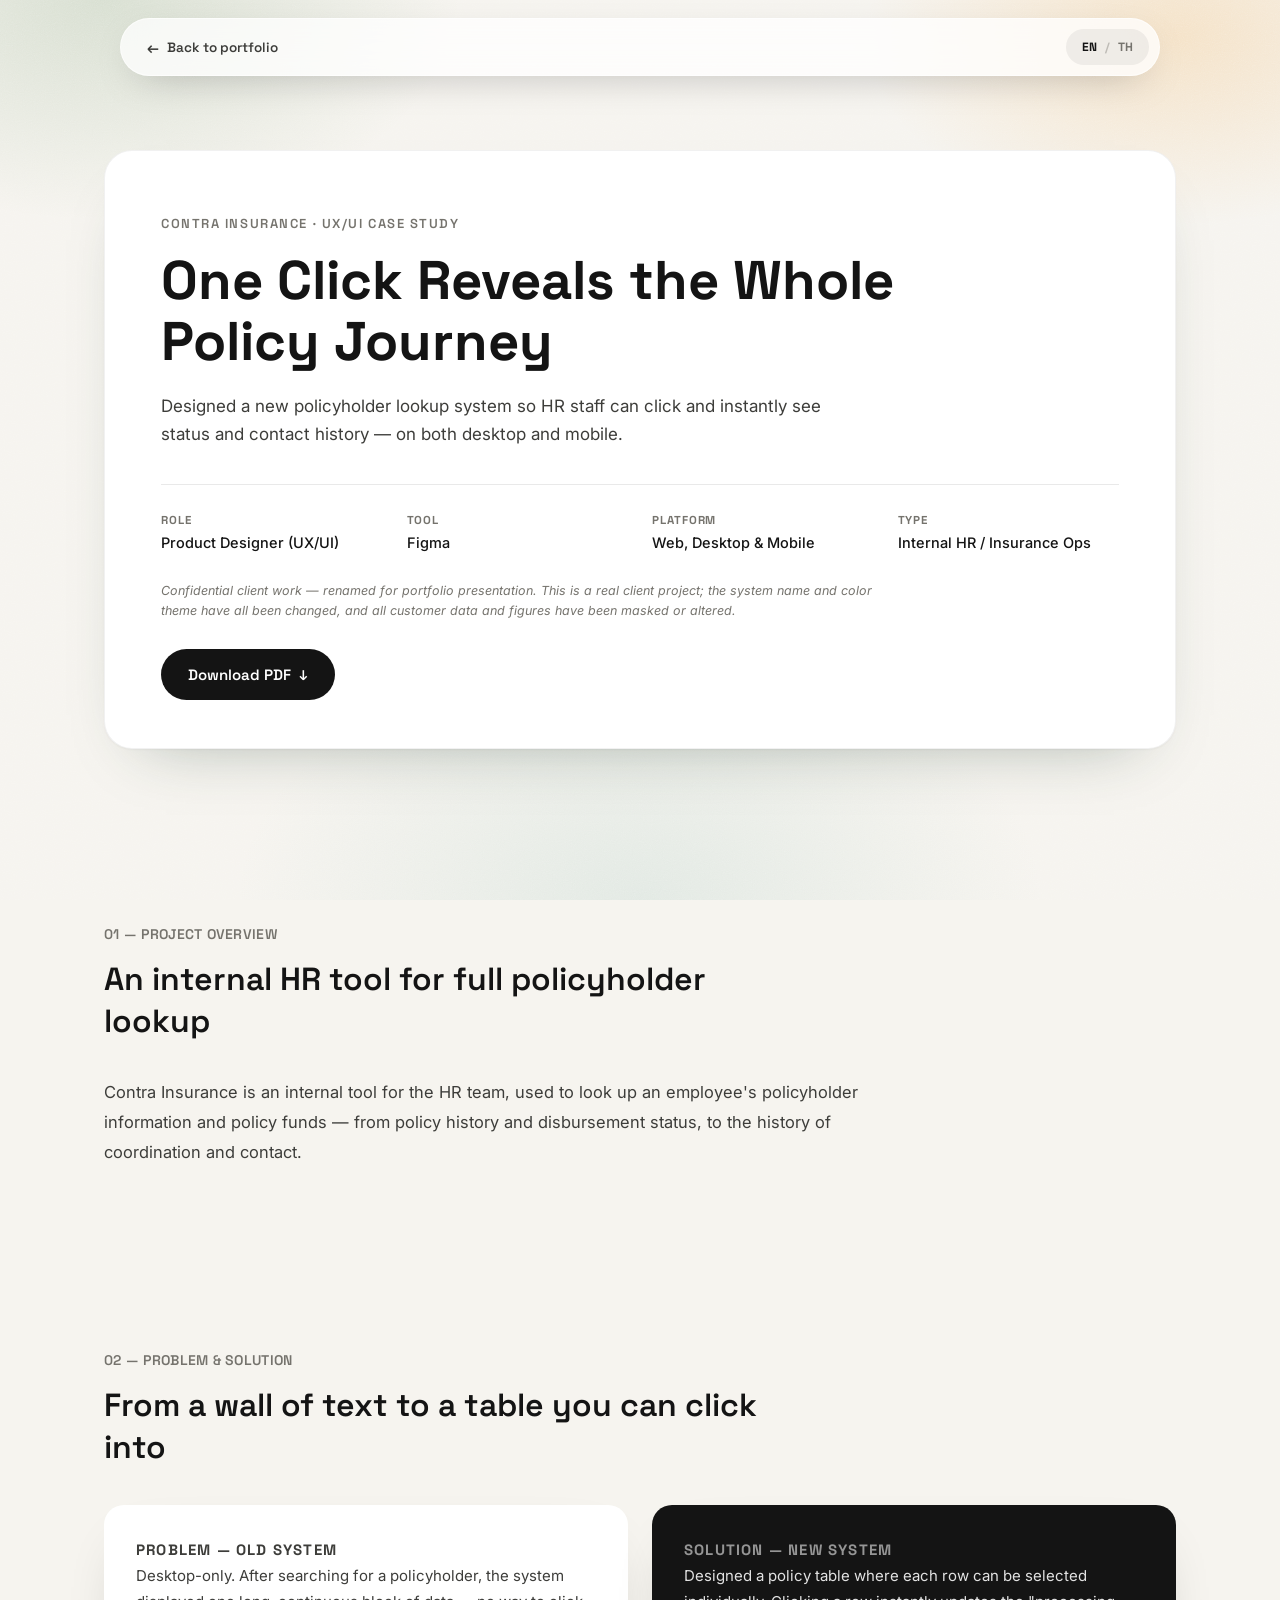
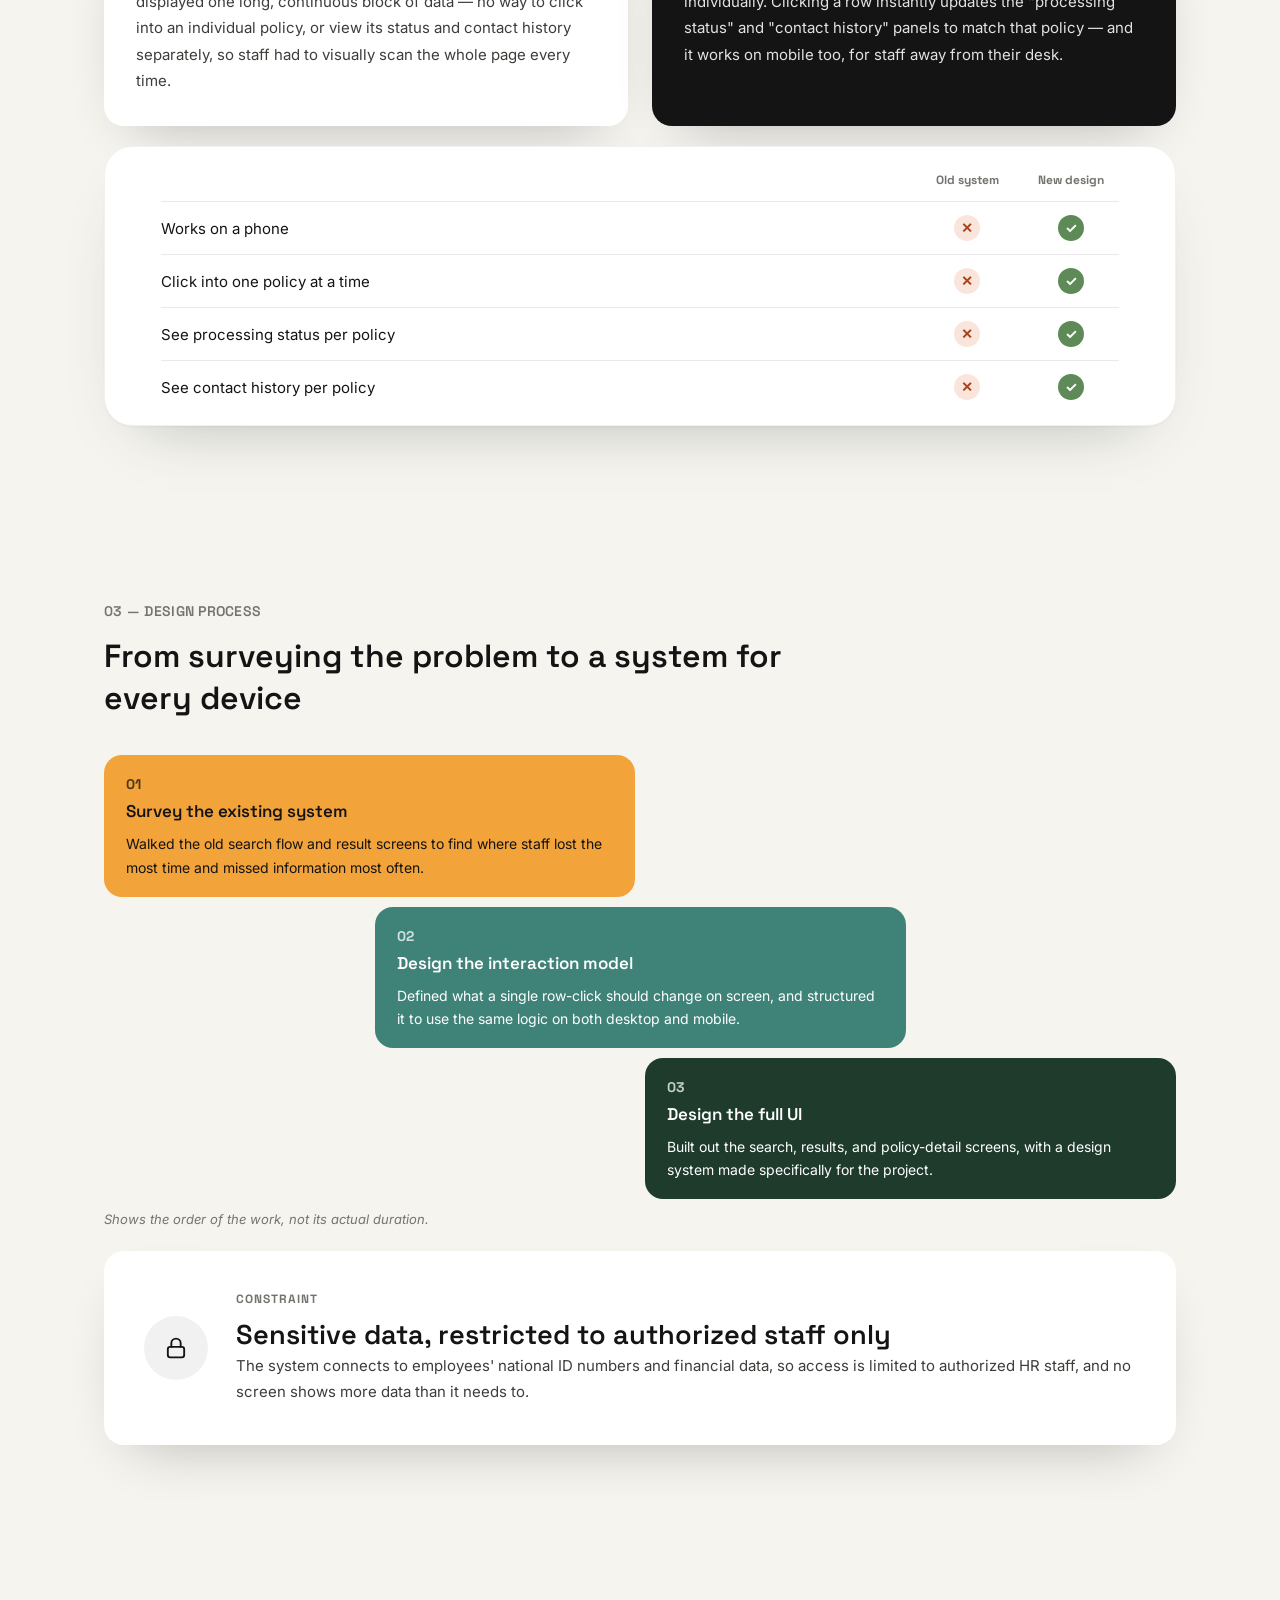
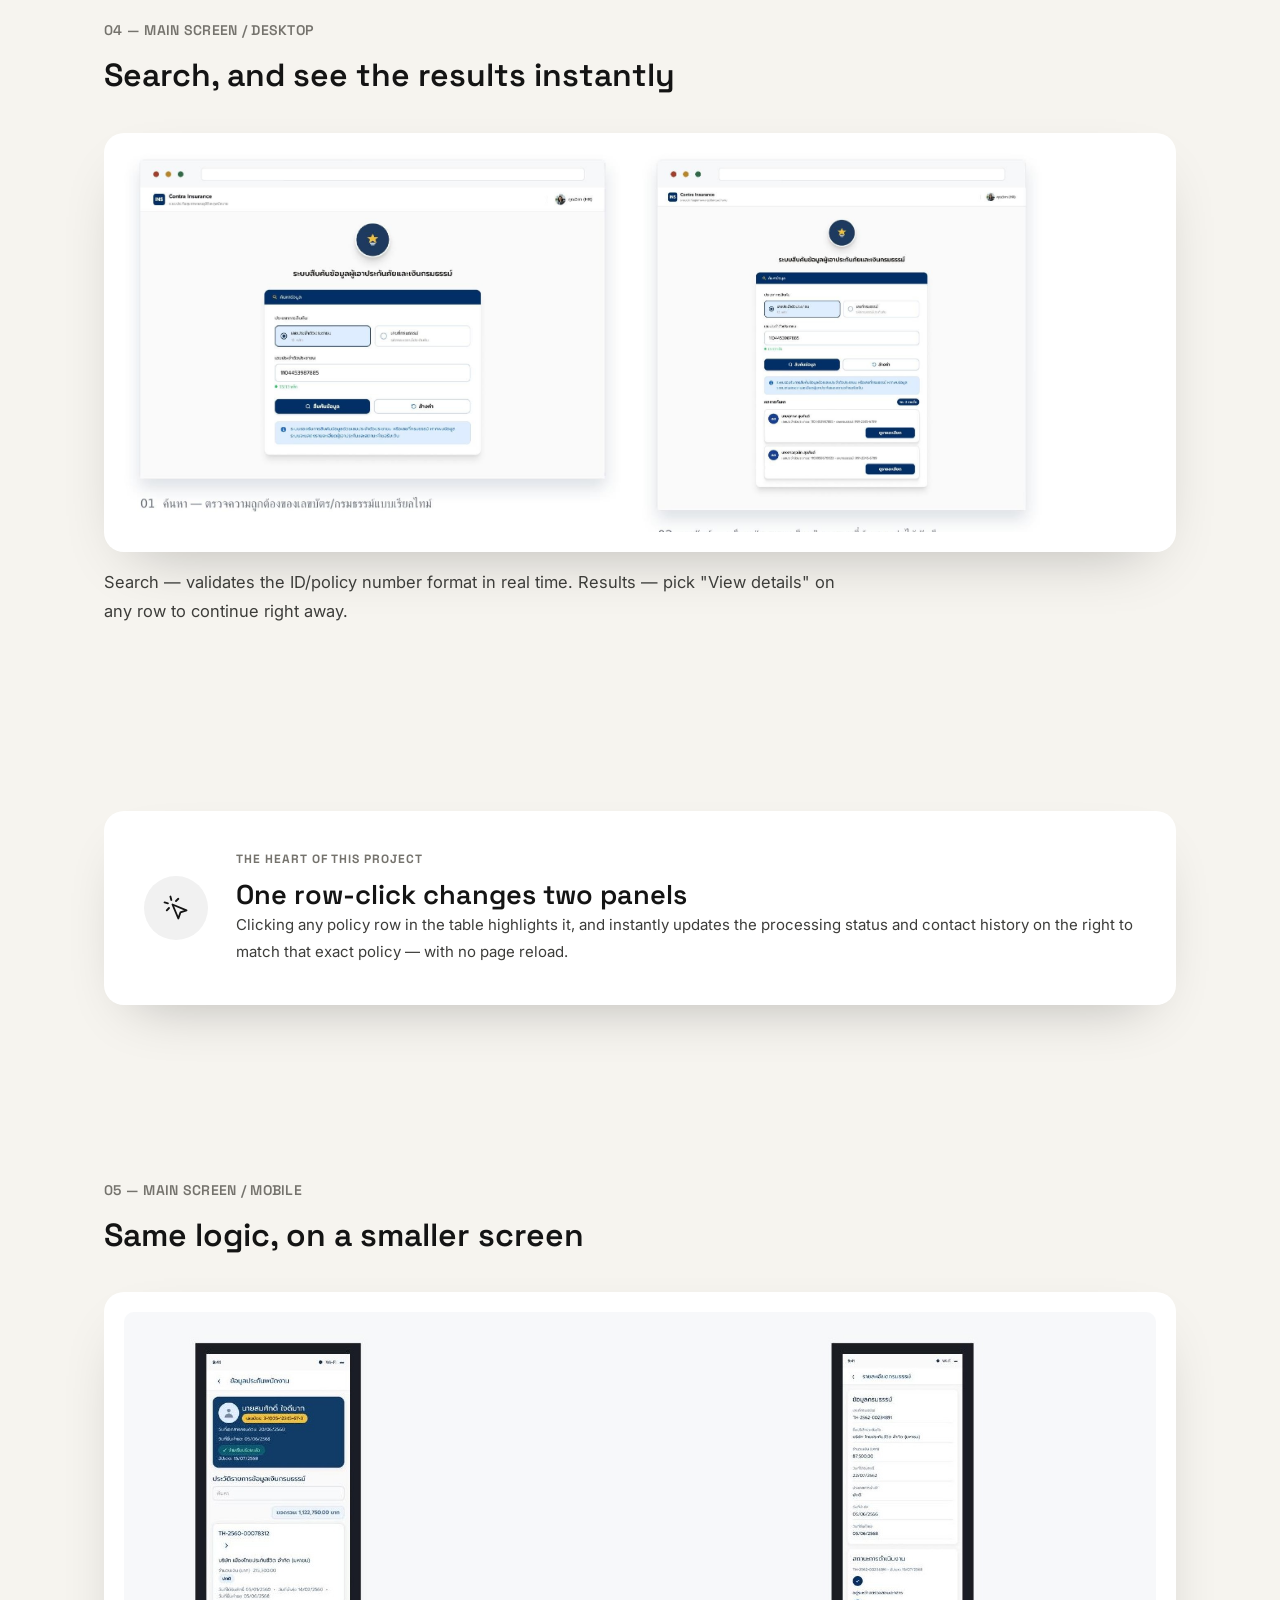
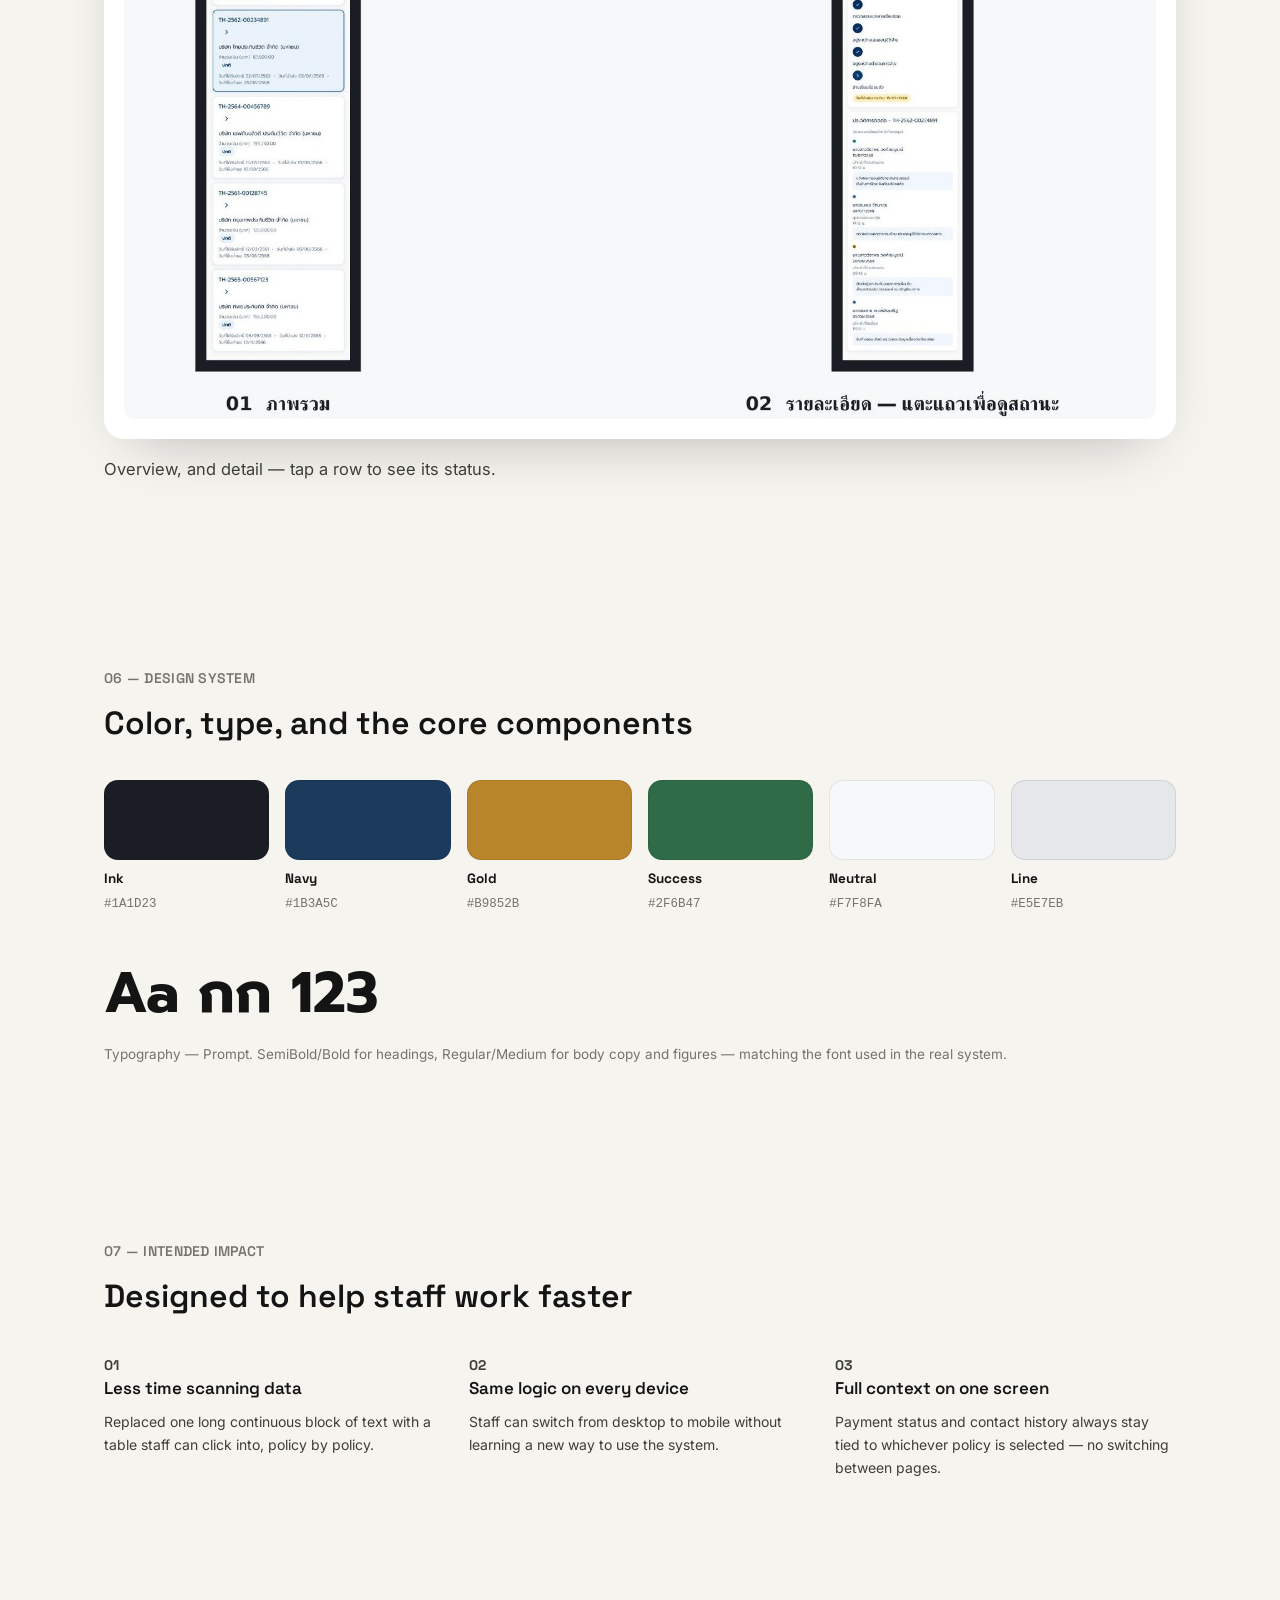
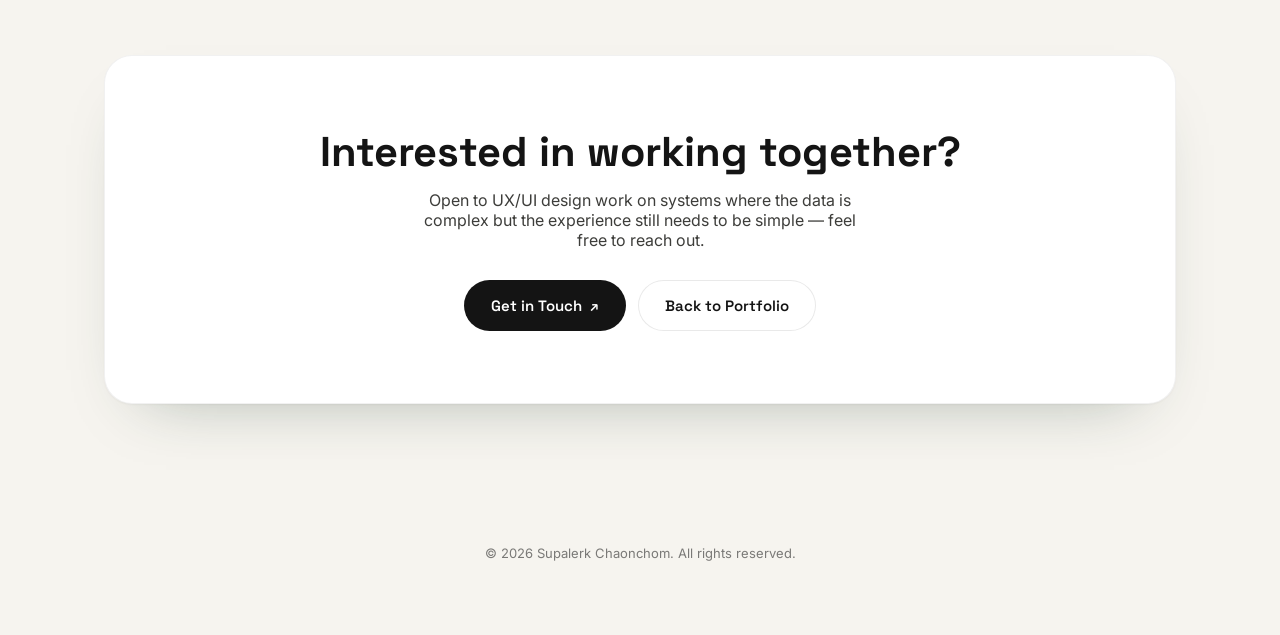
<file: jeeno-portfolio/work/insurance.html>
<!DOCTYPE html>
<html lang="en" data-lang="en">
<head>
<meta charset="UTF-8" />
<meta name="viewport" content="width=device-width, initial-scale=1.0" />
<title>Contra Insurance — HR Policy Lookup Case Study | Supalerk Chaonchom</title>
<meta name="description" content="An internal HR tool redesigned so staff can click a policy row and see status and contact history update instantly, on desktop and mobile." />
<link rel="icon" href="data:image/svg+xml,%3Csvg xmlns='http://www.w3.org/2000/svg' viewBox='0 0 100 100'%3E%3Crect width='100' height='100' rx='24' fill='%23111111'/%3E%3Ctext x='50' y='68' font-size='60' font-family='Arial, sans-serif' font-weight='700' fill='white' text-anchor='middle'%3ES%3C/text%3E%3C/svg%3E" />
<link rel="preconnect" href="https://fonts.googleapis.com">
<link rel="preconnect" href="https://fonts.gstatic.com" crossorigin>
<link href="https://fonts.googleapis.com/css2?family=Space+Grotesk:wght@400;500;600;700&family=Inter:wght@400;500;600;700&family=Noto+Sans+Thai:wght@400;500;600;700&family=Prompt:wght@300;400;500;600;700&display=swap" rel="stylesheet">
<link rel="stylesheet" href="../css/style.css?v=15" />
<link rel="stylesheet" href="../css/case-study.css?v=15" />
</head>
<body class="cs-body">

<div class="grain-layer" aria-hidden="true"></div>

<nav class="cs-nav">
  <div class="cs-nav-inner">
    <a href="../index.html#work" class="cs-back">
      <span class="arrow-left">&#8592;</span>
      <span data-en="Back to portfolio" data-th="กลับหน้าพอร์ตโฟลิโอ">Back to portfolio</span>
    </a>
    <button class="lang-toggle" id="langToggle" aria-label="Toggle language">
      <span class="lang-opt active" data-lang-btn="en">EN</span>
      <span class="lang-sep">/</span>
      <span class="lang-opt" data-lang-btn="th">TH</span>
    </button>
  </div>
</nav>

<main>

  <!-- HERO -->
  <section class="section cs-hero">
    <div class="card cs-hero-card reveal">
      <p class="cs-eyebrow" data-en="Contra Insurance · UX/UI Case Study" data-th="CONTRA INSURANCE · UX/UI CASE STUDY">Contra Insurance · UX/UI Case Study</p>

      <h1 class="cs-title" data-en="One Click Reveals the Whole Policy Journey" data-th="หนึ่งคลิก เห็นทั้งเส้นทางกรมธรรม์">One Click Reveals the Whole Policy Journey</h1>

      <p class="cs-tagline" data-en="Designed a new policyholder lookup system so HR staff can click and instantly see status and contact history — on both desktop and mobile." data-th="ออกแบบระบบสืบค้นข้อมูลผู้เอาประกันภัยใหม่ ให้เจ้าหน้าที่ฝ่ายบุคคลคลิกดูสถานะและประวัติการติดต่อได้ทันที ทั้งบนเดสก์ท็อปและมือถือ">Designed a new policyholder lookup system so HR staff can click and instantly see status and contact history — on both desktop and mobile.</p>

      <div class="cs-meta-grid">
        <div class="cs-meta-item">
          <span class="cs-meta-label" data-en="Role" data-th="บทบาท">Role</span>
          <span class="cs-meta-value" data-en="Product Designer (UX/UI)" data-th="Product Designer (UX/UI)">Product Designer (UX/UI)</span>
        </div>
        <div class="cs-meta-item">
          <span class="cs-meta-label" data-en="Tool" data-th="เครื่องมือ">Tool</span>
          <span class="cs-meta-value">Figma</span>
        </div>
        <div class="cs-meta-item">
          <span class="cs-meta-label" data-en="Platform" data-th="แพลตฟอร์ม">Platform</span>
          <span class="cs-meta-value" data-en="Web, Desktop &amp; Mobile" data-th="เว็บ เดสก์ท็อปและมือถือ">Web, Desktop &amp; Mobile</span>
        </div>
        <div class="cs-meta-item">
          <span class="cs-meta-label" data-en="Type" data-th="ประเภทงาน">Type</span>
          <span class="cs-meta-value" data-en="Internal HR / Insurance Ops" data-th="Internal HR / Insurance Ops">Internal HR / Insurance Ops</span>
        </div>
      </div>

      <p class="cs-note" data-en="Confidential client work — renamed for portfolio presentation. This is a real client project; the system name and color theme have all been changed, and all customer data and figures have been masked or altered." data-th="งานนี้เป็นโปรเจกต์จริงจากลูกค้า โดยชื่อระบบและธีมสีถูกปรับใหม่ทั้งหมดเพื่อการนำเสนอในพอร์ตโฟลิโอ ข้อมูลลูกค้าและตัวเลขจริงถูกปกปิดหรือปรับเปลี่ยนทั้งหมด">Confidential client work — renamed for portfolio presentation. This is a real client project; the system name and color theme have all been changed, and all customer data and figures have been masked or altered.</p>

      <div class="cs-hero-actions">
        <a href="../assets/pdf/insurance-case-study.pdf" class="btn btn-dark cs-pdf-download" data-filename="Insurance-System-Case-Study.pdf" download>
          <span data-en="Download PDF" data-th="ดาวน์โหลด PDF">Download PDF</span>
          <span class="arrow">&#8595;</span>
        </a>
      </div>
    </div>
  </section>

  <!-- 01 OVERVIEW -->
  <section class="section reveal">
    <p class="cs-section-label" data-en="01 — Project Overview" data-th="01 — ภาพรวมโปรเจกต์">01 — Project Overview</p>
    <h2 class="cs-h2" data-en="An internal HR tool for full policyholder lookup" data-th="ระบบภายในสำหรับฝ่ายบุคคล สืบค้นข้อมูลผู้เอาประกันภัยแบบครบวงจร">An internal HR tool for full policyholder lookup</h2>
    <p class="cs-overview-text" data-en="Contra Insurance is an internal tool for the HR team, used to look up an employee's policyholder information and policy funds — from policy history and disbursement status, to the history of coordination and contact." data-th="Contra Insurance เป็นระบบภายในสำหรับฝ่ายบุคคล ใช้สืบค้นข้อมูลผู้เอาประกันภัยและเงินกรมธรรม์ของพนักงาน ตั้งแต่ประวัติกรมธรรม์ สถานะการเบิกจ่าย ไปจนถึงประวัติการติดต่อประสานงาน">Contra Insurance is an internal tool for the HR team, used to look up an employee's policyholder information and policy funds — from policy history and disbursement status, to the history of coordination and contact.</p>
  </section>

  <!-- 02 PROBLEM & SOLUTION -->
  <section class="section reveal">
    <p class="cs-section-label" data-en="02 — Problem &amp; Solution" data-th="02 — โจทย์ &amp; ทางออก">02 — Problem &amp; Solution</p>
    <h2 class="cs-h2" data-en="From a wall of text to a table you can click into" data-th="จากข้อมูลยาวเหยียด สู่ตารางที่คลิกได้">From a wall of text to a table you can click into</h2>
    <div class="cs-ps-grid">
      <div class="cs-ps-card">
        <p class="cs-ps-label" data-en="Problem — Old System" data-th="ปัญหา — ระบบเดิม">Problem — Old System</p>
        <p data-en="Desktop-only. After searching for a policyholder, the system displayed one long, continuous block of data — no way to click into an individual policy, or view its status and contact history separately, so staff had to visually scan the whole page every time." data-th="ใช้งานได้เฉพาะเดสก์ทอป เมื่อค้นหาข้อมูลผู้เอาประกันแล้ว ระบบแสดงผลเป็นก้อนข้อมูลยาวต่อเนื่อง ไม่สามารถคลิกเจาะดูรายการกรมธรรม์แต่ละฉบับ หรือดูสถานะ/ประวัติการติดต่อของรายการนั้นแยกกันได้ ทำให้เจ้าหน้าที่ต้องไล่สายตาอ่านทั้งหน้าทุกครั้ง">Desktop-only. After searching for a policyholder, the system displayed one long, continuous block of data — no way to click into an individual policy, or view its status and contact history separately, so staff had to visually scan the whole page every time.</p>
      </div>
      <div class="cs-ps-card is-solution">
        <p class="cs-ps-label" data-en="Solution — New System" data-th="ทางออก — ระบบใหม่">Solution — New System</p>
        <p data-en="Designed a policy table where each row can be selected individually. Clicking a row instantly updates the &quot;processing status&quot; and &quot;contact history&quot; panels to match that policy — and it works on mobile too, for staff away from their desk." data-th="ออกแบบตารางกรมธรรม์ให้คลิกเลือกได้ทีละรายการ เมื่อคลิกแถวไหน ส่วน สถานะการดำเนินงาน และ ประวัติการติดต่อ จะอัปเดตตามรายการนั้นทันที พร้อมรองรับการใช้งานบนมือถือสำหรับเจ้าหน้าที่ที่ไม่ได้อยู่หน้าคอมพิวเตอร์">Designed a policy table where each row can be selected individually. Clicking a row instantly updates the "processing status" and "contact history" panels to match that policy — and it works on mobile too, for staff away from their desk.</p>
      </div>
    </div>
    <div class="card vs" style="margin-top:20px;">
      <div class="vs-row is-head">
        <span></span>
        <span data-en="Old system" data-th="ระบบเดิม">Old system</span>
        <span data-en="New design" data-th="ดีไซน์ใหม่">New design</span>
      </div>
      <div class="vs-row"><span data-en="Works on a phone" data-th="ใช้งานบนมือถือได้">Works on a phone</span><span class="vs-mark is-no"><span class="vs-text" data-en="No" data-th="ไม่ได้">No</span></span><span class="vs-mark is-yes"><span class="vs-text" data-en="Yes" data-th="ได้">Yes</span></span></div>
      <div class="vs-row"><span data-en="Click into one policy at a time" data-th="คลิกดูกรมธรรม์ทีละฉบับได้">Click into one policy at a time</span><span class="vs-mark is-no"><span class="vs-text" data-en="No" data-th="ไม่ได้">No</span></span><span class="vs-mark is-yes"><span class="vs-text" data-en="Yes" data-th="ได้">Yes</span></span></div>
      <div class="vs-row"><span data-en="See processing status per policy" data-th="ดูสถานะการดำเนินงานแยกตามรายการได้">See processing status per policy</span><span class="vs-mark is-no"><span class="vs-text" data-en="No" data-th="ไม่ได้">No</span></span><span class="vs-mark is-yes"><span class="vs-text" data-en="Yes" data-th="ได้">Yes</span></span></div>
      <div class="vs-row"><span data-en="See contact history per policy" data-th="ดูประวัติการติดต่อแยกตามรายการได้">See contact history per policy</span><span class="vs-mark is-no"><span class="vs-text" data-en="No" data-th="ไม่ได้">No</span></span><span class="vs-mark is-yes"><span class="vs-text" data-en="Yes" data-th="ได้">Yes</span></span></div>
    </div>
  </section>

  <!-- 03 PROCESS + SECURITY -->
  <section class="section reveal">
    <p class="cs-section-label" data-en="03 — Design Process" data-th="03 — กระบวนการออกแบบ">03 — Design Process</p>
    <h2 class="cs-h2" data-en="From surveying the problem to a system for every device" data-th="จากสำรวจปัญหา สู่ระบบที่ใช้ได้ทุกอุปกรณ์">From surveying the problem to a system for every device</h2>
    <div class="cs-process is-stagger">
      <div class="cs-process-step">
        <p class="cs-process-num">01</p>
        <h4 data-en="Survey the existing system" data-th="สำรวจระบบเดิม">Survey the existing system</h4>
        <p data-en="Walked the old search flow and result screens to find where staff lost the most time and missed information most often." data-th="ไล่ดู flow การค้นหาและหน้าจอแสดงผลเดิม เพื่อหาจุดที่เจ้าหน้าที่เสียเวลาและพลาดข้อมูลบ่อยที่สุด">Walked the old search flow and result screens to find where staff lost the most time and missed information most often.</p>
      </div>
      <div class="cs-process-step">
        <p class="cs-process-num">02</p>
        <h4 data-en="Design the interaction model" data-th="ออกแบบโมเดลการโต้ตอบ">Design the interaction model</h4>
        <p data-en="Defined what a single row-click should change on screen, and structured it to use the same logic on both desktop and mobile." data-th="กำหนดว่าการคลิกแถวหนึ่งครั้งควรเปลี่ยนอะไรบนหน้าจอบ้าง และวางโครงสร้างให้ใช้ตรรกะเดียวกันได้ทั้งเดสก์ทอปและมือถือ">Defined what a single row-click should change on screen, and structured it to use the same logic on both desktop and mobile.</p>
      </div>
      <div class="cs-process-step">
        <p class="cs-process-num">03</p>
        <h4 data-en="Design the full UI" data-th="ออกแบบ UI ทั้งระบบ">Design the full UI</h4>
        <p data-en="Built out the search, results, and policy-detail screens, with a design system made specifically for the project." data-th="ขึ้นหน้าจอค้นหา ผลลัพธ์ และรายละเอียดกรมธรรม์ พร้อม design system เฉพาะโปรเจกต์">Built out the search, results, and policy-detail screens, with a design system made specifically for the project.</p>
      </div>
    </div>
    <p class="cs-stagger-note" data-en="Shows the order of the work, not its actual duration." data-th="แสดงลำดับการทำงาน ไม่ใช่ระยะเวลาจริง">Shows the order of the work, not its actual duration.</p>
    <div class="cs-callout" style="margin-top:24px;">
      <div class="cs-callout-icon" aria-hidden="true"><svg viewBox="0 0 24 24" width="28" height="28" fill="none" stroke="currentColor" stroke-width="1.6" stroke-linecap="round" stroke-linejoin="round"><rect x="5" y="11" width="14" height="9" rx="2" /><path d="M8 11V8a4 4 0 0 1 8 0v3" /></svg></div>
      <div>
        <p class="cs-callout-eyebrow" data-en="Constraint" data-th="ข้อจำกัด">Constraint</p>
        <h3 class="cs-callout-title" data-en="Sensitive data, restricted to authorized staff only" data-th="ข้อมูลอ่อนไหว เข้าถึงได้เฉพาะผู้มีสิทธิ์">Sensitive data, restricted to authorized staff only</h3>
        <p class="cs-callout-text" data-en="The system connects to employees' national ID numbers and financial data, so access is limited to authorized HR staff, and no screen shows more data than it needs to." data-th="ระบบเชื่อมกับเลขบัตรประชาชนและข้อมูลการเงินของพนักงาน จึงจำกัดสิทธิ์การเข้าถึงเฉพาะเจ้าหน้าที่ฝ่ายบุคคลที่ได้รับอนุญาต และไม่แสดงข้อมูลเกินความจำเป็นในแต่ละหน้าจอ">The system connects to employees' national ID numbers and financial data, so access is limited to authorized HR staff, and no screen shows more data than it needs to.</p>
      </div>
    </div>
  </section>

  <!-- 04 DESKTOP SCREENS -->
  <section class="section reveal">
    <p class="cs-section-label" data-en="04 — Main Screen / Desktop" data-th="04 — หน้าจอหลัก / เดสก์ท็อป">04 — Main Screen / Desktop</p>
    <h2 class="cs-h2" data-en="Search, and see the results instantly" data-th="ค้นหา แล้วดูผลลัพธ์ทันที">Search, and see the results instantly</h2>
    <div class="cs-shot cs-shot-full">
      <img src="../assets/case-studies/contra-screens.jpg" alt="Contra Insurance desktop screens: search with real-time validation, and results list with detail view" />
    </div>
    <p class="cs-overview-text" style="margin-top:16px;" data-en="Search — validates the ID/policy number format in real time. Results — pick &quot;View details&quot; on any row to continue right away." data-th="01 ค้นหา — ตรวจความถูกต้องของเลขบัตร/กรมธรรม์แบบเรียลไทม์ / 02 ผลลัพธ์ — เลือก ดูรายละเอียด ของรายที่ต้องการต่อได้ทันที">Search — validates the ID/policy number format in real time. Results — pick "View details" on any row to continue right away.</p>
  </section>

  <!-- 05 INTERACTION HIGHLIGHT -->
  <section class="section reveal">
    <div class="cs-callout">
      <div class="cs-callout-icon" aria-hidden="true"><svg viewBox="0 0 24 24" width="28" height="28" fill="none" stroke="currentColor" stroke-width="1.6" stroke-linecap="round" stroke-linejoin="round"><path d="m9 9 5 12 1.8-5.2L21 14Z" /><path d="M7.2 2.2 8 5.1" /><path d="m5.1 8-2.9-.8" /><path d="M14 4.1 12 6" /><path d="m6 12-1.9 2" /></svg></div>
      <div>
        <p class="cs-callout-eyebrow" data-en="The heart of this project" data-th="หัวใจของงานนี้">The heart of this project</p>
        <h3 class="cs-callout-title" data-en="One row-click changes two panels" data-th="คลิกแถวเดียว เปลี่ยนสองพาเนล">One row-click changes two panels</h3>
        <p class="cs-callout-text" data-en="Clicking any policy row in the table highlights it, and instantly updates the processing status and contact history on the right to match that exact policy — with no page reload." data-th="เมื่อคลิกกรมธรรม์แถวไหนในตาราง แถวนั้นจะถูกไฮไลต์ พร้อมอัปเดตสถานะการดำเนินงานและประวัติการติดต่อทางขวาให้ตรงกับกรมธรรม์ฉบับนั้น โดยไม่ต้องโหลดหน้าใหม่">Clicking any policy row in the table highlights it, and instantly updates the processing status and contact history on the right to match that exact policy — with no page reload.</p>
      </div>
    </div>
  </section>

  <!-- 06 MOBILE SCREENS -->
  <section class="section reveal">
    <p class="cs-section-label" data-en="05 — Main Screen / Mobile" data-th="05 — หน้าจอหลัก / มือถือ">05 — Main Screen / Mobile</p>
    <h2 class="cs-h2" data-en="Same logic, on a smaller screen" data-th="ตรรกะเดียวกัน บนหน้าจอที่เล็กลง">Same logic, on a smaller screen</h2>
    <div class="cs-shot cs-shot-full">
      <img src="../assets/case-studies/contra-mobile.jpg" alt="Contra Insurance mobile screens: overview and policy detail" />
    </div>
    <p class="cs-overview-text" style="margin-top:16px;" data-en="Overview, and detail — tap a row to see its status." data-th="01 ภาพรวม / 02 รายละเอียด — แตะแถวเพื่อดูสถานะ">Overview, and detail — tap a row to see its status.</p>
  </section>

  <!-- 07 DESIGN SYSTEM -->
  <section class="section reveal">
    <p class="cs-section-label" data-en="06 — Design System" data-th="06 — ระบบดีไซน์">06 — Design System</p>
    <h2 class="cs-h2" data-en="Color, type, and the core components" data-th="สี ตัวอักษร และองค์ประกอบหลัก">Color, type, and the core components</h2>
    <div class="cs-swatch-row">
      <div class="cs-swatch"><div class="cs-swatch-color" style="background:#1A1D23;"></div><span class="cs-swatch-name">Ink</span><span class="cs-swatch-hex">#1A1D23</span></div>
      <div class="cs-swatch"><div class="cs-swatch-color" style="background:#1B3A5C;"></div><span class="cs-swatch-name">Navy</span><span class="cs-swatch-hex">#1B3A5C</span></div>
      <div class="cs-swatch"><div class="cs-swatch-color" style="background:#B9852B;"></div><span class="cs-swatch-name">Gold</span><span class="cs-swatch-hex">#B9852B</span></div>
      <div class="cs-swatch"><div class="cs-swatch-color" style="background:#2F6B47;"></div><span class="cs-swatch-name">Success</span><span class="cs-swatch-hex">#2F6B47</span></div>
      <div class="cs-swatch"><div class="cs-swatch-color" style="background:#F7F8FA; border:1px solid var(--line);"></div><span class="cs-swatch-name">Neutral</span><span class="cs-swatch-hex">#F7F8FA</span></div>
      <div class="cs-swatch"><div class="cs-swatch-color" style="background:#E5E7EB;"></div><span class="cs-swatch-name">Line</span><span class="cs-swatch-hex">#E5E7EB</span></div>
    </div>
    <p class="cs-type-sample" style="font-family:'Prompt',sans-serif;">Aa กก 123</p>
    <p class="cs-type-caption" data-en="Typography — Prompt. SemiBold/Bold for headings, Regular/Medium for body copy and figures — matching the font used in the real system." data-th="TYPOGRAPHY — PROMPT. SemiBold / Bold — หัวข้อ, Regular / Medium — เนื้อหาและตัวเลข ใช้กับทุกอินเทอร์เฟซและเนื้อหา ตรงกับฟอนต์ในระบบจริง">Typography — Prompt. SemiBold/Bold for headings, Regular/Medium for body copy and figures — matching the font used in the real system.</p>
  </section>

  <!-- 08 RESULTS -->
  <section class="section reveal">
    <p class="cs-section-label" data-en="07 — Intended Impact" data-th="07 — ผลลัพธ์ที่ตั้งใจให้เกิดขึ้น">07 — Intended Impact</p>
    <h2 class="cs-h2" data-en="Designed to help staff work faster" data-th="ออกแบบเพื่อให้เจ้าหน้าที่ทำงานเร็วขึ้น">Designed to help staff work faster</h2>
    <div class="cs-results">
      <div class="cs-result">
        <p class="cs-result-num">01</p>
        <h4 data-en="Less time scanning data" data-th="ลดเวลาไล่อ่านข้อมูล">Less time scanning data</h4>
        <p data-en="Replaced one long continuous block of text with a table staff can click into, policy by policy." data-th="เปลี่ยนจากข้อความยาวต่อเนื่องเป็นตารางที่คลิกเจาะได้ทีละกรมธรรม์">Replaced one long continuous block of text with a table staff can click into, policy by policy.</p>
      </div>
      <div class="cs-result">
        <p class="cs-result-num">02</p>
        <h4 data-en="Same logic on every device" data-th="ใช้ตรรกะเดียวกันทุกอุปกรณ์">Same logic on every device</h4>
        <p data-en="Staff can switch from desktop to mobile without learning a new way to use the system." data-th="เจ้าหน้าที่สลับจากเดสก์ทอปไปมือถือได้โดยไม่ต้องเรียนรู้วิธีใช้งานใหม่">Staff can switch from desktop to mobile without learning a new way to use the system.</p>
      </div>
      <div class="cs-result">
        <p class="cs-result-num">03</p>
        <h4 data-en="Full context on one screen" data-th="เห็นบริบทครบในหน้าเดียว">Full context on one screen</h4>
        <p data-en="Payment status and contact history always stay tied to whichever policy is selected — no switching between pages." data-th="สถานะการจ่ายและประวัติการติดต่อผูกกับกรมธรรม์ที่เลือกอยู่เสมอ ไม่ต้องสลับหน้าไปมา">Payment status and contact history always stay tied to whichever policy is selected — no switching between pages.</p>
      </div>
    </div>
  </section>

  <!-- CLOSING CTA -->
  <section class="section reveal">
    <div class="card cs-cta-card">
      <h2 class="cs-cta-title" data-en="Interested in working together?" data-th="สนใจร่วมงาน หรืออยากคุยเรื่องดีไซน์?">Interested in working together?</h2>
      <p class="cs-cta-sub" data-en="Open to UX/UI design work on systems where the data is complex but the experience still needs to be simple — feel free to reach out." data-th="เปิดรับงานออกแบบ UX/UI สำหรับระบบที่ข้อมูลซับซ้อนแต่ต้องใช้งานง่าย ทักมาคุยกันได้เลย">Open to UX/UI design work on systems where the data is complex but the experience still needs to be simple — feel free to reach out.</p>
      <div class="cs-cta-actions">
        <a href="mailto:jeenosupalerk@gmail.com" class="btn btn-dark">
          <span data-en="Get in Touch" data-th="ติดต่อฉัน">Get in Touch</span>
          <span class="arrow">&#8599;</span>
        </a>
        <a href="../index.html#work" class="btn btn-outline">
          <span data-en="Back to Portfolio" data-th="กลับหน้าพอร์ตโฟลิโอ">Back to Portfolio</span>
        </a>
      </div>
    </div>
  </section>

</main>

<footer class="site-footer">
  <p>&copy; <span id="year"></span> Supalerk Chaonchom. <span data-en="All rights reserved." data-th="สงวนลิขสิทธิ์">All rights reserved.</span></p>
</footer>

<script src="../js/main.js?v=15"></script>
</body>
</html>
</file>
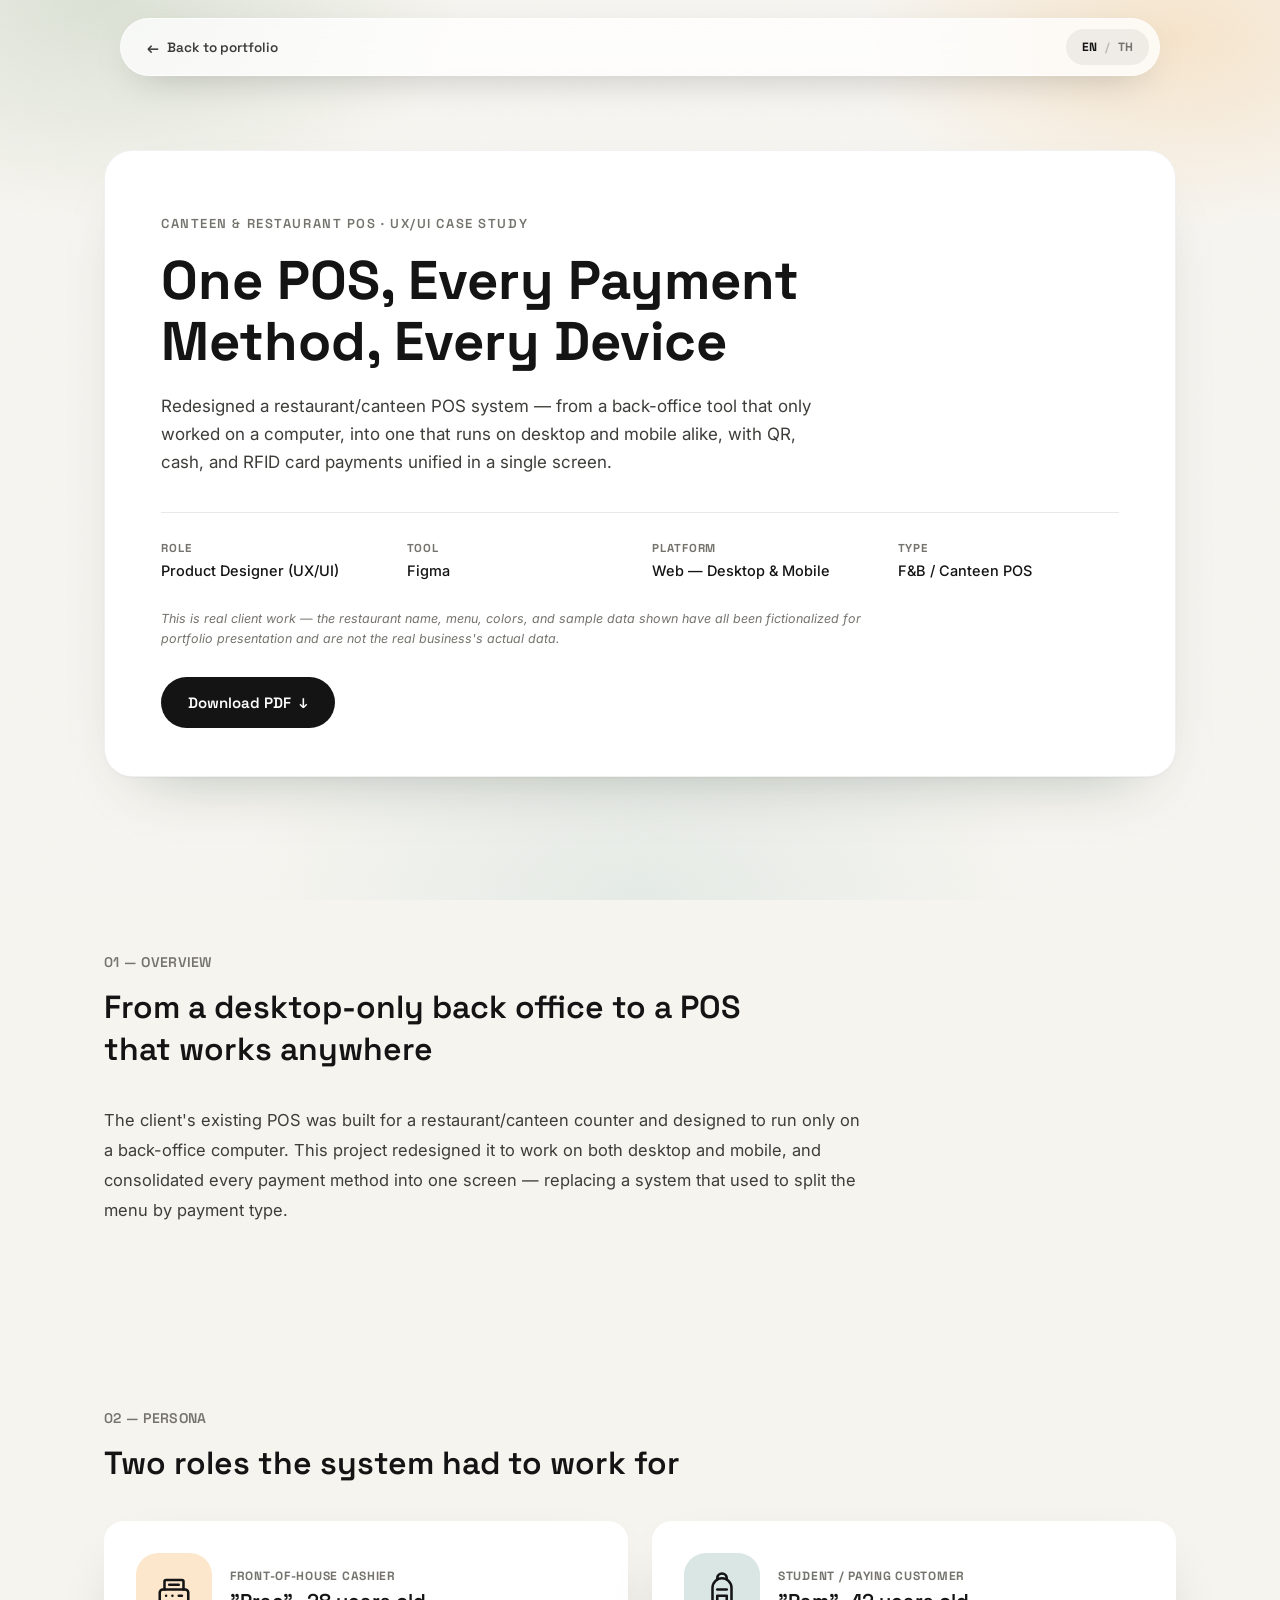
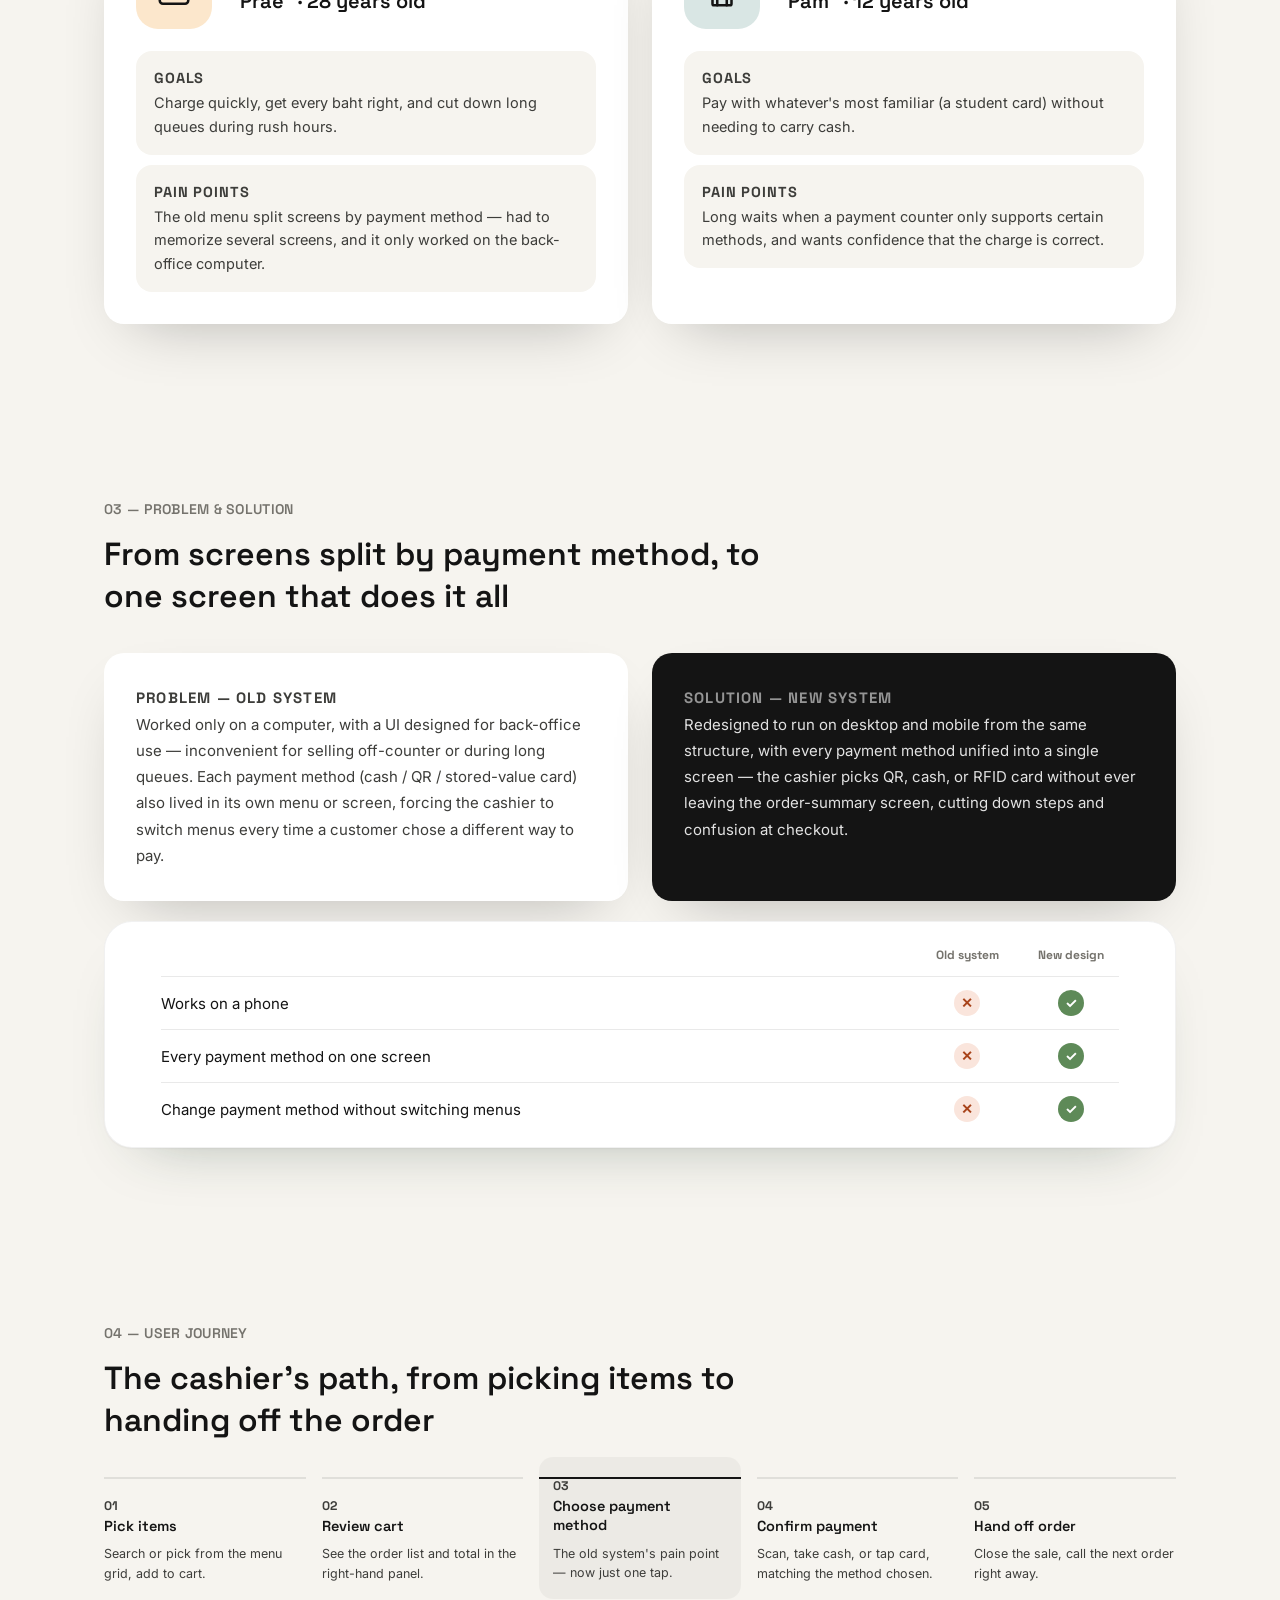
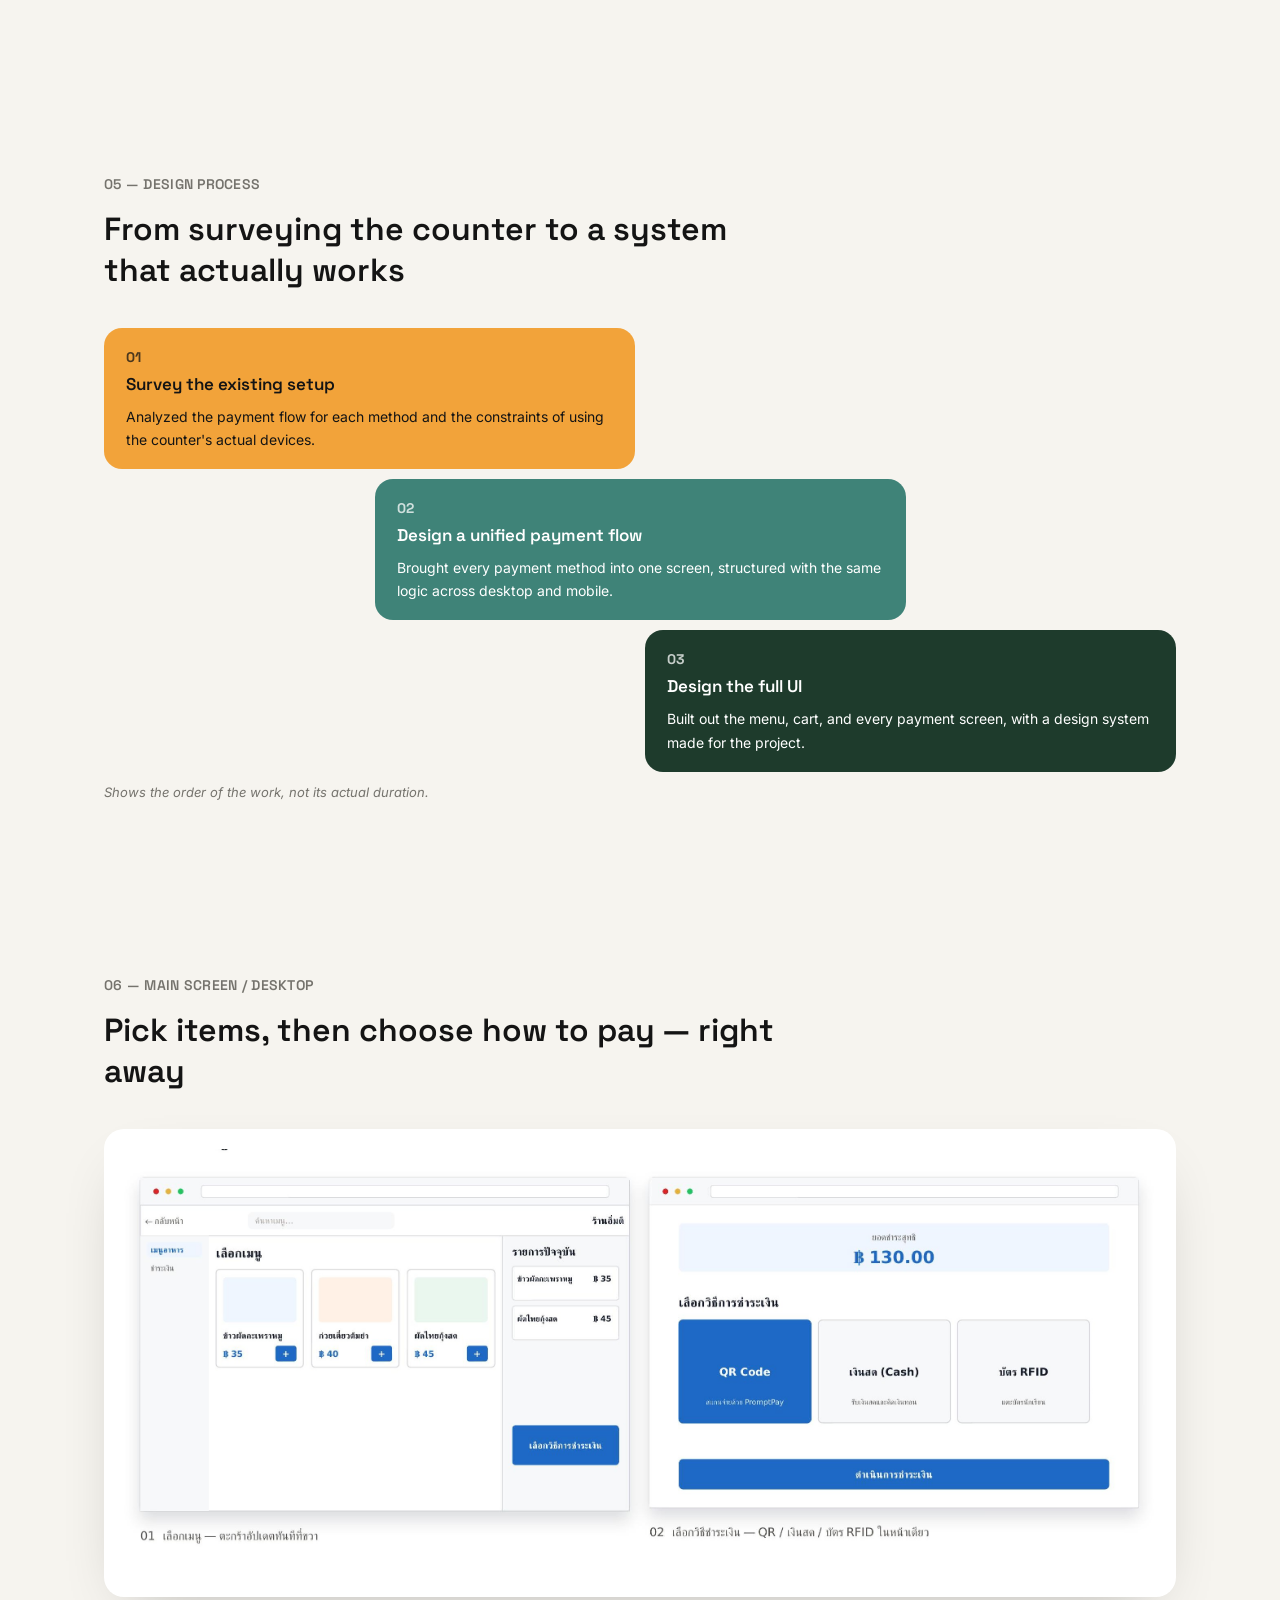
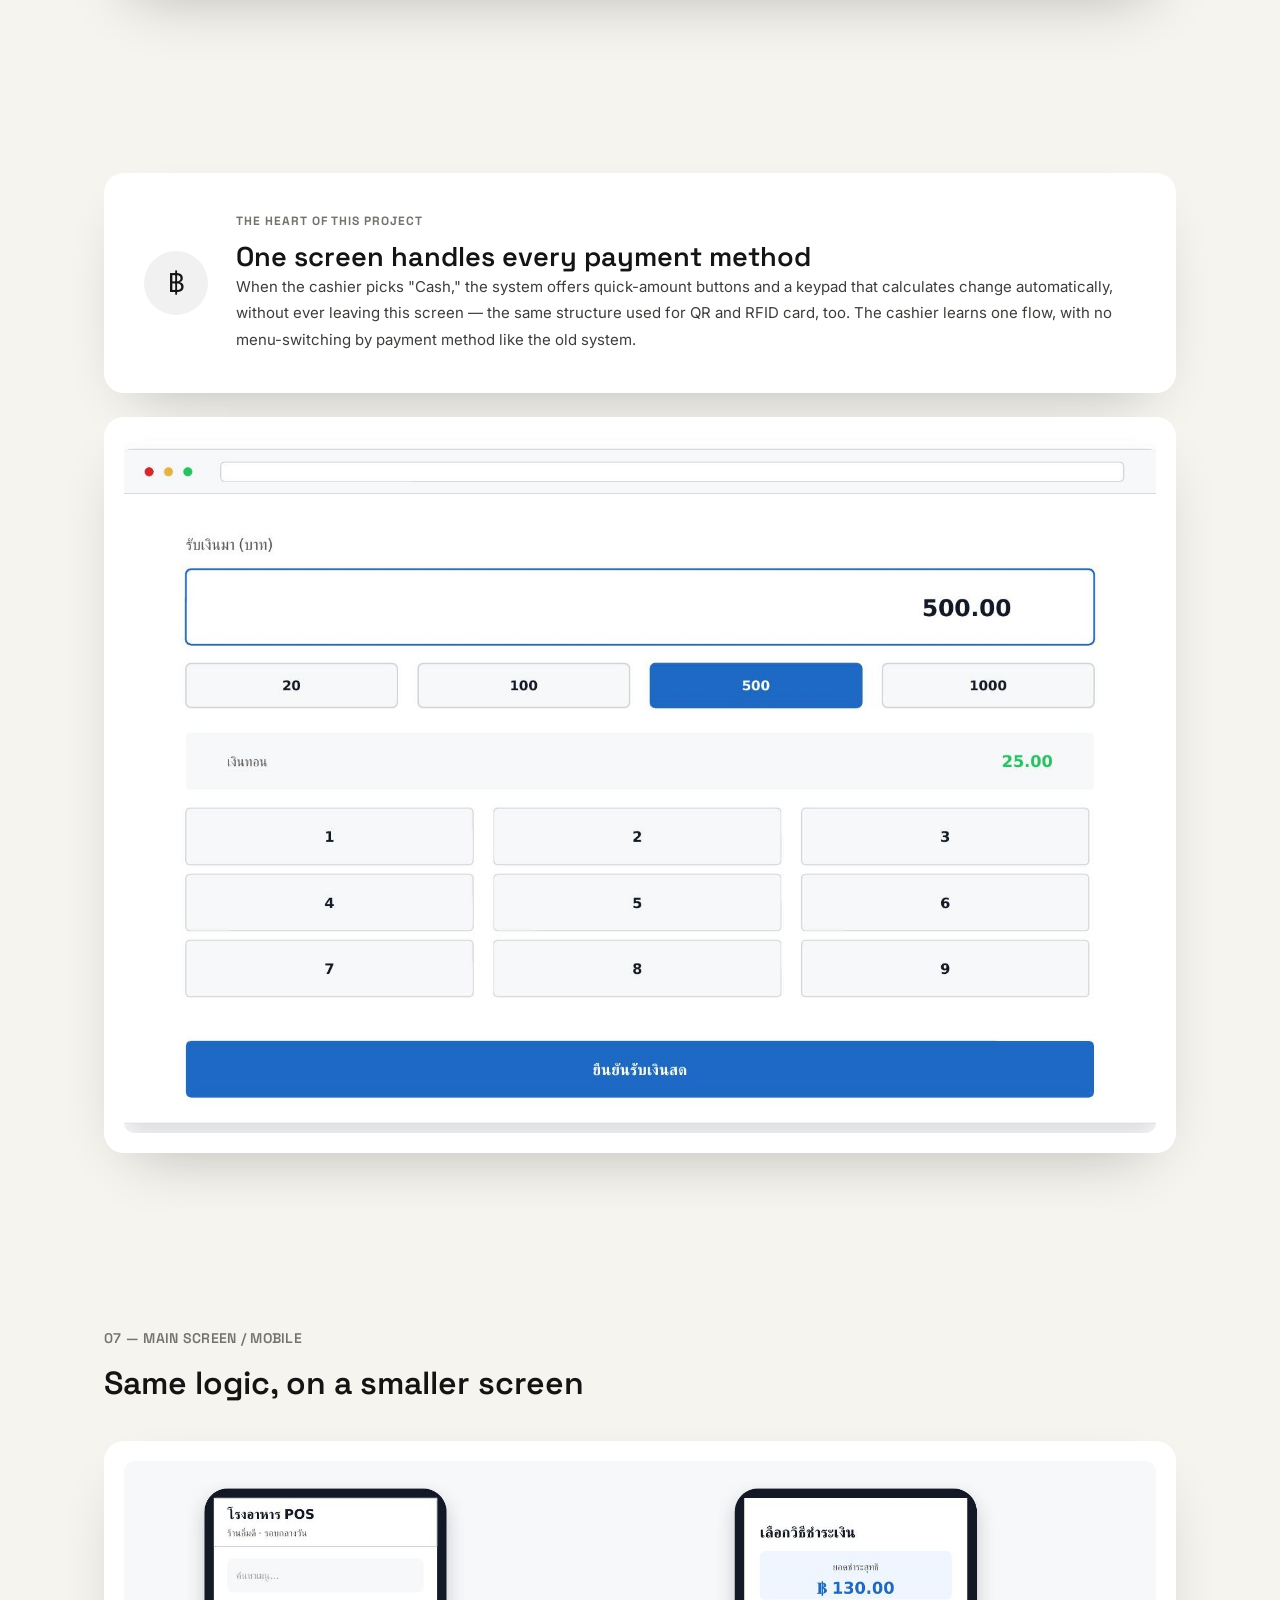
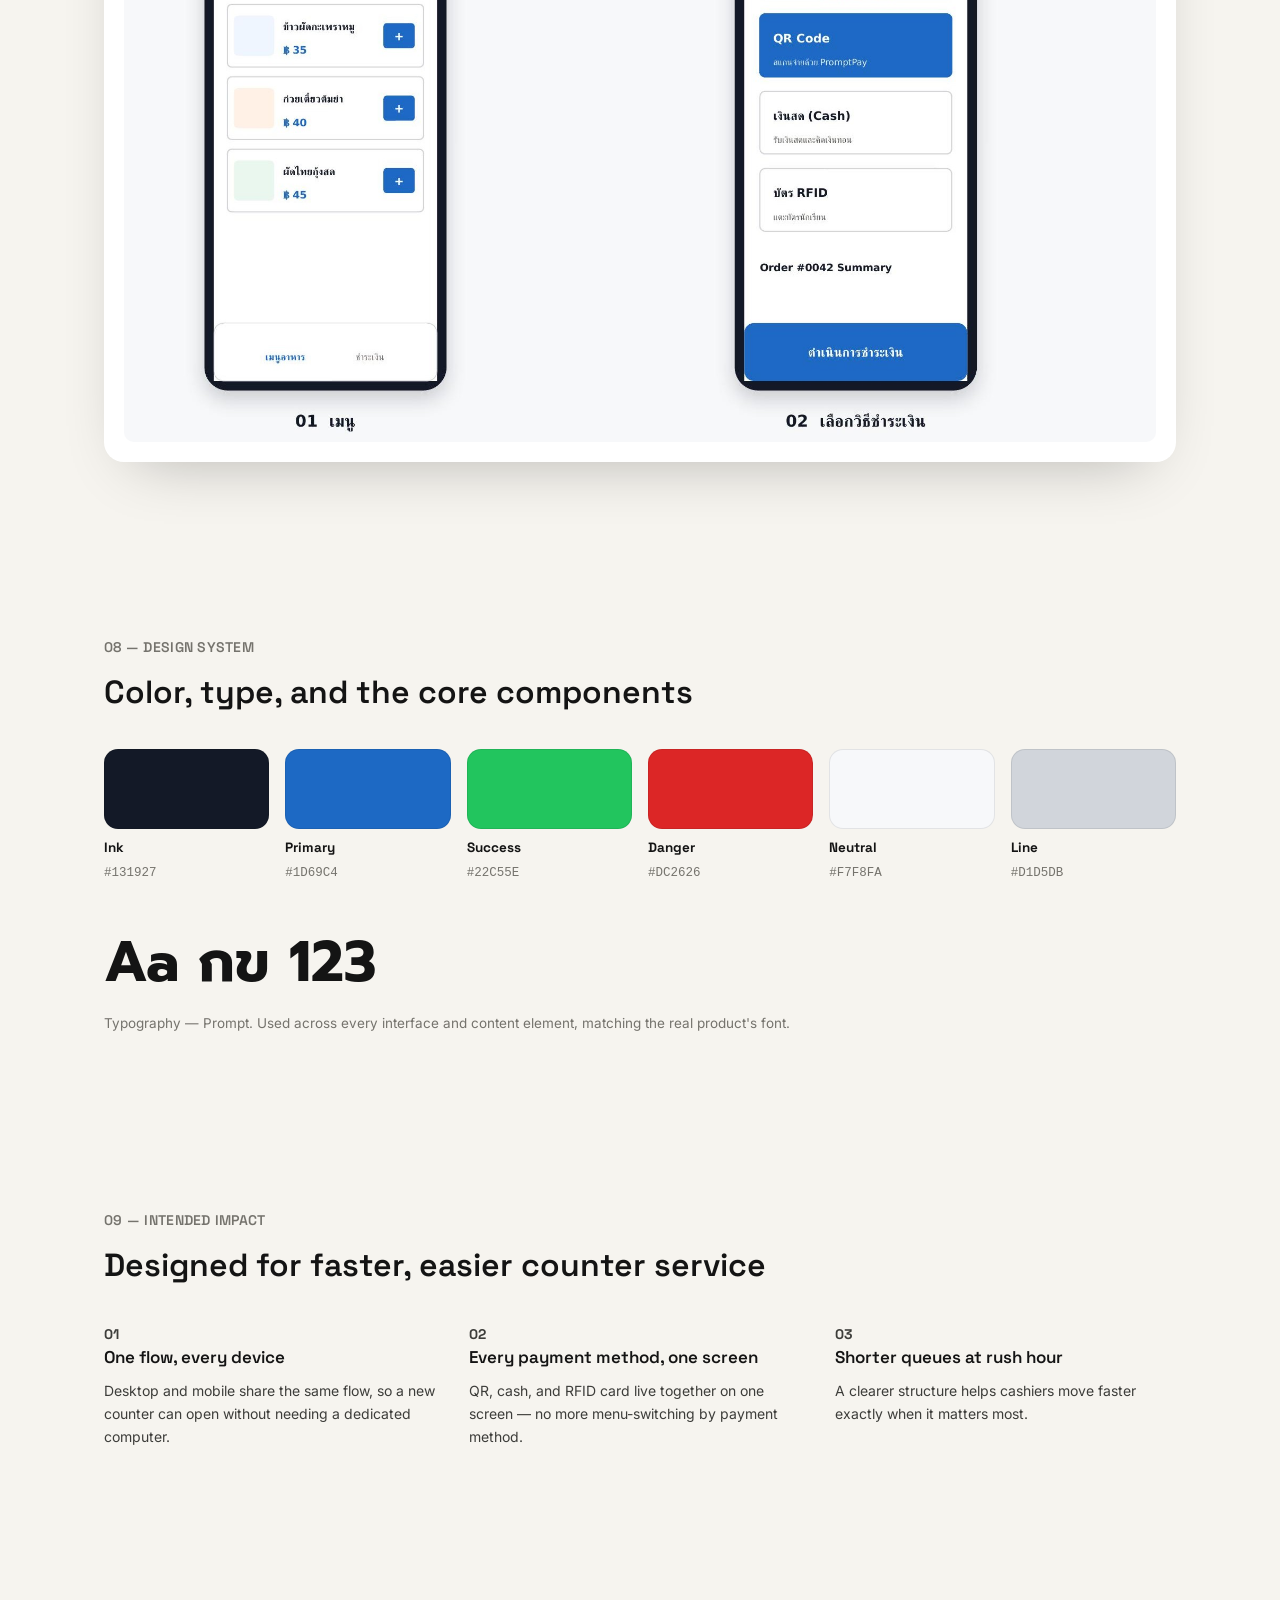
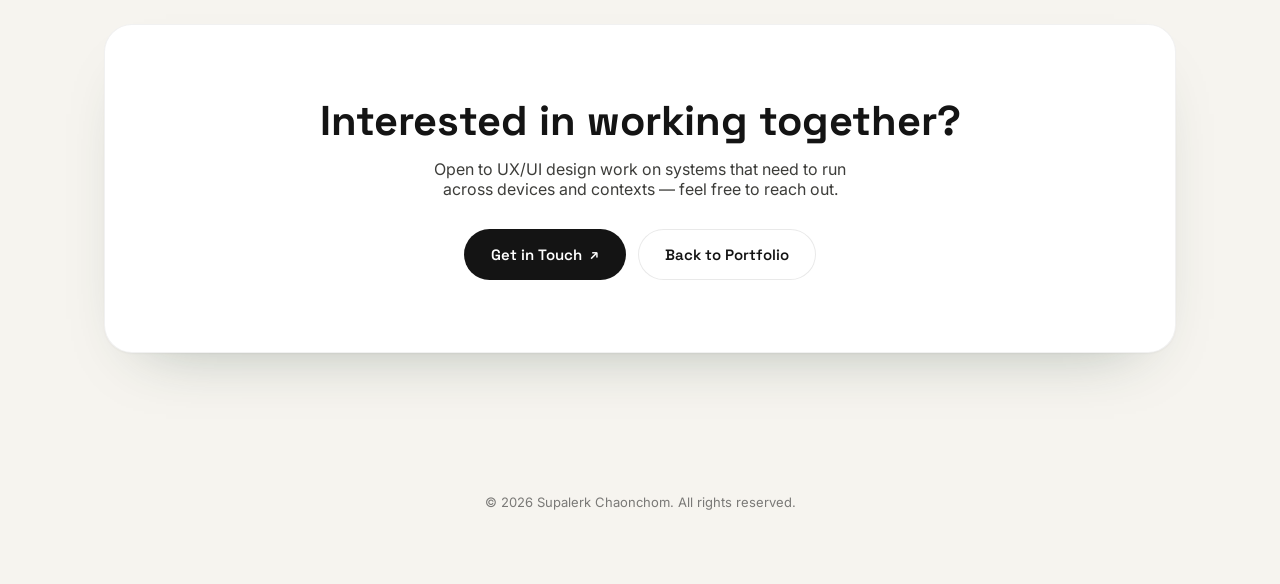
<file: jeeno-portfolio/work/pos.html>
<!DOCTYPE html>
<html lang="en" data-lang="en">
<head>
  <meta name="robots" content="noindex" />
<meta charset="UTF-8" />
<meta name="viewport" content="width=device-width, initial-scale=1.0" />
<title>Canteen &amp; Restaurant POS — Case Study | Supalerk Chaonchom</title>
<meta name="description" content="A restaurant/canteen POS redesigned from desktop-only to a single screen that works across devices and unifies QR, cash, and RFID card payments." />
<link rel="icon" href="data:image/svg+xml,%3Csvg xmlns='http://www.w3.org/2000/svg' viewBox='0 0 100 100'%3E%3Crect width='100' height='100' rx='24' fill='%23111111'/%3E%3Ctext x='50' y='68' font-size='60' font-family='Arial, sans-serif' font-weight='700' fill='white' text-anchor='middle'%3ES%3C/text%3E%3C/svg%3E" />
<link rel="preconnect" href="https://fonts.googleapis.com">
<link rel="preconnect" href="https://fonts.gstatic.com" crossorigin>
<link href="https://fonts.googleapis.com/css2?family=Space+Grotesk:wght@400;500;600;700&family=Inter:wght@400;500;600;700&family=Noto+Sans+Thai:wght@400;500;600;700&family=Prompt:wght@300;400;500;600;700&display=swap" rel="stylesheet">
<link rel="stylesheet" href="../css/style.css?v=15" />
<link rel="stylesheet" href="../css/case-study.css?v=15" />
</head>
<body class="cs-body">

<div class="grain-layer" aria-hidden="true"></div>

<nav class="cs-nav">
  <div class="cs-nav-inner">
    <a href="../index.html#work" class="cs-back">
      <span class="arrow-left">&#8592;</span>
      <span data-en="Back to portfolio" data-th="กลับหน้าพอร์ตโฟลิโอ">Back to portfolio</span>
    </a>
    <button class="lang-toggle" id="langToggle" aria-label="Toggle language">
      <span class="lang-opt active" data-lang-btn="en">EN</span>
      <span class="lang-sep">/</span>
      <span class="lang-opt" data-lang-btn="th">TH</span>
    </button>
  </div>
</nav>

<main>

  <!-- HERO -->
  <section class="section cs-hero">
    <div class="card cs-hero-card reveal">
      <p class="cs-eyebrow" data-en="Canteen &amp; Restaurant POS · UX/UI Case Study" data-th="CANTEEN &amp; RESTAURANT POS · UX/UI CASE STUDY">Canteen &amp; Restaurant POS · UX/UI Case Study</p>

      <h1 class="cs-title" data-en="One POS, Every Payment Method, Every Device" data-th="POS เดียว จ่ายเงินได้ทุกแบบ ใช้งานได้ทุกอุปกรณ์">One POS, Every Payment Method, Every Device</h1>

      <p class="cs-tagline" data-en="Redesigned a restaurant/canteen POS system — from a back-office tool that only worked on a computer, into one that runs on desktop and mobile alike, with QR, cash, and RFID card payments unified in a single screen." data-th="ออกแบบระบบ POS สำหรับร้านอาหาร/โรงอาหารใหม่ จากเดิมที่ใช้งานได้เฉพาะคอมพิวเตอร์ ให้รองรับทั้งเดสก์ทอปและมือถือ พร้อมรวมวิธีชำระเงินทั้ง QR เงินสด และบัตรเติมเงินไว้ในหน้าจอเดียวกัน ไม่ต้องแยกเมนูตามวิธีจ่ายเงินเหมือนระบบเดิม">Redesigned a restaurant/canteen POS system — from a back-office tool that only worked on a computer, into one that runs on desktop and mobile alike, with QR, cash, and RFID card payments unified in a single screen.</p>

      <div class="cs-meta-grid">
        <div class="cs-meta-item">
          <span class="cs-meta-label" data-en="Role" data-th="บทบาท">Role</span>
          <span class="cs-meta-value" data-en="Product Designer (UX/UI)" data-th="Product Designer (UX/UI)">Product Designer (UX/UI)</span>
        </div>
        <div class="cs-meta-item">
          <span class="cs-meta-label" data-en="Tool" data-th="เครื่องมือ">Tool</span>
          <span class="cs-meta-value">Figma</span>
        </div>
        <div class="cs-meta-item">
          <span class="cs-meta-label" data-en="Platform" data-th="แพลตฟอร์ม">Platform</span>
          <span class="cs-meta-value" data-en="Web — Desktop &amp; Mobile" data-th="เว็บ — เดสก์ทอปและมือถือ">Web — Desktop &amp; Mobile</span>
        </div>
        <div class="cs-meta-item">
          <span class="cs-meta-label" data-en="Type" data-th="ประเภทงาน">Type</span>
          <span class="cs-meta-value" data-en="F&amp;B / Canteen POS" data-th="F&amp;B / โรงอาหาร POS">F&amp;B / Canteen POS</span>
        </div>
      </div>

      <p class="cs-note" data-en="This is real client work — the restaurant name, menu, colors, and sample data shown have all been fictionalized for portfolio presentation and are not the real business's actual data." data-th="งานนี้เป็นโปรเจกต์จริงจากลูกค้า โดยชื่อร้าน เมนู โทนสี และข้อมูลตัวอย่างที่แสดงทั้งหมดถูกปรับเป็นข้อมูลสมมติเพื่อการนำเสนอในพอร์ตโฟลิโอ ไม่ใช่ข้อมูลจริงของร้านหรือโรงเรียนที่ใช้งานจริง">This is real client work — the restaurant name, menu, colors, and sample data shown have all been fictionalized for portfolio presentation and are not the real business's actual data.</p>

      <div class="cs-hero-actions">
        <a href="../assets/pdf/pos-case-study.pdf" class="btn btn-dark cs-pdf-download" data-filename="POS-System-Case-Study.pdf" download>
          <span data-en="Download PDF" data-th="ดาวน์โหลด PDF">Download PDF</span>
          <span class="arrow">&#8595;</span>
        </a>
      </div>
    </div>
  </section>

  <!-- 01 OVERVIEW -->
  <section class="section reveal">
    <p class="cs-section-label" data-en="01 — Overview" data-th="01 — ภาพรวมโปรเจกต์">01 — Overview</p>
    <h2 class="cs-h2" data-en="From a desktop-only back office to a POS that works anywhere" data-th="จาก Back Office บนคอม สู่ POS ที่ใช้งานได้ทุกที่">From a desktop-only back office to a POS that works anywhere</h2>
    <p class="cs-overview-text" data-en="The client's existing POS was built for a restaurant/canteen counter and designed to run only on a back-office computer. This project redesigned it to work on both desktop and mobile, and consolidated every payment method into one screen — replacing a system that used to split the menu by payment type." data-th="ระบบเดิมของลูกค้าเป็น POS สำหรับร้านอาหาร/โรงอาหารที่ออกแบบมาให้ใช้เฉพาะบนคอมพิวเตอร์หลังร้านเท่านั้น โจทย์นี้ออกแบบใหม่ให้รองรับทั้งเดสก์ทอปและมือถือ และเป็นหน้าจอเดียวที่รวมทุกวิธีชำระเงิน จากเดิมที่ต้องแยกเมนูกันตามวิธีจ่ายเงิน">The client's existing POS was built for a restaurant/canteen counter and designed to run only on a back-office computer. This project redesigned it to work on both desktop and mobile, and consolidated every payment method into one screen — replacing a system that used to split the menu by payment type.</p>
  </section>

  <!-- 02 PERSONA -->
  <section class="section reveal">
    <p class="cs-section-label" data-en="02 — Persona" data-th="02 — PERSONA">02 — Persona</p>
    <h2 class="cs-h2" data-en="Two roles the system had to work for" data-th="สองบทบาทหลักที่ระบบต้องตอบโจทย์">Two roles the system had to work for</h2>
    <div class="cs-persona-grid">
      <div class="cs-persona-card is-hero">
        <div class="persona-head">
          <div class="persona-tile is-sunset"><svg viewBox="0 0 24 24" fill="none" stroke="currentColor" stroke-width="1.6" stroke-linecap="round" stroke-linejoin="round" aria-hidden="true"><rect x="3" y="11" width="18" height="9" rx="2" /><path d="M6 11V6a1 1 0 0 1 1-1h10a1 1 0 0 1 1 1v5" /><path d="M9 8h6" /><path d="M7 15h.01M11 15h.01M15 15h2" /></svg></div>
          <div>
            <p class="cs-persona-role" data-en="Front-of-house Cashier" data-th="พนักงานหน้าร้าน / แคชเชียร์">Front-of-house Cashier</p>
            <p class="cs-persona-name" data-en="&quot;Prae&quot; · 28 years old" data-th="น้องแพร · 28 ปี">"Prae" · 28 years old</p>
          </div>
        </div>
        <div class="cs-persona-block">
          <p class="cs-persona-block-label" data-en="Goals" data-th="เป้าหมาย (GOALS)">Goals</p>
          <p data-en="Charge quickly, get every baht right, and cut down long queues during rush hours." data-th="คิดเงินเร็ว เก็บเงินถูกทุกบาท ลดคิวยาวช่วงเร่งด่วน">Charge quickly, get every baht right, and cut down long queues during rush hours.</p>
        </div>
        <div class="cs-persona-block">
          <p class="cs-persona-block-label" data-en="Pain points" data-th="จุดที่เจ็บปวด (PAIN POINTS)">Pain points</p>
          <p data-en="The old menu split screens by payment method — had to memorize several screens, and it only worked on the back-office computer." data-th="เมนูเดิมแยกหน้าจอตามวิธีจ่ายเงิน ต้องจำเมนูหลายหน้า ใช้งานได้เฉพาะคอมพิวเตอร์หลังร้าน">The old menu split screens by payment method — had to memorize several screens, and it only worked on the back-office computer.</p>
        </div>
      </div>
      <div class="cs-persona-card is-hero">
        <div class="persona-head">
          <div class="persona-tile is-mist"><svg viewBox="0 0 24 24" fill="none" stroke="currentColor" stroke-width="1.6" stroke-linecap="round" stroke-linejoin="round" aria-hidden="true"><path d="M6 20V10a6 6 0 0 1 12 0v10a1 1 0 0 1-1 1H7a1 1 0 0 1-1-1Z" /><path d="M9 4.8V4a3 3 0 0 1 6 0v.8" /><path d="M9 21v-6h6v6" /><path d="M9 11h6" /></svg></div>
          <div>
            <p class="cs-persona-role" data-en="Student / Paying Customer" data-th="นักเรียน / ลูกค้าที่มาจ่ายเงิน">Student / Paying Customer</p>
            <p class="cs-persona-name" data-en="&quot;Pam&quot; · 12 years old" data-th="น้องปำ · 12 ปี">"Pam" · 12 years old</p>
          </div>
        </div>
        <div class="cs-persona-block">
          <p class="cs-persona-block-label" data-en="Goals" data-th="เป้าหมาย (GOALS)">Goals</p>
          <p data-en="Pay with whatever's most familiar (a student card) without needing to carry cash." data-th="จ่ายเงินด้วยวิธีที่ถนัดที่สุด (บัตรนักเรียน) ไม่ต้องพกเงินสด">Pay with whatever's most familiar (a student card) without needing to carry cash.</p>
        </div>
        <div class="cs-persona-block">
          <p class="cs-persona-block-label" data-en="Pain points" data-th="จุดที่เจ็บปวด (PAIN POINTS)">Pain points</p>
          <p data-en="Long waits when a payment counter only supports certain methods, and wants confidence that the charge is correct." data-th="ต้องคอยนานถ้าจุดชำระเงินรองรับเฉพาะบางวิธี ต้องการความมั่นใจว่าจ่ายถูก">Long waits when a payment counter only supports certain methods, and wants confidence that the charge is correct.</p>
        </div>
      </div>
    </div>
  </section>

  <!-- 03 PROBLEM & SOLUTION -->
  <section class="section reveal">
    <p class="cs-section-label" data-en="03 — Problem &amp; Solution" data-th="03 — โจทย์ &amp; ทางออก">03 — Problem &amp; Solution</p>
    <h2 class="cs-h2" data-en="From screens split by payment method, to one screen that does it all" data-th="จากหน้าจอแยกตามวิธีจ่ายเงิน สู่หน้าจอเดียวที่เลือกได้ทุกอย่าง">From screens split by payment method, to one screen that does it all</h2>
    <div class="cs-ps-grid">
      <div class="cs-ps-card">
        <p class="cs-ps-label" data-en="Problem — Old System" data-th="ปัญหา — ระบบเดิม">Problem — Old System</p>
        <p data-en="Worked only on a computer, with a UI designed for back-office use — inconvenient for selling off-counter or during long queues. Each payment method (cash / QR / stored-value card) also lived in its own menu or screen, forcing the cashier to switch menus every time a customer chose a different way to pay." data-th="ใช้งานได้เฉพาะบนคอมพิวเตอร์ โดย UI ออกแบบมาแบบหลังร้าน ส่งผลให้ใช้งานไม่สะดวกเมื่อต้องขายนอกจุดหรือหน้าร้านมีคนต่อคิวเยอะ อีกทั้งแต่ละวิธีชำระเงิน (เงินสด / QR / บัตรเติมเงิน) ต้องแยกเมนู/หน้าจอกันคนละระบบ แคชเชียร์ต้องสลับเมนูเองทุกครั้งที่ลูกค้าเลือกวิธีจ่ายเงินต่างกัน">Worked only on a computer, with a UI designed for back-office use — inconvenient for selling off-counter or during long queues. Each payment method (cash / QR / stored-value card) also lived in its own menu or screen, forcing the cashier to switch menus every time a customer chose a different way to pay.</p>
      </div>
      <div class="cs-ps-card is-solution">
        <p class="cs-ps-label" data-en="Solution — New System" data-th="ทางออก — ระบบใหม่">Solution — New System</p>
        <p data-en="Redesigned to run on desktop and mobile from the same structure, with every payment method unified into a single screen — the cashier picks QR, cash, or RFID card without ever leaving the order-summary screen, cutting down steps and confusion at checkout." data-th="ออกแบบใหม่ให้รองรับทั้งเดสก์ทอปและมือถือด้วยโครงสร้างเดียวกัน และรวมทุกวิธีชำระเงินไว้ในหน้าจอเดียว แคชเชียร์เลือกได้เลยว่าจะรับ QR เงินสด หรือบัตร RFID โดยไม่ต้องออกจากหน้าจอสรุปคำสั่งซื้อเลย ลดขั้นตอนและความสับสนของการแคชเชียร์ลงได้มาก">Redesigned to run on desktop and mobile from the same structure, with every payment method unified into a single screen — the cashier picks QR, cash, or RFID card without ever leaving the order-summary screen, cutting down steps and confusion at checkout.</p>
      </div>
    </div>
    <div class="card vs" style="margin-top:20px;">
      <div class="vs-row is-head">
        <span></span>
        <span data-en="Old system" data-th="ระบบเดิม">Old system</span>
        <span data-en="New design" data-th="ดีไซน์ใหม่">New design</span>
      </div>
      <div class="vs-row"><span data-en="Works on a phone" data-th="ใช้งานบนมือถือได้">Works on a phone</span><span class="vs-mark is-no"><span class="vs-text" data-en="No" data-th="ไม่ได้">No</span></span><span class="vs-mark is-yes"><span class="vs-text" data-en="Yes" data-th="ได้">Yes</span></span></div>
      <div class="vs-row"><span data-en="Every payment method on one screen" data-th="รวมทุกวิธีชำระเงินไว้ในหน้าจอเดียว">Every payment method on one screen</span><span class="vs-mark is-no"><span class="vs-text" data-en="No" data-th="ไม่ได้">No</span></span><span class="vs-mark is-yes"><span class="vs-text" data-en="Yes" data-th="ได้">Yes</span></span></div>
      <div class="vs-row"><span data-en="Change payment method without switching menus" data-th="เปลี่ยนวิธีจ่ายได้โดยไม่ต้องสลับเมนู">Change payment method without switching menus</span><span class="vs-mark is-no"><span class="vs-text" data-en="No" data-th="ไม่ได้">No</span></span><span class="vs-mark is-yes"><span class="vs-text" data-en="Yes" data-th="ได้">Yes</span></span></div>
    </div>
  </section>

  <!-- 04 USER JOURNEY -->
  <section class="section reveal">
    <p class="cs-section-label" data-en="04 — User Journey" data-th="04 — USER JOURNEY">04 — User Journey</p>
    <h2 class="cs-h2" data-en="The cashier's path, from picking items to handing off the order" data-th="เส้นทางของแคชเชียร์ ตั้งแต่เลือกเมนูถึงส่งมอบออเดอร์">The cashier's path, from picking items to handing off the order</h2>
    <div class="cs-journey">
      <div class="cs-journey-step">
        <p class="cs-journey-num">01</p>
        <h5 data-en="Pick items" data-th="เลือกเมนู">Pick items</h5>
        <p data-en="Search or pick from the menu grid, add to cart." data-th="ค้นหา/เลือกเมนูจากกริด เพิ่มลงตะกร้า">Search or pick from the menu grid, add to cart.</p>
      </div>
      <div class="cs-journey-step">
        <p class="cs-journey-num">02</p>
        <h5 data-en="Review cart" data-th="ตรวจสอบตะกร้า">Review cart</h5>
        <p data-en="See the order list and total in the right-hand panel." data-th="ดูรายการและยอดรวมในพาเนลด้านขวา">See the order list and total in the right-hand panel.</p>
      </div>
      <div class="cs-journey-step is-highlight">
        <p class="cs-journey-num">03</p>
        <h5 data-en="Choose payment method" data-th="เลือกวิธีชำระเงิน">Choose payment method</h5>
        <p data-en="The old system's pain point — now just one tap." data-th="จุดที่เคยเป็นปัญหา ตอนนี้เหลือแค่แตะ 1 ครั้ง">The old system's pain point — now just one tap.</p>
      </div>
      <div class="cs-journey-step">
        <p class="cs-journey-num">04</p>
        <h5 data-en="Confirm payment" data-th="ยืนยันการชำระเงิน">Confirm payment</h5>
        <p data-en="Scan, take cash, or tap card, matching the method chosen." data-th="สแกน/รับเงินสด/แตะบัตร ตามวิธีที่เลือก">Scan, take cash, or tap card, matching the method chosen.</p>
      </div>
      <div class="cs-journey-step">
        <p class="cs-journey-num">05</p>
        <h5 data-en="Hand off order" data-th="ส่งมอบออเดอร์">Hand off order</h5>
        <p data-en="Close the sale, call the next order right away." data-th="ปิดการขาย เรียกคิวอาหารต่อได้ทันที">Close the sale, call the next order right away.</p>
      </div>
    </div>
  </section>

  <!-- 05 PROCESS -->
  <section class="section reveal">
    <p class="cs-section-label" data-en="05 — Design Process" data-th="05 — กระบวนการออกแบบ">05 — Design Process</p>
    <h2 class="cs-h2" data-en="From surveying the counter to a system that actually works" data-th="จากสำรวจหน้างาน สู่การออกแบบที่ใช้งานได้จริง">From surveying the counter to a system that actually works</h2>
    <div class="cs-process is-stagger">
      <div class="cs-process-step">
        <p class="cs-process-num">01</p>
        <h4 data-en="Survey the existing setup" data-th="สำรวจหน้างานเดิม">Survey the existing setup</h4>
        <p data-en="Analyzed the payment flow for each method and the constraints of using the counter's actual devices." data-th="วิเคราะห์ flow การชำระเงินของแต่ละวิธี และข้อจำกัดในการใช้งานบนอุปกรณ์หน้าร้าน">Analyzed the payment flow for each method and the constraints of using the counter's actual devices.</p>
      </div>
      <div class="cs-process-step">
        <p class="cs-process-num">02</p>
        <h4 data-en="Design a unified payment flow" data-th="ออกแบบ Flow รวมวิธีชำระเงิน">Design a unified payment flow</h4>
        <p data-en="Brought every payment method into one screen, structured with the same logic across desktop and mobile." data-th="รวมทุกวิธีชำระเงินไว้ในหน้าจอเดียว วางโครงสร้างให้ใช้ตรรกะเดียวกันทั้งเดสก์ทอปและมือถือ">Brought every payment method into one screen, structured with the same logic across desktop and mobile.</p>
      </div>
      <div class="cs-process-step">
        <p class="cs-process-num">03</p>
        <h4 data-en="Design the full UI" data-th="ออกแบบ UI ทั้งระบบ">Design the full UI</h4>
        <p data-en="Built out the menu, cart, and every payment screen, with a design system made for the project." data-th="ขึ้นหน้าจอเมนู ตะกร้า และการชำระเงินทั้งหมด พร้อม design system เฉพาะโปรเจกต์">Built out the menu, cart, and every payment screen, with a design system made for the project.</p>
      </div>
    </div>
    <p class="cs-stagger-note" data-en="Shows the order of the work, not its actual duration." data-th="แสดงลำดับการทำงาน ไม่ใช่ระยะเวลาจริง">Shows the order of the work, not its actual duration.</p>
  </section>

  <!-- 06 DESKTOP SCREENS -->
  <section class="section reveal">
    <p class="cs-section-label" data-en="06 — Main Screen / Desktop" data-th="06 — หน้าจอหลัก / เดสก์ทอป">06 — Main Screen / Desktop</p>
    <h2 class="cs-h2" data-en="Pick items, then choose how to pay — right away" data-th="เลือกเมนู แล้วเลือกวิธีจ่ายเงินได้ทันที">Pick items, then choose how to pay — right away</h2>
    <div class="cs-shot cs-shot-full">
      <img src="../assets/case-studies/pos-screens.jpg" alt="POS desktop screens: menu selection with live cart, and unified payment method selection (QR, cash, RFID card)" />
    </div>
  </section>

  <!-- 07 CASH CALLOUT -->
  <section class="section reveal">
    <div class="cs-callout">
      <div class="cs-callout-icon" aria-hidden="true">&#3647;</div>
      <div>
        <p class="cs-callout-eyebrow" data-en="The heart of this project" data-th="หัวใจของงานนี้">The heart of this project</p>
        <h3 class="cs-callout-title" data-en="One screen handles every payment method" data-th="หน้าเดียวจบครบทุกวิธีชำระ">One screen handles every payment method</h3>
        <p class="cs-callout-text" data-en="When the cashier picks &quot;Cash,&quot; the system offers quick-amount buttons and a keypad that calculates change automatically, without ever leaving this screen — the same structure used for QR and RFID card, too. The cashier learns one flow, with no menu-switching by payment method like the old system." data-th="เมื่อแคชเชียร์เลือก เงินสด ระบบจะเสนอปุ่มกดเงินด่วนและแป้นสำหรับคำนวณเงินทอนอัตโนมัติ โดยไม่ต้องออกจากหน้านี้เลย เทียบกับเมนู QR และบัตร RFID ที่ใช้โครงสร้างหน้าจอเดียวกัน แคชเชียร์จำขั้นตอนเดียว ไม่ต้องสลับหน้าจอหรือเมนูตามวิธีจ่ายเงินเหมือนระบบเดิม">When the cashier picks "Cash," the system offers quick-amount buttons and a keypad that calculates change automatically, without ever leaving this screen — the same structure used for QR and RFID card, too. The cashier learns one flow, with no menu-switching by payment method like the old system.</p>
      </div>
    </div>
    <div class="cs-shot cs-shot-full" style="margin-top:24px;">
      <img src="../assets/case-studies/pos-cash.jpg" alt="Cash payment screen with quick-amount buttons and automatic change calculation" />
    </div>
  </section>

  <!-- 08 MOBILE SCREENS -->
  <section class="section reveal">
    <p class="cs-section-label" data-en="07 — Main Screen / Mobile" data-th="07 — หน้าจอหลัก / มือถือ">07 — Main Screen / Mobile</p>
    <h2 class="cs-h2" data-en="Same logic, on a smaller screen" data-th="ตรรกะเดียวกัน บนหน้าจอที่เล็กลง">Same logic, on a smaller screen</h2>
    <div class="cs-shot cs-shot-full">
      <img src="../assets/case-studies/pos-mobile.jpg" alt="POS mobile screens: menu and payment method selection" />
    </div>
  </section>

  <!-- 09 DESIGN SYSTEM -->
  <section class="section reveal">
    <p class="cs-section-label" data-en="08 — Design System" data-th="08 — ระบบดีไซน์">08 — Design System</p>
    <h2 class="cs-h2" data-en="Color, type, and the core components" data-th="สี ตัวอักษร และองค์ประกอบหลัก">Color, type, and the core components</h2>
    <div class="cs-swatch-row">
      <div class="cs-swatch"><div class="cs-swatch-color" style="background:#131927;"></div><span class="cs-swatch-name">Ink</span><span class="cs-swatch-hex">#131927</span></div>
      <div class="cs-swatch"><div class="cs-swatch-color" style="background:#1D69C4;"></div><span class="cs-swatch-name">Primary</span><span class="cs-swatch-hex">#1D69C4</span></div>
      <div class="cs-swatch"><div class="cs-swatch-color" style="background:#22C55E;"></div><span class="cs-swatch-name">Success</span><span class="cs-swatch-hex">#22C55E</span></div>
      <div class="cs-swatch"><div class="cs-swatch-color" style="background:#DC2626;"></div><span class="cs-swatch-name">Danger</span><span class="cs-swatch-hex">#DC2626</span></div>
      <div class="cs-swatch"><div class="cs-swatch-color" style="background:#F7F8FA; border:1px solid var(--line);"></div><span class="cs-swatch-name">Neutral</span><span class="cs-swatch-hex">#F7F8FA</span></div>
      <div class="cs-swatch"><div class="cs-swatch-color" style="background:#D1D5DB;"></div><span class="cs-swatch-name">Line</span><span class="cs-swatch-hex">#D1D5DB</span></div>
    </div>
    <p class="cs-type-sample" style="font-family:'Prompt',sans-serif;">Aa กข 123</p>
    <p class="cs-type-caption" data-en="Typography — Prompt. Used across every interface and content element, matching the real product's font." data-th="TYPOGRAPHY — PROMPT ใช้กับทุกอินเทอร์เฟซและเนื้อหา ตรงกับฟอนต์ในระบบจริง">Typography — Prompt. Used across every interface and content element, matching the real product's font.</p>
  </section>

  <!-- 10 RESULTS -->
  <section class="section reveal">
    <p class="cs-section-label" data-en="09 — Intended Impact" data-th="09 — ผลลัพธ์ที่ตั้งใจให้เกิดขึ้น">09 — Intended Impact</p>
    <h2 class="cs-h2" data-en="Designed for faster, easier counter service" data-th="ออกแบบเพื่อให้ขายหน้าร้านเร็วขึ้น ใช้งานง่ายขึ้น">Designed for faster, easier counter service</h2>
    <div class="cs-results">
      <div class="cs-result">
        <p class="cs-result-num">01</p>
        <h4 data-en="One flow, every device" data-th="รองรับทุกอุปกรณ์ด้วยเกณฑ์เดียว">One flow, every device</h4>
        <p data-en="Desktop and mobile share the same flow, so a new counter can open without needing a dedicated computer." data-th="เดสก์ทอปและมือถือใช้ flow เดียวกัน เปิดหน้าร้านเพิ่มได้โดยไม่ต้องมีคอมพิวเตอร์ตั้งโต๊ะ">Desktop and mobile share the same flow, so a new counter can open without needing a dedicated computer.</p>
      </div>
      <div class="cs-result">
        <p class="cs-result-num">02</p>
        <h4 data-en="Every payment method, one screen" data-th="เลือกวิธีจ่ายเงินได้ในหน้าเดียว">Every payment method, one screen</h4>
        <p data-en="QR, cash, and RFID card live together on one screen — no more menu-switching by payment method." data-th="QR / เงินสด / บัตร RFID รวมกันในหน้าเดียว แคชเชียร์ไม่ต้องสลับเมนูตามวิธีชำระเงิน">QR, cash, and RFID card live together on one screen — no more menu-switching by payment method.</p>
      </div>
      <div class="cs-result">
        <p class="cs-result-num">03</p>
        <h4 data-en="Shorter queues at rush hour" data-th="ลดเวลาต่อคิว เร่งแก้คิวช่วงเร่งด่วน">Shorter queues at rush hour</h4>
        <p data-en="A clearer structure helps cashiers move faster exactly when it matters most." data-th="โครงสร้างที่ชัดเจนช่วยให้แคชเชียร์ทำงานได้เร็วขึ้นในช่วงเวลาเร่งด่วน">A clearer structure helps cashiers move faster exactly when it matters most.</p>
      </div>
    </div>
  </section>

  <!-- CLOSING CTA -->
  <section class="section reveal">
    <div class="card cs-cta-card">
      <h2 class="cs-cta-title" data-en="Interested in working together?" data-th="สนใจร่วมงาน หรืออยากคุยเรื่องดีไซน์?">Interested in working together?</h2>
      <p class="cs-cta-sub" data-en="Open to UX/UI design work on systems that need to run across devices and contexts — feel free to reach out." data-th="เปิดรับงานออกแบบ UX/UI สำหรับระบบที่ต้องรองรับหลายอุปกรณ์และหลายบริบท ทักมาคุยกันได้เลย">Open to UX/UI design work on systems that need to run across devices and contexts — feel free to reach out.</p>
      <div class="cs-cta-actions">
        <a href="mailto:jeenosupalerk@gmail.com" class="btn btn-dark">
          <span data-en="Get in Touch" data-th="ติดต่อฉัน">Get in Touch</span>
          <span class="arrow">&#8599;</span>
        </a>
        <a href="../index.html#work" class="btn btn-outline">
          <span data-en="Back to Portfolio" data-th="กลับหน้าพอร์ตโฟลิโอ">Back to Portfolio</span>
        </a>
      </div>
    </div>
  </section>

</main>

<footer class="site-footer">
  <p>&copy; <span id="year"></span> Supalerk Chaonchom. <span data-en="All rights reserved." data-th="สงวนลิขสิทธิ์">All rights reserved.</span></p>
</footer>

<script src="../js/main.js?v=15"></script>
</body>
</html>
</file>
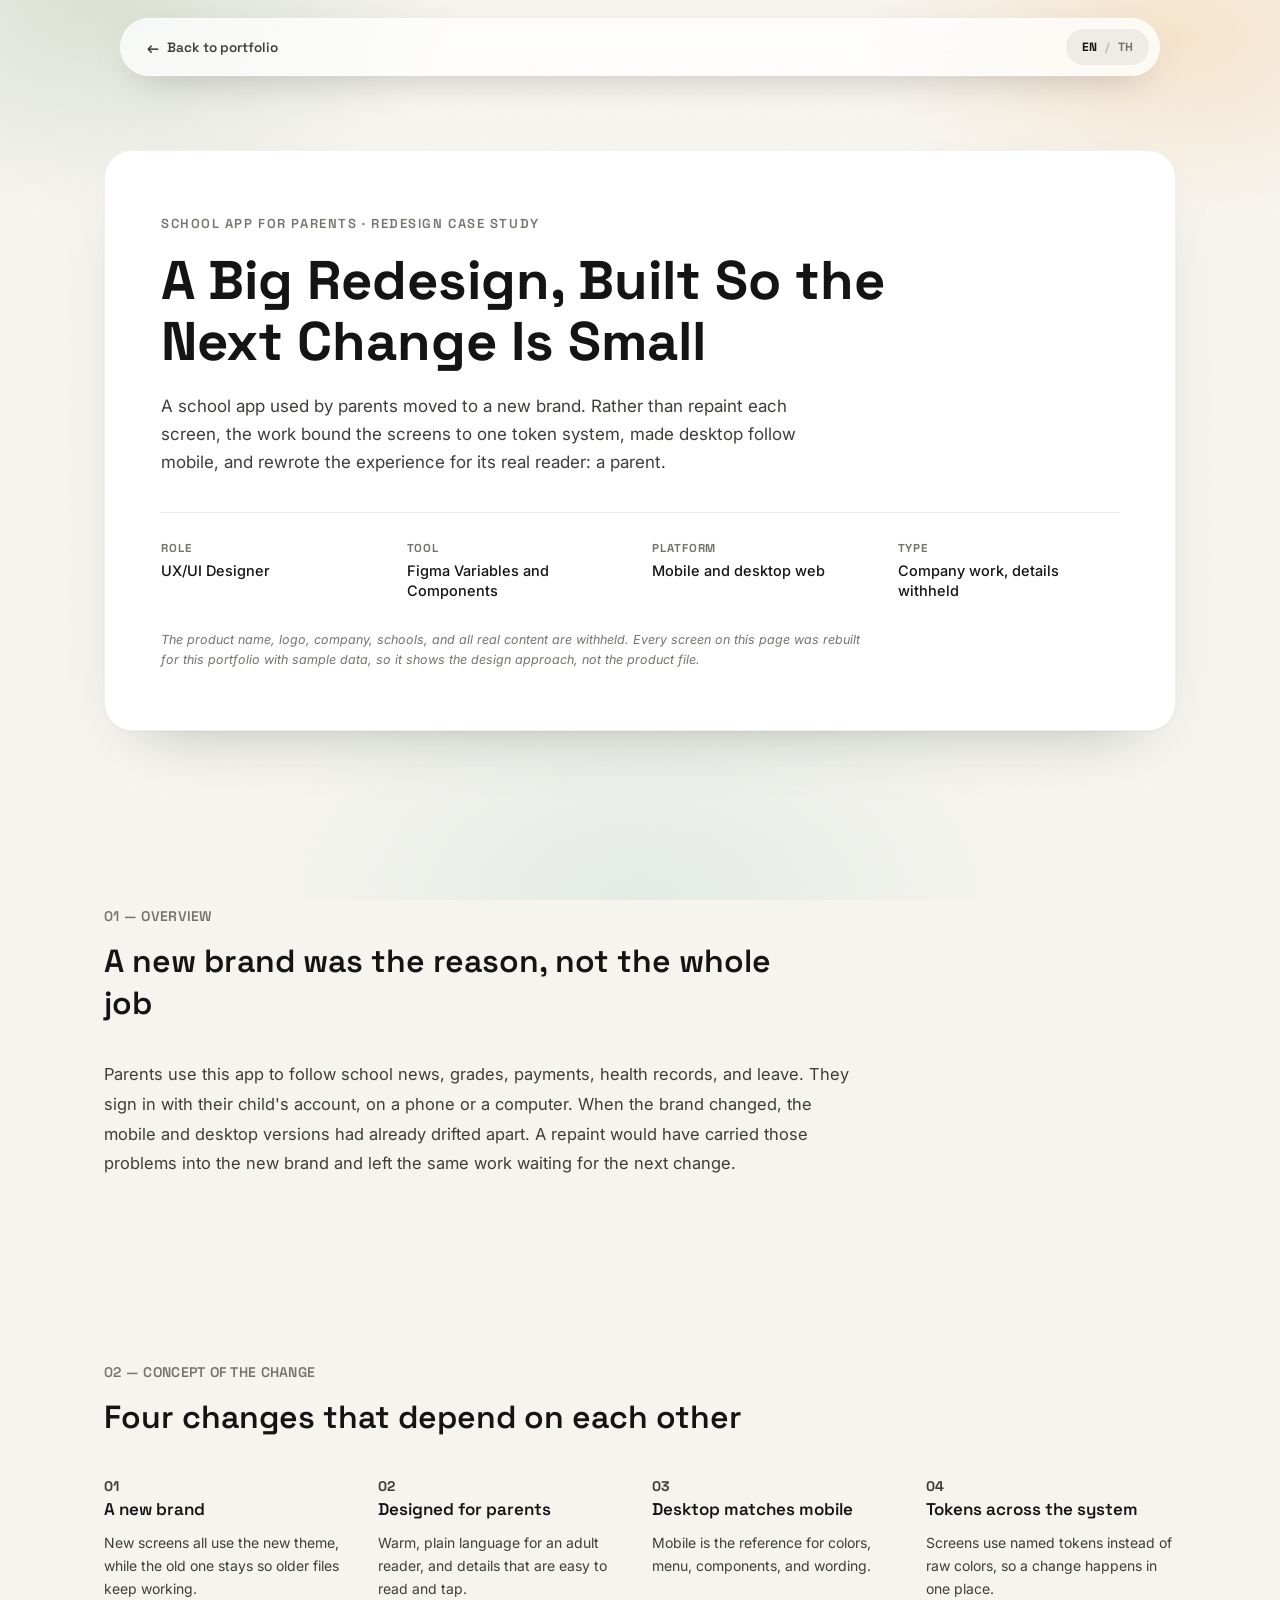
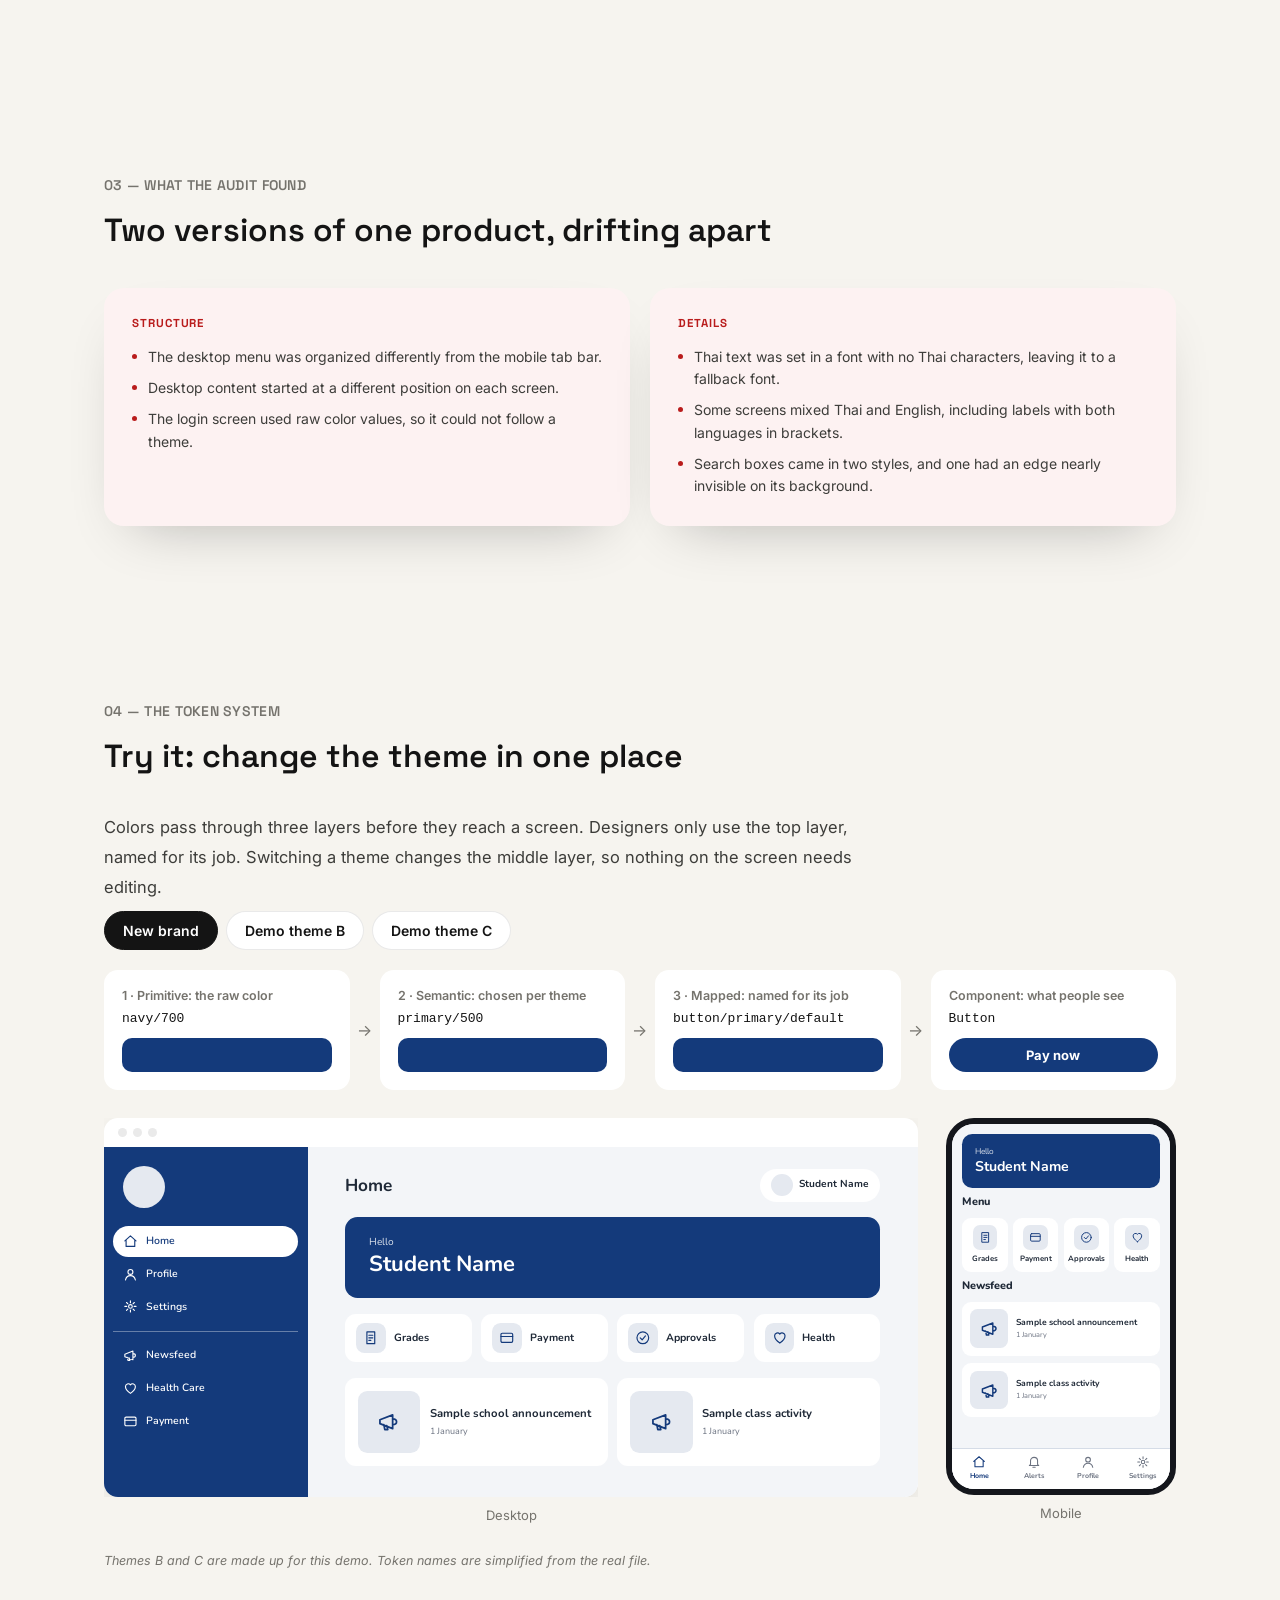
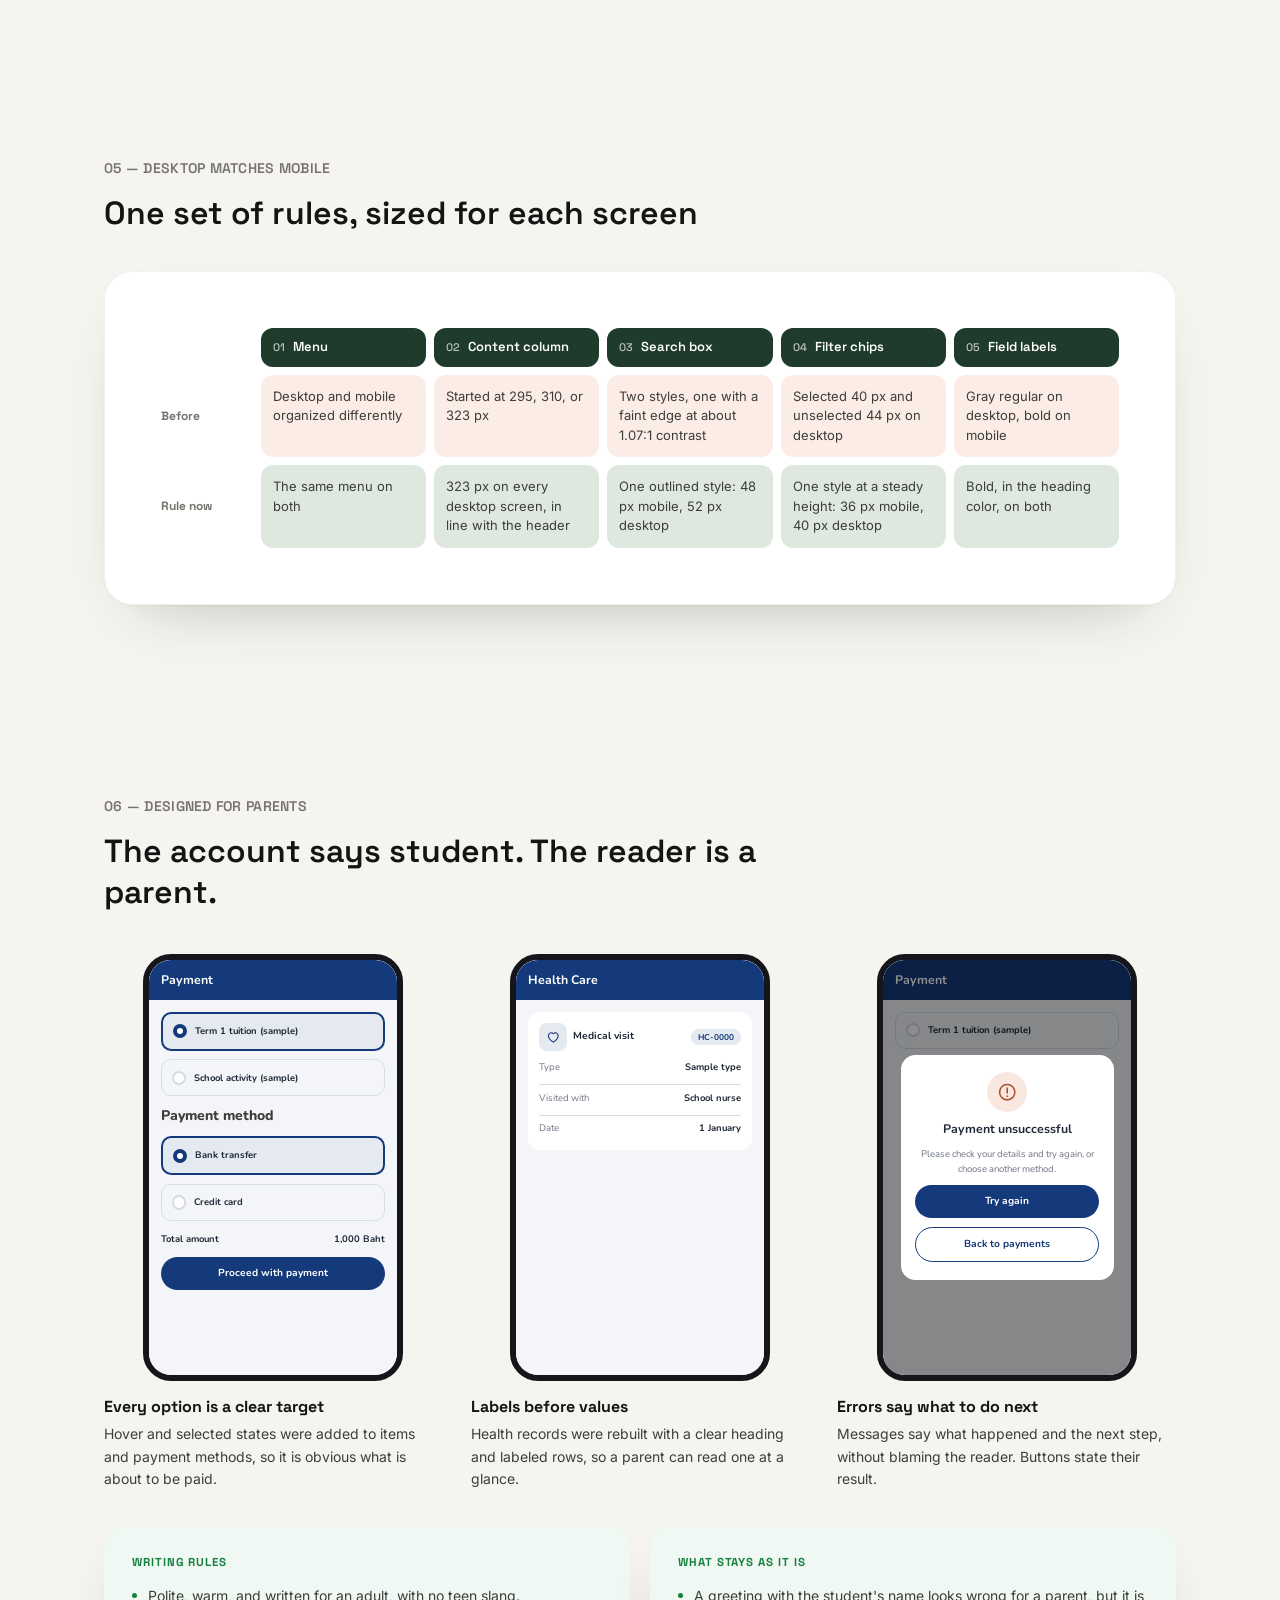
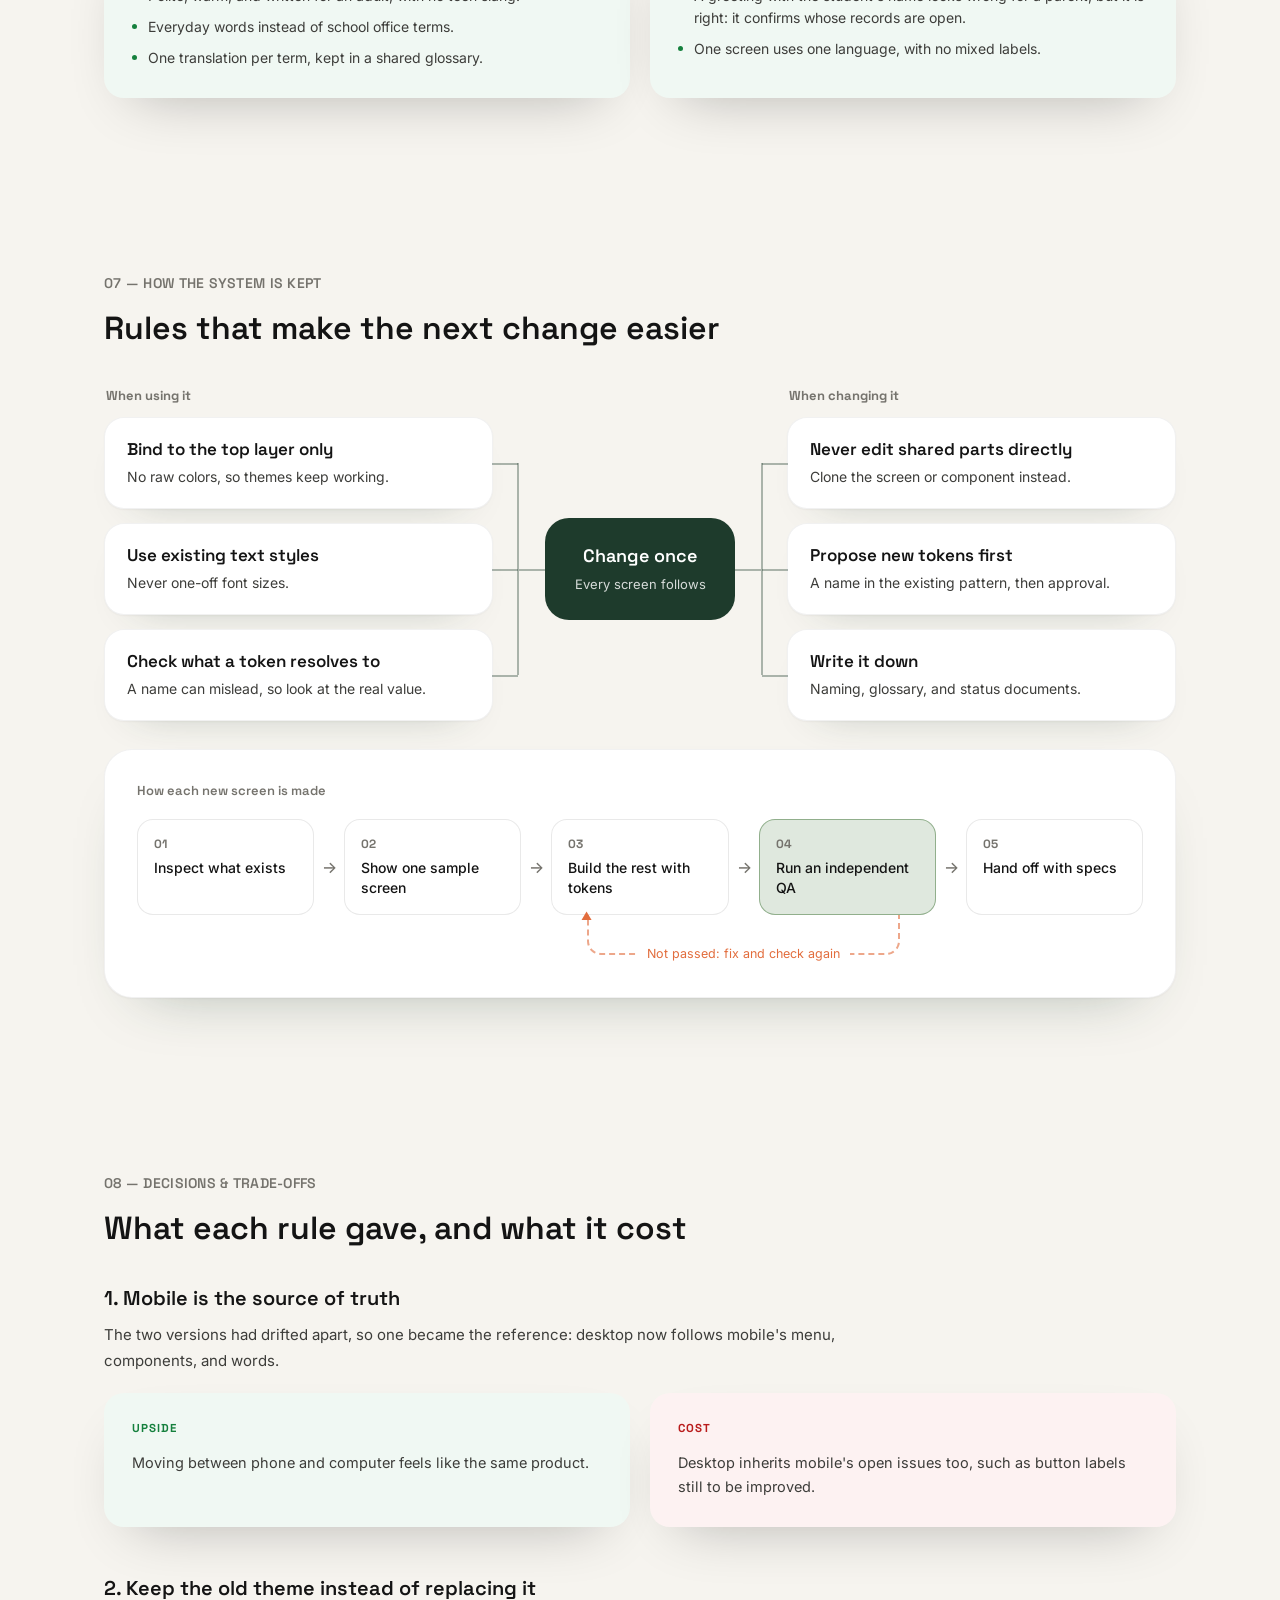
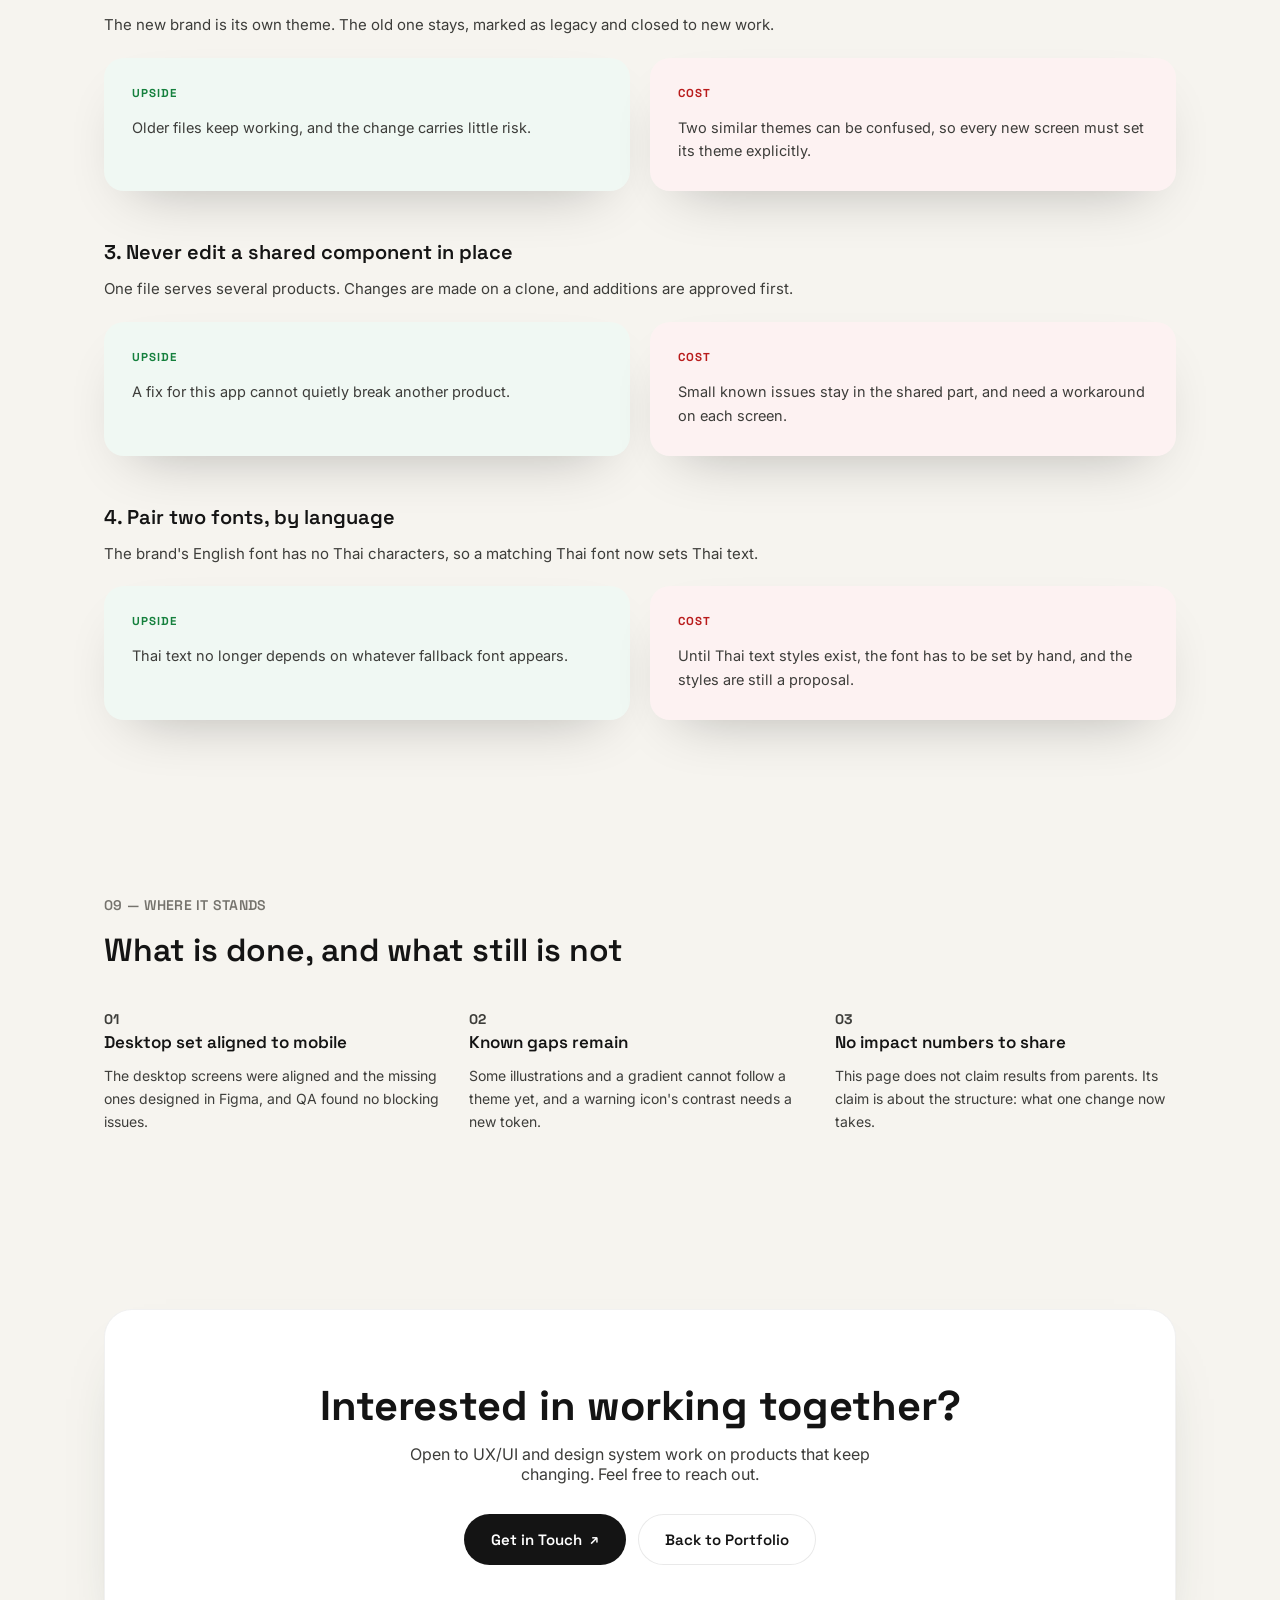
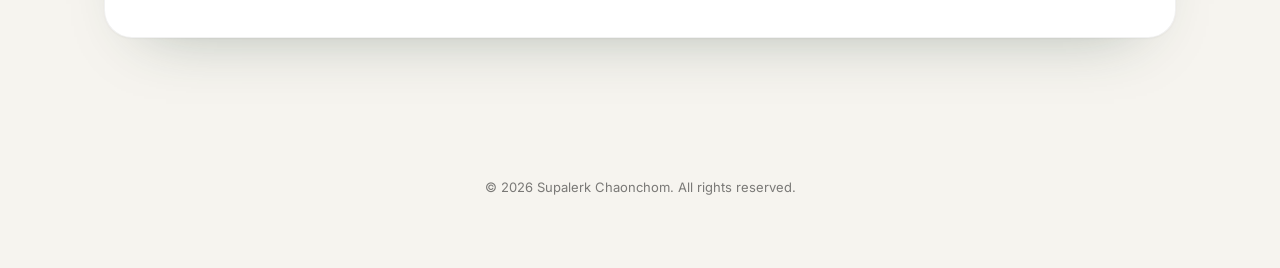
<file: jeeno-portfolio/work/school-parent-app.html>
<!DOCTYPE html>
<html lang="en" data-lang="en">
<head>
<meta charset="UTF-8" />
<meta name="viewport" content="width=device-width, initial-scale=1.0" />
<title>School App for Parents — Case Study | Supalerk Chaonchom</title>
<meta name="description" content="A large redesign of a school app for parents: a new brand, one design across desktop and mobile, and a token system that makes the next change easier." />
<link rel="icon" href="data:image/svg+xml,%3Csvg xmlns='http://www.w3.org/2000/svg' viewBox='0 0 100 100'%3E%3Crect width='100' height='100' rx='24' fill='%23111111'/%3E%3Ctext x='50' y='68' font-size='60' font-family='Arial, sans-serif' font-weight='700' fill='white' text-anchor='middle'%3ES%3C/text%3E%3C/svg%3E" />
<link rel="preconnect" href="https://fonts.googleapis.com">
<link rel="preconnect" href="https://fonts.gstatic.com" crossorigin>
<link href="https://fonts.googleapis.com/css2?family=Space+Grotesk:wght@400;500;600;700&family=Inter:wght@400;500;600;700&family=Noto+Sans+Thai:wght@400;500;600;700&family=Nunito:wght@400;600;700;800&family=Anuphan:wght@400;500;600;700&display=swap" rel="stylesheet">
<link rel="stylesheet" href="../css/style.css?v=15" />
<link rel="stylesheet" href="../css/case-study.css?v=15" />
</head>
<body class="cs-body">

<div class="grain-layer" aria-hidden="true"></div>

<svg width="0" height="0" style="position:absolute;" aria-hidden="true">
  <symbol id="i-home" viewBox="0 0 24 24"><path d="M3 11l9-8 9 8M5 10v10h14V10" /></symbol>
  <symbol id="i-card" viewBox="0 0 24 24"><rect x="3" y="5" width="18" height="14" rx="2" /><path d="M3 10h18" /></symbol>
  <symbol id="i-grade" viewBox="0 0 24 24"><path d="M6 3h12v18H6zM9 8h6M9 12h6M9 16h3" /></symbol>
  <symbol id="i-check" viewBox="0 0 24 24"><circle cx="12" cy="12" r="9" /><path d="M8 12l3 3 5-6" /></symbol>
  <symbol id="i-news" viewBox="0 0 24 24"><path d="M3 10v4l13 5V5L3 10zM16 9c3 0 4 1.500 4 3s-1 3-4 3M7 15l1 5h3l-1-4" /></symbol>
  <symbol id="i-user" viewBox="0 0 24 24"><circle cx="12" cy="8" r="4" /><path d="M4 21c1-5 4-7 8-7s7 2 8 7" /></symbol>
  <symbol id="i-gear" viewBox="0 0 24 24"><circle cx="12" cy="12" r="3" /><path d="M12 3v3M12 18v3M3 12h3M18 12h3M5.600 5.600l2.100 2.100M16.300 16.300l2.100 2.100M5.600 18.400l2.100-2.100M16.300 7.700l2.100-2.100" /></symbol>
  <symbol id="i-heart" viewBox="0 0 24 24"><path d="M12 20s-8-5-8-11a4.500 4.500 0 018-2.800A4.500 4.500 0 0120 9c0 6-8 11-8 11z" /></symbol>
  <symbol id="i-alert" viewBox="0 0 24 24"><circle cx="12" cy="12" r="9" /><path d="M12 7v6M12 16.500v.5" /></symbol>
  <symbol id="i-bell" viewBox="0 0 24 24"><path d="M6 16V10a6 6 0 0112 0v6l2 2H4l2-2zM10 21h4" /></symbol>
</svg>

<nav class="cs-nav">
  <div class="cs-nav-inner">
    <a href="../index.html#work" class="cs-back">
      <span class="arrow-left">&#8592;</span>
      <span data-en="Back to portfolio" data-th="กลับหน้าพอร์ตโฟลิโอ">Back to portfolio</span>
    </a>
    <button class="lang-toggle" id="langToggle" aria-label="Toggle language">
      <span class="lang-opt active" data-lang-btn="en">EN</span>
      <span class="lang-sep">/</span>
      <span class="lang-opt" data-lang-btn="th">TH</span>
    </button>
  </div>
</nav>

<main>

  <!-- HERO -->
  <section class="section cs-hero">
    <div class="card cs-hero-card reveal">
      <p class="cs-eyebrow" data-en="School App for Parents · Redesign Case Study" data-th="ระบบโรงเรียนสำหรับผู้ปกครอง · เคสสตัดี้การรีดีไซน์">School App for Parents · Redesign Case Study</p>

      <h1 class="cs-title" data-en="A Big Redesign, Built So the Next Change Is Small" data-th="รีดีไซน์ครั้งใหญ่ ที่วางระบบให้การแก้ครั้งต่อไปเป็นเรื่องเล็ก">A Big Redesign, Built So the Next Change Is Small</h1>

      <p class="cs-tagline" data-en="A school app used by parents moved to a new brand. Rather than repaint each screen, the work bound the screens to one token system, made desktop follow mobile, and rewrote the experience for its real reader: a parent." data-th="แอปโรงเรียนที่ผู้ปกครองใช้งานเปลี่ยนมาใช้แบรนด์ใหม่ แทนที่จะทาสีทีละจอ งานนี้ผูกหน้าจอเข้ากับระบบ Token ชุดเดียว ปรับ Desktop ให้ตรงกับ Mobile และออกแบบใหม่เพื่อผู้อ่านตัวจริง คือผู้ปกครอง">A school app used by parents moved to a new brand. Rather than repaint each screen, the work bound the screens to one token system, made desktop follow mobile, and rewrote the experience for its real reader: a parent.</p>

      <div class="cs-meta-grid">
        <div class="cs-meta-item">
          <span class="cs-meta-label" data-en="Role" data-th="บทบาท">Role</span>
          <span class="cs-meta-value" data-en="UX/UI Designer" data-th="UX/UI Designer">UX/UI Designer</span>
        </div>
        <div class="cs-meta-item">
          <span class="cs-meta-label" data-en="Tool" data-th="เครื่องมือ">Tool</span>
          <span class="cs-meta-value" data-en="Figma Variables and Components" data-th="Figma Variables และ Components">Figma Variables and Components</span>
        </div>
        <div class="cs-meta-item">
          <span class="cs-meta-label" data-en="Platform" data-th="แพลตฟอร์ม">Platform</span>
          <span class="cs-meta-value" data-en="Mobile and desktop web" data-th="มือถือและเว็บบน Desktop">Mobile and desktop web</span>
        </div>
        <div class="cs-meta-item">
          <span class="cs-meta-label" data-en="Type" data-th="ประเภทงาน">Type</span>
          <span class="cs-meta-value" data-en="Company work, details withheld" data-th="งานบริษัท ปิดข้อมูลจริง">Company work, details withheld</span>
        </div>
      </div>

      <p class="cs-note" data-en="The product name, logo, company, schools, and all real content are withheld. Every screen on this page was rebuilt for this portfolio with sample data, so it shows the design approach, not the product file." data-th="ชื่อผลิตภัณฑ์ โลโก้ บริษัท โรงเรียน และเนื้อหาจริงทั้งหมดถูกปิดไว้ หน้าจอในหน้านี้วาดขึ้นใหม่สำหรับพอร์ตโฟลิโอด้วยข้อมูลสมมติ จึงแสดงแนวทางการออกแบบ ไม่ใช่ไฟล์งานจริง">The product name, logo, company, schools, and all real content are withheld. Every screen on this page was rebuilt for this portfolio with sample data, so it shows the design approach, not the product file.</p>
    </div>
  </section>

  <!-- 01 OVERVIEW -->
  <section class="section reveal">
    <p class="cs-section-label" data-en="01 — Overview" data-th="01 — ภาพรวมโปรเจกต์">01 — Overview</p>
    <h2 class="cs-h2" data-en="A new brand was the reason, not the whole job" data-th="แบรนด์ใหม่เป็นจุดเริ่ม แต่ไม่ใช่งานทั้งหมด">A new brand was the reason, not the whole job</h2>
    <p class="cs-overview-text" data-en="Parents use this app to follow school news, grades, payments, health records, and leave. They sign in with their child's account, on a phone or a computer. When the brand changed, the mobile and desktop versions had already drifted apart. A repaint would have carried those problems into the new brand and left the same work waiting for the next change." data-th="ผู้ปกครองใช้แอปนี้ติดตามข่าวโรงเรียน ผลการเรียน การชำระเงิน ข้อมูลสุขภาพ และการลา โดยเข้าใช้ด้วยบัญชีของนักเรียน ทั้งบนมือถือและคอมพิวเตอร์ ตอนที่เปลี่ยนแบรนด์ เวอร์ชันมือถือกับ Desktop ก็ห่างกันไปมากแล้ว ถ้าแค่เปลี่ยนสี ปัญหาเดิมจะตามมาอยู่ในแบรนด์ใหม่ และงานแบบเดิมก็จะรออยู่ในการเปลี่ยนครั้งถัดไป">Parents use this app to follow school news, grades, payments, health records, and leave. They sign in with their child's account, on a phone or a computer. When the brand changed, the mobile and desktop versions had already drifted apart. A repaint would have carried those problems into the new brand and left the same work waiting for the next change.</p>
  </section>

  <!-- 02 CONCEPT -->
  <section class="section reveal">
    <p class="cs-section-label" data-en="02 — Concept of the Change" data-th="02 — แนวคิดของการเปลี่ยนแปลง">02 — Concept of the Change</p>
    <h2 class="cs-h2" data-en="Four changes that depend on each other" data-th="สี่การเปลี่ยนแปลงที่ต้องไปด้วยกัน">Four changes that depend on each other</h2>
    <div class="cs-results is-four">
      <div class="cs-result">
        <p class="cs-result-num">01</p>
        <h4 data-en="A new brand" data-th="เปลี่ยนแบรนด์">A new brand</h4>
        <p data-en="New screens all use the new theme, while the old one stays so older files keep working." data-th="จอใหม่ทั้งหมดใช้ธีมใหม่ ส่วนธีมเก่ายังเก็บไว้เพื่อให้ไฟล์เดิมไม่พัง">New screens all use the new theme, while the old one stays so older files keep working.</p>
      </div>
      <div class="cs-result">
        <p class="cs-result-num">02</p>
        <h4 data-en="Designed for parents" data-th="ออกแบบเพื่อผู้ปกครอง">Designed for parents</h4>
        <p data-en="Warm, plain language for an adult reader, and details that are easy to read and tap." data-th="ภาษาเรียบง่ายและอบอุ่นสำหรับผู้ใหญ่ พร้อมรายละเอียดที่อ่านง่ายและกดง่าย">Warm, plain language for an adult reader, and details that are easy to read and tap.</p>
      </div>
      <div class="cs-result">
        <p class="cs-result-num">03</p>
        <h4 data-en="Desktop matches mobile" data-th="Desktop ตรงกับ Mobile">Desktop matches mobile</h4>
        <p data-en="Mobile is the reference for colors, menu, components, and wording." data-th="ยึด Mobile เป็นหลัก ทั้งสี เมนู component และถ้อยคำ">Mobile is the reference for colors, menu, components, and wording.</p>
      </div>
      <div class="cs-result">
        <p class="cs-result-num">04</p>
        <h4 data-en="Tokens across the system" data-th="ผูก Token ทั้งระบบ">Tokens across the system</h4>
        <p data-en="Screens use named tokens instead of raw colors, so a change happens in one place." data-th="หน้าจอใช้ Token ที่ตั้งชื่อแล้วแทนค่าสีดิบ การเปลี่ยนจึงทำที่จุดเดียว">Screens use named tokens instead of raw colors, so a change happens in one place.</p>
      </div>
    </div>
  </section>

  <!-- 03 AUDIT -->
  <section class="section reveal">
    <p class="cs-section-label" data-en="03 — What the Audit Found" data-th="03 — สิ่งที่พบจากการตรวจจอเดิม">03 — What the Audit Found</p>
    <h2 class="cs-h2" data-en="Two versions of one product, drifting apart" data-th="ผลิตภัณฑ์เดียว แต่สองเวอร์ชันค่อย ๆ ห่างกัน">Two versions of one product, drifting apart</h2>
    <div class="cs-empathy-row is-two">
      <div class="cs-empathy-card is-pain">
        <p class="cs-empathy-label" data-en="Structure" data-th="โครงสร้าง">Structure</p>
        <ul>
          <li data-en="The desktop menu was organized differently from the mobile tab bar." data-th="เมนู Desktop จัดกลุ่มคนละแบบกับแถบเมนูบนมือถือ">The desktop menu was organized differently from the mobile tab bar.</li>
          <li data-en="Desktop content started at a different position on each screen." data-th="เนื้อหาบน Desktop เริ่มคนละตำแหน่งในแต่ละจอ">Desktop content started at a different position on each screen.</li>
          <li data-en="The login screen used raw color values, so it could not follow a theme." data-th="หน้าเข้าสู่ระบบใช้ค่าสีดิบ จึงเปลี่ยนตามธีมไม่ได้">The login screen used raw color values, so it could not follow a theme.</li>
        </ul>
      </div>
      <div class="cs-empathy-card is-pain">
        <p class="cs-empathy-label" data-en="Details" data-th="รายละเอียด">Details</p>
        <ul>
          <li data-en="Thai text was set in a font with no Thai characters, leaving it to a fallback font." data-th="ข้อความไทยตั้งฟอนต์ที่ไม่มีตัวอักษรไทย จึงไปใช้ฟอนต์สำรองแทน">Thai text was set in a font with no Thai characters, leaving it to a fallback font.</li>
          <li data-en="Some screens mixed Thai and English, including labels with both languages in brackets." data-th="บางจอใช้ไทยปนอังกฤษ รวมถึงชื่อช่องที่มีสองภาษาในวงเล็บ">Some screens mixed Thai and English, including labels with both languages in brackets.</li>
          <li data-en="Search boxes came in two styles, and one had an edge nearly invisible on its background." data-th="ช่องค้นหามีสองแบบ และแบบหนึ่งแทบมองไม่เห็นขอบบนพื้นหลัง">Search boxes came in two styles, and one had an edge nearly invisible on its background.</li>
        </ul>
      </div>
    </div>
  </section>

  <!-- 04 TOKENS -->
  <section class="section reveal">
    <p class="cs-section-label" data-en="04 — The Token System" data-th="04 — ระบบ Token">04 — The Token System</p>
    <h2 class="cs-h2" data-en="Try it: change the theme in one place" data-th="ลองดู: เปลี่ยนธีมจากจุดเดียว">Try it: change the theme in one place</h2>
    <p class="cs-overview-text" data-en="Colors pass through three layers before they reach a screen. Designers only use the top layer, named for its job. Switching a theme changes the middle layer, so nothing on the screen needs editing." data-th="สีต้องผ่าน 3 ชั้นก่อนถึงหน้าจอ นักออกแบบใช้เฉพาะชั้นบนสุดซึ่งตั้งชื่อตามหน้าที่ ส่วนการสลับธีมจะเปลี่ยนที่ชั้นกลาง จึงไม่ต้องแก้อะไรบนหน้าจอเลย">Colors pass through three layers before they reach a screen. Designers only use the top layer, named for its job. Switching a theme changes the middle layer, so nothing on the screen needs editing.</p>

    <div class="ms-stage" id="msThemeStage" data-theme="a">
      <div class="ms-switch" role="group" aria-label="Theme">
        <button type="button" data-ms-theme="a" data-prim="navy/700" aria-pressed="true"><span data-en="New brand" data-th="แบรนด์ใหม่">New brand</span></button>
        <button type="button" data-ms-theme="b" data-prim="teal/700" aria-pressed="false"><span data-en="Demo theme B" data-th="ธีมตัวอย่าง B">Demo theme B</span></button>
        <button type="button" data-ms-theme="c" data-prim="clay/700" aria-pressed="false"><span data-en="Demo theme C" data-th="ธีมตัวอย่าง C">Demo theme C</span></button>
      </div>

      <div class="ms-chain">
        <div class="ms-link">
          <p data-en="1 · Primitive: the raw color" data-th="1 · Primitive: ค่าสีดิบ">1 · Primitive: the raw color</p>
          <code id="msPrim">navy/700</code>
          <span class="ms-chip"></span>
        </div>
        <div class="ms-link">
          <p data-en="2 · Semantic: chosen per theme" data-th="2 · Semantic: เลือกตามธีม">2 · Semantic: chosen per theme</p>
          <code>primary/500</code>
          <span class="ms-chip"></span>
        </div>
        <div class="ms-link">
          <p data-en="3 · Mapped: named for its job" data-th="3 · Mapped: ตั้งชื่อตามหน้าที่">3 · Mapped: named for its job</p>
          <code>button/primary/default</code>
          <span class="ms-chip"></span>
        </div>
        <div class="ms-link">
          <p data-en="Component: what people see" data-th="Component: สิ่งที่ผู้ใช้เห็น">Component: what people see</p>
          <code>Button</code>
          <span class="ms-chip is-btn" data-en="Pay now" data-th="ชำระเงิน">Pay now</span>
        </div>
      </div>

      <div class="ms-pair">
        <figure>
          <div class="ms-scroll">
            <div class="ms-browser">
              <div class="ms-browser-bar" aria-hidden="true"><i></i><i></i><i></i></div>
              <div class="ms-frame">
                <div class="ms ms-d" role="img" aria-label="Desktop home screen rebuilt with sample data: a menu on the left, a greeting banner, four menu tiles, and news cards">
                  <div class="ms-side">
                    <span class="ms-mark"></span>
                    <span class="on"><svg><use href="#i-home" /></svg><em data-en="Home" data-th="หน้าหลัก">Home</em></span>
                    <span><svg><use href="#i-user" /></svg><em data-en="Profile" data-th="โปรไฟล์">Profile</em></span>
                    <span><svg><use href="#i-gear" /></svg><em data-en="Settings" data-th="ตั้งค่า">Settings</em></span>
                    <hr />
                    <span><svg><use href="#i-news" /></svg><em data-en="Newsfeed" data-th="ฟีดข่าว">Newsfeed</em></span>
                    <span><svg><use href="#i-heart" /></svg><em data-en="Health Care" data-th="ข้อมูลสุขภาพ">Health Care</em></span>
                    <span><svg><use href="#i-card" /></svg><em data-en="Payment" data-th="ชำระเงิน">Payment</em></span>
                  </div>
                  <div class="ms-main">
                    <div class="ms-head">
                      <strong data-en="Home" data-th="หน้าหลัก">Home</strong>
                      <div class="ms-who"><i></i><span data-en="Student Name" data-th="ชื่อนักเรียน">Student Name</span></div>
                    </div>
                    <div class="ms-hello">
                      <div><small data-en="Hello" data-th="สวัสดี">Hello</small><b data-en="Student Name" data-th="ชื่อนักเรียน">Student Name</b></div>
                    </div>
                    <div class="ms-menu">
                      <div class="ms-tile"><i><svg><use href="#i-grade" /></svg></i><span data-en="Grades" data-th="ผลการเรียน">Grades</span></div>
                      <div class="ms-tile"><i><svg><use href="#i-card" /></svg></i><span data-en="Payment" data-th="ชำระเงิน">Payment</span></div>
                      <div class="ms-tile"><i><svg><use href="#i-check" /></svg></i><span data-en="Approvals" data-th="การอนุมัติ">Approvals</span></div>
                      <div class="ms-tile"><i><svg><use href="#i-heart" /></svg></i><span data-en="Health" data-th="สุขภาพ">Health</span></div>
                    </div>
                    <div class="ms-cols">
                      <div class="ms-news"><i><svg><use href="#i-news" /></svg></i><div><b data-en="Sample school announcement" data-th="ตัวอย่างประกาศจากโรงเรียน">Sample school announcement</b><span data-en="1 January" data-th="1 มกราคม">1 January</span></div></div>
                      <div class="ms-news"><i><svg><use href="#i-news" /></svg></i><div><b data-en="Sample class activity" data-th="ตัวอย่างกิจกรรมของห้องเรียน">Sample class activity</b><span data-en="1 January" data-th="1 มกราคม">1 January</span></div></div>
                    </div>
                  </div>
                </div>
              </div>
            </div>
          </div>
          <figcaption data-en="Desktop" data-th="Desktop">Desktop</figcaption>
        </figure>
        <figure>
          <div class="cs-phone ms-frame">
            <div class="ms ms-m" role="img" aria-label="The same home screen on mobile: a greeting banner, menu tiles, news cards, and a tab bar">
              <div class="ms-body">
                <div class="ms-hello">
                  <div><small data-en="Hello" data-th="สวัสดี">Hello</small><b data-en="Student Name" data-th="ชื่อนักเรียน">Student Name</b></div>
                </div>
                <p class="ms-sec" data-en="Menu" data-th="เมนู">Menu</p>
                <div class="ms-menu">
                  <div class="ms-tile"><i><svg><use href="#i-grade" /></svg></i><span data-en="Grades" data-th="ผลการเรียน">Grades</span></div>
                  <div class="ms-tile"><i><svg><use href="#i-card" /></svg></i><span data-en="Payment" data-th="ชำระเงิน">Payment</span></div>
                  <div class="ms-tile"><i><svg><use href="#i-check" /></svg></i><span data-en="Approvals" data-th="การอนุมัติ">Approvals</span></div>
                  <div class="ms-tile"><i><svg><use href="#i-heart" /></svg></i><span data-en="Health" data-th="สุขภาพ">Health</span></div>
                </div>
                <p class="ms-sec" data-en="Newsfeed" data-th="ฟีดข่าว">Newsfeed</p>
                <div class="ms-news"><i><svg><use href="#i-news" /></svg></i><div><b data-en="Sample school announcement" data-th="ตัวอย่างประกาศจากโรงเรียน">Sample school announcement</b><span data-en="1 January" data-th="1 มกราคม">1 January</span></div></div>
                <div class="ms-news"><i><svg><use href="#i-news" /></svg></i><div><b data-en="Sample class activity" data-th="ตัวอย่างกิจกรรมของห้องเรียน">Sample class activity</b><span data-en="1 January" data-th="1 มกราคม">1 January</span></div></div>
              </div>
              <div class="ms-tabs">
                <span class="on"><svg><use href="#i-home" /></svg><em data-en="Home" data-th="หน้าหลัก">Home</em></span>
                <span><svg><use href="#i-bell" /></svg><em data-en="Alerts" data-th="แจ้งเตือน">Alerts</em></span>
                <span><svg><use href="#i-user" /></svg><em data-en="Profile" data-th="โปรไฟล์">Profile</em></span>
                <span><svg><use href="#i-gear" /></svg><em data-en="Settings" data-th="ตั้งค่า">Settings</em></span>
              </div>
            </div>
          </div>
          <figcaption data-en="Mobile" data-th="Mobile">Mobile</figcaption>
        </figure>
      </div>
    </div>
    <p class="cs-note" data-en="Themes B and C are made up for this demo. Token names are simplified from the real file." data-th="ธีม B และ C สร้างขึ้นเพื่อการสาธิตนี้เท่านั้น ชื่อ Token ปรับให้เรียบง่ายกว่าในไฟล์จริง">Themes B and C are made up for this demo. Token names are simplified from the real file.</p>
  </section>

  <!-- 05 DESKTOP MATCHES MOBILE -->
  <section class="section reveal">
    <p class="cs-section-label" data-en="05 — Desktop Matches Mobile" data-th="05 — Desktop ตรงกับ Mobile">05 — Desktop Matches Mobile</p>
    <h2 class="cs-h2" data-en="One set of rules, sized for each screen" data-th="กติกาชุดเดียว ปรับขนาดตามจอ">One set of rules, sized for each screen</h2>
    <div class="card jm-card">
      <div class="jm-scroll">
      <div class="jm" style="--n:5;">
        <div class="jm-corner"></div>
        <div class="jm-stage"><b>01</b><span data-en="Menu" data-th="เมนู">Menu</span></div>
        <div class="jm-stage"><b>02</b><span data-en="Content column" data-th="คอลัมน์เนื้อหา">Content column</span></div>
        <div class="jm-stage"><b>03</b><span data-en="Search box" data-th="ช่องค้นหา">Search box</span></div>
        <div class="jm-stage"><b>04</b><span data-en="Filter chips" data-th="ตัวเลือกกรอง">Filter chips</span></div>
        <div class="jm-stage"><b>05</b><span data-en="Field labels" data-th="ชื่อช่องกรอก">Field labels</span></div>
        <p class="jm-row-label" data-en="Before" data-th="ก่อน">Before</p>
        <div class="jm-cell is-pain"><span data-en="Desktop and mobile organized differently" data-th="Desktop กับ Mobile จัดกลุ่มคนละแบบ">Desktop and mobile organized differently</span></div>
        <div class="jm-cell is-pain"><span data-en="Started at 295, 310, or 323 px" data-th="เริ่มที่ 295, 310 หรือ 323 px">Started at 295, 310, or 323 px</span></div>
        <div class="jm-cell is-pain"><span data-en="Two styles, one with a faint edge at about 1.07:1 contrast" data-th="มีสองแบบ และแบบหนึ่งขอบจางมาก contrast ราว 1.07:1">Two styles, one with a faint edge at about 1.07:1 contrast</span></div>
        <div class="jm-cell is-pain"><span data-en="Selected 40 px and unselected 44 px on desktop" data-th="บน Desktop ตัวที่เลือกสูง 40 px ตัวไม่เลือกสูง 44 px">Selected 40 px and unselected 44 px on desktop</span></div>
        <div class="jm-cell is-pain"><span data-en="Gray regular on desktop, bold on mobile" data-th="Desktop ตัวปกติสีเทา แต่ Mobile ตัวหนา">Gray regular on desktop, bold on mobile</span></div>
        <p class="jm-row-label" data-en="Rule now" data-th="กติกาตอนนี้">Rule now</p>
        <div class="jm-cell is-gain"><span data-en="The same menu on both" data-th="เมนูชุดเดียวกันทั้งสองแพลตฟอร์ม">The same menu on both</span></div>
        <div class="jm-cell is-gain"><span data-en="323 px on every desktop screen, in line with the header" data-th="เริ่มที่ 323 px ทุกจอ และตรงกับแถบหัว">323 px on every desktop screen, in line with the header</span></div>
        <div class="jm-cell is-gain"><span data-en="One outlined style: 48 px mobile, 52 px desktop" data-th="แบบเดียวที่มีเส้นขอบ มือถือ 48 px Desktop 52 px">One outlined style: 48 px mobile, 52 px desktop</span></div>
        <div class="jm-cell is-gain"><span data-en="One style at a steady height: 36 px mobile, 40 px desktop" data-th="แบบเดียว ความสูงคงที่ มือถือ 36 px Desktop 40 px">One style at a steady height: 36 px mobile, 40 px desktop</span></div>
        <div class="jm-cell is-gain"><span data-en="Bold, in the heading color, on both" data-th="ตัวหนา สีเดียวกับหัวข้อ ทั้งสองแพลตฟอร์ม">Bold, in the heading color, on both</span></div>
      </div>
      </div>
    </div>
  </section>

  <!-- 06 DESIGNED FOR PARENTS -->
  <section class="section reveal">
    <p class="cs-section-label" data-en="06 — Designed for Parents" data-th="06 — ออกแบบเพื่อผู้ปกครอง">06 — Designed for Parents</p>
    <h2 class="cs-h2" data-en="The account says student. The reader is a parent." data-th="บัญชีเป็นของนักเรียน แต่คนอ่านคือผู้ปกครอง">The account says student. The reader is a parent.</h2>
    <div class="phone-row ms-stage" data-theme="a">
      <figure>
        <div class="cs-phone ms-frame">
          <div class="ms ms-m" role="img" aria-label="Payment screen with two options: the selected one has a stronger border and tint, with a clear total">
            <div class="ms-top"><strong data-en="Payment" data-th="ชำระเงิน">Payment</strong></div>
            <div class="ms-body">
              <div class="ms-opt is-on"><span class="ms-radio"></span><b data-en="Term 1 tuition (sample)" data-th="ค่าเล่าเรียนภาคเรียนที่ 1 (ตัวอย่าง)">Term 1 tuition (sample)</b></div>
              <div class="ms-opt"><span class="ms-radio"></span><b data-en="School activity (sample)" data-th="ค่ากิจกรรมโรงเรียน (ตัวอย่าง)">School activity (sample)</b></div>
              <p class="ms-sec" data-en="Payment method" data-th="วิธีชำระเงิน">Payment method</p>
              <div class="ms-opt is-on"><span class="ms-radio"></span><b data-en="Bank transfer" data-th="โอนผ่านธนาคาร">Bank transfer</b></div>
              <div class="ms-opt"><span class="ms-radio"></span><b data-en="Credit card" data-th="บัตรเครดิต">Credit card</b></div>
              <div class="ms-row"><strong data-en="Total amount" data-th="ยอดรวม">Total amount</strong><strong data-en="1,000 Baht" data-th="1,000 บาท">1,000 Baht</strong></div>
              <div class="ms-btn" data-en="Proceed with payment" data-th="ดำเนินการชำระเงิน">Proceed with payment</div>
            </div>
          </div>
        </div>
        <h4 data-en="Every option is a clear target" data-th="ทุกตัวเลือกกดได้ชัดเจน">Every option is a clear target</h4>
        <p data-en="Hover and selected states were added to items and payment methods, so it is obvious what is about to be paid." data-th="เพิ่มสถานะ Hover และสถานะที่เลือกให้รายการและวิธีชำระเงิน เพื่อให้เห็นชัดว่ากำลังจะจ่ายอะไร">Hover and selected states were added to items and payment methods, so it is obvious what is about to be paid.</p>
      </figure>
      <figure>
        <div class="cs-phone ms-frame">
          <div class="ms ms-m" role="img" aria-label="Health record card with an icon, a title, a code badge, and labeled rows for type, nurse, and date">
            <div class="ms-top"><strong data-en="Health Care" data-th="ข้อมูลสุขภาพ">Health Care</strong></div>
            <div class="ms-body">
              <div class="ms-card">
                <div class="ms-cardhead"><i><svg><use href="#i-heart" /></svg></i><b data-en="Medical visit" data-th="บันทึกการรักษา">Medical visit</b><span class="ms-badge">HC-0000</span></div>
                <div class="ms-row"><span data-en="Type" data-th="ประเภท">Type</span><b data-en="Sample type" data-th="ตัวอย่างประเภท">Sample type</b></div>
                <div class="ms-row"><span data-en="Visited with" data-th="เข้าพบ">Visited with</span><b data-en="School nurse" data-th="พยาบาลโรงเรียน">School nurse</b></div>
                <div class="ms-row"><span data-en="Date" data-th="วันที่">Date</span><b data-en="1 January" data-th="1 มกราคม">1 January</b></div>
              </div>
            </div>
          </div>
        </div>
        <h4 data-en="Labels before values" data-th="มีชื่อกำกับก่อนค่า">Labels before values</h4>
        <p data-en="Health records were rebuilt with a clear heading and labeled rows, so a parent can read one at a glance." data-th="จัดบันทึกสุขภาพใหม่ให้มีหัวข้อชัดและมีชื่อกำกับทุกแถว ผู้ปกครองจึงอ่านเข้าใจได้ทันที">Health records were rebuilt with a clear heading and labeled rows, so a parent can read one at a glance.</p>
      </figure>
      <figure>
        <div class="cs-phone ms-frame">
          <div class="ms ms-m" role="img" aria-label="Dialog saying the payment was unsuccessful and what to do next, with buttons to try again or go back">
            <div class="ms-top"><strong data-en="Payment" data-th="ชำระเงิน">Payment</strong></div>
            <div class="ms-body">
              <div class="ms-opt"><span class="ms-radio"></span><b data-en="Term 1 tuition (sample)" data-th="ค่าเล่าเรียนภาคเรียนที่ 1 (ตัวอย่าง)">Term 1 tuition (sample)</b></div>
            </div>
            <div class="ms-scrim">
              <div class="ms-dialog">
                <i><svg><use href="#i-alert" /></svg></i>
                <b data-en="Payment unsuccessful" data-th="ชำระเงินไม่สำเร็จ">Payment unsuccessful</b>
                <p data-en="Please check your details and try again, or choose another method." data-th="กรุณาตรวจสอบข้อมูลแล้วลองอีกครั้ง หรือเลือกวิธีอื่น">Please check your details and try again, or choose another method.</p>
                <div class="ms-btn" data-en="Try again" data-th="ลองอีกครั้ง">Try again</div>
                <div class="ms-btn is-ghost" data-en="Back to payments" data-th="กลับไปหน้าชำระเงิน">Back to payments</div>
              </div>
            </div>
          </div>
        </div>
        <h4 data-en="Errors say what to do next" data-th="ข้อผิดพลาดบอกว่าต้องทำอะไรต่อ">Errors say what to do next</h4>
        <p data-en="Messages say what happened and the next step, without blaming the reader. Buttons state their result." data-th="ข้อความบอกว่าเกิดอะไรขึ้นและต้องทำอะไรต่อ โดยไม่ตำหนิผู้อ่าน ส่วนปุ่มบอกผลลัพธ์ของการกด">Messages say what happened and the next step, without blaming the reader. Buttons state their result.</p>
      </figure>
    </div>
    <div class="cs-empathy-row is-two" style="margin-top:36px;">
      <div class="cs-empathy-card is-gain">
        <p class="cs-empathy-label" data-en="Writing rules" data-th="กติกาการเขียน">Writing rules</p>
        <ul>
          <li data-en="Polite, warm, and written for an adult, with no teen slang." data-th="สุภาพ อบอุ่น เขียนให้ผู้ใหญ่อ่าน ไม่ใช้ภาษาวัยรุ่น">Polite, warm, and written for an adult, with no teen slang.</li>
          <li data-en="Everyday words instead of school office terms." data-th="ใช้คำทั่วไปแทนศัพท์งานทะเบียน">Everyday words instead of school office terms.</li>
          <li data-en="One translation per term, kept in a shared glossary." data-th="หนึ่งคำแปลต่อหนึ่งคำ และเก็บไว้ในอภิธานศัพท์กลาง">One translation per term, kept in a shared glossary.</li>
        </ul>
      </div>
      <div class="cs-empathy-card is-gain">
        <p class="cs-empathy-label" data-en="What stays as it is" data-th="สิ่งที่ตั้งใจคงไว้">What stays as it is</p>
        <ul>
          <li data-en="A greeting with the student's name looks wrong for a parent, but it is right: it confirms whose records are open." data-th="คำทักทายที่ใช้ชื่อนักเรียนดูเหมือนผิดสำหรับผู้ปกครอง แต่ถูกแล้ว เพราะยืนยันว่ากำลังเปิดข้อมูลของใคร">A greeting with the student's name looks wrong for a parent, but it is right: it confirms whose records are open.</li>
          <li data-en="One screen uses one language, with no mixed labels." data-th="หนึ่งจอใช้หนึ่งภาษา ไม่มีชื่อช่องปนกันสองภาษา">One screen uses one language, with no mixed labels.</li>
        </ul>
      </div>
    </div>
  </section>

  <!-- 07 KEEPING THE SYSTEM -->
  <section class="section reveal">
    <p class="cs-section-label" data-en="07 — How the System Is Kept" data-th="07 — วิธีดูแล Design System">07 — How the System Is Kept</p>
    <h2 class="cs-h2" data-en="Rules that make the next change easier" data-th="กติกาที่ทำให้การเปลี่ยนครั้งต่อไปง่ายขึ้น">Rules that make the next change easier</h2>
    <div class="map is-labeled">
      <div class="map-side">
        <p class="map-label" data-en="When using it" data-th="ตอนใช้งาน">When using it</p>
        <div class="map-node">
          <h3 data-en="Bind to the top layer only" data-th="ผูกกับชั้นบนสุดเท่านั้น">Bind to the top layer only</h3>
          <p data-en="No raw colors, so themes keep working." data-th="ไม่ใช้ค่าสีดิบ ธีมจึงยังเปลี่ยนได้">No raw colors, so themes keep working.</p>
        </div>
        <div class="map-node">
          <h3 data-en="Use existing text styles" data-th="ใช้ Text Style ที่มีอยู่">Use existing text styles</h3>
          <p data-en="Never one-off font sizes." data-th="ไม่ตั้งขนาดตัวอักษรเองเป็นจุด ๆ">Never one-off font sizes.</p>
        </div>
        <div class="map-node">
          <h3 data-en="Check what a token resolves to" data-th="เช็กค่าจริงของ Token ก่อนใช้">Check what a token resolves to</h3>
          <p data-en="A name can mislead, so look at the real value." data-th="ชื่ออาจทำให้เข้าใจผิด จึงต้องดูค่าจริง">A name can mislead, so look at the real value.</p>
        </div>
      </div>
      <div class="map-core">
        <strong data-en="Change once" data-th="แก้ครั้งเดียว">Change once</strong>
        <span data-en="Every screen follows" data-th="ทุกจอเปลี่ยนตาม">Every screen follows</span>
      </div>
      <div class="map-side is-right">
        <p class="map-label" data-en="When changing it" data-th="ตอนแก้ไข">When changing it</p>
        <div class="map-node">
          <h3 data-en="Never edit shared parts directly" data-th="ไม่แก้ของกลางโดยตรง">Never edit shared parts directly</h3>
          <p data-en="Clone the screen or component instead." data-th="Clone จอหรือ component ออกมาแทน">Clone the screen or component instead.</p>
        </div>
        <div class="map-node">
          <h3 data-en="Propose new tokens first" data-th="เสนอ Token ใหม่ก่อนเสมอ">Propose new tokens first</h3>
          <p data-en="A name in the existing pattern, then approval." data-th="ตั้งชื่อตามรูปแบบเดิม แล้วรออนุมัติ">A name in the existing pattern, then approval.</p>
        </div>
        <div class="map-node">
          <h3 data-en="Write it down" data-th="จดไว้ให้ทีมใช้ต่อ">Write it down</h3>
          <p data-en="Naming, glossary, and status documents." data-th="เอกสารการตั้งชื่อ อภิธานศัพท์ และสถานะงาน">Naming, glossary, and status documents.</p>
        </div>
      </div>
    </div>
    <div class="card ai-flow-card">
      <p class="ai-flow-title" data-en="How each new screen is made" data-th="ขั้นตอนการทำจอใหม่แต่ละจอ">How each new screen is made</p>
      <div class="flow">
        <div class="flow-step"><b>01</b><span data-en="Inspect what exists" data-th="ดูของเดิมก่อน">Inspect what exists</span></div>
        <div class="flow-step"><b>02</b><span data-en="Show one sample screen" data-th="ทำตัวอย่างหนึ่งจอให้ดู">Show one sample screen</span></div>
        <div class="flow-step"><b>03</b><span data-en="Build the rest with tokens" data-th="ทำจอที่เหลือด้วย Token">Build the rest with tokens</span></div>
        <div class="flow-step is-key"><b>04</b><span data-en="Run an independent QA" data-th="ตรวจ QA แยกอีกรอบ">Run an independent QA</span></div>
        <div class="flow-step is-end"><b>05</b><span data-en="Hand off with specs" data-th="ส่งมอบพร้อม Spec">Hand off with specs</span></div>
        <div class="flow-loop"><span data-en="Not passed: fix and check again" data-th="ไม่ผ่าน: แก้แล้วตรวจอีกครั้ง">Not passed: fix and check again</span></div>
      </div>
    </div>
  </section>

  <!-- 08 DECISIONS -->
  <section class="section reveal">
    <p class="cs-section-label" data-en="08 — Decisions &amp; Trade-offs" data-th="08 — การตัดสินใจและข้อแลกเปลี่ยน">08 — Decisions &amp; Trade-offs</p>
    <h2 class="cs-h2" data-en="What each rule gave, and what it cost" data-th="แต่ละกติกาได้อะไร และแลกกับอะไร">What each rule gave, and what it cost</h2>

    <div class="cs-decision">
      <h3 class="cs-decision-title" data-en="1. Mobile is the source of truth" data-th="1. ยึด Mobile เป็นหลัก">1. Mobile is the source of truth</h3>
      <p class="cs-decision-text" data-en="The two versions had drifted apart, so one became the reference: desktop now follows mobile's menu, components, and words." data-th="สองเวอร์ชันห่างกันไปแล้ว จึงเลือกเวอร์ชันเดียวเป็นหลัก โดยให้ Desktop ตามเมนู component และถ้อยคำของ Mobile">The two versions had drifted apart, so one became the reference: desktop now follows mobile's menu, components, and words.</p>
      <div class="cs-empathy-row is-two">
        <div class="cs-empathy-card is-gain">
          <p class="cs-empathy-label" data-en="Upside" data-th="ข้อดี">Upside</p>
          <p class="cs-decision-point" data-en="Moving between phone and computer feels like the same product." data-th="สลับระหว่างมือถือกับคอมพิวเตอร์แล้วยังรู้สึกเป็นผลิตภัณฑ์เดียวกัน">Moving between phone and computer feels like the same product.</p>
        </div>
        <div class="cs-empathy-card is-pain">
          <p class="cs-empathy-label" data-en="Cost" data-th="ข้อแลกเปลี่ยน">Cost</p>
          <p class="cs-decision-point" data-en="Desktop inherits mobile's open issues too, such as button labels still to be improved." data-th="Desktop รับปัญหาที่ Mobile ยังค้างอยู่มาด้วย เช่น ชื่อปุ่มที่ยังต้องปรับ">Desktop inherits mobile's open issues too, such as button labels still to be improved.</p>
        </div>
      </div>
    </div>

    <div class="cs-decision">
      <h3 class="cs-decision-title" data-en="2. Keep the old theme instead of replacing it" data-th="2. เก็บธีมเก่าไว้ แทนการเขียนทับ">2. Keep the old theme instead of replacing it</h3>
      <p class="cs-decision-text" data-en="The new brand is its own theme. The old one stays, marked as legacy and closed to new work." data-th="แบรนด์ใหม่เป็นธีมของตัวเอง ส่วนธีมเก่ายังอยู่ โดยระบุว่าเป็นของเก่าและห้ามใช้กับงานใหม่">The new brand is its own theme. The old one stays, marked as legacy and closed to new work.</p>
      <div class="cs-empathy-row is-two">
        <div class="cs-empathy-card is-gain">
          <p class="cs-empathy-label" data-en="Upside" data-th="ข้อดี">Upside</p>
          <p class="cs-decision-point" data-en="Older files keep working, and the change carries little risk." data-th="ไฟล์เดิมยังใช้งานได้ และการเปลี่ยนมีความเสี่ยงน้อย">Older files keep working, and the change carries little risk.</p>
        </div>
        <div class="cs-empathy-card is-pain">
          <p class="cs-empathy-label" data-en="Cost" data-th="ข้อแลกเปลี่ยน">Cost</p>
          <p class="cs-decision-point" data-en="Two similar themes can be confused, so every new screen must set its theme explicitly." data-th="ธีมที่คล้ายกันสองชุดอาจเลือกผิดได้ จอใหม่ทุกจอจึงต้องตั้งธีมให้ชัดเจน">Two similar themes can be confused, so every new screen must set its theme explicitly.</p>
        </div>
      </div>
    </div>

    <div class="cs-decision">
      <h3 class="cs-decision-title" data-en="3. Never edit a shared component in place" data-th="3. ไม่แก้ Component กลางโดยตรง">3. Never edit a shared component in place</h3>
      <p class="cs-decision-text" data-en="One file serves several products. Changes are made on a clone, and additions are approved first." data-th="ไฟล์เดียวรองรับหลายผลิตภัณฑ์ การแก้จึงทำบนตัวที่ Clone ออกมา ส่วนของใหม่ต้องอนุมัติก่อน">One file serves several products. Changes are made on a clone, and additions are approved first.</p>
      <div class="cs-empathy-row is-two">
        <div class="cs-empathy-card is-gain">
          <p class="cs-empathy-label" data-en="Upside" data-th="ข้อดี">Upside</p>
          <p class="cs-decision-point" data-en="A fix for this app cannot quietly break another product." data-th="การแก้ของแอปนี้จะไม่ไปกระทบผลิตภัณฑ์อื่นแบบไม่รู้ตัว">A fix for this app cannot quietly break another product.</p>
        </div>
        <div class="cs-empathy-card is-pain">
          <p class="cs-empathy-label" data-en="Cost" data-th="ข้อแลกเปลี่ยน">Cost</p>
          <p class="cs-decision-point" data-en="Small known issues stay in the shared part, and need a workaround on each screen." data-th="ปัญหาเล็ก ๆ ที่รู้อยู่แล้วยังค้างในของกลาง และต้องแก้เฉพาะหน้าที่ระดับจอ">Small known issues stay in the shared part, and need a workaround on each screen.</p>
        </div>
      </div>
    </div>

    <div class="cs-decision">
      <h3 class="cs-decision-title" data-en="4. Pair two fonts, by language" data-th="4. จับคู่ฟอนต์สองตัวตามภาษา">4. Pair two fonts, by language</h3>
      <p class="cs-decision-text" data-en="The brand's English font has no Thai characters, so a matching Thai font now sets Thai text." data-th="ฟอนต์อังกฤษของแบรนด์ไม่มีตัวอักษรไทย จึงเลือกฟอนต์ไทยที่เข้ากันมาใช้กับข้อความไทย">The brand's English font has no Thai characters, so a matching Thai font now sets Thai text.</p>
      <div class="cs-empathy-row is-two">
        <div class="cs-empathy-card is-gain">
          <p class="cs-empathy-label" data-en="Upside" data-th="ข้อดี">Upside</p>
          <p class="cs-decision-point" data-en="Thai text no longer depends on whatever fallback font appears." data-th="ข้อความไทยไม่ต้องขึ้นกับฟอนต์สำรองอีกต่อไป">Thai text no longer depends on whatever fallback font appears.</p>
        </div>
        <div class="cs-empathy-card is-pain">
          <p class="cs-empathy-label" data-en="Cost" data-th="ข้อแลกเปลี่ยน">Cost</p>
          <p class="cs-decision-point" data-en="Until Thai text styles exist, the font has to be set by hand, and the styles are still a proposal." data-th="จนกว่าจะมี Text Style ภาษาไทย ต้องตั้งฟอนต์เอง ซึ่ง Style ชุดนี้ยังเป็นข้อเสนออยู่">Until Thai text styles exist, the font has to be set by hand, and the styles are still a proposal.</p>
        </div>
      </div>
    </div>
  </section>

  <!-- 09 STATUS -->
  <section class="section reveal">
    <p class="cs-section-label" data-en="09 — Where It Stands" data-th="09 — สถานะของงาน">09 — Where It Stands</p>
    <h2 class="cs-h2" data-en="What is done, and what still is not" data-th="สิ่งที่เสร็จแล้ว และสิ่งที่ยังไม่เสร็จ">What is done, and what still is not</h2>
    <div class="cs-results">
      <div class="cs-result">
        <p class="cs-result-num">01</p>
        <h4 data-en="Desktop set aligned to mobile" data-th="ชุดจอ Desktop ตรงกับ Mobile แล้ว">Desktop set aligned to mobile</h4>
        <p data-en="The desktop screens were aligned and the missing ones designed in Figma, and QA found no blocking issues." data-th="ปรับจอ Desktop ให้ตรงกันและออกแบบจอที่ขาดใน Figma แล้ว และการตรวจ QA ไม่พบปัญหาระดับร้ายแรง">The desktop screens were aligned and the missing ones designed in Figma, and QA found no blocking issues.</p>
      </div>
      <div class="cs-result">
        <p class="cs-result-num">02</p>
        <h4 data-en="Known gaps remain" data-th="ยังมีจุดที่รู้ว่าค้างอยู่">Known gaps remain</h4>
        <p data-en="Some illustrations and a gradient cannot follow a theme yet, and a warning icon's contrast needs a new token." data-th="ภาพประกอบบางส่วนและสีไล่เฉดยังเปลี่ยนตามธีมไม่ได้ และ contrast ของไอคอนเตือนยังต้องการ Token ใหม่">Some illustrations and a gradient cannot follow a theme yet, and a warning icon's contrast needs a new token.</p>
      </div>
      <div class="cs-result">
        <p class="cs-result-num">03</p>
        <h4 data-en="No impact numbers to share" data-th="ไม่มีตัวเลขผลลัพธ์ที่เปิดเผยได้">No impact numbers to share</h4>
        <p data-en="This page does not claim results from parents. Its claim is about the structure: what one change now takes." data-th="หน้านี้ไม่ได้อ้างผลลัพธ์จากผู้ปกครอง แต่เล่าเรื่องโครงสร้าง ว่าการเปลี่ยนหนึ่งครั้งใช้งานน้อยลงอย่างไร">This page does not claim results from parents. Its claim is about the structure: what one change now takes.</p>
      </div>
    </div>
  </section>

  <!-- CLOSING CTA -->
  <section class="section reveal">
    <div class="card cs-cta-card">
      <h2 class="cs-cta-title" data-en="Interested in working together?" data-th="สนใจร่วมงาน หรืออยากคุยเรื่องดีไซน์?">Interested in working together?</h2>
      <p class="cs-cta-sub" data-en="Open to UX/UI and design system work on products that keep changing. Feel free to reach out." data-th="เปิดรับงาน UX/UI และ Design System สำหรับผลิตภัณฑ์ที่ต้องเปลี่ยนแปลงอยู่เสมอ ทักมาคุยกันได้เลย">Open to UX/UI and design system work on products that keep changing. Feel free to reach out.</p>
      <div class="cs-cta-actions">
        <a href="mailto:jeenosupalerk@gmail.com" class="btn btn-dark">
          <span data-en="Get in Touch" data-th="ติดต่อฉัน">Get in Touch</span>
          <span class="arrow">&#8599;</span>
        </a>
        <a href="../index.html#work" class="btn btn-outline">
          <span data-en="Back to Portfolio" data-th="กลับหน้าพอร์ตโฟลิโอ">Back to Portfolio</span>
        </a>
      </div>
    </div>
  </section>

</main>

<footer class="site-footer">
  <p>&copy; <span id="year"></span> Supalerk Chaonchom. <span data-en="All rights reserved." data-th="สงวนลิขสิทธิ์">All rights reserved.</span></p>
</footer>

<script src="../js/main.js?v=15"></script>
</body>
</html>
</file>
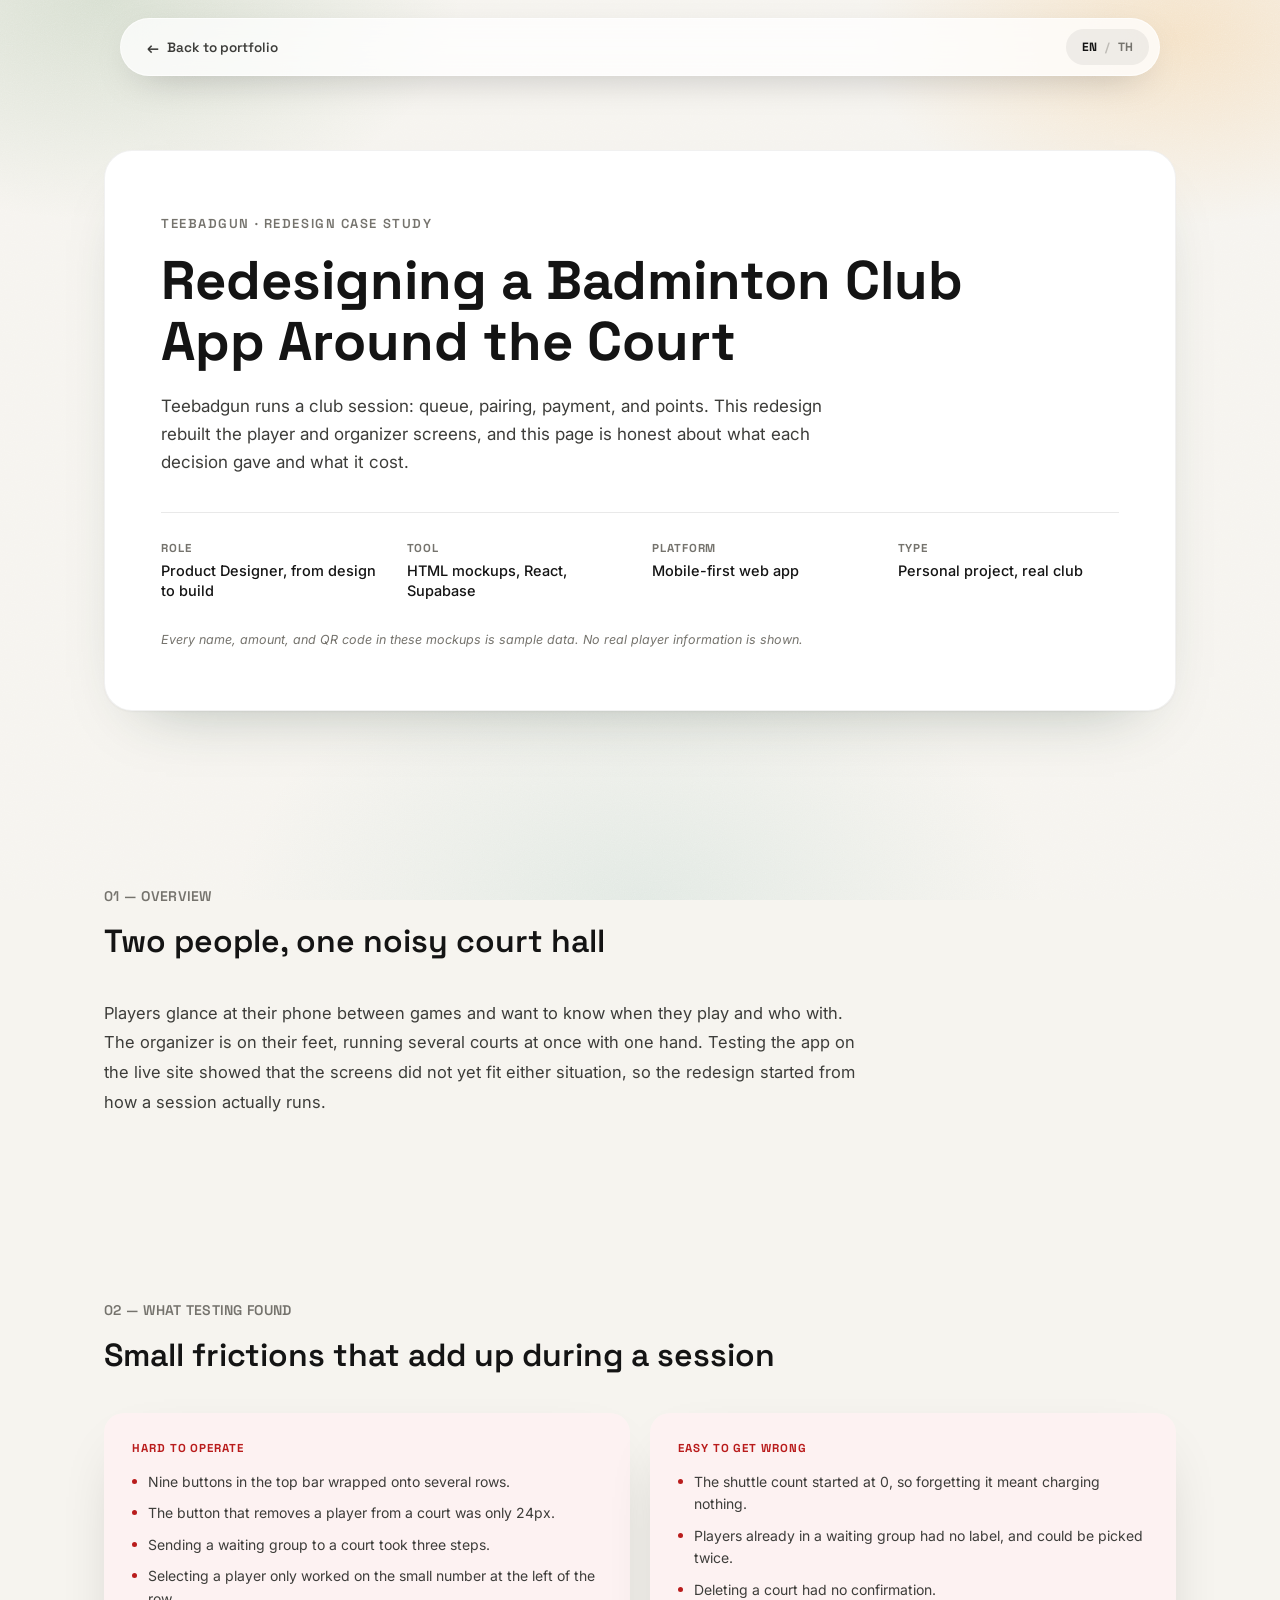
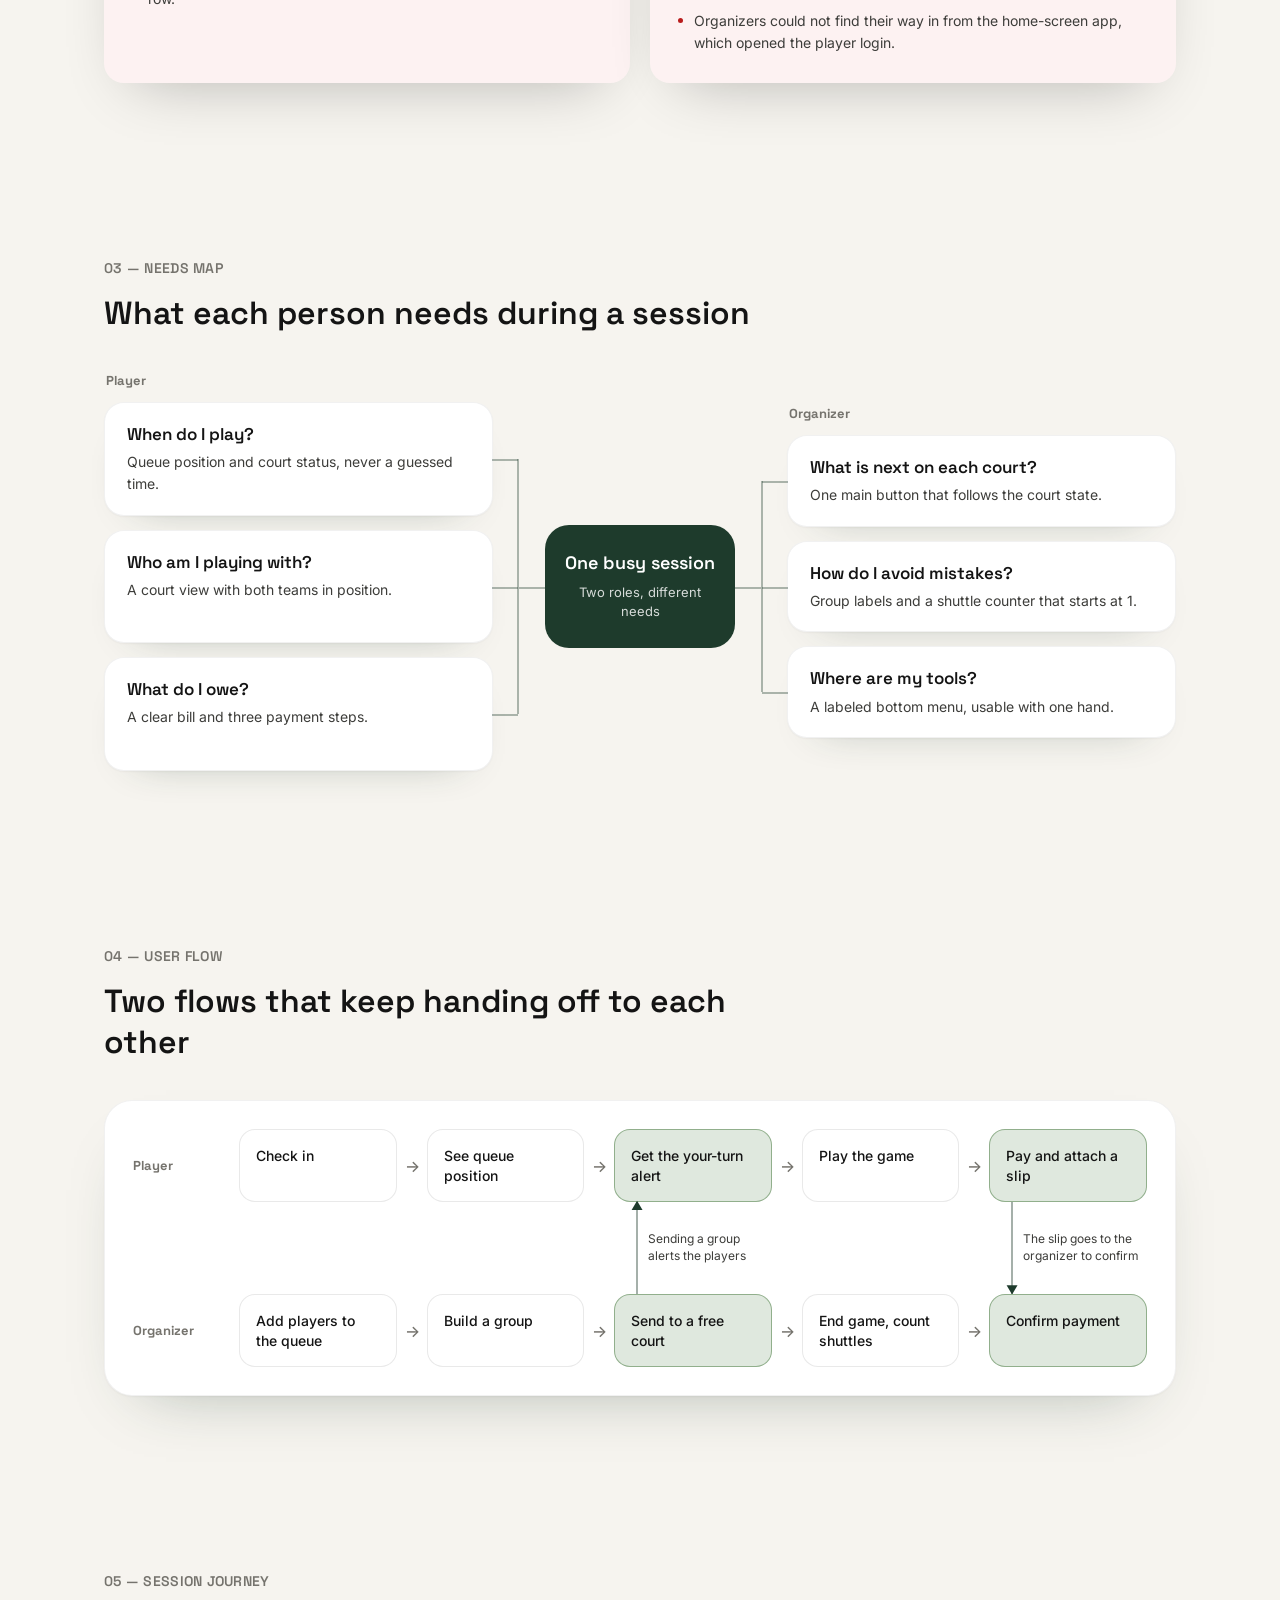
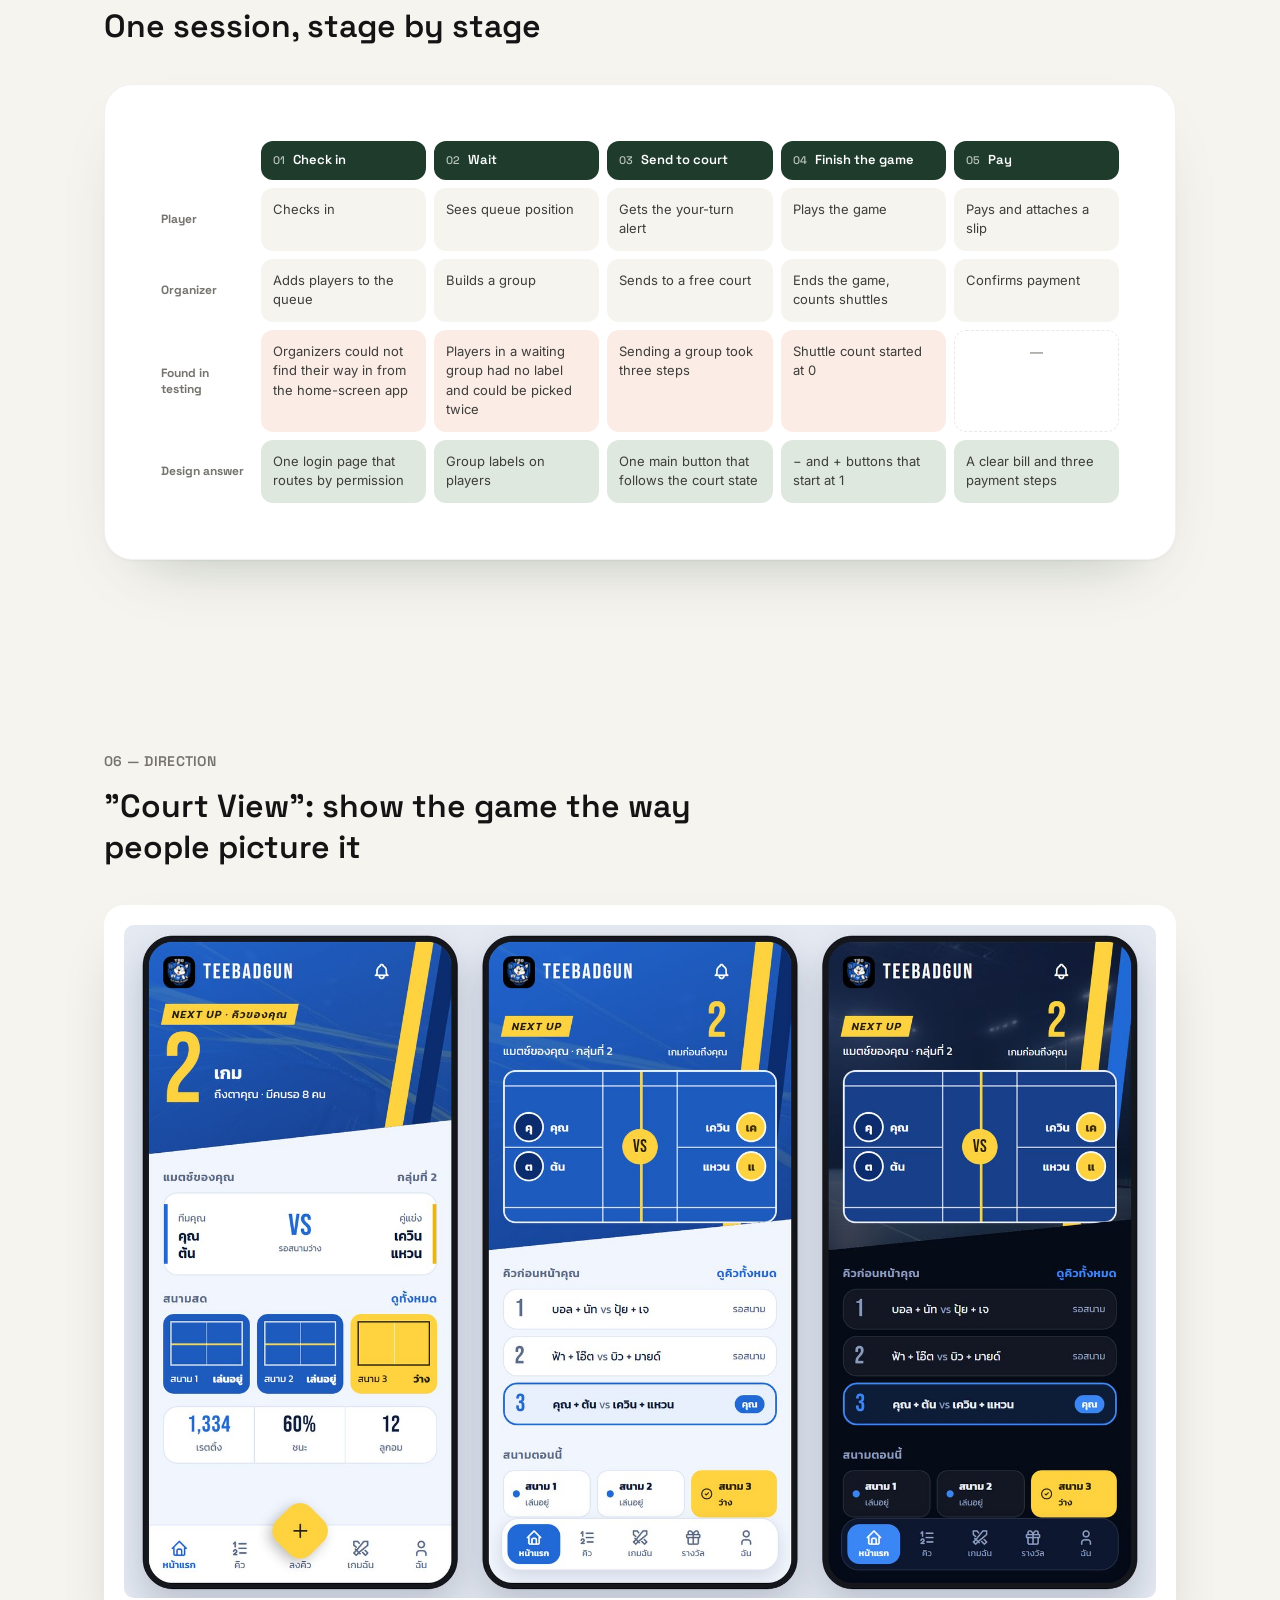
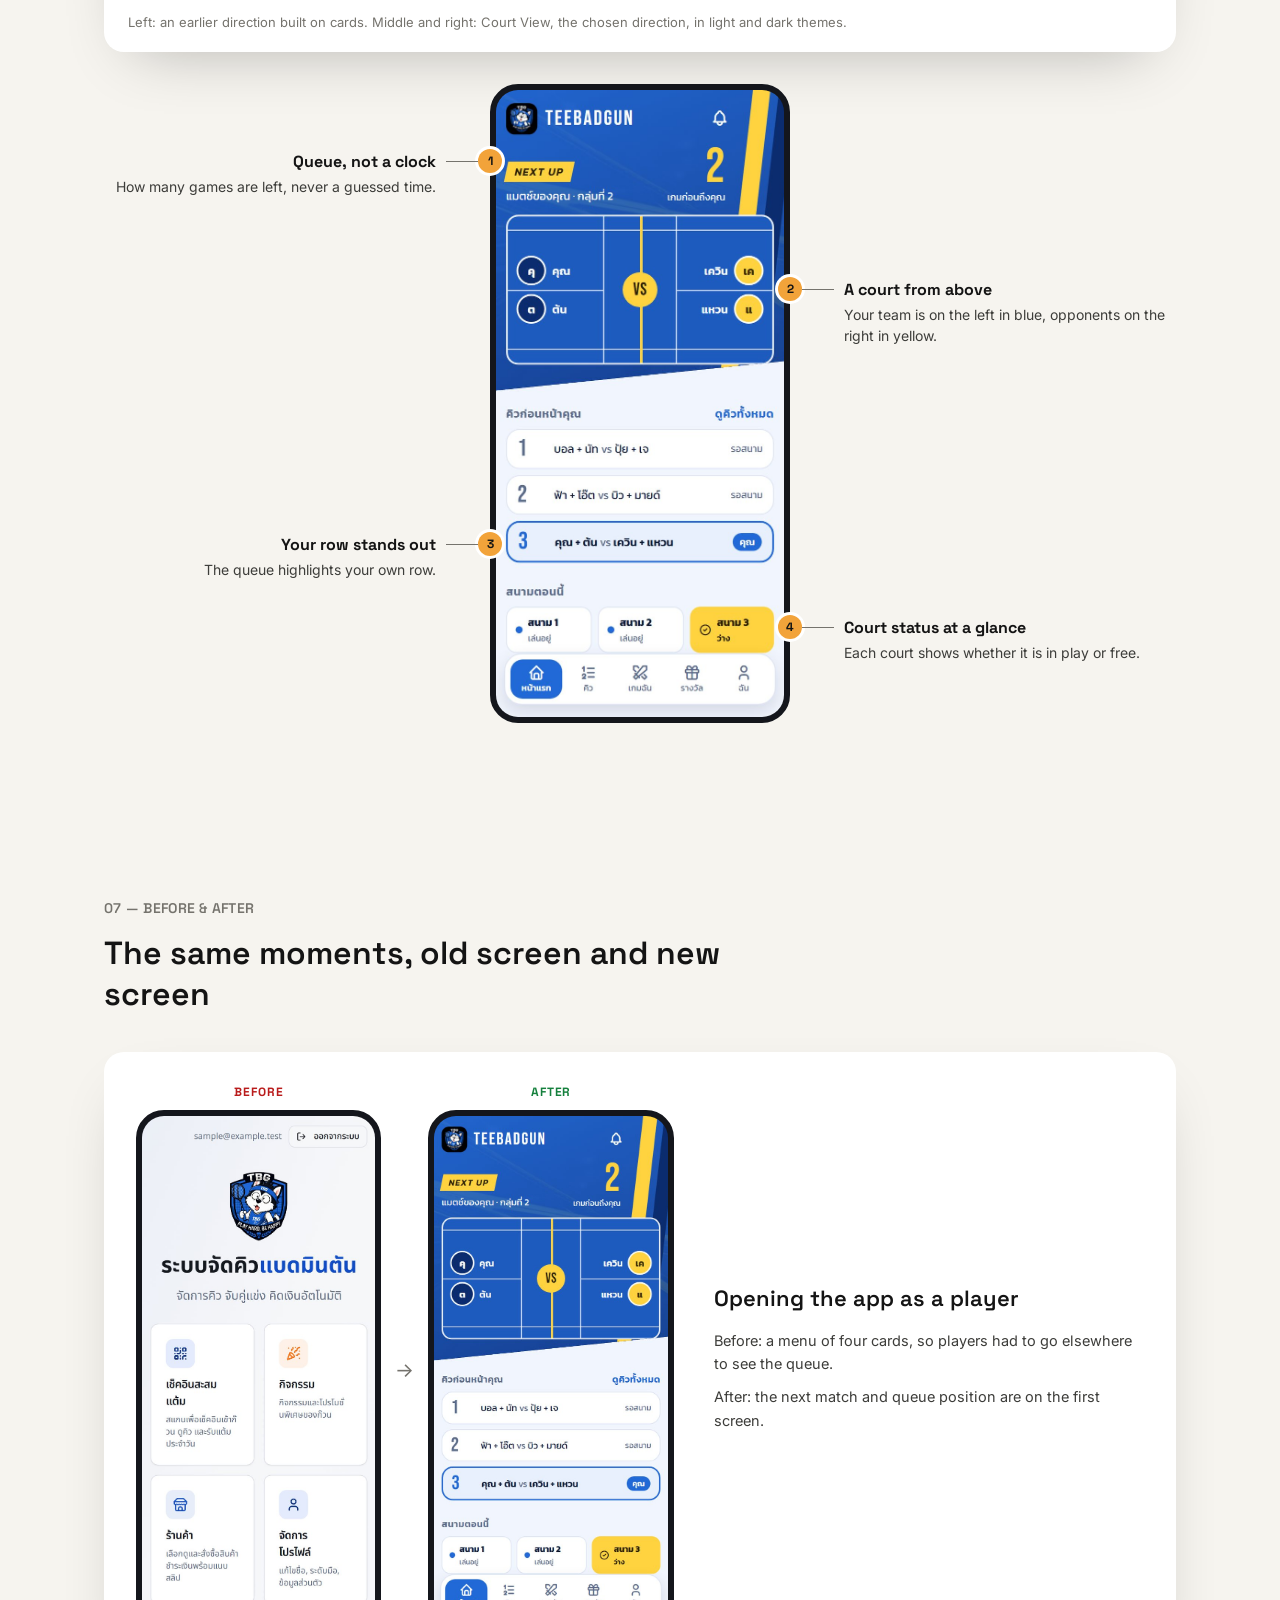
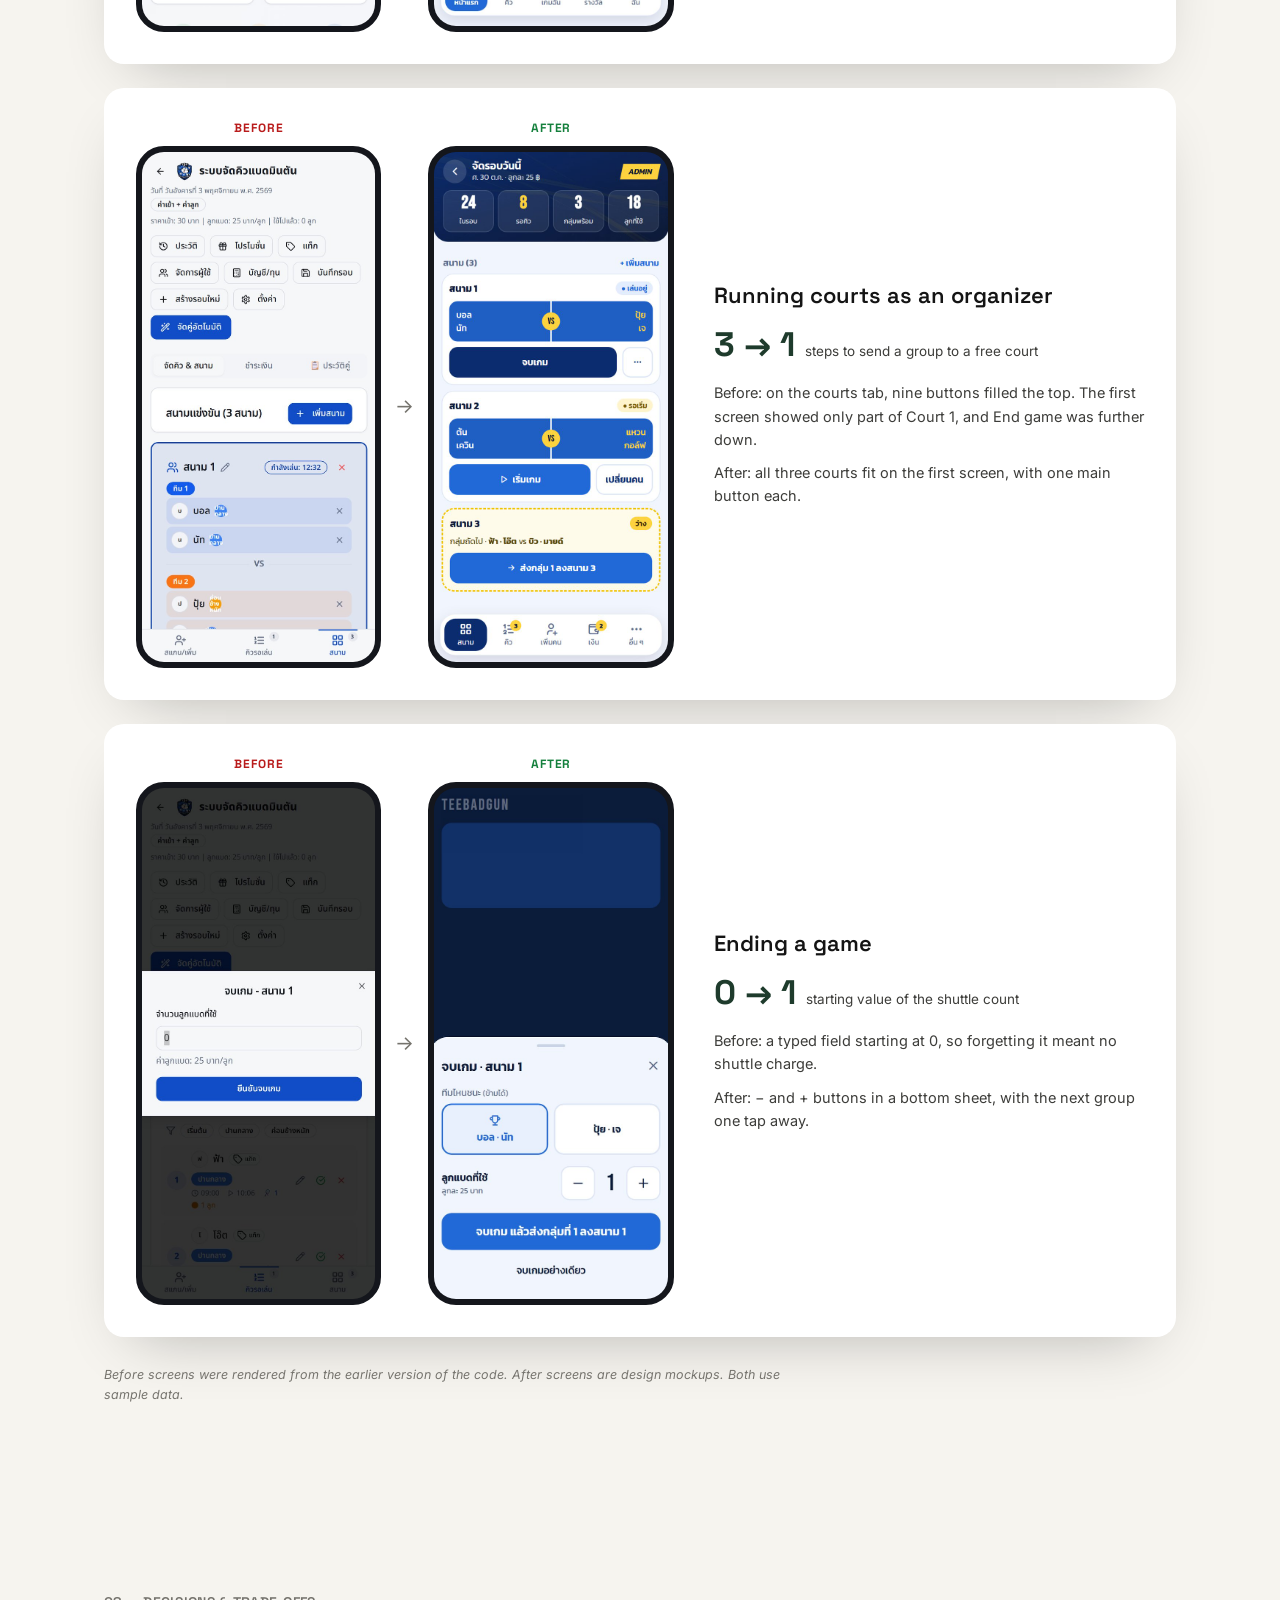
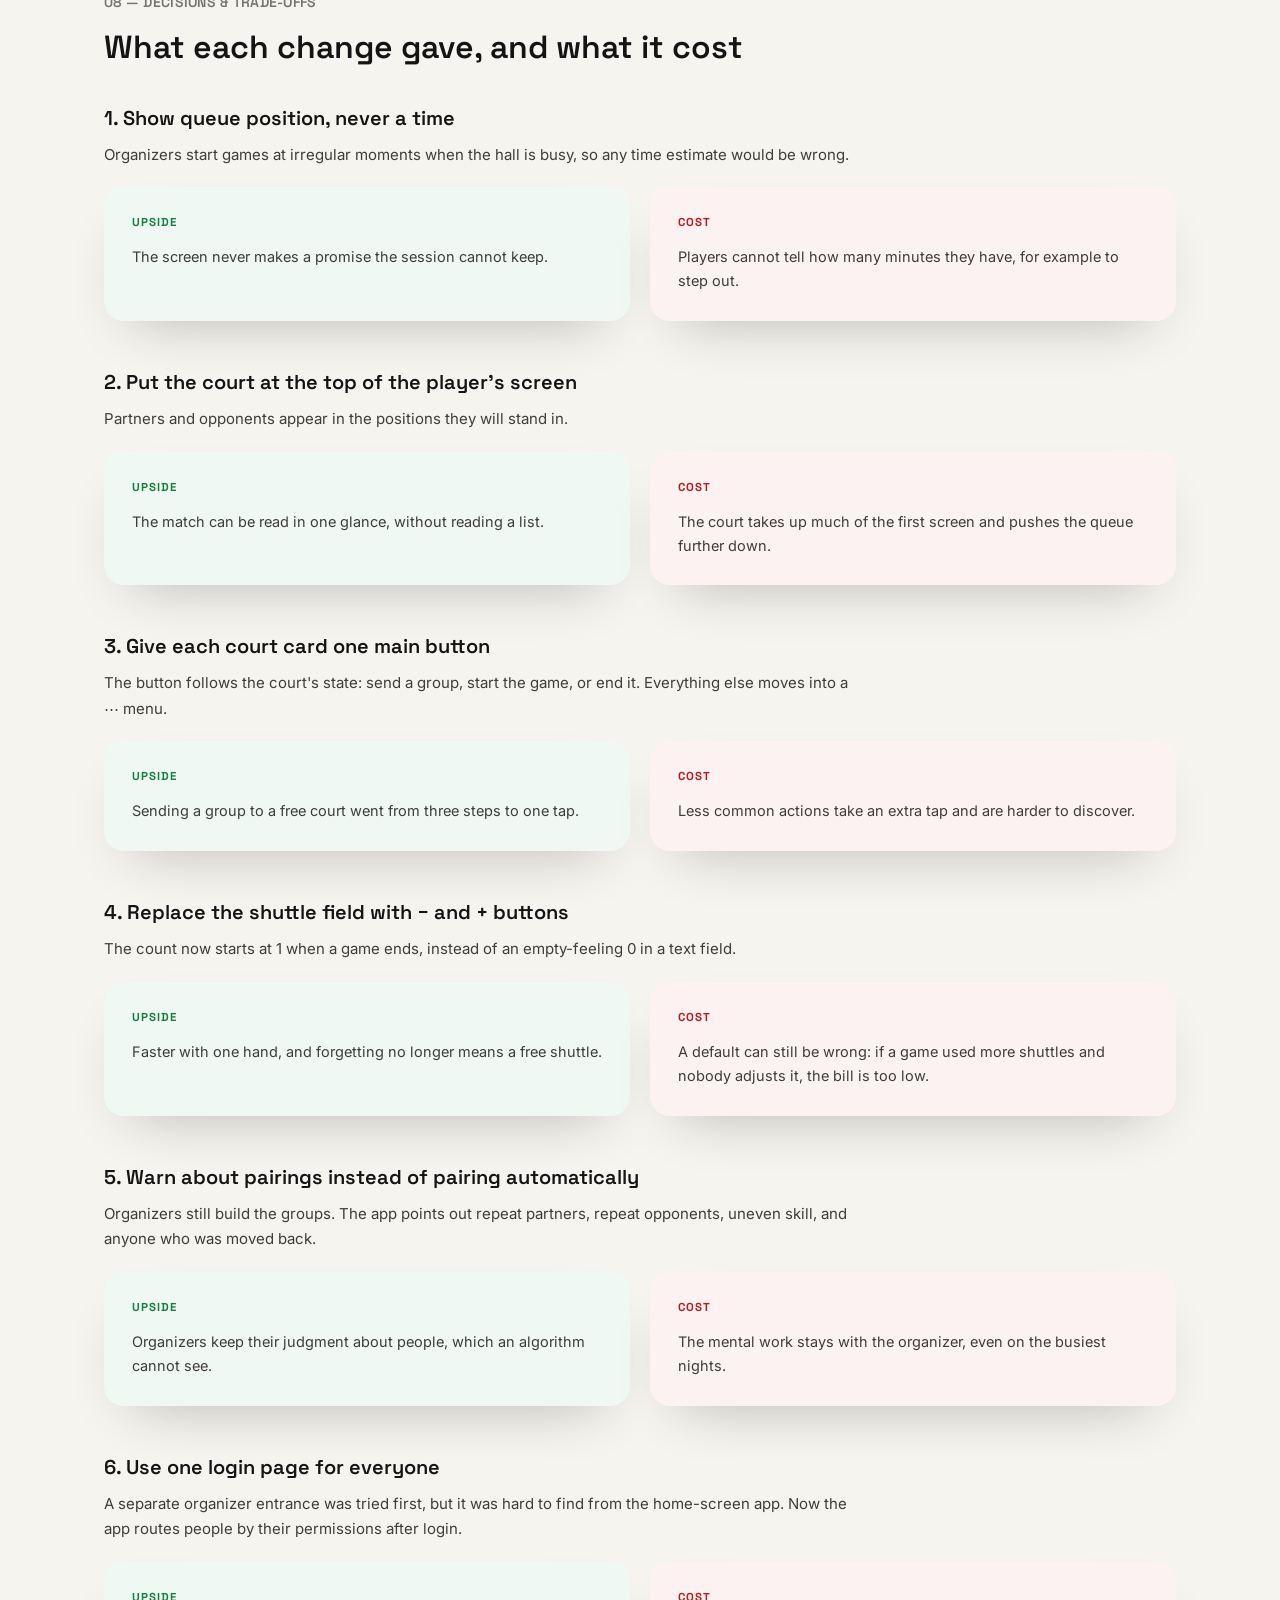
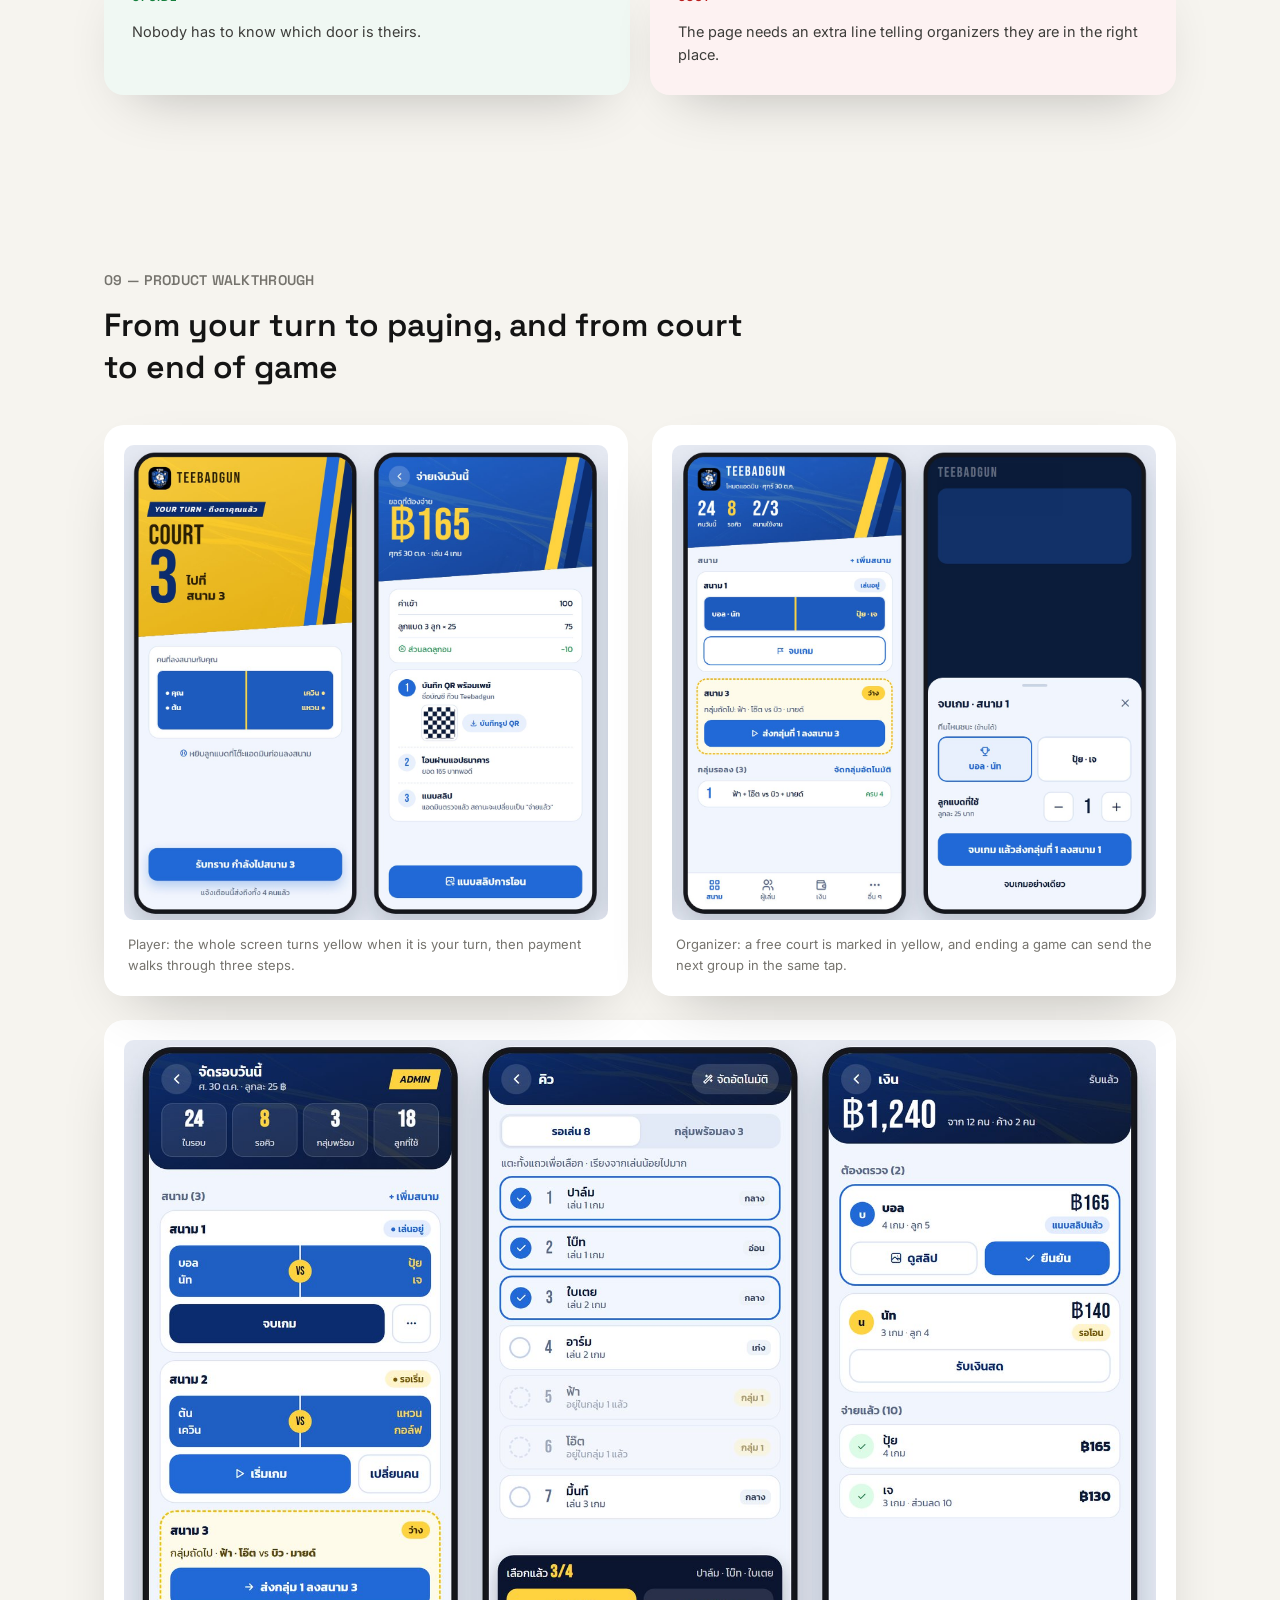
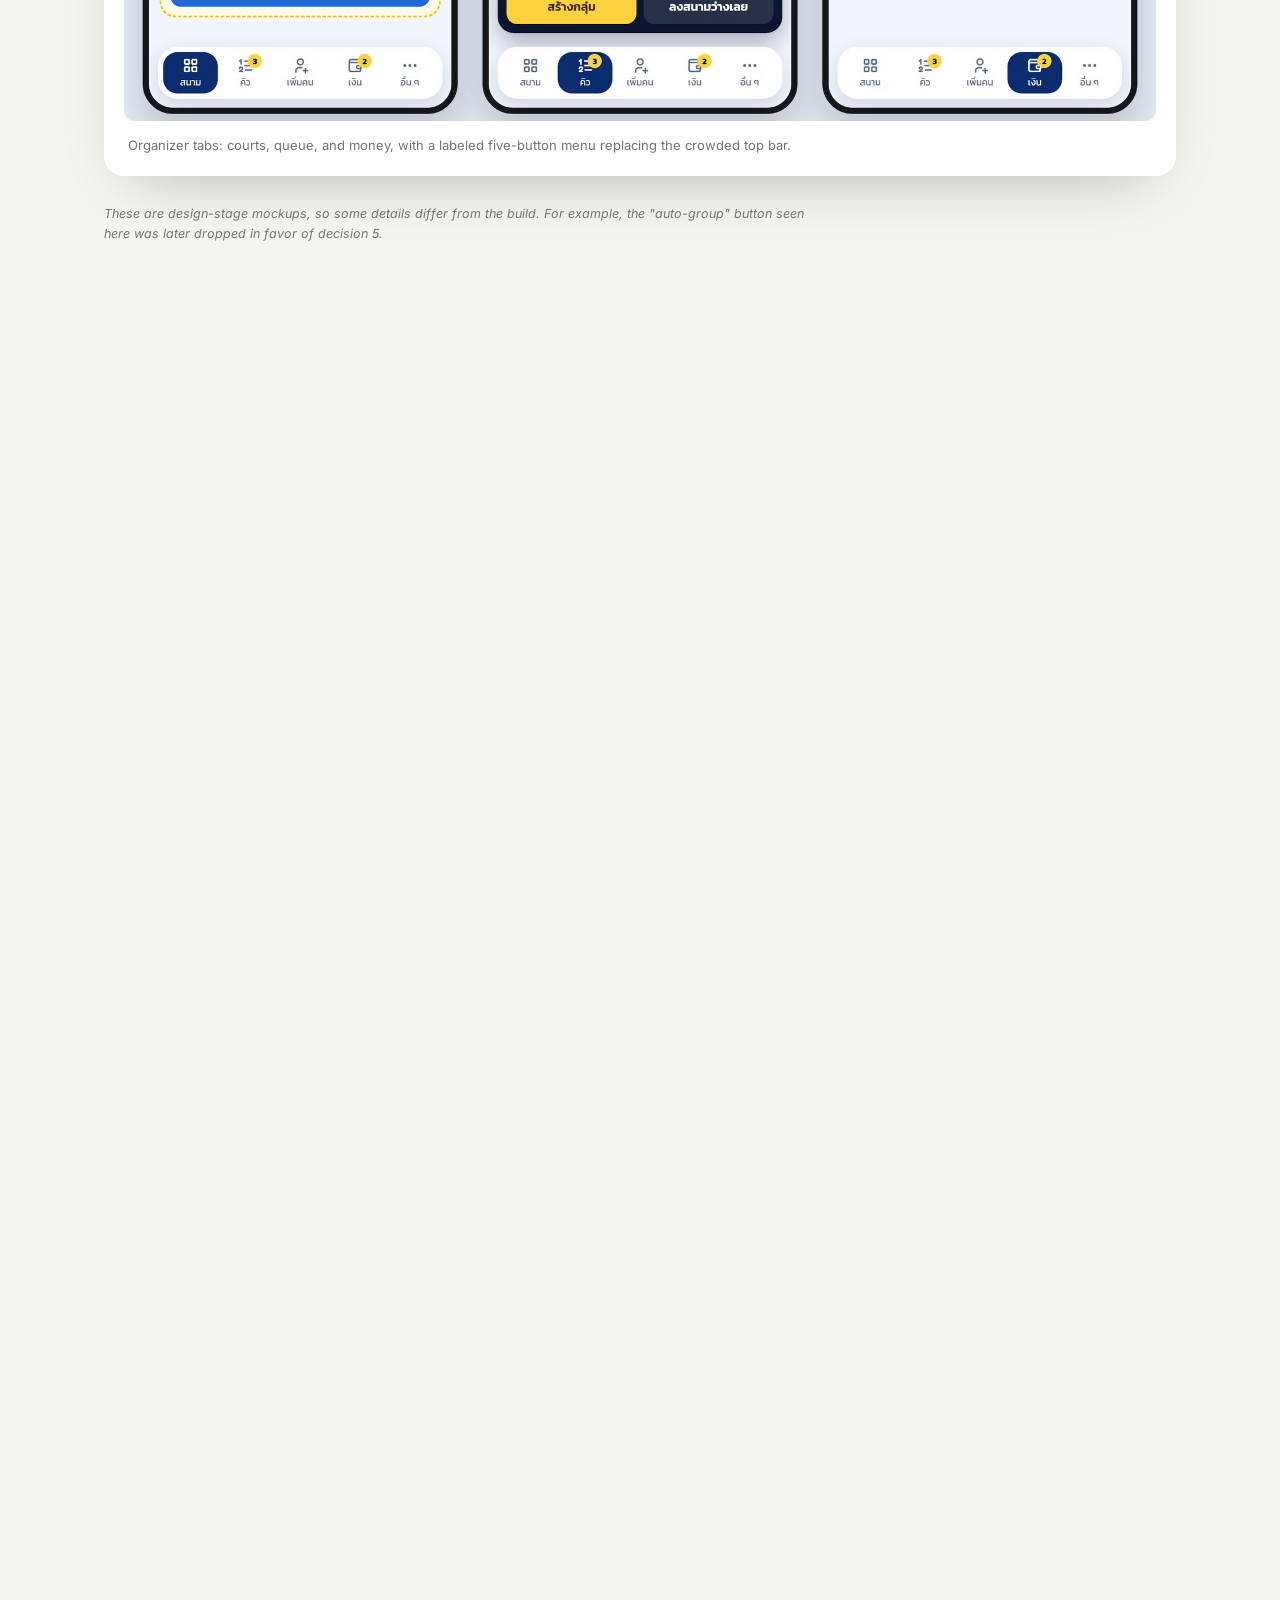
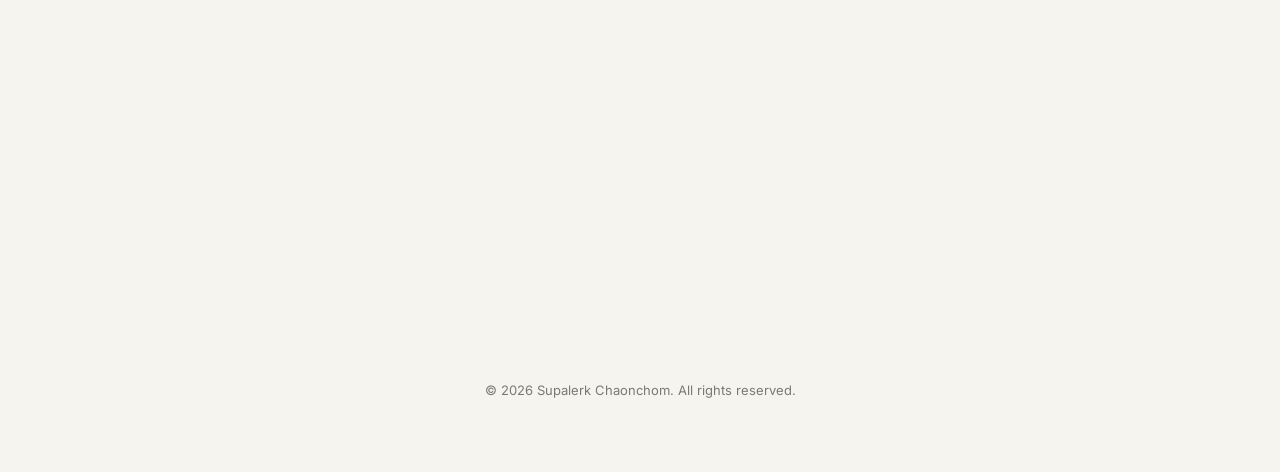
<file: jeeno-portfolio/work/teebadgun.html>
<!DOCTYPE html>
<html lang="en" data-lang="en">
<head>
<meta charset="UTF-8" />
<meta name="viewport" content="width=device-width, initial-scale=1.0" />
<title>Teebadgun Redesign — Case Study | Supalerk Chaonchom</title>
<meta name="description" content="Redesigning a badminton club app around the court itself, with the upside and the cost of each design decision." />
<link rel="icon" href="data:image/svg+xml,%3Csvg xmlns='http://www.w3.org/2000/svg' viewBox='0 0 100 100'%3E%3Crect width='100' height='100' rx='24' fill='%23111111'/%3E%3Ctext x='50' y='68' font-size='60' font-family='Arial, sans-serif' font-weight='700' fill='white' text-anchor='middle'%3ES%3C/text%3E%3C/svg%3E" />
<link rel="preconnect" href="https://fonts.googleapis.com">
<link rel="preconnect" href="https://fonts.gstatic.com" crossorigin>
<link href="https://fonts.googleapis.com/css2?family=Space+Grotesk:wght@400;500;600;700&family=Inter:wght@400;500;600;700&family=Noto+Sans+Thai:wght@400;500;600;700&family=Bebas+Neue&family=Kanit:wght@400;600&display=swap" rel="stylesheet">
<link rel="stylesheet" href="../css/style.css?v=15" />
<link rel="stylesheet" href="../css/case-study.css?v=15" />
</head>
<body class="cs-body">

<div class="grain-layer" aria-hidden="true"></div>

<nav class="cs-nav">
  <div class="cs-nav-inner">
    <a href="../index.html#work" class="cs-back">
      <span class="arrow-left">&#8592;</span>
      <span data-en="Back to portfolio" data-th="กลับหน้าพอร์ตโฟลิโอ">Back to portfolio</span>
    </a>
    <button class="lang-toggle" id="langToggle" aria-label="Toggle language">
      <span class="lang-opt active" data-lang-btn="en">EN</span>
      <span class="lang-sep">/</span>
      <span class="lang-opt" data-lang-btn="th">TH</span>
    </button>
  </div>
</nav>

<main>

  <!-- HERO -->
  <section class="section cs-hero">
    <div class="card cs-hero-card reveal">
      <p class="cs-eyebrow" data-en="Teebadgun · Redesign Case Study" data-th="TEEBADGUN · เคสสตัดี้การรีดีไซน์">Teebadgun · Redesign Case Study</p>

      <h1 class="cs-title" data-en="Redesigning a Badminton Club App Around the Court" data-th="รีดีไซน์แอปก๊วนแบด โดยให้สนามเป็นหัวใจของหน้าจอ">Redesigning a Badminton Club App Around the Court</h1>

      <p class="cs-tagline" data-en="Teebadgun runs a club session: queue, pairing, payment, and points. This redesign rebuilt the player and organizer screens, and this page is honest about what each decision gave and what it cost." data-th="Teebadgun คือแอปที่ใช้จัดก๊วนแบด ทั้งคิว การจับคู่ การคิดเงิน และแต้มสะสม งานนี้ออกแบบหน้าจอผู้เล่นและผู้จัดใหม่ และเล่าตรง ๆ ว่าการตัดสินใจแต่ละจุดได้อะไรและแลกกับอะไร">Teebadgun runs a club session: queue, pairing, payment, and points. This redesign rebuilt the player and organizer screens, and this page is honest about what each decision gave and what it cost.</p>

      <div class="cs-meta-grid">
        <div class="cs-meta-item">
          <span class="cs-meta-label" data-en="Role" data-th="บทบาท">Role</span>
          <span class="cs-meta-value" data-en="Product Designer, from design to build" data-th="Product Designer ตั้งแต่ออกแบบถึงลงโค้ด">Product Designer, from design to build</span>
        </div>
        <div class="cs-meta-item">
          <span class="cs-meta-label" data-en="Tool" data-th="เครื่องมือ">Tool</span>
          <span class="cs-meta-value" data-en="HTML mockups, React, Supabase" data-th="HTML mockup, React, Supabase">HTML mockups, React, Supabase</span>
        </div>
        <div class="cs-meta-item">
          <span class="cs-meta-label" data-en="Platform" data-th="แพลตฟอร์ม">Platform</span>
          <span class="cs-meta-value" data-en="Mobile-first web app" data-th="เว็บแอปที่เน้นมือถือ">Mobile-first web app</span>
        </div>
        <div class="cs-meta-item">
          <span class="cs-meta-label" data-en="Type" data-th="ประเภทงาน">Type</span>
          <span class="cs-meta-value" data-en="Personal project, real club" data-th="โปรเจกต์ส่วนตัวที่ก๊วนใช้จริง">Personal project, real club</span>
        </div>
      </div>

      <p class="cs-note" data-en="Every name, amount, and QR code in these mockups is sample data. No real player information is shown." data-th="ชื่อ ยอดเงิน และ QR ใน mockup ทั้งหมดเป็นข้อมูลสมมติ ไม่มีข้อมูลผู้เล่นจริง">Every name, amount, and QR code in these mockups is sample data. No real player information is shown.</p>
    </div>
  </section>

  <!-- 01 OVERVIEW -->
  <section class="section reveal">
    <p class="cs-section-label" data-en="01 — Overview" data-th="01 — ภาพรวมโปรเจกต์">01 — Overview</p>
    <h2 class="cs-h2" data-en="Two people, one noisy court hall" data-th="ผู้ใช้สองฝั่ง ในสนามที่คนเยอะและวุ่นวาย">Two people, one noisy court hall</h2>
    <p class="cs-overview-text" data-en="Players glance at their phone between games and want to know when they play and who with. The organizer is on their feet, running several courts at once with one hand. Testing the app on the live site showed that the screens did not yet fit either situation, so the redesign started from how a session actually runs." data-th="ผู้เล่นเหลือบดูมือถือระหว่างรอเกม และอยากรู้ว่าจะได้เล่นเมื่อไรและเล่นกับใคร ส่วนผู้จัดต้องยืนดูแลหลายสนามพร้อมกันด้วยมือเดียว การทดสอบบนเว็บจริงชี้ว่าหน้าจอเดิมยังไม่เข้ากับสถานการณ์ของทั้งสองฝั่ง จึงเริ่มออกแบบใหม่จากการจัดก๊วนที่เกิดขึ้นจริง">Players glance at their phone between games and want to know when they play and who with. The organizer is on their feet, running several courts at once with one hand. Testing the app on the live site showed that the screens did not yet fit either situation, so the redesign started from how a session actually runs.</p>
  </section>

  <!-- 02 PROBLEM -->
  <section class="section reveal">
    <p class="cs-section-label" data-en="02 — What Testing Found" data-th="02 — สิ่งที่พบจากการทดสอบ">02 — What Testing Found</p>
    <h2 class="cs-h2" data-en="Small frictions that add up during a session" data-th="ปัญหาเล็ก ๆ ที่สะสมกันระหว่างจัดก๊วน">Small frictions that add up during a session</h2>
    <div class="cs-empathy-row is-two">
      <div class="cs-empathy-card is-pain">
        <p class="cs-empathy-label" data-en="Hard to operate" data-th="ใช้งานยากหน้างาน">Hard to operate</p>
        <ul>
          <li data-en="Nine buttons in the top bar wrapped onto several rows." data-th="แถบบนมี 9 ปุ่ม จนต้องขึ้นหลายแถว">Nine buttons in the top bar wrapped onto several rows.</li>
          <li data-en="The button that removes a player from a court was only 24px." data-th="ปุ่มนำผู้เล่นออกจากสนามมีขนาดเพียง 24px">The button that removes a player from a court was only 24px.</li>
          <li data-en="Sending a waiting group to a court took three steps." data-th="การส่งกลุ่มที่รออยู่ลงสนามต้องทำถึง 3 ขั้น">Sending a waiting group to a court took three steps.</li>
          <li data-en="Selecting a player only worked on the small number at the left of the row." data-th="ต้องแตะที่เลขลำดับด้านซ้ายเท่านั้น จึงจะเลือกผู้เล่นได้">Selecting a player only worked on the small number at the left of the row.</li>
        </ul>
      </div>
      <div class="cs-empathy-card is-pain">
        <p class="cs-empathy-label" data-en="Easy to get wrong" data-th="พลาดได้ง่าย">Easy to get wrong</p>
        <ul>
          <li data-en="The shuttle count started at 0, so forgetting it meant charging nothing." data-th="ช่องจำนวนลูกแบดเริ่มที่ 0 ถ้าลืมกรอก ค่าลูกจะเป็น 0 บาท">The shuttle count started at 0, so forgetting it meant charging nothing.</li>
          <li data-en="Players already in a waiting group had no label, and could be picked twice." data-th="ผู้เล่นที่อยู่ในกลุ่มรอแล้วไม่มีป้ายบอก จึงเสี่ยงถูกเลือกซ้ำ">Players already in a waiting group had no label, and could be picked twice.</li>
          <li data-en="Deleting a court had no confirmation." data-th="ลบสนามได้ทันทีโดยไม่มีการยืนยัน">Deleting a court had no confirmation.</li>
          <li data-en="Organizers could not find their way in from the home-screen app, which opened the player login." data-th="ผู้จัดหาทางเข้าไม่เจอ เพราะแอปบนหน้าจอโฮมเปิดหน้าล็อกอินของผู้เล่น">Organizers could not find their way in from the home-screen app, which opened the player login.</li>
        </ul>
      </div>
    </div>
  </section>

  <!-- 03 NEEDS MAP -->
  <section class="section reveal">
    <p class="cs-section-label" data-en="03 — Needs Map" data-th="03 — แผนผังความต้องการ">03 — Needs Map</p>
    <h2 class="cs-h2" data-en="What each person needs during a session" data-th="ระหว่างจัดก๊วน แต่ละฝั่งต้องการอะไร">What each person needs during a session</h2>
    <div class="map is-labeled">
      <div class="map-side">
        <p class="map-label" data-en="Player" data-th="ผู้เล่น">Player</p>
        <div class="map-node">
          <h3 data-en="When do I play?" data-th="เมื่อไรจะได้เล่น">When do I play?</h3>
          <p data-en="Queue position and court status, never a guessed time." data-th="แสดงลำดับคิวและสถานะสนาม โดยไม่เดาเวลา">Queue position and court status, never a guessed time.</p>
        </div>
        <div class="map-node">
          <h3 data-en="Who am I playing with?" data-th="เล่นกับใคร">Who am I playing with?</h3>
          <p data-en="A court view with both teams in position." data-th="มุมมองสนามที่เห็นทั้งสองทีมตามตำแหน่ง">A court view with both teams in position.</p>
        </div>
        <div class="map-node">
          <h3 data-en="What do I owe?" data-th="ต้องจ่ายเท่าไร">What do I owe?</h3>
          <p data-en="A clear bill and three payment steps." data-th="ยอดเงินชัดเจนและจ่ายเงินใน 3 ขั้นตอน">A clear bill and three payment steps.</p>
        </div>
      </div>
      <div class="map-core">
        <strong data-en="One busy session" data-th="หนึ่งรอบที่วุ่นวาย">One busy session</strong>
        <span data-en="Two roles, different needs" data-th="สองบทบาท สองความต้องการ">Two roles, different needs</span>
      </div>
      <div class="map-side is-right">
        <p class="map-label" data-en="Organizer" data-th="ผู้จัด">Organizer</p>
        <div class="map-node">
          <h3 data-en="What is next on each court?" data-th="แต่ละสนามต้องทำอะไรต่อ">What is next on each court?</h3>
          <p data-en="One main button that follows the court state." data-th="ปุ่มหลักปุ่มเดียวที่เปลี่ยนตามสถานะสนาม">One main button that follows the court state.</p>
        </div>
        <div class="map-node">
          <h3 data-en="How do I avoid mistakes?" data-th="จะลดความผิดพลาดอย่างไร">How do I avoid mistakes?</h3>
          <p data-en="Group labels and a shuttle counter that starts at 1." data-th="ป้ายกลุ่ม และตัวนับลูกแบดที่เริ่มจาก 1">Group labels and a shuttle counter that starts at 1.</p>
        </div>
        <div class="map-node">
          <h3 data-en="Where are my tools?" data-th="เครื่องมืออยู่ตรงไหน">Where are my tools?</h3>
          <p data-en="A labeled bottom menu, usable with one hand." data-th="เมนูล่างที่มีชื่อกำกับ ใช้ได้ด้วยมือเดียว">A labeled bottom menu, usable with one hand.</p>
        </div>
      </div>
    </div>
  </section>

  <!-- 04 USER FLOW -->
  <section class="section reveal">
    <p class="cs-section-label" data-en="04 — User Flow" data-th="04 — USER FLOW">04 — User Flow</p>
    <h2 class="cs-h2" data-en="Two flows that keep handing off to each other" data-th="สอง Flow ที่ส่งต่องานให้กันตลอดรอบ">Two flows that keep handing off to each other</h2>
    <div class="card lanes-card">
      <div class="lanes">
        <p class="lane-label" data-en="Player" data-th="ผู้เล่น">Player</p>
        <div class="flow-step"><span data-en="Check in" data-th="เช็คอิน">Check in</span></div>
        <div class="flow-step"><span data-en="See queue position" data-th="ดูลำดับคิว">See queue position</span></div>
        <div class="flow-step is-key"><span data-en="Get the your-turn alert" data-th="ได้รับแจ้งว่าถึงตา">Get the your-turn alert</span></div>
        <div class="flow-step"><span data-en="Play the game" data-th="ลงเล่น">Play the game</span></div>
        <div class="flow-step is-end is-key"><span data-en="Pay and attach a slip" data-th="จ่ายเงินและแนบสลิป">Pay and attach a slip</span></div>
        <div class="lane-link is-up"><span data-en="Sending a group alerts the players" data-th="เมื่อส่งกลุ่มลงสนาม ระบบจะแจ้งผู้เล่น">Sending a group alerts the players</span></div>
        <div class="lane-link is-down"><span data-en="The slip goes to the organizer to confirm" data-th="สลิปถูกส่งให้ผู้จัดยืนยัน">The slip goes to the organizer to confirm</span></div>
        <p class="lane-label" data-en="Organizer" data-th="ผู้จัด">Organizer</p>
        <div class="flow-step"><span data-en="Add players to the queue" data-th="เพิ่มผู้เล่นเข้าคิว">Add players to the queue</span></div>
        <div class="flow-step"><span data-en="Build a group" data-th="จัดกลุ่ม">Build a group</span></div>
        <div class="flow-step is-key"><span data-en="Send to a free court" data-th="ส่งลงสนามว่าง">Send to a free court</span></div>
        <div class="flow-step"><span data-en="End game, count shuttles" data-th="จบเกมและนับลูกแบด">End game, count shuttles</span></div>
        <div class="flow-step is-end is-key"><span data-en="Confirm payment" data-th="ยืนยันการชำระเงิน">Confirm payment</span></div>
      </div>
    </div>
  </section>

  <!-- 05 SESSION JOURNEY -->
  <section class="section reveal">
    <p class="cs-section-label" data-en="05 — Session Journey" data-th="05 — เส้นทางตลอดรอบ">05 — Session Journey</p>
    <h2 class="cs-h2" data-en="One session, stage by stage" data-th="หนึ่งรอบการเล่น ไล่ทีละช่วง">One session, stage by stage</h2>
    <div class="card jm-card">
      <div class="jm-scroll">
      <div class="jm" style="--n:5;">
        <div class="jm-corner"></div>
        <div class="jm-stage"><b>01</b><span data-en="Check in" data-th="เช็คอิน">Check in</span></div>
        <div class="jm-stage"><b>02</b><span data-en="Wait" data-th="รอคิว">Wait</span></div>
        <div class="jm-stage"><b>03</b><span data-en="Send to court" data-th="ส่งลงสนาม">Send to court</span></div>
        <div class="jm-stage"><b>04</b><span data-en="Finish the game" data-th="จบเกม">Finish the game</span></div>
        <div class="jm-stage"><b>05</b><span data-en="Pay" data-th="จ่ายเงิน">Pay</span></div>
        <p class="jm-row-label" data-en="Player" data-th="ผู้เล่น">Player</p>
        <div class="jm-cell"><span data-en="Checks in" data-th="เช็คอิน">Checks in</span></div>
        <div class="jm-cell"><span data-en="Sees queue position" data-th="ดูลำดับคิว">Sees queue position</span></div>
        <div class="jm-cell"><span data-en="Gets the your-turn alert" data-th="ได้รับแจ้งว่าถึงตา">Gets the your-turn alert</span></div>
        <div class="jm-cell"><span data-en="Plays the game" data-th="ลงเล่น">Plays the game</span></div>
        <div class="jm-cell"><span data-en="Pays and attaches a slip" data-th="จ่ายเงินและแนบสลิป">Pays and attaches a slip</span></div>
        <p class="jm-row-label" data-en="Organizer" data-th="ผู้จัด">Organizer</p>
        <div class="jm-cell"><span data-en="Adds players to the queue" data-th="เพิ่มผู้เล่นเข้าคิว">Adds players to the queue</span></div>
        <div class="jm-cell"><span data-en="Builds a group" data-th="จัดกลุ่ม">Builds a group</span></div>
        <div class="jm-cell"><span data-en="Sends to a free court" data-th="ส่งลงสนามว่าง">Sends to a free court</span></div>
        <div class="jm-cell"><span data-en="Ends the game, counts shuttles" data-th="จบเกมและนับลูกแบด">Ends the game, counts shuttles</span></div>
        <div class="jm-cell"><span data-en="Confirms payment" data-th="ยืนยันการชำระเงิน">Confirms payment</span></div>
        <p class="jm-row-label" data-en="Found in testing" data-th="ปัญหาที่พบ">Found in testing</p>
        <div class="jm-cell is-pain"><span data-en="Organizers could not find their way in from the home-screen app" data-th="ผู้จัดหาทางเข้าจากแอปบนหน้าจอโฮมไม่เจอ">Organizers could not find their way in from the home-screen app</span></div>
        <div class="jm-cell is-pain"><span data-en="Players in a waiting group had no label and could be picked twice" data-th="ผู้เล่นในกลุ่มรอไม่มีป้ายบอก จึงเสี่ยงถูกเลือกซ้ำ">Players in a waiting group had no label and could be picked twice</span></div>
        <div class="jm-cell is-pain"><span data-en="Sending a group took three steps" data-th="การส่งกลุ่มลงสนามต้องทำถึง 3 ขั้น">Sending a group took three steps</span></div>
        <div class="jm-cell is-pain"><span data-en="Shuttle count started at 0" data-th="จำนวนลูกแบดเริ่มที่ 0">Shuttle count started at 0</span></div>
        <div class="jm-cell is-pain is-empty" aria-hidden="true">&#8212;</div>
        <p class="jm-row-label" data-en="Design answer" data-th="สิ่งที่ออกแบบ">Design answer</p>
        <div class="jm-cell is-gain"><span data-en="One login page that routes by permission" data-th="หน้าล็อกอินเดียว แล้วพาไปตามสิทธิ์">One login page that routes by permission</span></div>
        <div class="jm-cell is-gain"><span data-en="Group labels on players" data-th="ป้ายกลุ่มบนชื่อผู้เล่น">Group labels on players</span></div>
        <div class="jm-cell is-gain"><span data-en="One main button that follows the court state" data-th="ปุ่มหลักปุ่มเดียวที่เปลี่ยนตามสถานะสนาม">One main button that follows the court state</span></div>
        <div class="jm-cell is-gain"><span data-en="− and + buttons that start at 1" data-th="ปุ่ม − และ + ที่เริ่มจาก 1">− and + buttons that start at 1</span></div>
        <div class="jm-cell is-gain"><span data-en="A clear bill and three payment steps" data-th="ยอดเงินชัดเจนและจ่ายเงินใน 3 ขั้นตอน">A clear bill and three payment steps</span></div>
      </div>
    </div>
    </div>
  </section>

  <!-- 06 DIRECTION -->
  <section class="section reveal">
    <p class="cs-section-label" data-en="06 — Direction" data-th="06 — แนวทางการออกแบบ">06 — Direction</p>
    <h2 class="cs-h2" data-en="&quot;Court View&quot;: show the game the way people picture it" data-th="&quot;Court View&quot; แสดงเกมให้ตรงกับภาพในหัวของคนเล่น">"Court View": show the game the way people picture it</h2>
    <div class="cs-shot cs-shot-full">
      <img src="../assets/case-studies/tbg-home-directions.jpg" alt="Three player home screens: an earlier card layout on the left, and the chosen Court View in light and dark themes" loading="lazy" />
      <p class="cs-shot-caption" data-en="Left: an earlier direction built on cards. Middle and right: Court View, the chosen direction, in light and dark themes." data-th="ซ้าย: แนวทางก่อนหน้าที่ใช้การ์ด · กลางและขวา: Court View ซึ่งเป็นแนวทางที่เลือก ทั้งธีมสว่างและธีมมืด">Left: an earlier direction built on cards. Middle and right: Court View, the chosen direction, in light and dark themes.</p>
    </div>
    <div class="annot">
      <div class="annot-phone">
        <div class="cs-phone"><img src="../assets/case-studies/tbg-after-player.jpg" alt="Player home screen with a court view, the queue, and court status" loading="lazy" /></div>
        <span class="annot-pin is-left" style="top:12%;" aria-hidden="true">1</span><span class="annot-pin is-right" style="top:32%;" aria-hidden="true">2</span><span class="annot-pin is-left" style="top:72%;" aria-hidden="true">3</span><span class="annot-pin is-right" style="top:85%;" aria-hidden="true">4</span>
      </div>
      <div class="annot-note is-left" style="top:12%;">
        <span class="annot-num" aria-hidden="true">1</span>
        <div>
          <h4 data-en="Queue, not a clock" data-th="บอกคิว ไม่บอกเวลา">Queue, not a clock</h4>
          <p data-en="How many games are left, never a guessed time." data-th="บอกว่าเหลืออีกกี่เกมก่อนถึงคุณ โดยไม่เดาเวลา">How many games are left, never a guessed time.</p>
        </div>
      </div>
      <div class="annot-note is-right" style="top:32%;">
        <span class="annot-num" aria-hidden="true">2</span>
        <div>
          <h4 data-en="A court from above" data-th="สนามมองจากด้านบน">A court from above</h4>
          <p data-en="Your team is on the left in blue, opponents on the right in yellow." data-th="ทีมเราอยู่ซ้ายเป็นสีน้ำเงิน คู่แข่งอยู่ขวาเป็นสีเหลือง">Your team is on the left in blue, opponents on the right in yellow.</p>
        </div>
      </div>
      <div class="annot-note is-left" style="top:72%;">
        <span class="annot-num" aria-hidden="true">3</span>
        <div>
          <h4 data-en="Your row stands out" data-th="แถวของคุณเด่นขึ้นมา">Your row stands out</h4>
          <p data-en="The queue highlights your own row." data-th="คิวไฮไลต์แถวของตัวเอง">The queue highlights your own row.</p>
        </div>
      </div>
      <div class="annot-note is-right" style="top:85%;">
        <span class="annot-num" aria-hidden="true">4</span>
        <div>
          <h4 data-en="Court status at a glance" data-th="เห็นสถานะสนามทันที">Court status at a glance</h4>
          <p data-en="Each court shows whether it is in play or free." data-th="มีป้ายบอกว่าแต่ละสนามกำลังเล่นหรือว่างอยู่">Each court shows whether it is in play or free.</p>
        </div>
      </div>
    </div>
  </section>

  <!-- 07 BEFORE AND AFTER -->
  <section class="section reveal">
    <p class="cs-section-label" data-en="07 — Before &amp; After" data-th="07 — เทียบก่อนและหลัง">07 — Before &amp; After</p>
    <h2 class="cs-h2" data-en="The same moments, old screen and new screen" data-th="จังหวะเดียวกัน บนจอเดิมและจอใหม่">The same moments, old screen and new screen</h2>
    <div class="cs-ba">
      <div class="cs-ba-phones">
        <figure>
          <figcaption class="is-before" data-en="Before" data-th="ก่อน">Before</figcaption>
          <div class="cs-phone"><img src="../assets/case-studies/tbg-before-player.jpg" alt="Old player home: a logo and four menu cards" loading="lazy" /></div>
        </figure>
        <span class="cs-ba-arrow" aria-hidden="true">&#8594;</span>
        <figure>
          <figcaption class="is-after" data-en="After" data-th="หลัง">After</figcaption>
          <div class="cs-phone"><img src="../assets/case-studies/tbg-after-player.jpg" alt="New player home: a court view with both teams and the queue" loading="lazy" /></div>
        </figure>
      </div>
      <div class="cs-ba-body">
        <h3 data-en="Opening the app as a player" data-th="เมื่อผู้เล่นเปิดแอป">Opening the app as a player</h3>
        <ul>
          <li data-en="Before: a menu of four cards, so players had to go elsewhere to see the queue." data-th="ก่อน: เป็นเมนู 4 การ์ด ผู้เล่นต้องเข้าไปอีกหน้าจึงจะเห็นคิว">Before: a menu of four cards, so players had to go elsewhere to see the queue.</li>
          <li data-en="After: the next match and queue position are on the first screen." data-th="หลัง: เห็นคู่ถัดไปและลำดับคิวตั้งแต่หน้าแรก">After: the next match and queue position are on the first screen.</li>
        </ul>
      </div>
    </div>
    <div class="cs-ba">
      <div class="cs-ba-phones">
        <figure>
          <figcaption class="is-before" data-en="Before" data-th="ก่อน">Before</figcaption>
          <div class="cs-phone"><img src="../assets/case-studies/tbg-before-admin.jpg" alt="Old courts tab for organizers: nine buttons above Court 1, which is cut off by the bottom of the screen" loading="lazy" /></div>
        </figure>
        <span class="cs-ba-arrow" aria-hidden="true">&#8594;</span>
        <figure>
          <figcaption class="is-after" data-en="After" data-th="หลัง">After</figcaption>
          <div class="cs-phone"><img src="../assets/case-studies/tbg-after-admin.jpg" alt="New courts tab for organizers: all three courts on one screen, with one main action each" loading="lazy" /></div>
        </figure>
      </div>
      <div class="cs-ba-body">
        <h3 data-en="Running courts as an organizer" data-th="เมื่อผู้จัดดูแลสนาม">Running courts as an organizer</h3>
        <p class="cs-ba-stat"><b>3 &#8594; 1</b><span data-en="steps to send a group to a free court" data-th="ขั้นตอนการส่งกลุ่มลงสนามว่าง">steps to send a group to a free court</span></p>
        <ul>
          <li data-en="Before: on the courts tab, nine buttons filled the top. The first screen showed only part of Court 1, and End game was further down." data-th="ก่อน: ในแท็บสนาม ปุ่ม 9 ปุ่มเต็มด้านบน จอแรกเห็นสนาม 1 ไม่ครบ และต้องเลื่อนลงไปจึงเจอปุ่มจบเกม">Before: on the courts tab, nine buttons filled the top. The first screen showed only part of Court 1, and End game was further down.</li>
          <li data-en="After: all three courts fit on the first screen, with one main button each." data-th="หลัง: เห็นครบทั้ง 3 สนามในจอแรก และแต่ละสนามมีปุ่มหลักปุ่มเดียว">After: all three courts fit on the first screen, with one main button each.</li>
        </ul>
      </div>
    </div>
    <div class="cs-ba">
      <div class="cs-ba-phones">
        <figure>
          <figcaption class="is-before" data-en="Before" data-th="ก่อน">Before</figcaption>
          <div class="cs-phone"><img src="../assets/case-studies/tbg-before-endgame.jpg" alt="Old end-game dialog with a text field set to zero" loading="lazy" /></div>
        </figure>
        <span class="cs-ba-arrow" aria-hidden="true">&#8594;</span>
        <figure>
          <figcaption class="is-after" data-en="After" data-th="หลัง">After</figcaption>
          <div class="cs-phone"><img src="../assets/case-studies/tbg-after-endgame.jpg" alt="New end-game sheet with a winner choice and a shuttle counter" loading="lazy" /></div>
        </figure>
      </div>
      <div class="cs-ba-body">
        <h3 data-en="Ending a game" data-th="เมื่อจบเกม">Ending a game</h3>
        <p class="cs-ba-stat"><b>0 &#8594; 1</b><span data-en="starting value of the shuttle count" data-th="ค่าเริ่มต้นของจำนวนลูกแบด">starting value of the shuttle count</span></p>
        <ul>
          <li data-en="Before: a typed field starting at 0, so forgetting it meant no shuttle charge." data-th="ก่อน: ช่องพิมพ์ที่เริ่มจาก 0 ถ้าลืมกรอก ค่าลูกจะเป็น 0 บาท">Before: a typed field starting at 0, so forgetting it meant no shuttle charge.</li>
          <li data-en="After: − and + buttons in a bottom sheet, with the next group one tap away." data-th="หลัง: ปุ่ม − และ + ในแผ่นเลื่อนจากด้านล่าง และส่งกลุ่มถัดไปได้ในการกดครั้งเดียว">After: − and + buttons in a bottom sheet, with the next group one tap away.</li>
        </ul>
      </div>
    </div>
    <p class="cs-note" data-en="Before screens were rendered from the earlier version of the code. After screens are design mockups. Both use sample data." data-th="ภาพก่อนรันจากโค้ดเวอร์ชันเดิม ส่วนภาพหลังเป็น mockup ช่วงออกแบบ ทั้งสองแบบใช้ข้อมูลสมมติ">Before screens were rendered from the earlier version of the code. After screens are design mockups. Both use sample data.</p>
  </section>

  <!-- 08 DECISIONS -->
  <section class="section reveal">
    <p class="cs-section-label" data-en="08 — Decisions &amp; Trade-offs" data-th="08 — การตัดสินใจและข้อแลกเปลี่ยน">08 — Decisions &amp; Trade-offs</p>
    <h2 class="cs-h2" data-en="What each change gave, and what it cost" data-th="แต่ละจุดที่เปลี่ยน ได้อะไรและแลกกับอะไร">What each change gave, and what it cost</h2>

    <div class="cs-decision">
      <h3 class="cs-decision-title" data-en="1. Show queue position, never a time" data-th="1. แสดงลำดับคิว ไม่แสดงเวลา">1. Show queue position, never a time</h3>
      <p class="cs-decision-text" data-en="Organizers start games at irregular moments when the hall is busy, so any time estimate would be wrong." data-th="ช่วงคนเยอะ ผู้จัดเริ่มเกมไม่ตรงเวลา การบอกเวลาโดยประมาณจึงมีโอกาสผิดสูง">Organizers start games at irregular moments when the hall is busy, so any time estimate would be wrong.</p>
      <div class="cs-empathy-row is-two">
        <div class="cs-empathy-card is-gain">
          <p class="cs-empathy-label" data-en="Upside" data-th="ข้อดี">Upside</p>
          <p class="cs-decision-point" data-en="The screen never makes a promise the session cannot keep." data-th="หน้าจอไม่ให้สัญญาที่หน้างานทำไม่ได้">The screen never makes a promise the session cannot keep.</p>
        </div>
        <div class="cs-empathy-card is-pain">
          <p class="cs-empathy-label" data-en="Cost" data-th="ข้อแลกเปลี่ยน">Cost</p>
          <p class="cs-decision-point" data-en="Players cannot tell how many minutes they have, for example to step out." data-th="ผู้เล่นกะไม่ได้ว่าเหลือกี่นาที เช่น เมื่ออยากออกไปทำธุระ">Players cannot tell how many minutes they have, for example to step out.</p>
        </div>
      </div>
    </div>

    <div class="cs-decision">
      <h3 class="cs-decision-title" data-en="2. Put the court at the top of the player's screen" data-th="2. วางสนามไว้บนสุดของหน้าจอผู้เล่น">2. Put the court at the top of the player's screen</h3>
      <p class="cs-decision-text" data-en="Partners and opponents appear in the positions they will stand in." data-th="ตำแหน่งของเพื่อนร่วมทีมและคู่แข่งบนจอ ตรงกับฝั่งที่จะยืนจริง">Partners and opponents appear in the positions they will stand in.</p>
      <div class="cs-empathy-row is-two">
        <div class="cs-empathy-card is-gain">
          <p class="cs-empathy-label" data-en="Upside" data-th="ข้อดี">Upside</p>
          <p class="cs-decision-point" data-en="The match can be read in one glance, without reading a list." data-th="เห็นคู่แข่งขันได้ในพริบตา โดยไม่ต้องอ่านรายการ">The match can be read in one glance, without reading a list.</p>
        </div>
        <div class="cs-empathy-card is-pain">
          <p class="cs-empathy-label" data-en="Cost" data-th="ข้อแลกเปลี่ยน">Cost</p>
          <p class="cs-decision-point" data-en="The court takes up much of the first screen and pushes the queue further down." data-th="สนามกินพื้นที่จอแรกมาก คิวจึงถูกดันลงไปด้านล่าง">The court takes up much of the first screen and pushes the queue further down.</p>
        </div>
      </div>
    </div>

    <div class="cs-decision">
      <h3 class="cs-decision-title" data-en="3. Give each court card one main button" data-th="3. ให้การ์ดสนามมีปุ่มหลักปุ่มเดียว">3. Give each court card one main button</h3>
      <p class="cs-decision-text" data-en="The button follows the court's state: send a group, start the game, or end it. Everything else moves into a ⋯ menu." data-th="ปุ่มเปลี่ยนตามสถานะของสนาม ทั้งส่งกลุ่มลงสนาม เริ่มเกม และจบเกม ส่วนคำสั่งอื่นย้ายไปอยู่ในเมนู ⋯">The button follows the court's state: send a group, start the game, or end it. Everything else moves into a ⋯ menu.</p>
      <div class="cs-empathy-row is-two">
        <div class="cs-empathy-card is-gain">
          <p class="cs-empathy-label" data-en="Upside" data-th="ข้อดี">Upside</p>
          <p class="cs-decision-point" data-en="Sending a group to a free court went from three steps to one tap." data-th="การส่งกลุ่มลงสนามว่างลดจาก 3 ขั้นเหลือกดครั้งเดียว">Sending a group to a free court went from three steps to one tap.</p>
        </div>
        <div class="cs-empathy-card is-pain">
          <p class="cs-empathy-label" data-en="Cost" data-th="ข้อแลกเปลี่ยน">Cost</p>
          <p class="cs-decision-point" data-en="Less common actions take an extra tap and are harder to discover." data-th="คำสั่งที่ใช้น้อยต้องกดเพิ่มอีกครั้ง และหาเจอยากขึ้น">Less common actions take an extra tap and are harder to discover.</p>
        </div>
      </div>
    </div>

    <div class="cs-decision">
      <h3 class="cs-decision-title" data-en="4. Replace the shuttle field with − and + buttons" data-th="4. เปลี่ยนช่องจำนวนลูกแบดเป็นปุ่ม − และ +">4. Replace the shuttle field with − and + buttons</h3>
      <p class="cs-decision-text" data-en="The count now starts at 1 when a game ends, instead of an empty-feeling 0 in a text field." data-th="ตอนจบเกม จำนวนลูกเริ่มที่ 1 แทนช่องพิมพ์ที่เริ่มจาก 0">The count now starts at 1 when a game ends, instead of an empty-feeling 0 in a text field.</p>
      <div class="cs-empathy-row is-two">
        <div class="cs-empathy-card is-gain">
          <p class="cs-empathy-label" data-en="Upside" data-th="ข้อดี">Upside</p>
          <p class="cs-decision-point" data-en="Faster with one hand, and forgetting no longer means a free shuttle." data-th="กดด้วยมือเดียวได้เร็วขึ้น และลืมกรอกแล้วไม่กลายเป็นค่าลูก 0 บาท">Faster with one hand, and forgetting no longer means a free shuttle.</p>
        </div>
        <div class="cs-empathy-card is-pain">
          <p class="cs-empathy-label" data-en="Cost" data-th="ข้อแลกเปลี่ยน">Cost</p>
          <p class="cs-decision-point" data-en="A default can still be wrong: if a game used more shuttles and nobody adjusts it, the bill is too low." data-th="ค่าเริ่มต้นก็ยังผิดได้ ถ้าเกมนั้นใช้หลายลูกแล้วไม่มีใครปรับ ยอดเงินจะต่ำกว่าจริง">A default can still be wrong: if a game used more shuttles and nobody adjusts it, the bill is too low.</p>
        </div>
      </div>
    </div>

    <div class="cs-decision">
      <h3 class="cs-decision-title" data-en="5. Warn about pairings instead of pairing automatically" data-th="5. เตือนเรื่องการจับคู่ แทนการจับคู่ให้อัตโนมัติ">5. Warn about pairings instead of pairing automatically</h3>
      <p class="cs-decision-text" data-en="Organizers still build the groups. The app points out repeat partners, repeat opponents, uneven skill, and anyone who was moved back." data-th="ผู้จัดยังจับคู่เองเหมือนเดิม ส่วนระบบช่วยเตือนเมื่อเจอคู่ซ้ำ เจอคู่แข่งซ้ำ ฝีมือสองฝั่งต่างกัน หรือมีคนถูกเลื่อนคิว">Organizers still build the groups. The app points out repeat partners, repeat opponents, uneven skill, and anyone who was moved back.</p>
      <div class="cs-empathy-row is-two">
        <div class="cs-empathy-card is-gain">
          <p class="cs-empathy-label" data-en="Upside" data-th="ข้อดี">Upside</p>
          <p class="cs-decision-point" data-en="Organizers keep their judgment about people, which an algorithm cannot see." data-th="ผู้จัดยังใช้วิจารณญาณเรื่องคนได้ ซึ่งเป็นสิ่งที่ระบบมองไม่เห็น">Organizers keep their judgment about people, which an algorithm cannot see.</p>
        </div>
        <div class="cs-empathy-card is-pain">
          <p class="cs-empathy-label" data-en="Cost" data-th="ข้อแลกเปลี่ยน">Cost</p>
          <p class="cs-decision-point" data-en="The mental work stays with the organizer, even on the busiest nights." data-th="ภาระการคิดยังอยู่กับผู้จัด แม้ในวันที่คนเยอะที่สุด">The mental work stays with the organizer, even on the busiest nights.</p>
        </div>
      </div>
    </div>

    <div class="cs-decision">
      <h3 class="cs-decision-title" data-en="6. Use one login page for everyone" data-th="6. ใช้หน้าล็อกอินเดียวสำหรับทุกคน">6. Use one login page for everyone</h3>
      <p class="cs-decision-text" data-en="A separate organizer entrance was tried first, but it was hard to find from the home-screen app. Now the app routes people by their permissions after login." data-th="ตอนแรกแยกทางเข้าของผู้จัด แต่หาทางเข้าจากแอปบนหน้าจอโฮมไม่เจอ ตอนนี้ระบบจึงพาแต่ละคนไปหน้าที่ถูกต้องตามสิทธิ์หลังล็อกอิน">A separate organizer entrance was tried first, but it was hard to find from the home-screen app. Now the app routes people by their permissions after login.</p>
      <div class="cs-empathy-row is-two">
        <div class="cs-empathy-card is-gain">
          <p class="cs-empathy-label" data-en="Upside" data-th="ข้อดี">Upside</p>
          <p class="cs-decision-point" data-en="Nobody has to know which door is theirs." data-th="ไม่มีใครต้องจำว่าตัวเองต้องเข้าทางไหน">Nobody has to know which door is theirs.</p>
        </div>
        <div class="cs-empathy-card is-pain">
          <p class="cs-empathy-label" data-en="Cost" data-th="ข้อแลกเปลี่ยน">Cost</p>
          <p class="cs-decision-point" data-en="The page needs an extra line telling organizers they are in the right place." data-th="หน้านี้ต้องมีข้อความเพิ่ม เพื่อบอกผู้จัดว่าเข้าสู่ระบบที่นี่ได้">The page needs an extra line telling organizers they are in the right place.</p>
        </div>
      </div>
    </div>
  </section>

  <!-- 09 SCREENS -->
  <section class="section reveal">
    <p class="cs-section-label" data-en="09 — Product Walkthrough" data-th="09 — ตัวอย่างหน้าจอ">09 — Product Walkthrough</p>
    <h2 class="cs-h2" data-en="From your turn to paying, and from court to end of game" data-th="ตั้งแต่ถึงตาเล่นจนจ่ายเงิน และตั้งแต่จัดสนามจนจบเกม">From your turn to paying, and from court to end of game</h2>
    <div class="cs-shot-row">
      <div class="cs-shot">
        <img src="../assets/case-studies/tbg-player-flow.jpg" alt="Player screens: a yellow your-turn alert naming the court, and a payment summary with QR steps" loading="lazy" />
        <p class="cs-shot-caption" data-en="Player: the whole screen turns yellow when it is your turn, then payment walks through three steps." data-th="ฝั่งผู้เล่น: เมื่อถึงตา หน้าจอจะเปลี่ยนเป็นสีเหลืองทั้งจอ และการจ่ายเงินมี 3 ขั้นตอนชัดเจน">Player: the whole screen turns yellow when it is your turn, then payment walks through three steps.</p>
      </div>
      <div class="cs-shot">
        <img src="../assets/case-studies/tbg-admin-endgame.jpg" alt="Organizer screens: court cards with one main action, and a bottom sheet for ending a game" loading="lazy" />
        <p class="cs-shot-caption" data-en="Organizer: a free court is marked in yellow, and ending a game can send the next group in the same tap." data-th="ฝั่งผู้จัด: สนามว่างมีสีเหลืองเด่นชัด และการจบเกมสามารถส่งกลุ่มถัดไปลงสนามได้ในการกดครั้งเดียว">Organizer: a free court is marked in yellow, and ending a game can send the next group in the same tap.</p>
      </div>
    </div>
    <div class="cs-shot cs-shot-full" style="margin-top:24px;">
      <img src="../assets/case-studies/tbg-admin-court.jpg" alt="Three organizer screens: courts, queue, and payments, with a floating five-button menu" loading="lazy" />
      <p class="cs-shot-caption" data-en="Organizer tabs: courts, queue, and money, with a labeled five-button menu replacing the crowded top bar." data-th="แท็บของผู้จัด: สนาม คิว และเงิน โดยใช้เมนูล่าง 5 ปุ่มที่มีชื่อกำกับ แทนแถบบนที่แน่นเกินไป">Organizer tabs: courts, queue, and money, with a labeled five-button menu replacing the crowded top bar.</p>
    </div>
    <p class="cs-note" data-en="These are design-stage mockups, so some details differ from the build. For example, the &quot;auto-group&quot; button seen here was later dropped in favor of decision 5." data-th="ภาพเหล่านี้เป็น mockup ช่วงออกแบบ รายละเอียดบางส่วนจึงต่างจากของจริง เช่น ปุ่มจัดอัตโนมัติในภาพ ถูกเปลี่ยนเป็นแนวทางในข้อ 5 ภายหลัง">These are design-stage mockups, so some details differ from the build. For example, the "auto-group" button seen here was later dropped in favor of decision 5.</p>
  </section>

  <!-- 10 DESIGN SYSTEM -->
  <section class="section reveal">
    <p class="cs-section-label" data-en="10 — Design System" data-th="10 — DESIGN SYSTEM">10 — Design System</p>
    <h2 class="cs-h2" data-en="A sporty identity taken from the club's logo" data-th="บุคลิกแบบกีฬาที่ต่อยอดจากโลโก้ก๊วน">A sporty identity taken from the club's logo</h2>
    <div class="cs-swatch-row" style="grid-template-columns:repeat(3,1fr); max-width:520px;">
      <div class="cs-swatch"><div class="cs-swatch-color" style="background:#2169D7;"></div><span class="cs-swatch-name">Court Blue</span><span class="cs-swatch-hex">#2169D7</span></div>
      <div class="cs-swatch"><div class="cs-swatch-color" style="background:#FFD23F;"></div><span class="cs-swatch-name">Signal Yellow</span><span class="cs-swatch-hex">#FFD23F</span></div>
      <div class="cs-swatch"><div class="cs-swatch-color" style="background:#060B18;"></div><span class="cs-swatch-name">Night Navy</span><span class="cs-swatch-hex">#060B18</span></div>
    </div>
    <p class="cs-type-sample" style="font-family:'Bebas Neue',sans-serif; font-weight:400;">NEXT UP 2</p>
    <p class="cs-type-sample" style="font-family:'Kanit',sans-serif; font-weight:600; font-size:40px;">ถึงตาคุณแล้ว</p>
    <p class="cs-type-caption" data-en="Bebas Neue for numbers and English, Kanit for Thai. The same court component is reused across organizer screens and the TV board." data-th="Bebas Neue สำหรับตัวเลขและภาษาอังกฤษ และ Kanit สำหรับภาษาไทย ส่วนสนามจำลองใช้ component เดียวกันทั้งหน้าผู้จัดและบอร์ดทีวี">Bebas Neue for numbers and English, Kanit for Thai. The same court component is reused across organizer screens and the TV board.</p>
  </section>

  <!-- 11 STATUS -->
  <section class="section reveal">
    <p class="cs-section-label" data-en="11 — Where It Stands" data-th="11 — สถานะของงาน">11 — Where It Stands</p>
    <h2 class="cs-h2" data-en="What is proven, and what still is not" data-th="สิ่งที่พิสูจน์แล้ว และสิ่งที่ยังต้องพิสูจน์">What is proven, and what still is not</h2>
    <div class="cs-results">
      <div class="cs-result">
        <p class="cs-result-num">01</p>
        <h4 data-en="Built and tested on staging" data-th="ลงโค้ดและทดสอบบนตัวเทสแล้ว">Built and tested on staging</h4>
        <p data-en="The club still uses the previous version. The redesign runs on a test build with sample data, and is planned to start after 6 November 2026." data-th="ตอนนี้ก๊วนยังใช้เวอร์ชันเดิม ส่วนงานรีดีไซน์อยู่บนตัวเทสที่ใช้ข้อมูลสมมติ และมีแผนเริ่มใช้หลังวันที่ 6 พฤศจิกายน 2569">The club still uses the previous version. The redesign runs on a test build with sample data, and is planned to start after 6 November 2026.</p>
      </div>
      <div class="cs-result">
        <p class="cs-result-num">02</p>
        <h4 data-en="No impact numbers yet" data-th="ยังไม่มีตัวเลขผลลัพธ์">No impact numbers yet</h4>
        <p data-en="The tap counts above come from the design itself. Whether sessions really run faster needs measuring once real clubs use it." data-th="จำนวนขั้นตอนที่เล่าด้านบนมาจากตัวงานออกแบบ ส่วนการจัดก๊วนเร็วขึ้นจริงหรือไม่ ต้องวัดหลังเปิดใช้งานจริง">The tap counts above come from the design itself. Whether sessions really run faster needs measuring once real clubs use it.</p>
      </div>
      <div class="cs-result">
        <p class="cs-result-num">03</p>
        <h4 data-en="Three languages, not everywhere" data-th="รองรับ 3 ภาษา แต่ยังไม่ครบทุกจุด">Three languages, not everywhere</h4>
        <p data-en="Player screens come in Thai, English, and Simplified Chinese, but organizer screens and server messages are still Thai." data-th="หน้าผู้เล่นมีภาษาไทย อังกฤษ และจีนตัวย่อ แต่หน้าผู้จัดและข้อความจากเซิร์ฟเวอร์ยังเป็นภาษาไทย">Player screens come in Thai, English, and Simplified Chinese, but organizer screens and server messages are still Thai.</p>
      </div>
    </div>
  </section>

  <!-- CLOSING CTA -->
  <section class="section reveal">
    <div class="card cs-cta-card">
      <h2 class="cs-cta-title" data-en="Interested in working together?" data-th="สนใจร่วมงาน หรืออยากคุยเรื่องดีไซน์?">Interested in working together?</h2>
      <p class="cs-cta-sub" data-en="Open to UX/UI design work on products used in real, messy situations. Feel free to reach out." data-th="เปิดรับงานออกแบบ UX/UI สำหรับผลิตภัณฑ์ที่ใช้งานในสถานการณ์จริง ทักมาคุยกันได้เลย">Open to UX/UI design work on products used in real, messy situations. Feel free to reach out.</p>
      <div class="cs-cta-actions">
        <a href="mailto:jeenosupalerk@gmail.com" class="btn btn-dark">
          <span data-en="Get in Touch" data-th="ติดต่อฉัน">Get in Touch</span>
          <span class="arrow">&#8599;</span>
        </a>
        <a href="../index.html#work" class="btn btn-outline">
          <span data-en="Back to Portfolio" data-th="กลับหน้าพอร์ตโฟลิโอ">Back to Portfolio</span>
        </a>
      </div>
    </div>
  </section>

</main>

<footer class="site-footer">
  <p>&copy; <span id="year"></span> Supalerk Chaonchom. <span data-en="All rights reserved." data-th="สงวนลิขสิทธิ์">All rights reserved.</span></p>
</footer>

<script src="../js/main.js?v=15"></script>
</body>
</html>
</file>
<file: jeeno-portfolio/css/style.css>
/* ============================================
   Supalerk Chaonchom — Portfolio
   Clean, airy layout (pill labels, big tight headings, soft cards)
   with a palette pulled from Jeeno's own photos:
   pine forest green + sunset amber/ember + misty teal.
   ============================================ */

:root {
  --ink: #141414;
  --ink-soft: #3d3d3a;
  --muted: #75736d;
  --line: rgba(20, 20, 20, 0.09);
  --card-bg: #ffffff;
  --paper: #f6f4ef;

  /* photo palette */
  --forest: #1e3b2c;
  --leaf: #5e8a58;
  --sunset: #f2a33a;
  --ember: #e26d3d;
  --mist: #9cc3ba;
  --mist-deep: #3f8378;

  --radius-xl: 28px;
  --radius-lg: 20px;
  --radius-md: 14px;
  --radius-full: 999px;
  --maxw: 1120px;
  --font-display: "Space Grotesk", "Noto Sans Thai", sans-serif;
  --font-body: "Inter", "Noto Sans Thai", sans-serif;
  --ease-out: cubic-bezier(.16, .84, .44, 1);
}

* { box-sizing: border-box; }

html { scroll-behavior: smooth; }

html[data-lang="th"] body { font-family: "Noto Sans Thai", var(--font-body); }

body {
  margin: 0;
  font-family: var(--font-body);
  color: var(--ink);
  background-color: var(--paper);
  background-image:
    radial-gradient(40% 35% at 8% 0%, rgba(94, 138, 88, 0.2), transparent 70%),
    radial-gradient(35% 30% at 92% 4%, rgba(242, 163, 58, 0.22), transparent 70%),
    radial-gradient(45% 40% at 50% 100%, rgba(156, 195, 186, 0.22), transparent 70%);
  background-attachment: fixed;
  min-height: 100vh;
  overflow-x: hidden;
  -webkit-font-smoothing: antialiased;
}

/* Subtle paper grain */
.grain-layer {
  position: fixed;
  inset: 0;
  z-index: 0;
  pointer-events: none;
  opacity: 0.3;
  mix-blend-mode: overlay;
  background-image: url("data:image/svg+xml;utf8,<svg xmlns='http://www.w3.org/2000/svg' width='180' height='180'><filter id='n'><feTurbulence type='fractalNoise' baseFrequency='0.9' numOctaves='2' stitchTiles='stitch'/><feColorMatrix type='saturate' values='0'/></filter><rect width='100%25' height='100%25' filter='url(%23n)'/></svg>");
  background-size: 180px 180px;
}

img { max-width: 100%; display: block; }
a { color: inherit; text-decoration: none; }
ul { margin: 0; padding: 0; list-style: none; }

/* ---------- Layout helpers ---------- */

.section {
  position: relative;
  z-index: 1;
  max-width: var(--maxw);
  margin: 0 auto;
  padding: 88px 24px;
}

.card {
  position: relative;
  background: var(--card-bg);
  border: 1px solid rgba(20, 20, 20, 0.06);
  border-radius: var(--radius-xl);
  padding: 56px;
  box-shadow: 0 1px 2px rgba(0, 0, 0, 0.04), 0 28px 64px -40px rgba(30, 59, 44, 0.4);
  overflow: hidden;
}

.section-label {
  font-family: var(--font-display);
  font-weight: 600;
  letter-spacing: 0.02em;
  color: var(--muted);
  margin: 0 0 28px 0;
  font-size: 15px;
  text-transform: uppercase;
}
.section-label.center { text-align: center; }

.section-head { margin-bottom: 32px; }
.section-head.center { text-align: center; }

.pill-label {
  display: inline-block;
  padding: 7px 15px;
  border-radius: var(--radius-full);
  background: rgba(20, 20, 20, 0.05);
  border: 1px solid var(--line);
  font-size: 13px;
  font-weight: 500;
  color: var(--ink-soft);
}

.section-big {
  font-family: var(--font-display);
  font-weight: 700;
  font-size: clamp(2.2rem, 5vw, 3.6rem);
  letter-spacing: -0.03em;
  line-height: 1.05;
  margin: 16px 0 0;
}

.section-sub {
  color: var(--muted);
  font-size: 17px;
  line-height: 1.55;
  max-width: 560px;
  margin: 14px auto 0;
}

/* ---------- Reveal on scroll ---------- */

.reveal {
  opacity: 0;
  transform: translateY(28px);
  transition: opacity 0.8s var(--ease-out), transform 0.8s var(--ease-out);
}
.reveal.in-view { opacity: 1; transform: translateY(0); }

/* ---------- Scroll progress ---------- */

.scroll-progress {
  position: fixed;
  top: 0; left: 0;
  width: 100%;
  height: 3px;
  z-index: 60;
  transform-origin: left;
  transform: scaleX(var(--p, 0));
  background: linear-gradient(90deg, var(--forest), var(--leaf), var(--sunset), var(--ember));
  pointer-events: none;
}

/* ---------- Buttons & pills ---------- */

.btn {
  display: inline-flex;
  align-items: center;
  gap: 8px;
  padding: 15px 26px;
  border-radius: var(--radius-full);
  font-family: var(--font-display);
  font-weight: 600;
  font-size: 15px;
  border: 1px solid transparent;
  transition: transform 0.25s ease, background 0.25s ease, box-shadow 0.25s ease;
  white-space: nowrap;
}
.btn:hover { transform: translateY(-2px); }
.btn .arrow { font-size: 14px; transition: transform 0.25s ease; }
.btn:hover .arrow { transform: translate(2px, -2px); }

.btn-dark { background: var(--ink); color: #fff; }
.btn-dark:hover { background: var(--forest); box-shadow: 0 14px 30px -14px rgba(30, 59, 44, 0.7); }
.btn-outline { background: rgba(255, 255, 255, 0.6); color: var(--ink); border-color: var(--line); }
.btn-outline:hover { background: #fff; }
.btn-accent { background: var(--forest); color: #fff; }
.btn-accent:hover { background: #16301f; }
.btn-sunset { background: var(--sunset); color: var(--ink); }
.btn-sunset:hover { background: #f7b457; box-shadow: 0 18px 36px -14px rgba(242, 163, 58, 0.8); }
.btn-sm { padding: 10px 18px; font-size: 13px; }
.btn-lg { padding: 19px 34px; font-size: 17px; margin-top: 8px; }

.pill-tag {
  display: inline-flex;
  align-items: center;
  gap: 8px;
  padding: 10px 18px;
  border-radius: var(--radius-full);
  background: rgba(20, 20, 20, 0.05);
  border: 1px solid var(--line);
  font-size: 13.5px;
  font-weight: 500;
  color: var(--ink-soft);
  transition: background 0.25s ease, transform 0.25s ease;
}
.pill-tag:hover { background: rgba(20, 20, 20, 0.09); transform: translateY(-1px); }
.pill-icon { font-size: 13px; }

.pill-badge {
  display: inline-flex;
  align-items: center;
  gap: 8px;
  padding: 8px 16px;
  border-radius: var(--radius-full);
  background: rgba(255, 255, 255, 0.7);
  border: 1px solid var(--line);
  font-size: 13px;
  font-weight: 500;
  color: var(--ink-soft);
  margin-bottom: 26px;
}

.is-glass {
  background: rgba(255, 255, 255, 0.14) !important;
  border-color: rgba(255, 255, 255, 0.28) !important;
  color: #fff !important;
  backdrop-filter: blur(10px);
  -webkit-backdrop-filter: blur(10px);
}
.pill-tag.is-glass:hover { background: rgba(255, 255, 255, 0.24) !important; }

.dot {
  width: 8px; height: 8px; border-radius: 50%;
  background: #2fbf5e;
  box-shadow: 0 0 0 3px rgba(47, 191, 94, 0.2);
  flex: none;
  animation: dotPulse 2.4s ease-in-out infinite;
}
@keyframes dotPulse {
  0%, 100% { box-shadow: 0 0 0 3px rgba(47, 191, 94, 0.2); }
  50%      { box-shadow: 0 0 0 6px rgba(47, 191, 94, 0.08); }
}

/* ---------- Nav ---------- */

.nav {
  position: fixed;
  top: 14px;
  left: 0; right: 0;
  z-index: 50;
  display: flex;
  justify-content: center;
  padding: 0 16px;
}

.nav-inner {
  position: relative;
  width: 100%;
  max-width: 1080px;
  display: flex;
  align-items: center;
  justify-content: space-between;
  gap: 12px;
  background: rgba(255, 255, 255, 0.78);
  backdrop-filter: blur(18px);
  -webkit-backdrop-filter: blur(18px);
  border: 1px solid rgba(255, 255, 255, 0.7);
  border-radius: var(--radius-full);
  padding: 8px 8px 8px 10px;
  box-shadow: 0 10px 36px -20px rgba(30, 59, 44, 0.45);
  transition: box-shadow 0.3s ease;
}
.nav.is-scrolled .nav-inner { box-shadow: 0 14px 40px -18px rgba(30, 59, 44, 0.55); }

.nav-id { display: flex; align-items: center; gap: 10px; min-width: 0; }
.nav-avatar {
  width: 38px; height: 38px;
  border-radius: 50%;
  object-fit: cover;
  box-shadow: 0 0 0 2px #fff, 0 0 0 3.5px var(--sunset);
  flex: none;
}
.nav-id-text { display: flex; flex-direction: column; line-height: 1.2; min-width: 0; }
.nav-name { font-family: var(--font-display); font-weight: 600; font-size: 14px; white-space: nowrap; }
.nav-sub { font-size: 12px; color: var(--muted); white-space: nowrap; }

.nav-links {
  display: flex;
  gap: 4px;
  font-family: var(--font-display);
  font-weight: 500;
  font-size: 14px;
}
.nav-links a {
  color: var(--ink-soft);
  padding: 8px 14px;
  border-radius: var(--radius-full);
  transition: color 0.2s ease, background 0.2s ease;
}
.nav-links a:hover { color: var(--ink); background: rgba(20, 20, 20, 0.05); }

.nav-actions { display: flex; align-items: center; gap: 8px; }

.nav-cta-dot {
  width: 7px; height: 7px;
  border-radius: 50%;
  background: var(--sunset);
  box-shadow: 0 0 0 3px rgba(242, 163, 58, 0.3);
}

.lang-toggle {
  display: flex;
  align-items: center;
  gap: 4px;
  background: rgba(20, 20, 20, 0.06);
  border: none;
  border-radius: var(--radius-full);
  padding: 8px 12px;
  font-family: var(--font-display);
  font-size: 12px;
  font-weight: 700;
  cursor: pointer;
  color: var(--muted);
}
.lang-opt { padding: 2px 4px; }
.lang-opt.active { color: var(--ink); }
.lang-sep { opacity: 0.4; }

.menu-toggle {
  display: none;
  flex-direction: column;
  gap: 4px;
  background: var(--ink);
  border: none;
  border-radius: 50%;
  width: 38px; height: 38px;
  align-items: center;
  justify-content: center;
  cursor: pointer;
}
.menu-toggle span { width: 14px; height: 2px; background: #fff; display: block; }

/* ---------- Hero ---------- */

.hero-section {
  padding-top: 168px;
  padding-bottom: 56px;
  text-align: center;
}

.hero-inner { max-width: 1040px; margin: 0 auto; }

.hero-title {
  margin: 0;
  font-family: var(--font-display);
  font-weight: 700;
  font-size: clamp(2.6rem, 6.4vw, 5.2rem);
  text-wrap: balance;
  line-height: 1.02;
  letter-spacing: -0.035em;
}
html[data-lang="th"] .hero-title { line-height: 1.22; letter-spacing: -0.01em; }
.hero-title > span { display: block; }

.hero-grad {
  background: linear-gradient(100deg, var(--forest) 0%, var(--leaf) 30%, var(--sunset) 65%, var(--ember) 100%);
  background-size: 220% 100%;
  -webkit-background-clip: text;
  background-clip: text;
  color: transparent;
  animation: gradShift 9s ease-in-out infinite alternate;
  padding-bottom: 0.06em;
}
@keyframes gradShift {
  from { background-position: 0% 50%; }
  to   { background-position: 100% 50%; }
}

.hero-tagline {
  max-width: 620px;
  margin: 26px auto 0;
  color: var(--ink-soft);
  font-size: 17.5px;
  line-height: 1.6;
}

.hero-actions {
  display: flex;
  gap: 12px;
  justify-content: center;
  margin-top: 34px;
  flex-wrap: wrap;
}

.hero-chips {
  display: flex;
  flex-wrap: wrap;
  justify-content: center;
  gap: 8px 18px;
  margin-top: 40px;
  font-family: var(--font-display);
  font-size: 14px;
  font-weight: 500;
  color: var(--muted);
}
.hero-chips li { display: inline-flex; align-items: center; gap: 8px; }
.hero-chips li::before {
  content: "";
  width: 9px; height: 9px;
  border-radius: 3px;
  background: var(--c);
  transform: rotate(45deg);
}

/* ---------- Design showcase (bento) ---------- */

.showcase { padding-top: 24px; padding-bottom: 40px; }

.bento {
  display: grid;
  grid-template-columns: repeat(12, 1fr);
  grid-auto-rows: minmax(150px, auto);
  gap: 18px;
}

.bento-tile {
  position: relative;
  background: #fff;
  border: 1px solid rgba(20, 20, 20, 0.06);
  border-radius: 26px;
  padding: 26px;
  overflow: hidden;
  box-shadow: 0 1px 2px rgba(0, 0, 0, 0.04), 0 24px 56px -40px rgba(30, 59, 44, 0.45);
}

.tile-kicker {
  display: inline-block;
  font-size: 12px;
  font-weight: 600;
  letter-spacing: 0.04em;
  text-transform: uppercase;
  color: var(--muted);
}
.tile-title {
  font-family: var(--font-display);
  font-size: clamp(20px, 2.2vw, 26px);
  font-weight: 700;
  letter-spacing: -0.02em;
  line-height: 1.15;
  margin: 10px 0 0;
}

/* Prototype tile: dark forest, phone playing the real flow */
.tile-proto {
  grid-column: span 5;
  grid-row: span 2;
  background: radial-gradient(120% 80% at 100% 0%, #2f5a42 0%, var(--forest) 55%, #13261c 100%);
  color: #fff;
  display: flex;
  flex-direction: column;
  gap: 22px;
  transition: transform 0.4s var(--ease-out);
}
.tile-proto:hover { transform: translateY(-4px); }
.tile-proto .tile-kicker { color: var(--sunset); }
.tile-link { display: inline-flex; gap: 6px; margin-top: 12px; font-size: 14px; font-weight: 600; color: rgba(255,255,255,.8); }
.tile-proto:hover .tile-link { color: #fff; }

.phone {
  align-self: center;
  width: 58%;
  max-width: 230px;
  aspect-ratio: 520 / 1000;
  margin-top: auto;
  margin-bottom: -60px;
  border-radius: 34px 34px 0 0;
  padding: 9px 9px 0;
  background: #0b0b0b;
  box-shadow: 0 0 0 2px rgba(255,255,255,.12), 0 30px 60px -20px rgba(0,0,0,.6);
  transform: rotate(-4deg);
  transition: transform 0.6s var(--ease-out);
}
.tile-proto:hover .phone { transform: rotate(0) translateY(-10px); }
.phone video { width: 100%; height: 100%; object-fit: cover; object-position: top; border-radius: 26px 26px 0 0; }

/* Token playground */
.tile-play {
  --p: #1e3b2c;
  --p-soft: #e3ebe6;
  --on-p: #fff;
  grid-column: span 7;
  grid-row: span 2;
  display: flex;
  flex-direction: column;
  background: linear-gradient(180deg, #fff 0%, color-mix(in srgb, var(--p) 5%, #fff) 100%);
  transition: background 0.5s ease;
}
.tile-play[data-theme="sunset"] { --p: #f2a33a; --on-p: #1a1206; }
.tile-play[data-theme="ember"]  { --p: #e26d3d; }
.tile-play[data-theme="mist"]   { --p: #3f8378; }

.play-controls { display: flex; flex-wrap: wrap; align-items: center; justify-content: space-between; gap: 12px; margin-top: 20px; }
.swatches { display: flex; gap: 8px; }
.swatch {
  width: 30px; height: 30px;
  border-radius: 50%;
  border: 3px solid #fff;
  background: var(--s);
  box-shadow: 0 0 0 1px var(--line);
  cursor: pointer;
  transition: transform 0.2s ease, box-shadow 0.2s ease;
}
.swatch:hover { transform: scale(1.1); }
.swatch.is-on { box-shadow: 0 0 0 2px var(--s); }

.states { display: flex; padding: 4px; gap: 2px; border-radius: var(--radius-full); background: rgba(20,20,20,.05); }
.state {
  border: 0; background: none; cursor: pointer;
  padding: 7px 12px;
  border-radius: var(--radius-full);
  font: 600 12.5px var(--font-body);
  color: var(--muted);
  transition: background 0.2s ease, color 0.2s ease;
}
.state.is-on { background: #fff; color: var(--ink); box-shadow: 0 1px 3px rgba(0,0,0,.1); }

.play-stage {
  margin-top: 22px;
  padding: 22px;
  border-radius: 18px;
  border: 1px dashed color-mix(in srgb, var(--p) 35%, transparent);
  background: #fff;
  display: flex;
  flex-direction: column;
  gap: 16px;
  flex: 1;
  justify-content: center;
}
.demo-field { display: flex; flex-direction: column; gap: 6px; }
.demo-label { font-size: 12px; font-weight: 600; color: var(--ink-soft); }
.demo-input {
  display: flex; align-items: center;
  height: 44px; padding: 0 14px;
  border-radius: 12px;
  border: 1.5px solid rgba(20,20,20,.14);
  font-size: 14px; color: var(--ink);
  transition: border-color .25s ease, box-shadow .25s ease, background .25s ease;
}
.caret { display: none; width: 1.5px; height: 18px; margin-left: 2px; background: var(--p); animation: blink 1s steps(1) infinite; }
@keyframes blink { 50% { opacity: 0; } }

.demo-row { display: flex; flex-wrap: wrap; align-items: center; gap: 10px; }
.demo-btn {
  padding: 11px 20px;
  border-radius: 12px;
  background: var(--p);
  color: var(--on-p);
  font: 600 14px var(--font-display);
  transition: background .3s ease, color .3s ease, transform .25s ease, box-shadow .25s ease, opacity .25s ease;
}
.demo-btn.is-ghost { background: transparent; color: var(--p); box-shadow: inset 0 0 0 1.5px color-mix(in srgb, var(--p) 45%, transparent); }
.demo-toggle { width: 44px; height: 26px; border-radius: 99px; background: var(--p); padding: 3px; transition: background .3s ease, opacity .25s ease; }
.demo-toggle span { display: block; width: 20px; height: 20px; border-radius: 50%; background: #fff; margin-left: 18px; }
.demo-chip { padding: 6px 12px; border-radius: 99px; font-size: 12.5px; font-weight: 600; color: var(--p); background: color-mix(in srgb, var(--p) 13%, #fff); transition: color .3s, background .3s; }

.tile-play[data-state="hover"] .demo-btn { transform: translateY(-2px); box-shadow: 0 10px 20px -10px var(--p); filter: brightness(1.08); }
.tile-play[data-state="hover"] .demo-btn.is-ghost { background: color-mix(in srgb, var(--p) 8%, #fff); }
.tile-play[data-state="hover"] .demo-input { border-color: rgba(20,20,20,.35); }
.tile-play[data-state="focus"] .demo-input { border-color: var(--p); box-shadow: 0 0 0 4px color-mix(in srgb, var(--p) 20%, transparent); }
.tile-play[data-state="focus"] .caret { display: inline-block; }
.tile-play[data-state="focus"] .demo-btn:first-child { box-shadow: 0 0 0 3px #fff, 0 0 0 5px var(--p); }
.tile-play[data-state="disabled"] .demo-btn,
.tile-play[data-state="disabled"] .demo-toggle,
.tile-play[data-state="disabled"] .demo-chip { opacity: .38; filter: grayscale(.6); }
.tile-play[data-state="disabled"] .demo-input { background: #f3f2ef; color: var(--muted); }

.play-token {
  margin-top: 14px;
  font: 500 12.5px ui-monospace, SFMono-Regular, Consolas, monospace;
  color: var(--muted);
}
.play-token b { color: var(--p); transition: color .3s ease; }

/* Process */
.tile-process { grid-column: span 5; }
.process-steps { list-style: none; margin: 16px 0 0; padding: 0; display: grid; grid-template-columns: repeat(4, 1fr); gap: 8px; counter-reset: s; }
.process-steps li {
  position: relative;
  display: flex; flex-direction: column; gap: 8px;
  padding: 14px 12px;
  border-radius: 14px;
  background: color-mix(in srgb, var(--c) 10%, #fff);
  font-size: 13px; font-weight: 600; line-height: 1.3;
  opacity: .45;
  transition: opacity .4s ease, transform .4s var(--ease-out), background .4s ease;
}
.process-steps li b { font-family: var(--font-display); font-size: 12px; color: var(--c); }
.process-steps li.is-on { opacity: 1; transform: translateY(-4px); background: color-mix(in srgb, var(--c) 18%, #fff); }

/* Stat */
.tile-stat {
  grid-column: span 3;
  background: linear-gradient(135deg, var(--sunset), var(--ember));
  color: #1a1206;
  display: flex; flex-wrap: wrap; align-content: center;
}
.big-num { font-family: var(--font-display); font-size: clamp(40px, 4.4vw, 56px); font-weight: 700; letter-spacing: -0.04em; line-height: 1; }
.big-plus { font-family: var(--font-display); font-size: 40px; font-weight: 700; line-height: 1; }
.tile-note { flex-basis: 100%; margin-top: 8px; font-size: 13.5px; font-weight: 600; line-height: 1.4; }

/* Tools */
.tile-tools { grid-column: span 4; }
.tool-cloud { display: flex; flex-wrap: wrap; gap: 7px; margin-top: 14px; }
.tool-cloud li {
  padding: 7px 12px;
  border-radius: 99px;
  border: 1px solid var(--line);
  font-size: 13px; font-weight: 500;
  transition: background .2s ease, color .2s ease, transform .2s ease;
}
.tool-cloud li:hover { background: var(--forest); color: #fff; transform: translateY(-2px); }

@media (max-width: 960px) {
  .tile-proto, .tile-play { grid-column: span 12; grid-row: auto; }
  .tile-proto { min-height: 440px; }
  .tile-process { grid-column: span 12; }
  .tile-stat { grid-column: span 5; }
  .tile-tools { grid-column: span 7; }
}
@media (max-width: 560px) {
  .tile-stat, .tile-tools { grid-column: span 12; }
  .process-steps { grid-template-columns: 1fr 1fr; }
  .bento-tile { padding: 22px; }
}

/* ---------- About ---------- */

.about-card { padding: 60px; }

.about-grid {
  display: grid;
  grid-template-columns: 1.15fr 0.85fr;
  gap: 56px;
  align-items: center;
}

.about-hello {
  font-family: var(--font-display);
  font-weight: 700;
  font-size: clamp(2.4rem, 5vw, 4rem);
  line-height: 1.02;
  letter-spacing: -0.03em;
  margin: 18px 0 22px;
}
html[data-lang="th"] .about-hello { line-height: 1.2; letter-spacing: -0.01em; }
.about-hello > span { display: block; }
.about-nick { color: var(--sunset); font-weight: 600; }

.about-lead {
  font-family: var(--font-display);
  font-weight: 600;
  font-size: 20px;
  line-height: 1.4;
  color: var(--forest);
  margin: 0 0 14px;
}

.about-text {
  color: var(--ink-soft);
  line-height: 1.75;
  font-size: 16px;
  margin: 0 0 32px;
}

.stat-row { display: grid; grid-template-columns: repeat(3, 1fr); gap: 20px; }
.stat {
  display: flex;
  flex-direction: column;
  gap: 4px;
  padding-left: 14px;
  border-left: 3px solid var(--c, var(--ink));
}
.stat-num { font-family: var(--font-display); font-weight: 700; font-size: 30px; letter-spacing: -0.02em; }
.stat-label { font-size: 13px; color: var(--muted); line-height: 1.4; }

/* Polaroid photo stack — tap / click / Enter cycles the front photo to the back */
.photo-stack {
  position: relative;
  width: 100%;
  max-width: 380px;
  aspect-ratio: 4 / 5;
  margin: 0 auto;
  cursor: pointer;
  outline: none;
}
.photo-stack:focus-visible { outline: 2px solid var(--sunset); outline-offset: 12px; border-radius: 20px; }

.ps-card {
  position: absolute;
  inset: 0;
  margin: 0;
  padding: 10px 10px 46px;
  background: #fff;
  border-radius: 18px;
  box-shadow: 0 1px 2px rgba(0, 0, 0, 0.06), 0 30px 60px -30px rgba(30, 59, 44, 0.55);
  transition: transform 0.6s var(--ease-out), opacity 0.35s ease;
}
.ps-card img {
  width: 100%;
  height: 100%;
  object-fit: cover;
  border-radius: 11px;
}
.ps-cap {
  position: absolute;
  left: 0; right: 0;
  bottom: 13px;
  text-align: center;
  font-family: var(--font-display);
  font-size: 14px;
  font-weight: 600;
  color: var(--ink-soft);
}

.ps-card[data-pos="0"] { z-index: 3; transform: rotate(-2.5deg); }
.ps-card[data-pos="1"] { z-index: 2; transform: translate(22px, -12px) rotate(5deg); }
.ps-card[data-pos="2"] { z-index: 1; transform: translate(-22px, 10px) rotate(-8deg); }

.photo-stack:hover .ps-card[data-pos="0"] { transform: rotate(-1deg) translateY(-6px); }
.photo-stack:hover .ps-card[data-pos="1"] { transform: translate(64px, -18px) rotate(10deg); }
.photo-stack:hover .ps-card[data-pos="2"] { transform: translate(-64px, 12px) rotate(-13deg); }

.ps-card.is-out { transform: translate(120%, -8%) rotate(18deg) !important; opacity: 0; }

.ps-hint {
  position: absolute;
  z-index: 4;
  top: -14px;
  right: -8px;
  padding: 7px 13px;
  border-radius: var(--radius-full);
  background: var(--sunset);
  color: var(--ink);
  font-family: var(--font-display);
  font-size: 12px;
  font-weight: 700;
  box-shadow: 0 10px 20px -10px rgba(226, 109, 61, 0.8);
  transform: rotate(6deg);
  pointer-events: none;
  white-space: nowrap;
}

/* ---------- Services accordion ---------- */

.services-card { padding: 18px; }

.accordion-item {
  border-radius: 18px;
  transition: background 0.35s ease;
}
.accordion-item + .accordion-item { margin-top: 4px; }
.accordion-item.is-open { background: color-mix(in srgb, var(--acc) 8%, #fff); }

.accordion-head {
  width: 100%;
  display: grid;
  grid-template-columns: auto 1fr auto;
  align-items: center;
  gap: 18px;
  background: none;
  border: none;
  cursor: pointer;
  padding: 22px 22px;
  text-align: left;
  font-family: var(--font-display);
  color: var(--ink);
}

.acc-num {
  width: 40px; height: 40px;
  border-radius: 12px;
  display: grid;
  place-items: center;
  font-size: 13px;
  font-weight: 700;
  color: var(--acc);
  background: color-mix(in srgb, var(--acc) 14%, #fff);
  transition: background 0.3s ease, color 0.3s ease;
}
.accordion-item.is-open .acc-num { background: var(--acc); color: #fff; }

.acc-title { font-size: clamp(20px, 3vw, 28px); font-weight: 600; letter-spacing: -0.015em; }

.acc-icon {
  width: 36px; height: 36px;
  border-radius: 50%;
  display: grid;
  place-items: center;
  font-size: 20px;
  line-height: 1;
  border: 1px solid var(--line);
  color: var(--ink-soft);
  transition: transform 0.35s var(--ease-out), background 0.3s ease, color 0.3s ease;
}
.accordion-item.is-open .acc-icon {
  transform: rotate(45deg);
  background: var(--ink);
  border-color: var(--ink);
  color: #fff;
}

.accordion-body {
  max-height: 0;
  overflow: hidden;
  transition: max-height 0.4s ease, padding 0.4s ease;
  padding: 0 22px 0 80px;
}
.accordion-item.is-open .accordion-body { max-height: 200px; padding-bottom: 24px; }
.accordion-body p {
  margin: 0;
  color: var(--ink-soft);
  font-size: 15.5px;
  line-height: 1.65;
  max-width: 640px;
}

/* ---------- AI workflow ---------- */

.ai-intro {
  color: var(--ink-soft);
  font-size: 17px;
  line-height: 1.6;
  max-width: 680px;
  margin: 16px 0 0;
}

.ai-flow-card { margin-top: 28px; padding: 32px; }
.ai-flow-title {
  font-family: var(--font-display);
  font-size: 13px;
  font-weight: 600;
  color: var(--muted);
  margin: 0 0 20px;
}

/* ---------- Mind map (shared with case studies) ---------- */

.map {
  --map-gap: 14px;
  --map-arm: 26px;
  --map-line: color-mix(in srgb, var(--forest) 35%, transparent);
  display: grid;
  grid-template-columns: minmax(0, 1fr) 190px minmax(0, 1fr);
  gap: 0 calc(var(--map-arm) * 2);
  align-items: center;
}
.map-side {
  position: relative;
  display: grid;
  grid-auto-rows: 1fr;
  gap: var(--map-gap);
}
.map-side::before {
  content: "";
  position: absolute;
  right: calc(var(--map-arm) * -1);
  top: calc((100% - var(--map-gap) * 2) / 6);
  bottom: calc((100% - var(--map-gap) * 2) / 6);
  width: 2px;
  background: var(--map-line);
}
.map-side.is-right::before { right: auto; left: calc(var(--map-arm) * -1); }

.map-node {
  --acc: var(--forest);
  position: relative;
  background: var(--card-bg);
  border: 1px solid rgba(20, 20, 20, 0.06);
  border-radius: 20px;
  padding: 20px 22px;
  box-shadow: 0 1px 2px rgba(0, 0, 0, 0.04), 0 18px 44px -34px rgba(30, 59, 44, 0.45);
}
.map-node::after {
  content: "";
  position: absolute;
  top: 50%;
  right: calc(var(--map-arm) * -1);
  width: var(--map-arm);
  height: 2px;
  background: var(--map-line);
}
.is-right .map-node::after { right: auto; left: calc(var(--map-arm) * -1); }
.map-node h3 {
  font-family: var(--font-display);
  font-size: 17px;
  font-weight: 600;
  line-height: 1.3;
  margin: 0 0 6px;
}
.map-node p {
  margin: 0;
  color: var(--ink-soft);
  font-size: 14px;
  line-height: 1.55;
}
.map-icon {
  display: block;
  width: 34px; height: 34px;
  padding: 7px;
  border-radius: 10px;
  color: var(--acc);
  background: color-mix(in srgb, var(--acc) 14%, #fff);
  margin-bottom: 12px;
}

.map.is-labeled { padding-top: 32px; }
.map-label {
  position: absolute;
  top: -30px;
  left: 2px;
  margin: 0;
  font-family: var(--font-display);
  font-size: 13px;
  font-weight: 700;
  color: var(--muted);
}

.map-core {
  position: relative;
  display: flex;
  flex-direction: column;
  align-items: center;
  gap: 8px;
  text-align: center;
  padding: 26px 18px;
  border-radius: 24px;
  background: var(--forest);
  color: #fff;
}
.map-core::before,
.map-core::after {
  content: "";
  position: absolute;
  top: 50%;
  width: var(--map-arm);
  height: 2px;
  background: var(--map-line);
}
.map-core::before { left: calc(var(--map-arm) * -1); }
.map-core::after { right: calc(var(--map-arm) * -1); }
.map-core img {
  width: 64px; height: 64px;
  border-radius: 50%;
  object-fit: cover;
  border: 2px solid rgba(255, 255, 255, 0.6);
}
.map-core strong {
  font-family: var(--font-display);
  font-size: 18px;
  font-weight: 600;
  line-height: 1.3;
}
.map-core span {
  font-size: 13px;
  line-height: 1.5;
  color: rgba(255, 255, 255, 0.82);
}

/* ---------- Flow steps (shared with case studies) ---------- */

.flow {
  display: grid;
  grid-template-columns: repeat(5, minmax(0, 1fr));
  gap: 0 30px;
}
.flow-step {
  position: relative;
  display: flex;
  flex-direction: column;
  gap: 6px;
  padding: 16px;
  border-radius: 16px;
  border: 1px solid var(--line);
  background: #fff;
  font-size: 14px;
  font-weight: 500;
  line-height: 1.4;
}
.flow-step b {
  font-family: var(--font-display);
  font-size: 12px;
  color: var(--muted);
}
.flow-step.is-key {
  background: color-mix(in srgb, var(--leaf) 20%, #fff);
  border-color: color-mix(in srgb, var(--leaf) 60%, transparent);
}
.flow-step:not(.is-end)::after {
  content: "\2192";
  position: absolute;
  top: 50%;
  right: -24px;
  transform: translateY(-50%);
  font-size: 16px;
  color: var(--muted);
}
.flow-loop {
  position: relative;
  grid-column: 3 / 5;
  height: 40px;
  margin: 0 36px;
  border: 2px dashed color-mix(in srgb, var(--ember) 60%, transparent);
  border-top: 0;
  border-radius: 0 0 14px 14px;
  display: flex;
  align-items: flex-end;
  justify-content: center;
}
.flow-loop::before {
  content: "\25B2";
  position: absolute;
  left: -8px;
  top: -4px;
  font-size: 11px;
  line-height: 1;
  color: var(--ember);
}
.flow-loop span {
  transform: translateY(50%);
  padding: 2px 10px;
  background: var(--card-bg);
  font-size: 12.5px;
  color: var(--ember);
  white-space: nowrap;
}
.ai-flow-card .flow { padding-bottom: 10px; }

@media (max-width: 960px) {
  .map { grid-template-columns: 1fr; gap: var(--map-gap); --map-arm: 20px; }
  .map-core { order: -1; }
  .map-core::before, .map-core::after, .map-side::before { display: none; }
  .map-side, .map-side.is-right { grid-auto-rows: auto; padding-left: var(--map-arm); }
  .map-node::after, .is-right .map-node::after {
    top: 34px; left: calc(var(--map-arm) * -1); right: auto;
  }
  .map-node::before {
    content: "";
    position: absolute;
    left: calc(var(--map-arm) * -1);
    top: calc(var(--map-gap) * -1);
    height: calc(100% + var(--map-gap) + 1px);
    width: 2px;
    background: var(--map-line);
  }
  .is-right .map-node:last-child::before { height: calc(34px + var(--map-gap) + 2px); }
  .map.is-labeled { padding-top: 0; }
  .map-label { position: static; margin-left: calc(var(--map-arm) * -1); }
  .map.is-labeled .map-side { margin-top: 10px; }
  .map.is-labeled .map-node:first-of-type::before { top: 0; height: 100%; }
  .map.is-labeled .map-node:last-child::before { height: calc(34px + var(--map-gap) + 2px); }
  .flow { grid-template-columns: 1fr; gap: 24px; }
  .flow-step:not(.is-end)::after {
    content: "\2193";
    top: auto; bottom: -22px; right: 50%;
    transform: translateX(50%);
  }
  .flow-loop { grid-column: auto; height: auto; margin: 0; border: 0; justify-content: flex-start; }
  .flow-loop::before { display: none; }
  .flow-loop span { transform: none; padding: 0; white-space: normal; }
}

/* ---------- Work ---------- */

.work-grid {
  display: grid;
  grid-template-columns: repeat(6, 1fr);
  gap: 24px;
}

.work-card { grid-column: span 2; }

/* Center a lone card left over on the final row (e.g. 4 or 7 total cards) */
.work-grid .work-card:nth-child(4):nth-last-child(1),
.work-grid .work-card:nth-child(7):nth-last-child(1) {
  grid-column: 3 / span 2;
}

/* Center a leftover pair of cards on the final row (e.g. 5 or 8 total cards) */
.work-grid .work-card:nth-child(4):nth-last-child(2),
.work-grid .work-card:nth-child(7):nth-last-child(2) {
  grid-column: 2 / span 2;
}
.work-grid .work-card:nth-child(5):nth-last-child(1),
.work-grid .work-card:nth-child(8):nth-last-child(1) {
  grid-column: 4 / span 2;
}

.work-card {
  --acc: var(--forest);
  background: var(--card-bg);
  border-radius: 24px;
  overflow: hidden;
  display: flex;
  flex-direction: column;
  border: 1px solid rgba(20, 20, 20, 0.06);
  box-shadow: 0 1px 2px rgba(0, 0, 0, 0.04), 0 24px 56px -38px rgba(30, 59, 44, 0.45);
  transition: transform 0.4s var(--ease-out), box-shadow 0.4s ease, border-color 0.4s ease;
}
.work-card:hover {
  transform: translateY(-8px);
  border-color: color-mix(in srgb, var(--acc) 40%, transparent);
  box-shadow: 0 34px 70px -30px color-mix(in srgb, var(--acc) 60%, transparent);
}

.work-thumb {
  position: relative;
  aspect-ratio: 4 / 3;
  overflow: hidden;
  margin: 8px 8px 0;
  border-radius: 18px;
  background: #eeece6;
}
.work-thumb img {
  position: absolute;
  inset: 0;
  width: 100%;
  height: 100%;
  object-fit: cover;
  transition: transform 0.8s var(--ease-out);
}
.work-card:hover .work-thumb img { transform: scale(1.06); }

/* Motion preview that replaces the still on hover */
.work-video {
  position: absolute;
  inset: -1px;
  width: calc(100% + 2px);
  height: calc(100% + 2px);
  object-fit: cover;
  z-index: 3;
  opacity: 0;
  transition: opacity 0.45s ease;
  pointer-events: none;
}
.work-card:hover .work-video,
.work-video.is-playing { opacity: 1; }

/* While the clip is showing, drop the index so the frame stays clean */
.work-thumb .work-index { transition: opacity 0.4s ease; }
.work-card:hover .work-thumb:has(.work-video) .work-index,
.work-thumb:has(.work-video.is-playing) .work-index { opacity: 0; }

.work-preview-badge {
  position: absolute;
  top: 12px;
  right: 12px;
  z-index: 5;
  display: inline-flex;
  align-items: center;
  gap: 7px;
  padding: 5px 10px;
  border-radius: var(--radius-full);
  background: rgba(10, 10, 10, 0.68);
  backdrop-filter: blur(6px);
  color: #fff;
  font-family: var(--font-display);
  font-size: 9.5px;
  font-weight: 600;
  letter-spacing: 0.07em;
  text-transform: uppercase;
  pointer-events: none;
}
.work-preview-badge::before {
  content: "";
  width: 6px;
  height: 6px;
  border-radius: 50%;
  background: var(--sunset);
  animation: previewPulse 1.8s ease-in-out infinite;
}
@keyframes previewPulse {
  0%, 100% { opacity: 1; transform: scale(1); }
  50%      { opacity: 0.35; transform: scale(0.7); }
}

.work-index {
  position: absolute;
  left: 12px;
  top: 12px;
  z-index: 4;
  padding: 5px 11px;
  border-radius: var(--radius-full);
  background: rgba(255, 255, 255, 0.92);
  font-family: var(--font-display);
  font-weight: 700;
  font-size: 12px;
  color: var(--acc);
  pointer-events: none;
}

.work-card-body {
  padding: 22px 24px 26px;
  display: flex;
  flex-direction: column;
  gap: 12px;
  flex: 1;
}

.work-card-top {
  display: flex;
  align-items: flex-start;
  justify-content: space-between;
  gap: 12px;
}

.tag {
  font-size: 11px;
  font-weight: 600;
  text-transform: uppercase;
  letter-spacing: 0.03em;
  color: var(--acc, var(--muted));
  background: color-mix(in srgb, var(--acc, #141414) 11%, #fff);
  padding: 6px 12px;
  border-radius: var(--radius-full);
  line-height: 1.4;
}

.work-card-top .arrow {
  flex: none;
  width: 30px; height: 30px;
  border-radius: 50%;
  display: grid;
  place-items: center;
  font-size: 13px;
  background: rgba(20, 20, 20, 0.05);
  transition: transform 0.3s ease, background 0.3s ease, color 0.3s ease;
}
.work-card:hover .work-card-top .arrow {
  transform: rotate(45deg);
  background: var(--acc);
  color: #fff;
}

.work-card h3 {
  font-family: var(--font-display);
  font-size: 21px;
  font-weight: 600;
  letter-spacing: -0.015em;
  margin: 0;
  line-height: 1.3;
}

.work-card p {
  font-size: 14.5px;
  color: var(--ink-soft);
  line-height: 1.6;
  margin: 0;
  flex: 1;
}

.confidential-note {
  font-size: 11.5px;
  color: var(--muted);
  font-style: italic;
  border-top: 1px solid var(--line);
  padding-top: 12px;
}

/* Explicit "go read it" affordance at the foot of every work card */
.work-cta {
  display: inline-flex;
  align-items: center;
  gap: 9px;
  align-self: flex-start;
  font-family: var(--font-display);
  font-size: 13.5px;
  font-weight: 600;
  letter-spacing: 0.01em;
  color: var(--ink);
  position: relative;
  padding-bottom: 5px;
}
.work-cta::after {
  content: "";
  position: absolute;
  left: 0;
  bottom: 0;
  width: 100%;
  height: 2px;
  border-radius: 2px;
  background: var(--acc);
  transform: scaleX(0);
  transform-origin: left;
  transition: transform 0.4s cubic-bezier(0.22, 1, 0.36, 1);
}
.work-card:hover .work-cta::after { transform: scaleX(1); }

.work-cta-arrow {
  display: inline-block;
  color: var(--acc);
  transition: transform 0.35s cubic-bezier(0.22, 1, 0.36, 1);
}
.work-card:hover .work-cta-arrow { transform: translateX(5px); }

/* ---------- Experience timeline ---------- */

.timeline { display: flex; flex-direction: column; }

.timeline-item {
  display: grid;
  grid-template-columns: 150px 1fr;
  gap: 32px;
}

.timeline-date {
  font-family: var(--font-display);
  font-weight: 600;
  font-size: 14px;
  color: var(--muted);
  white-space: nowrap;
  padding-top: 2px;
}

.timeline-content {
  position: relative;
  padding: 0 0 36px 30px;
  border-left: 2px solid var(--line);
}
.timeline-item:last-child .timeline-content { padding-bottom: 0; border-left-color: transparent; }
.timeline-content::before {
  content: "";
  position: absolute;
  left: -8px;
  top: 3px;
  width: 14px; height: 14px;
  border-radius: 50%;
  background: #fff;
  border: 3px solid var(--forest);
}
.timeline-item.is-current .timeline-content::before {
  background: #2fbf5e;
  border-color: #fff;
  box-shadow: 0 0 0 2px #2fbf5e, 0 0 0 7px rgba(47, 191, 94, 0.16);
}
.timeline-item.is-edu .timeline-content::before { border-color: var(--sunset); }

.timeline-content h4 {
  margin: 0 0 4px;
  font-family: var(--font-display);
  font-size: 19px;
  letter-spacing: -0.01em;
}

.timeline-org {
  margin: 0 0 14px;
  font-size: 14px;
  color: var(--muted);
  font-weight: 500;
}

.timeline-content ul { display: flex; flex-direction: column; gap: 8px; }
.timeline-content li {
  font-size: 14.5px;
  color: var(--ink-soft);
  line-height: 1.6;
  padding-left: 18px;
  position: relative;
}
.timeline-content li::before {
  content: "";
  position: absolute;
  left: 0; top: 9px;
  width: 6px; height: 6px;
  border-radius: 2px;
  transform: rotate(45deg);
  background: var(--leaf);
}

.timeline-item.is-edu .timeline-content h4 { font-size: 17px; }

/* ---------- Contact ---------- */

.contact-card {
  position: relative;
  border-radius: var(--radius-xl);
  overflow: hidden;
  text-align: center;
  color: #fff;
  isolation: isolate;
  box-shadow: 0 40px 80px -40px rgba(226, 109, 61, 0.6);
}

.contact-bg {
  position: absolute;
  inset: 0;
  width: 100%;
  height: 100%;
  object-fit: cover;
  object-position: center 42%;
  z-index: -2;
  transform: scale(1.04);
  transition: transform 1.6s var(--ease-out);
}
.contact-card:hover .contact-bg { transform: scale(1.09); }

.contact-card::after {
  content: "";
  position: absolute;
  inset: 0;
  z-index: -1;
  background:
    linear-gradient(180deg, rgba(18, 28, 22, 0.35) 0%, rgba(18, 28, 22, 0.55) 45%, rgba(14, 22, 17, 0.88) 100%);
}

.contact-inner { padding: 96px 32px 80px; }

.contact-title {
  font-family: var(--font-display);
  font-weight: 700;
  font-size: clamp(2.4rem, 6.5vw, 4.4rem);
  letter-spacing: -0.035em;
  margin: 0 0 14px;
  line-height: 1.05;
}
html[data-lang="th"] .contact-title { letter-spacing: -0.01em; line-height: 1.2; }

.contact-sub {
  color: rgba(255, 255, 255, 0.82);
  font-size: 17px;
  max-width: 480px;
  margin: 0 auto 34px;
}

.contact-pills {
  display: flex;
  gap: 10px;
  justify-content: center;
  flex-wrap: wrap;
  margin-top: 34px;
}

/* ---------- Footer ---------- */

.site-footer {
  position: relative;
  z-index: 1;
  text-align: center;
  padding: 40px 24px 60px;
  font-size: 13px;
  color: rgba(20, 20, 20, 0.55);
}

.footer-dark {
  margin-top: 40px;
  padding: 56px 24px 36px;
  background: #0f0f0e;
  color: rgba(255, 255, 255, 0.55);
  text-align: left;
}

.footer-inner {
  max-width: var(--maxw);
  margin: 0 auto;
  display: flex;
  align-items: center;
  justify-content: space-between;
  gap: 24px;
  flex-wrap: wrap;
  padding-bottom: 32px;
  border-bottom: 1px solid rgba(255, 255, 255, 0.1);
}

.footer-mail {
  font-family: var(--font-display);
  font-size: clamp(18px, 2.4vw, 24px);
  color: rgba(255, 255, 255, 0.7);
  transition: color 0.2s ease;
}
.footer-mail strong { color: #fff; font-weight: 600; }
.footer-mail:hover strong { color: var(--sunset); }

.footer-links { display: flex; gap: 22px; flex-wrap: wrap; font-size: 14px; }
.footer-links a { color: rgba(255, 255, 255, 0.7); transition: color 0.2s ease; }
.footer-links a:hover { color: #fff; }

.footer-copy { max-width: var(--maxw); margin: 24px auto 0; font-size: 13px; }

/* ---------- Responsive ---------- */

@media (max-width: 960px) {
  .nav-links { display: none; }
  .menu-toggle { display: flex; }
}

@media (max-width: 860px) {
  .section { padding: 64px 16px; }
  .hero-section { padding-top: 140px; }
  .about-grid { grid-template-columns: 1fr; gap: 64px; }
  .photo-stack { max-width: 300px; }
  .work-grid { grid-template-columns: 1fr; }
  .work-card { grid-column: auto !important; }
  .timeline-item { grid-template-columns: 1fr; gap: 8px; }
  .timeline-date { padding-left: 32px; }
  .card, .about-card { padding: 36px 22px; }
  .services-card { padding: 10px; }
  .accordion-head { padding: 18px 14px; gap: 14px; }
  .accordion-body { padding-left: 14px; padding-right: 14px; }
  .contact-inner { padding: 72px 20px 60px; }
}

@media (max-width: 560px) {
  .nav-id-text { display: none; }
  .hero-actions { flex-direction: column; }
  .hero-actions .btn { justify-content: center; }
  .stat-row { grid-template-columns: 1fr 1fr; gap: 18px; }
  .footer-inner { flex-direction: column; align-items: flex-start; }
}

/* Mobile nav drawer */
.nav-links.is-open {
  display: flex;
  position: absolute;
  top: 62px;
  left: 0; right: 0;
  background: rgba(255, 255, 255, 0.97);
  backdrop-filter: blur(16px);
  border-radius: var(--radius-lg);
  flex-direction: column;
  padding: 12px;
  gap: 2px;
  box-shadow: 0 20px 50px -20px rgba(0, 0, 0, 0.4);
}
.nav-links.is-open a { padding: 12px 14px; }

/* ---------- Reduced motion ---------- */

@media (prefers-reduced-motion: reduce) {
  html { scroll-behavior: auto; }
  .reveal { opacity: 1; transform: none; transition: none; }
  .hero-grad, .dot { animation: none; }
  .ps-card, .work-card, .contact-bg { transition: none; }
}
</file>
<file: jeeno-portfolio/css/case-study.css>
/* ============================================
   Case study pages — extends style.css tokens
   ============================================ */

.cs-body {
  padding-top: 0;
}

/* ---------- Simple nav ---------- */

.cs-nav {
  position: fixed;
  top: 18px;
  left: 0; right: 0;
  z-index: 50;
  display: flex;
  justify-content: center;
  padding: 0 16px;
}

.cs-nav-inner {
  width: 100%;
  max-width: 1040px;
  display: flex;
  align-items: center;
  justify-content: space-between;
  gap: 12px;
  background: rgba(255,255,255,0.75);
  backdrop-filter: blur(16px);
  -webkit-backdrop-filter: blur(16px);
  border: 1px solid rgba(255,255,255,0.6);
  border-radius: var(--radius-full);
  padding: 10px 10px 10px 10px;
  box-shadow: 0 12px 40px -18px rgba(0,0,0,0.35);
}

.cs-back {
  display: inline-flex;
  align-items: center;
  gap: 8px;
  font-family: var(--font-display);
  font-weight: 600;
  font-size: 13.5px;
  color: var(--ink-soft);
  padding: 8px 16px;
  border-radius: var(--radius-full);
  transition: background 0.2s ease, color 0.2s ease;
}
.cs-back:hover { background: rgba(16,16,16,0.06); color: var(--ink); }
.cs-back .arrow-left { font-size: 15px; transition: transform 0.2s ease; }
.cs-back:hover .arrow-left { transform: translateX(-3px); }

/* ---------- Hero ---------- */

.cs-hero {
  padding-top: 150px;
}

.cs-hero-card {
  padding: 64px 56px 48px;
}

.cs-eyebrow {
  font-family: var(--font-display);
  text-transform: uppercase;
  letter-spacing: 0.12em;
  font-size: 13px;
  font-weight: 600;
  color: var(--muted);
  margin: 0 0 18px;
}

.cs-title {
  font-family: var(--font-display);
  font-weight: 700;
  font-size: clamp(2.1rem, 5vw, 3.4rem);
  line-height: 1.12;
  margin: 0 0 20px;
  max-width: 820px;
}

.cs-tagline {
  font-size: 17px;
  color: var(--ink-soft);
  max-width: 680px;
  line-height: 1.65;
  margin: 0 0 36px;
}

.cs-meta-grid {
  display: grid;
  grid-template-columns: repeat(4, 1fr);
  gap: 24px;
  padding-top: 28px;
  border-top: 1px solid var(--line);
}
.cs-meta-item { display: flex; flex-direction: column; gap: 6px; }
.cs-meta-label {
  font-family: var(--font-display);
  font-size: 11.5px;
  font-weight: 700;
  letter-spacing: 0.08em;
  text-transform: uppercase;
  color: var(--muted);
}
.cs-meta-value { font-size: 14.5px; color: var(--ink); font-weight: 500; line-height: 1.4; }

.cs-note {
  margin-top: 28px;
  font-size: 12.5px;
  font-style: italic;
  color: var(--muted);
  line-height: 1.6;
  max-width: 720px;
}

.cs-hero-actions {
  display: flex;
  gap: 12px;
  margin-top: 28px;
  flex-wrap: wrap;
}

/* Hero with a looping clip alongside the intro copy */
.cs-hero-card.has-media {
  display: grid;
  grid-template-columns: 1fr 290px;
  gap: 56px;
  align-items: center;
}
.cs-hero-card.has-media .cs-meta-grid {
  grid-template-columns: repeat(2, 1fr);
  gap: 20px 24px;
}

.cs-hero-media {
  display: flex;
  flex-direction: column;
  gap: 14px;
}
.cs-hero-media video {
  display: block;
  width: 100%;
  height: auto;
  border-radius: var(--radius-md);
  background: #f4f4f1;
}
.cs-hero-media-caption {
  font-size: 12px;
  color: var(--muted);
  line-height: 1.5;
  text-align: center;
}

/* ---------- Sections ---------- */

.cs-section-label {
  font-family: var(--font-display);
  font-weight: 600;
  letter-spacing: 0.02em;
  color: var(--muted);
  margin: 0 0 16px 0;
  font-size: 14px;
  text-transform: uppercase;
}

.cs-h2 {
  font-family: var(--font-display);
  font-weight: 600;
  font-size: clamp(1.4rem, 2.8vw, 2rem);
  line-height: 1.3;
  margin: 0 0 36px;
  max-width: 680px;
}

/* ---------- Overview ---------- */

.cs-overview-text {
  font-size: 16.5px;
  color: var(--ink-soft);
  line-height: 1.8;
  max-width: 760px;
  margin: 0 0 8px;
}

/* ---------- Problem & solution ---------- */

.cs-ps-grid {
  display: grid;
  grid-template-columns: 1fr 1fr;
  gap: 24px;
}
.cs-ps-card {
  background: var(--card-bg);
  border-radius: var(--radius-lg);
  padding: 32px;
  box-shadow: 0 24px 60px -30px rgba(0,0,0,0.3);
}
.cs-ps-card.is-solution { background: var(--ink); color: #fff; }
.cs-ps-label {
  font-family: var(--font-display);
  font-weight: 700;
  font-size: 12px;
  letter-spacing: 0.08em;
  text-transform: uppercase;
  margin: 0 0 16px;
  color: var(--muted);
}
.cs-ps-card.is-solution .cs-ps-label { color: rgba(255,255,255,0.55); }
.cs-ps-card p {
  font-size: 15px;
  line-height: 1.75;
  margin: 0;
  color: var(--ink-soft);
}
.cs-ps-card.is-solution p { color: rgba(255,255,255,0.88); }

/* ---------- Callout (interaction highlight / security note) ---------- */

.cs-callout {
  display: grid;
  grid-template-columns: 64px 1fr;
  gap: 28px;
  align-items: center;
  background: var(--card-bg);
  border-radius: var(--radius-lg);
  padding: 40px;
  box-shadow: 0 24px 60px -30px rgba(0,0,0,0.3);
}
.cs-callout-eyebrow {
  font-family: var(--font-display);
  font-weight: 700;
  font-size: 12px;
  letter-spacing: 0.08em;
  text-transform: uppercase;
  color: var(--muted);
  margin: 0 0 10px;
}
.cs-callout-title {
  font-family: var(--font-display);
  font-weight: 600;
  font-size: clamp(1.2rem, 2.2vw, 1.7rem);
  line-height: 1.3;
  margin: 0;
}
.cs-callout-text {
  font-size: 15px;
  color: var(--ink-soft);
  line-height: 1.75;
  margin: 0;
}
.cs-callout-icon {
  width: 64px; height: 64px;
  border-radius: 50%;
  background: rgba(16,16,16,0.06);
  display: flex;
  align-items: center;
  justify-content: center;
  font-size: 26px;
}

/* ---------- Process timeline ---------- */

.cs-process {
  display: grid;
  grid-template-columns: repeat(3, 1fr);
  gap: 24px;
}
.cs-process-step {
  background: var(--card-bg);
  border-radius: var(--radius-lg);
  padding: 28px;
  box-shadow: 0 24px 60px -30px rgba(0,0,0,0.3);
}
.cs-process-num {
  font-family: var(--font-display);
  font-weight: 700;
  font-size: 13px;
  color: var(--muted);
  margin: 0 0 14px;
}
.cs-process-step h4 {
  font-family: var(--font-display);
  font-size: 17px;
  font-weight: 600;
  margin: 0 0 10px;
}
.cs-process-step p {
  font-size: 14px;
  color: var(--ink-soft);
  line-height: 1.65;
  margin: 0;
}

/* ---------- Process (4-step variant) ---------- */

.cs-process.is-four {
  grid-template-columns: repeat(4, 1fr);
}

/* ---------- Quotes (voice of the user) ---------- */

.cs-quote-row {
  display: grid;
  grid-template-columns: 1fr 1fr;
  gap: 24px;
}
.cs-quote {
  background: var(--ink);
  color: #fff;
  border-radius: var(--radius-lg);
  padding: 32px;
  box-shadow: 0 24px 60px -30px rgba(0,0,0,0.3);
}
.cs-quote-mark {
  font-family: var(--font-display);
  font-size: 40px;
  font-weight: 700;
  line-height: 1;
  color: rgba(255,255,255,0.35);
  margin: 0 0 8px;
}
.cs-quote p {
  font-size: 15px;
  line-height: 1.75;
  margin: 0;
  color: rgba(255,255,255,0.9);
}

/* ---------- Labeled compare shots (before / after) ---------- */

.cs-compare-row {
  display: grid;
  grid-template-columns: 1fr 1fr;
  gap: 24px;
}
.cs-compare-item .cs-compare-label {
  display: inline-block;
  font-family: var(--font-display);
  font-weight: 700;
  font-size: 12px;
  letter-spacing: 0.08em;
  text-transform: uppercase;
  color: var(--muted);
  margin: 0 0 12px;
}
.cs-compare-item.is-before .cs-compare-label { color: #b91c1c; }
.cs-compare-item.is-after .cs-compare-label { color: #15803d; }

/* ---------- Persona (POS only) ---------- */

.cs-persona-grid {
  display: grid;
  grid-template-columns: 1fr 1fr;
  gap: 24px;
}
.cs-persona-grid.is-single {
  grid-template-columns: 1fr;
  max-width: 620px;
}
.cs-persona-card {
  background: var(--card-bg);
  border-radius: var(--radius-lg);
  padding: 32px;
  box-shadow: 0 24px 60px -30px rgba(0,0,0,0.3);
}
.cs-persona-role {
  font-family: var(--font-display);
  font-size: 12px;
  font-weight: 700;
  letter-spacing: 0.06em;
  text-transform: uppercase;
  color: var(--muted);
  margin: 0 0 6px;
}
.cs-persona-name {
  font-family: var(--font-display);
  font-size: 20px;
  font-weight: 600;
  margin: 0 0 22px;
}
.cs-persona-block { margin-bottom: 18px; }
.cs-persona-block:last-child { margin-bottom: 0; }
.cs-persona-block-label {
  font-family: var(--font-display);
  font-size: 11px;
  font-weight: 700;
  letter-spacing: 0.06em;
  text-transform: uppercase;
  color: var(--muted);
  margin: 0 0 8px;
}
.cs-persona-block p {
  font-size: 14.5px;
  color: var(--ink-soft);
  line-height: 1.65;
  margin: 0;
}

/* ---------- User journey (POS only) ---------- */

.cs-journey {
  display: grid;
  grid-template-columns: repeat(5, 1fr);
  gap: 16px;
}
.cs-journey-step {
  position: relative;
  padding-top: 20px;
}
.cs-journey-step::before {
  content: "";
  position: absolute;
  top: 0; left: 0; right: 0;
  height: 2px;
  background: var(--line);
}
.cs-journey-step.is-highlight::before { background: var(--ink); }
.cs-journey-num {
  font-family: var(--font-display);
  font-weight: 700;
  font-size: 13px;
  color: var(--muted);
  margin: 0 0 10px;
}
.cs-journey-step h5 {
  font-family: var(--font-display);
  font-size: 14.5px;
  font-weight: 600;
  margin: 0 0 8px;
  line-height: 1.35;
}
.cs-journey-step p {
  font-size: 12.5px;
  color: var(--ink-soft);
  line-height: 1.55;
  margin: 0;
}
.cs-journey-step.is-highlight {
  background: rgba(16,16,16,0.04);
  border-radius: var(--radius-md);
  padding: 20px 14px 16px;
  margin-top: -20px;
}
.cs-journey-step.is-highlight::before { top: 20px; }

/* ---------- Screens / shots ---------- */

.cs-shot-row {
  display: grid;
  grid-template-columns: 1fr 1fr;
  gap: 24px;
  align-items: start;
}
.cs-shot-row.is-uneven { grid-template-columns: 1.3fr 1fr; }
.cs-shot {
  border-radius: var(--radius-lg);
  overflow: hidden;
  box-shadow: 0 24px 60px -30px rgba(0,0,0,0.3);
  background: var(--card-bg);
  padding: 20px;
}
.cs-shot img { width: 100%; display: block; border-radius: 10px; }
.cs-shot-full { grid-column: 1 / -1; }
.cs-shot-caption {
  margin: 14px 4px 0;
  font-size: 13px;
  color: var(--muted);
  line-height: 1.6;
}

/* ---------- Interactive walkthrough (looping prototype clip) ---------- */

.cs-demo {
  display: grid;
  grid-template-columns: 270px 1fr;
  gap: 46px;
  align-items: center;
  background: var(--card-bg);
  border-radius: var(--radius-lg);
  padding: 36px 40px;
  box-shadow: 0 24px 60px -30px rgba(0,0,0,0.3);
}

.cs-demo-media {
  border-radius: var(--radius-md);
  overflow: hidden;
  background: #f4f4f1;
}
.cs-demo-media video {
  display: block;
  width: 100%;
  height: auto;
}

.cs-demo-badge {
  display: inline-flex;
  align-items: center;
  gap: 8px;
  font-family: var(--font-display);
  font-size: 10.5px;
  font-weight: 700;
  letter-spacing: 0.1em;
  text-transform: uppercase;
  color: var(--muted);
  margin-bottom: 14px;
}
.cs-demo-badge::before {
  content: "";
  width: 6px;
  height: 6px;
  border-radius: 50%;
  background: var(--ink);
  animation: csDemoPulse 1.8s ease-in-out infinite;
}
@keyframes csDemoPulse {
  0%, 100% { opacity: 1; transform: scale(1); }
  50%      { opacity: 0.3; transform: scale(0.7); }
}

.cs-demo-body h3 {
  font-family: var(--font-display);
  font-size: 22px;
  font-weight: 600;
  margin: 0 0 12px;
  line-height: 1.35;
}
.cs-demo-body > p {
  font-size: 14.5px;
  color: var(--ink-soft);
  line-height: 1.7;
  margin: 0 0 20px;
}

.cs-demo-steps {
  display: flex;
  flex-direction: column;
  gap: 10px;
  margin: 0;
  padding: 0;
  list-style: none;
  counter-reset: demostep;
}
.cs-demo-steps li {
  counter-increment: demostep;
  position: relative;
  padding-left: 34px;
  font-size: 13.5px;
  color: var(--ink-soft);
  line-height: 1.55;
}
.cs-demo-steps li::before {
  content: counter(demostep, decimal-leading-zero);
  position: absolute;
  left: 0;
  top: 1px;
  font-family: var(--font-display);
  font-size: 11.5px;
  font-weight: 700;
  color: var(--muted);
  letter-spacing: 0.05em;
}

/* ---------- Design tokens / swatches ---------- */

.cs-swatch-row {
  display: grid;
  grid-template-columns: repeat(6, 1fr);
  gap: 16px;
  margin-bottom: 40px;
}
.cs-swatch { display: flex; flex-direction: column; gap: 10px; }
.cs-swatch-color {
  height: 80px;
  border-radius: var(--radius-md);
  border: 1px solid var(--line);
}
.cs-swatch-name { font-family: var(--font-display); font-weight: 700; font-size: 13.5px; }
.cs-swatch-hex { font-size: 12.5px; color: var(--muted); font-family: monospace; }

.cs-type-sample {
  font-family: var(--font-display);
  font-weight: 700;
  font-size: 56px;
  margin: 0 0 10px;
}
.cs-type-caption { font-size: 13.5px; color: var(--muted); margin: 0 0 4px; }

/* ---------- Results / impact ---------- */

.cs-results {
  display: grid;
  grid-template-columns: repeat(3, 1fr);
  gap: 24px;
}
.cs-results.is-four {
  grid-template-columns: repeat(4, 1fr);
}
.cs-result-num {
  font-family: var(--font-display);
  font-weight: 700;
  font-size: 13px;
  color: var(--muted);
  margin: 0 0 14px;
}
.cs-result h4 {
  font-family: var(--font-display);
  font-size: 17px;
  font-weight: 600;
  margin: 0 0 10px;
  line-height: 1.35;
}
.cs-result p {
  font-size: 14px;
  color: var(--ink-soft);
  line-height: 1.65;
  margin: 0;
}

/* ---------- Empathy map ---------- */

.cs-empathy-row {
  display: grid;
  grid-template-columns: repeat(3, 1fr);
  gap: 20px;
}
.cs-empathy-row.is-single {
  grid-template-columns: 1fr;
}
.cs-empathy-row.is-two {
  grid-template-columns: 1fr 1fr;
}
.cs-empathy-row + .cs-empathy-row { margin-top: 20px; }
.cs-empathy-card {
  background: var(--card-bg);
  border-radius: var(--radius-lg);
  padding: 28px;
  box-shadow: 0 24px 60px -30px rgba(0,0,0,0.3);
}
.cs-empathy-label {
  font-family: var(--font-display);
  font-weight: 700;
  font-size: 11.5px;
  letter-spacing: 0.08em;
  text-transform: uppercase;
  color: var(--muted);
  margin: 0 0 16px;
}
.cs-empathy-card ul { display: flex; flex-direction: column; gap: 9px; }
.cs-empathy-card li {
  font-size: 14px;
  color: var(--ink-soft);
  line-height: 1.6;
  padding-left: 16px;
  position: relative;
}
.cs-empathy-card li::before {
  content: "";
  position: absolute; left: 0; top: 8px;
  width: 5px; height: 5px; border-radius: 50%;
  background: var(--ink-soft);
}
.cs-empathy-card.is-pain { background: #fdf2f2; }
.cs-empathy-card.is-pain .cs-empathy-label { color: #b91c1c; }
.cs-empathy-card.is-pain li::before { background: #b91c1c; }
.cs-empathy-card.is-gain { background: #f0f8f3; }
.cs-empathy-card.is-gain .cs-empathy-label { color: #15803d; }
.cs-empathy-card.is-gain li::before { background: #15803d; }

/* ---------- Decision with trade-offs (uses .cs-empathy-row) ---------- */

.cs-decision + .cs-decision { margin-top: 48px; }
.cs-decision-title {
  font-family: var(--font-display);
  font-size: 20px;
  font-weight: 600;
  line-height: 1.35;
  margin: 0 0 10px;
}
.cs-decision-text {
  font-size: 15px;
  color: var(--ink-soft);
  line-height: 1.7;
  max-width: 760px;
  margin: 0 0 20px;
}
.cs-decision-point {
  font-size: 14.5px;
  color: var(--ink-soft);
  line-height: 1.65;
  margin: 0;
}

/* ---------- User flow lanes (uses .flow-step from style.css) ---------- */

.lanes-card { padding: 28px; }
.lanes {
  display: grid;
  grid-template-columns: 76px repeat(5, minmax(0, 1fr));
  gap: 0 30px;
  align-items: stretch;
}
.lane-label {
  align-self: center;
  margin: 0;
  font-family: var(--font-display);
  font-size: 13px;
  font-weight: 700;
  color: var(--muted);
}
.lane-link ~ :not(.lane-link) { grid-row: 3; }
.lane-link {
  position: relative;
  min-height: 92px;
  display: flex;
  align-items: center;
  grid-row: 2;
}
.lane-link.is-up { grid-column: 4; }
.lane-link.is-down { grid-column: 6; }
.lane-link::before {
  position: absolute;
  left: 22px;
  top: 0;
  bottom: 0;
  width: 2px;
  content: "";
  background: color-mix(in srgb, var(--forest) 40%, transparent);
}
.lane-link::after {
  position: absolute;
  left: 17px;
  font-size: 12px;
  line-height: 1;
  color: var(--forest);
}
.lane-link.is-up::after { content: "\25B2"; top: -2px; }
.lane-link.is-down::after { content: "\25BC"; bottom: -2px; }
.lane-link span {
  padding-left: 34px;
  font-size: 12px;
  line-height: 1.4;
  color: var(--ink-soft);
}

/* ---------- Before and after ---------- */

.cs-ba {
  display: grid;
  grid-template-columns: minmax(0, 1.25fr) minmax(0, 1fr);
  gap: 40px;
  align-items: center;
  background: var(--card-bg);
  border-radius: var(--radius-lg);
  padding: 32px;
  box-shadow: 0 24px 60px -30px rgba(0,0,0,0.3);
}
.cs-ba + .cs-ba { margin-top: 24px; }
.cs-ba-phones {
  display: grid;
  grid-template-columns: minmax(0, 1fr) auto minmax(0, 1fr);
  gap: 14px;
  align-items: center;
}
.cs-ba-phones figure { margin: 0; }
.cs-ba-phones figcaption {
  font-family: var(--font-display);
  font-size: 12px;
  font-weight: 700;
  letter-spacing: 0.08em;
  text-transform: uppercase;
  margin-bottom: 10px;
  text-align: center;
}
.cs-ba-phones figcaption.is-before { color: #b91c1c; }
.cs-ba-phones figcaption.is-after { color: #15803d; }
.cs-ba-arrow { font-size: 20px; color: var(--muted); padding-top: 24px; }
.cs-phone {
  aspect-ratio: 390 / 830;
  border: 6px solid #14161c;
  border-radius: 28px;
  overflow: hidden;
  background: #14161c;
}
.cs-phone img {
  display: block;
  width: 100%;
  height: 100%;
  object-fit: cover;
  object-position: top;
}
.cs-ba-body h3 {
  font-family: var(--font-display);
  font-size: 22px;
  font-weight: 600;
  line-height: 1.3;
  margin: 0 0 16px;
}
.cs-ba-stat {
  display: flex;
  align-items: baseline;
  flex-wrap: wrap;
  gap: 4px 10px;
  margin: 0 0 18px;
}
.cs-ba-stat b {
  font-family: var(--font-display);
  font-size: 34px;
  font-weight: 700;
  line-height: 1.1;
  color: var(--forest);
}
.cs-ba-stat span { font-size: 13.5px; color: var(--ink-soft); }
.cs-ba-body ul { display: flex; flex-direction: column; gap: 10px; }
.cs-ba-body li {
  font-size: 14.5px;
  line-height: 1.6;
  color: var(--ink-soft);
}

@media (max-width: 960px) {
  .lanes { grid-template-columns: 1fr; gap: 24px; }
  .lane-link ~ :not(.lane-link) { grid-row: auto; }
  .lane-link { grid-column: auto !important; grid-row: auto; min-height: 0; }
  .lane-link::before, .lane-link::after { display: none; }
  .lane-link span { padding: 0; font-weight: 500; color: var(--forest); }
  .lanes .flow-step.is-end + .lane-link { margin-top: 8px; }
  .lanes .flow-step:not(.is-end)::after {
    content: "\2193";
    top: auto; bottom: -22px; right: 50%;
    transform: translateX(50%);
  }
  .cs-ba { grid-template-columns: 1fr; gap: 24px; padding: 20px; }
  .cs-phone { border-width: 4px; border-radius: 20px; }
  .cs-ba-phones { gap: 8px; }
  .cs-ba-arrow { font-size: 16px; }
}

/* ---------- Closing CTA ---------- */

.cs-cta-card {
  text-align: center;
  padding: 72px 40px;
}
.cs-cta-title {
  font-family: var(--font-display);
  font-weight: 700;
  font-size: clamp(1.8rem, 4.5vw, 2.6rem);
  margin: 0 0 14px;
  line-height: 1.15;
}
.cs-cta-sub {
  color: var(--ink-soft);
  font-size: 16px;
  max-width: 460px;
  margin: 0 auto 30px;
}
.cs-cta-actions {
  display: flex;
  gap: 12px;
  justify-content: center;
  flex-wrap: wrap;
}

/* ---------- Responsive ---------- */

@media (max-width: 860px) {
  .cs-hero { padding-top: 120px; }
  .cs-hero-card { padding: 40px 24px 32px; }
  .cs-meta-grid { grid-template-columns: repeat(2, 1fr); }
  .cs-ps-grid { grid-template-columns: 1fr; }
  .cs-callout { grid-template-columns: 1fr; text-align: left; }
  .cs-callout-icon { display: none; }
  .cs-process, .cs-process.is-four { grid-template-columns: 1fr; }
  .cs-persona-grid { grid-template-columns: 1fr; }
  .cs-journey { grid-template-columns: repeat(2, 1fr); gap: 20px 16px; }
  .cs-shot-row, .cs-shot-row.is-uneven { grid-template-columns: 1fr; }
  .cs-swatch-row { grid-template-columns: repeat(3, 1fr); gap: 14px; }
  .cs-results, .cs-results.is-four { grid-template-columns: 1fr; }
  .cs-quote-row { grid-template-columns: 1fr; }
  .cs-compare-row { grid-template-columns: 1fr; }
  .cs-shot { padding: 12px; }
  .cs-empathy-row, .cs-empathy-row.is-single, .cs-empathy-row.is-two { grid-template-columns: 1fr; }
  .cs-demo { grid-template-columns: 1fr; gap: 28px; padding: 26px 22px; }
  .cs-demo-media { max-width: 280px; margin: 0 auto; }
  .cs-hero-card.has-media { grid-template-columns: 1fr; gap: 36px; }
  .cs-hero-card.has-media .cs-meta-grid { grid-template-columns: repeat(2, 1fr); }
  .cs-hero-media { max-width: 250px; margin: 0 auto; }
}

/* ------------------------------------------------------------------ */
/* Research rings                                                      */
/* ------------------------------------------------------------------ */
.cs-results.has-rings { margin-top: 28px !important; }
.ring {
  position: relative;
  width: 112px;
  height: 112px;
  margin-bottom: 18px;
}
.ring svg { width: 100%; height: 100%; transform: rotate(-90deg); }
.ring circle { fill: none; stroke-width: 7; }
.ring-track { stroke: color-mix(in srgb, var(--ink) 9%, transparent); }
.ring-value { stroke: var(--leaf); stroke-linecap: round; }
.ring span {
  position: absolute;
  inset: 0;
  display: flex;
  align-items: center;
  justify-content: center;
  font-family: var(--font-display);
  font-size: 24px;
  font-weight: 700;
  letter-spacing: -0.02em;
  color: var(--ink);
}
.ring small { font-size: 13px; font-weight: 500; margin-left: 1px; color: var(--muted); }
.ring.is-word span { padding: 0 16px; font-size: 14px; line-height: 1.2; letter-spacing: 0; text-align: center; }

/* ------------------------------------------------------------------ */
/* Persona with an icon tile                                           */
/* ------------------------------------------------------------------ */
.persona-head { display: flex; align-items: center; gap: 18px; margin-bottom: 22px; }
.persona-head .cs-persona-role { margin-bottom: 4px; }
.persona-head .cs-persona-name { margin-bottom: 0; }
.persona-tile {
  flex: none;
  display: flex;
  align-items: center;
  justify-content: center;
  width: 76px;
  height: 76px;
  border-radius: 22px;
  color: var(--ink);
}
.persona-tile svg { width: 38px; height: 38px; }
.persona-tile.is-ember { background: color-mix(in srgb, var(--ember) 22%, #fff); }
.persona-tile.is-sunset { background: color-mix(in srgb, var(--sunset) 26%, #fff); }
.persona-tile.is-mist { background: color-mix(in srgb, var(--mist-deep) 20%, #fff); }
.cs-persona-card.is-hero .cs-persona-block {
  margin-bottom: 10px;
  padding: 16px 18px;
  border-radius: 16px;
  background: var(--paper);
}
.cs-persona-card.is-hero .cs-persona-block:last-child { margin-bottom: 0; }
.cs-persona-grid.is-single:has(.is-hero) { grid-template-columns: 1fr; max-width: none; }
.cs-persona-grid.is-single .cs-persona-card.is-hero {
  display: grid;
  grid-template-columns: 1fr 1fr;
  gap: 14px;
  align-items: stretch;
}
.cs-persona-grid.is-single .is-hero .persona-head,
.cs-persona-grid.is-single .is-hero .cs-persona-block { margin-bottom: 0; }
.cs-persona-card.is-hero .cs-persona-block.is-bubble { background: var(--forest); }
.cs-persona-block.is-bubble .cs-persona-block-label { color: rgba(255, 255, 255, 0.72); }
.cs-persona-block.is-bubble p { color: #fff; }

/* ------------------------------------------------------------------ */
/* Journey matrix                                                      */
/* ------------------------------------------------------------------ */
.jm-card { margin-bottom: 16px; }
.jm-title {
  margin: 0 0 16px;
  font-family: var(--font-display);
  font-size: 15px;
  font-weight: 700;
}
.jm-title.is-before { color: #b91c1c; }
.jm-title.is-after { color: #15803d; }
.jm-scroll { overflow-x: auto; }
.jm {
  display: grid;
  grid-template-columns: 92px repeat(var(--n), minmax(132px, 1fr));
  gap: 8px;
  min-width: calc(92px + var(--n) * 140px);
}
.jm-stage {
  display: flex;
  align-items: center;
  gap: 8px;
  padding: 11px 12px;
  border-radius: 12px;
  background: var(--forest);
  color: #fff;
  font-family: var(--font-display);
  font-size: 13px;
  font-weight: 600;
  line-height: 1.3;
}
.jm-stage b { font-size: 11px; font-weight: 500; opacity: 0.7; }
.jm-row-label {
  position: sticky;
  left: 0;
  z-index: 1;
  display: flex;
  align-items: center;
  margin: 0;
  padding-right: 8px;
  background: #fff;
  font-family: var(--font-display);
  font-size: 12px;
  font-weight: 700;
  color: var(--muted);
}
.jm-corner { position: sticky; left: 0; z-index: 1; background: #fff; }
.jm-cell {
  padding: 12px;
  border-radius: 12px;
  background: var(--paper);
  font-size: 13px;
  line-height: 1.5;
  color: var(--ink-soft);
}
.jm-cell.is-pain { background: color-mix(in srgb, var(--ember) 13%, #fff); }
.jm-cell.is-gain { background: color-mix(in srgb, var(--leaf) 20%, #fff); }
.jm-cell.is-empty { background: transparent; border: 1px dashed var(--line); color: var(--muted); text-align: center; }
.jm-emo { position: relative; grid-column: 2 / -1; height: 112px; }
.jm-emo svg { position: absolute; inset: 0; width: 100%; height: 100%; }
.jm-emo-mid { stroke: var(--line); stroke-width: 1; stroke-dasharray: 3 4; vector-effect: non-scaling-stroke; }
.jm-emo-line { fill: none; stroke: var(--forest); stroke-width: 2; vector-effect: non-scaling-stroke; }
.jm-dot {
  position: absolute;
  width: 14px;
  height: 14px;
  margin: -7px 0 0 -7px;
  border: 2px solid #fff;
  border-radius: 50%;
}
.jm-dot.is-high { background: var(--leaf); }
.jm-dot.is-mid { background: var(--muted); }
.jm-dot.is-low { background: var(--ember); }
.jm-dot span {
  position: absolute;
  top: 15px;
  left: 50%;
  transform: translateX(-50%);
  white-space: nowrap;
  font-size: 12px;
  color: var(--ink-soft);
}

/* ------------------------------------------------------------------ */
/* Old vs new                                                          */
/* ------------------------------------------------------------------ */
.vs { padding-top: 12px; padding-bottom: 12px; }
.vs-row {
  display: grid;
  grid-template-columns: 1fr 96px 96px;
  align-items: center;
  gap: 8px;
  padding: 13px 0;
  border-top: 1px solid var(--line);
  font-size: 15px;
  color: var(--ink);
}
.vs-row.is-head {
  border-top: 0;
  font-family: var(--font-display);
  font-size: 12px;
  font-weight: 700;
  color: var(--muted);
  text-align: center;
}
.vs-mark {
  justify-self: center;
  display: flex;
  align-items: center;
  justify-content: center;
  width: 26px;
  height: 26px;
  border-radius: 50%;
  font-size: 14px;
  font-weight: 700;
  line-height: 1;
}
.vs-mark.is-yes { background: var(--leaf); color: #fff; }
.vs-mark.is-yes::before { content: "\2713"; }
.vs-mark.is-no { background: color-mix(in srgb, var(--ember) 18%, #fff); color: #a8431a; }
.vs-mark.is-no::before { content: "\2715"; }
.vs-text {
  position: absolute;
  width: 1px;
  height: 1px;
  overflow: hidden;
  clip-path: inset(50%);
  white-space: nowrap;
}

/* ------------------------------------------------------------------ */
/* Staggered process                                                   */
/* ------------------------------------------------------------------ */
.cs-process.is-stagger .cs-process-step {
  padding: 18px 22px;
  border: 0;
  border-radius: 18px;
  box-shadow: none;
  color: #fff;
  background: var(--forest);
}
.cs-process.is-stagger .cs-process-step:nth-child(1) { background: var(--sunset); color: var(--ink); }
.cs-process.is-stagger .cs-process-step:nth-child(2) { background: var(--mist-deep); }
.cs-process.is-four.is-stagger .cs-process-step:nth-child(1) { background: var(--ember); }
.cs-process.is-four.is-stagger .cs-process-step:nth-child(2) { background: var(--sunset); color: var(--ink); }
.cs-process.is-four.is-stagger .cs-process-step:nth-child(3) { background: var(--mist-deep); }
.cs-process.is-stagger .cs-process-num,
.cs-process.is-stagger .cs-process-step h4,
.cs-process.is-stagger .cs-process-step p { color: inherit; }
.cs-process.is-stagger .cs-process-num { opacity: 0.75; margin-bottom: 4px; }
.cs-stagger-note { margin: 12px 0 0; font-size: 13px; font-style: italic; color: var(--muted); }
@media (min-width: 861px) {
  .cs-process.is-stagger { grid-template-columns: repeat(4, 1fr); gap: 10px; }
  .cs-process.is-four.is-stagger { grid-template-columns: repeat(5, 1fr); }
  .cs-process.is-stagger .cs-process-step { grid-column-end: span 2; }
  .cs-process.is-stagger .cs-process-step:nth-child(2) { grid-column-start: 2; }
  .cs-process.is-stagger .cs-process-step:nth-child(3) { grid-column-start: 3; }
  .cs-process.is-stagger .cs-process-step:nth-child(4) { grid-column-start: 4; }
}

/* ------------------------------------------------------------------ */
/* Annotated phone                                                     */
/* ------------------------------------------------------------------ */
.annot { position: relative; margin-top: 32px; }
.annot-phone { position: relative; width: 300px; margin: 0 auto; }
.annot-pin, .annot-num {
  display: flex;
  align-items: center;
  justify-content: center;
  flex: none;
  width: 24px;
  height: 24px;
  border-radius: 50%;
  background: var(--sunset);
  color: var(--ink);
  font-family: var(--font-display);
  font-size: 12px;
  font-weight: 700;
}
.annot-pin { position: absolute; margin-top: -12px; box-shadow: 0 0 0 3px #fff; }
.annot-pin.is-left { left: -12px; }
.annot-pin.is-right { right: -12px; }
.annot-note { display: flex; gap: 12px; }
.annot-note h4 { margin: 2px 0 4px; font-family: var(--font-display); font-size: 16px; font-weight: 700; color: var(--ink); }
.annot-note p { margin: 0; font-size: 14px; line-height: 1.55; color: var(--ink-soft); }
@media (min-width: 861px) {
  .annot-note {
    position: absolute;
    width: calc(50% - 150px - 44px);
    margin-top: -12px;
  }
  .annot-num { display: none; }
  .annot-note.is-left { left: 0; justify-content: flex-end; padding-right: 10px; text-align: right; }
  .annot-note.is-right { right: 0; padding-left: 10px; }
  .annot-note::after {
    content: "";
    position: absolute;
    top: 12px;
    width: 32px;
    height: 1px;
    background: var(--muted);
  }
  .annot-note.is-left::after { left: 100%; }
  .annot-note.is-right::after { right: 100%; }
}
@media (max-width: 860px) {
  .annot-phone { width: min(280px, 100%); margin-bottom: 24px; }
  .annot-note { margin-bottom: 16px; }
  .annot-note[style] { top: auto !important; }
  .cs-persona-grid.is-single .cs-persona-card.is-hero { grid-template-columns: 1fr; }
}

/* ------------------------------------------------------------------ */
/* Phone row: three captioned phone screens                            */
/* ------------------------------------------------------------------ */
.phone-row {
  display: grid;
  grid-template-columns: repeat(3, minmax(0, 1fr));
  gap: 28px;
  margin-top: 40px;
}
.phone-row figure { margin: 0; }
.phone-row .cs-phone { max-width: 260px; margin: 0 auto 16px; }
.phone-row h4 {
  font-family: var(--font-display);
  font-size: 16px;
  font-weight: 700;
  margin: 0 0 6px;
}
.phone-row p { font-size: 14px; line-height: 1.6; color: var(--ink-soft); margin: 0; }
@media (max-width: 760px) {
  .phone-row { grid-template-columns: 1fr; gap: 36px; }
  .phone-row .cs-phone { max-width: 240px; }
}

/* ------------------------------------------------------------------ */
/* Rebuilt product mockups (.ms): sizes in em scale with the frame.    */
/* Colors run through three layers, so data-theme re-themes everything */
/* ------------------------------------------------------------------ */
.ms-stage {
  --p-a: #143a7b;
  --p-b: color-mix(in srgb, var(--mist-deep) 80%, #000);
  --p-c: color-mix(in srgb, var(--ember) 70%, #000);
  /* semantic */
  --s-primary: var(--p-a);
  /* mapped */
  --m-brand: var(--s-primary);
  --m-tint: color-mix(in srgb, var(--s-primary) 11%, #fff);
  --m-canvas: color-mix(in srgb, var(--s-primary) 5%, #fff);
  --m-line: color-mix(in srgb, var(--s-primary) 18%, #fff);
  --m-text: #1f2937;
  --m-muted: #6b7280;
}
.ms-stage[data-theme="b"] { --s-primary: var(--p-b); }
.ms-stage[data-theme="c"] { --s-primary: var(--p-c); }
.ms-frame { container-type: inline-size; }
.ms {
  position: relative;
  font-family: "Nunito", "Anuphan", sans-serif;
  color: var(--m-text);
  background: var(--m-canvas);
  line-height: 1.35;
  transition: background 0.25s ease;
}
.cs-phone.ms-frame { position: relative; background: var(--m-canvas); aspect-ratio: 390 / 640; }
.ms-m { font-size: calc(100cqw / 34); height: 100%; overflow: hidden; }
.ms-d { font-size: calc(100cqw / 104); display: grid; grid-template-columns: 26em 1fr; border-radius: 0 0 var(--radius-md) var(--radius-md); overflow: hidden; }
.ms svg { width: 1em; height: 1em; fill: none; stroke: currentColor; stroke-width: 1.8; stroke-linecap: round; stroke-linejoin: round; flex: none; }
.ms h5, .ms p { margin: 0; }
.ms-mark { width: 3.2em; height: 3.2em; border-radius: 50%; background: var(--m-tint); flex: none; display: block; }
.ms-top { display: flex; align-items: center; gap: 1.2em; background: var(--m-brand); color: #fff; padding: 1.6em; }
.ms-top strong { font-size: 1.7em; font-weight: 700; flex: 1; }
.ms-top svg { font-size: 2.2em; }
.ms-body { padding: 1.6em; display: grid; gap: 1.2em; }
.ms-hello { background: var(--m-brand); color: #fff; border-radius: 1.6em; padding: 1.8em 2em; display: flex; justify-content: space-between; align-items: flex-end; gap: 1em; }
.ms-hello small { display: block; font-size: 1.3em; opacity: 0.85; }
.ms-hello b { display: block; font-size: 2.2em; }
.ms-hello > span { font-size: 1.2em; opacity: 0.9; text-align: right; }
.ms-sec { font-size: 1.7em; font-weight: 800; }
.ms-menu { display: grid; grid-template-columns: repeat(4, 1fr); gap: 0.8em; }
.ms-tile { background: #fff; border-radius: 1.4em; padding: 1.2em 0.4em; display: grid; justify-items: center; gap: 0.6em; text-align: center; }
.ms-tile i { display: flex; width: 3.8em; height: 3.8em; border-radius: 1.1em; background: var(--m-tint); color: var(--m-brand); align-items: center; justify-content: center; flex: none; }
.ms-tile svg { font-size: 2em; }
.ms-tile span { font-size: 1.2em; font-weight: 700; }
.ms-news { background: #fff; border-radius: 1.4em; padding: 1.2em; display: flex; gap: 1.2em; align-items: center; }
.ms-news i { width: 6em; height: 6em; border-radius: 1.2em; background: var(--m-tint); color: var(--m-brand); display: flex; align-items: center; justify-content: center; flex: none; }
.ms-news svg { font-size: 3em; }
.ms-news b { display: block; font-size: 1.35em; font-weight: 700; margin-bottom: 0.3em; }
.ms-news span { font-size: 1.15em; color: var(--m-muted); }
.ms-tabs { position: absolute; left: 0; right: 0; bottom: 0; background: #fff; display: grid; grid-template-columns: repeat(4, 1fr); padding: 1em 0 1.4em; border-top: 1px solid var(--m-line); }
.ms-tabs > span { display: grid; justify-items: center; gap: 0.3em; color: var(--m-muted); }
.ms-tabs svg { font-size: 2.2em; }
.ms-tabs em { font-style: normal; font-size: 1.1em; font-weight: 700; }
.ms-tabs .on { color: var(--m-brand); }
/* desktop shell */
.ms-side { background: var(--m-brand); color: #fff; padding: 2.4em 1.2em; display: grid; align-content: start; gap: 0.3em; transition: background 0.25s ease; }
.ms-side .ms-mark { margin: 0 0 2em 1.2em; width: 5.4em; height: 5.4em; }
.ms-side > span:not(.ms-mark) { display: flex; align-items: center; gap: 1.1em; padding: 1em 1.2em; border-radius: 2.4em; }
.ms-side svg { font-size: 1.9em; }
.ms-side em { font-style: normal; font-size: 1.35em; font-weight: 600; }
.ms-side .on { background: #fff; color: var(--m-brand); }
.ms-side hr { border: 0; border-top: 1px solid rgba(255, 255, 255, 0.35); width: 100%; margin: 0.8em 0; }
.ms-main { padding: 2.8em 4.8em 4em; display: grid; gap: 2em; align-content: start; min-width: 0; }
.ms-head { display: flex; align-items: center; gap: 1.2em; }
.ms-head strong { font-size: 2.2em; flex: 1; }
.ms-who { display: flex; align-items: center; gap: 0.8em; background: #fff; padding: 0.7em 1.4em; border-radius: 3em; }
.ms-who i { width: 2.8em; height: 2.8em; border-radius: 50%; background: var(--m-tint); }
.ms-who span { font-size: 1.3em; font-weight: 700; }
.ms-d .ms-hello { padding: 2.4em 3em; }
.ms-d .ms-hello b { font-size: 2.8em; }
.ms-d .ms-menu { grid-template-columns: repeat(4, 1fr); gap: 1.2em; }
.ms-d .ms-tile { display: flex; align-items: center; padding: 1.2em 1.4em; gap: 1em; text-align: left; }
.ms-d .ms-tile span { font-size: 1.35em; }
.ms-cols { display: grid; grid-template-columns: 1fr 1fr; gap: 1.2em; }
.ms-d .ms-news { padding: 1.6em; }
.ms-d .ms-news i { width: 8em; height: 8em; }
.ms-d .ms-news b { font-size: 1.45em; }
/* form bits */
.ms-card { background: #fff; border-radius: 1.6em; padding: 1.6em; display: grid; gap: 1em; }
.ms-opt { border: 1px solid var(--m-line); border-radius: 1.4em; padding: 1.4em; display: flex; align-items: center; gap: 1em; }
.ms-opt.is-on { border: 2px solid var(--m-brand); background: var(--m-tint); }
.ms-radio { width: 2em; height: 2em; border: 2px solid var(--m-line); border-radius: 50%; flex: none; background: #fff; }
.ms-opt.is-on .ms-radio { border: 0.6em solid var(--m-brand); }
.ms-opt b { font-size: 1.3em; flex: 1; }
.ms-opt span:not(.ms-radio) { font-size: 1.3em; font-weight: 700; }
.ms-row { display: flex; justify-content: space-between; gap: 1em; font-size: 1.3em; padding: 0.3em 0; }
.ms-row span { color: var(--m-muted); }
.ms-row + .ms-row { border-top: 1px solid var(--m-line); padding-top: 0.7em; }
.ms-btn { background: var(--m-brand); color: #fff; font-weight: 700; font-size: 1.4em; text-align: center; padding: 0.95em; border-radius: 2em; }
.ms-btn.is-ghost { background: #fff; color: var(--m-brand); border: 1px solid var(--m-brand); }
.ms-badge { font-size: 1.15em; font-weight: 700; color: var(--m-brand); background: var(--m-tint); padding: 0.25em 0.8em; border-radius: 1em; white-space: nowrap; }
.ms-cardhead { display: flex; align-items: center; gap: 0.8em; }
.ms-cardhead i { display: flex; width: 3.8em; height: 3.8em; border-radius: 1.1em; background: var(--m-tint); color: var(--m-brand); align-items: center; justify-content: center; flex: none; }
.ms-cardhead svg { font-size: 2em; }
.ms-cardhead b { font-size: 1.4em; flex: 1; }
.ms-scrim { position: absolute; inset: 0; background: rgba(0, 0, 0, 0.45); display: flex; align-items: center; padding: 2.4em; }
.ms-dialog { background: #fff; border-radius: 2em; padding: 2.4em 2em; display: grid; gap: 1.2em; text-align: center; width: 100%; }
.ms-dialog i { width: 5.4em; height: 5.4em; border-radius: 50%; background: color-mix(in srgb, var(--ember) 16%, #fff); color: color-mix(in srgb, var(--ember) 75%, #000); display: flex; align-items: center; justify-content: center; margin: 0 auto; }
.ms-dialog i svg { font-size: 2.8em; }
.ms-dialog b { font-size: 1.7em; }
.ms-dialog p { font-size: 1.3em; color: var(--m-muted); }
/* theme switch and token chain */
.ms-switch { display: flex; flex-wrap: wrap; gap: 8px; margin: 0 0 20px; }
.ms-switch button {
  font: inherit;
  font-size: 14px;
  font-weight: 600;
  cursor: pointer;
  padding: 10px 18px;
  border-radius: 999px;
  border: 1px solid var(--line);
  background: var(--card-bg);
  color: var(--ink);
}
.ms-switch button[aria-pressed="true"] { background: var(--ink); color: #fff; border-color: var(--ink); }
.ms-chain { display: grid; grid-template-columns: repeat(4, minmax(0, 1fr)); gap: 30px; margin-bottom: 28px; }
.ms-link { position: relative; background: var(--card-bg); border-radius: var(--radius-md); padding: 18px; min-width: 0; }
.ms-link:not(:last-child)::after { content: "\2192"; position: absolute; right: -22px; top: 50%; transform: translateY(-50%); color: var(--muted); }
.ms-link p { margin: 0; font-size: 12.5px; font-weight: 600; color: var(--muted); }
.ms-link code { display: block; margin: 8px 0 12px; font-size: 13px; color: var(--ink); overflow-wrap: anywhere; }
.ms-chip { display: block; height: 34px; border-radius: 10px; background: var(--s-primary); transition: background 0.25s ease; }
.ms-chip.is-btn { color: #fff; font-size: 13px; font-weight: 700; text-align: center; line-height: 34px; border-radius: 17px; }
.ms-pair { display: grid; grid-template-columns: minmax(0, 1fr) 230px; gap: 28px; align-items: start; }
.ms-browser { background: var(--card-bg); border-radius: var(--radius-md); box-shadow: 0 10px 30px rgba(0, 0, 0, 0.08); }
.ms-browser-bar { display: flex; gap: 6px; padding: 10px 14px; }
.ms-browser-bar i { width: 9px; height: 9px; border-radius: 50%; background: var(--line); }
.ms-scroll { overflow-x: auto; }
.ms-scroll > .ms-browser { min-width: 640px; }
.ms-pair figure { margin: 0; min-width: 0; }
.ms-pair figcaption { font-size: 13px; color: var(--muted); margin-top: 10px; text-align: center; }
@media (max-width: 860px) {
  .ms-pair { grid-template-columns: 1fr; }
  .ms-pair .cs-phone { max-width: 240px; margin: 0 auto; }
  .ms-chain { grid-template-columns: 1fr 1fr; gap: 14px; }
  .ms-link::after { display: none; }
}

/* ------------------------------------------------------------------ */
/* Back-office mockups: .lg is the old Windows screen, .ex the web app */
/* Both size in em from the frame width, like .ms-d                    */
/* ------------------------------------------------------------------ */
.ms-scroll.is-wide > .ms-browser { min-width: 900px; }
.lg, .ex { font-size: calc(100cqw / 120); position: relative; border-radius: 0 0 var(--radius-md) var(--radius-md); overflow: hidden; }
.lg svg, .ex svg { width: 1em; height: 1em; fill: none; stroke: currentColor; stroke-width: 1.8; stroke-linecap: round; stroke-linejoin: round; flex: none; }

/* old screen */
.lg { font-family: Tahoma, "Noto Sans Thai", sans-serif; background: #f0f0f0; color: #111; line-height: 1.3; }
.lg-bar { display: flex; justify-content: space-between; background: #fff; padding: 0.4em 1em; font-size: 1.15em; }
.lg-menu { display: flex; gap: 1.6em; padding: 0.3em 1em; font-size: 1.15em; border-bottom: 1px solid #c8c8c8; }
.lg-shell { display: grid; grid-template-columns: 3.8em minmax(0, 1fr); }
.lg-tools { display: grid; align-content: start; gap: 1.6em; justify-items: center; padding: 4em 0 0; border-right: 1px solid #c8c8c8; }
.lg-tools i { display: flex; width: 2em; height: 2em; align-items: center; justify-content: center; background: #dfe3ea; border: 1px solid #9aa3b2; color: #27477d; font-size: 1.1em; }
.lg-title { background: #000; color: #fff; font-weight: 700; font-size: 1.25em; padding: 0.2em 1em; width: 56%; }
.lg-form { display: grid; grid-template-columns: minmax(0, 1fr) 19em; gap: 1.6em; padding: 0.8em 1.2em 1em 0.4em; }
.lg-fields { display: grid; grid-template-columns: 12.5em minmax(0, 1fr) 12.5em minmax(0, 1fr); gap: 0.35em 0.6em; align-items: center; }
.lg-l { text-align: right; font-size: 1.1em; white-space: nowrap; }
.lg-i { position: relative; min-height: 2em; background: #fff; border: 1px solid #a8a8a8; padding: 0.2em 0.5em; font-size: 1.1em; white-space: nowrap; overflow: hidden; }
.lg-i.is-ro { background: #e2e2e2; }
.lg-i.is-dd { padding-right: 1.6em; }
.lg-i.is-dd::after { content: "\2304"; position: absolute; right: 0.4em; top: -0.1em; color: #555; }
.lg-i.is-wide { grid-column: span 3; }
.lg-i.is-tall { min-height: 3.2em; }
.lg-mag { grid-column: 1 / -1; display: grid; grid-template-columns: 12.5em minmax(0, 1fr) 7em minmax(0, 1fr) 7em minmax(0, 1fr); gap: 0.6em; align-items: center; background: #ff2bd6; padding: 0.15em 0; }
.lg-aside { display: grid; gap: 0.6em; align-content: start; }
.lg-aside .lg-l { text-align: center; }
.lg-b { background: #fbfbfb; border: 1px solid #a8a8a8; border-radius: 0.2em; padding: 0.2em 0.8em; font-size: 1.1em; text-align: center; white-space: nowrap; }
.lg-file { height: 6em; background: #fff; border: 1px solid #a8a8a8; }
.lg-tw { overflow: hidden; background: #fff; border-top: 1px solid #a8a8a8; }
.lg-t { width: 100%; border-collapse: collapse; font-size: 1em; }
.lg-t th, .lg-t td { border: 1px solid #c4c4c4; padding: 0.25em 0.45em; font-weight: 400; white-space: nowrap; }
.lg-t th { background: #f0f0f0; white-space: normal; text-align: center; line-height: 1.15; }
.lg-t .n { text-align: right; }
.lg-t .g { background: #2cf04a; }
.lg-t .y { background: #fff200; }
.lg-t .fill td { height: 5.5em; border-left: 0; border-right: 0; }
.lg-t .tot td { border: 0; background: #fff; }
.lg-t .tot .y { background: #fff200; }
.lg-band { display: flex; align-items: center; gap: 0.5em; background: #2cf04a; padding: 0.35em 0.8em; }
.lg-band strong { font-size: 1.15em; flex: 1; }
.ex-pin { position: absolute; z-index: 2; display: flex; width: 2.5em; height: 2.5em; align-items: center; justify-content: center; border-radius: 50%; background: var(--ink); color: #fff; font: 700 1.25em/1 var(--font-display); box-shadow: 0 0 0 0.2em #fff; }
.ex-notes { display: grid; grid-template-columns: repeat(4, minmax(0, 1fr)); gap: 16px; margin-top: 20px; }
.ex-note { display: flex; gap: 10px; background: var(--card-bg); border-radius: var(--radius-md); padding: 16px; font-size: 14px; line-height: 1.55; color: var(--ink-soft); }
.ex-note b { display: flex; width: 24px; height: 24px; align-items: center; justify-content: center; border-radius: 50%; background: var(--ink); color: #fff; font: 700 12px/1 var(--font-display); flex: none; }

/* new screen */
.ex {
  --e-blue: #3b8de4;
  --e-deep: #1b58ad;
  --e-tint: #e9f3fe;
  --e-canvas: #f1f7fe;
  --e-line: #d4e2f2;
  --e-text: #1f2a37;
  --e-muted: #5b6878;
  --e-edit: #fff3bf;
  font-family: "Prompt", "Noto Sans Thai", sans-serif;
  background: var(--e-canvas);
  color: var(--e-text);
  line-height: 1.35;
  display: grid;
  grid-template-columns: 8.6em minmax(0, 1fr);
}
.ex-rail { display: grid; align-content: start; justify-items: center; gap: 0.6em; padding: 1.8em 0; }
.ex-rail > i { width: 4.2em; height: 4.2em; border-radius: 50%; background: var(--e-line); margin-bottom: 1.2em; }
.ex-rail > span { display: grid; justify-items: center; gap: 0.3em; width: 100%; padding: 0.9em 0.2em; color: var(--e-deep); }
.ex-rail > span.on { background: var(--e-deep); color: #fff; border-radius: 0 1.4em 1.4em 0; }
.ex-rail svg { font-size: 2em; }
.ex-rail em { font-style: normal; font-size: 1.05em; }
.ex-main { display: grid; gap: 1.3em; padding: 1.6em 2.4em 2.4em 1.2em; min-width: 0; align-content: start; }
.ex-top { display: flex; align-items: center; gap: 1.4em; }
.ex-search { flex: 1; display: flex; align-items: center; justify-content: space-between; background: #fff; border-radius: 3em; padding: 0.7em 1.4em; color: var(--e-muted); font-size: 1.2em; box-shadow: 0 0.2em 0.8em rgba(27, 88, 173, 0.1); }
.ex-who { display: flex; align-items: center; gap: 0.7em; font-size: 1.2em; font-weight: 500; color: var(--e-deep); }
.ex-who i { width: 2.6em; height: 2.6em; border-radius: 50%; background: var(--e-line); }
.ex-title { display: flex; align-items: center; gap: 1em; }
.ex-title strong { font-size: 2.1em; font-weight: 600; color: var(--e-deep); }
.ex-title small { font-size: 1.2em; color: var(--e-muted); flex: 1; }
.ex-chip { font-size: 1.1em; font-weight: 500; color: #8a5a00; background: #fff0c9; padding: 0.2em 0.8em; border-radius: 1em; white-space: nowrap; }
.ex-btn { font-size: 1.2em; font-weight: 500; background: var(--e-deep); color: #fff; border-radius: 0.6em; padding: 0.5em 1.3em; white-space: nowrap; }
.ex-btn.is-ghost { background: #fff; color: var(--e-deep); box-shadow: inset 0 0 0 1px var(--e-deep); }
.ex-cols { display: grid; grid-template-columns: minmax(0, 1fr) 20em; gap: 1.2em; align-items: start; }
.ex-stack { display: grid; gap: 1.2em; min-width: 0; }
.ex-panel { background: var(--e-blue); border-radius: 1.6em; padding: 0.6em; min-width: 0; }
.ex-tabs { display: flex; }
.ex-tab { font-size: 1.25em; font-weight: 500; color: #fff; padding: 0.55em 1.5em; border-radius: 0.8em 0.8em 0 0; }
.ex-tab.on { background: #fff; color: var(--e-deep); font-weight: 600; }
.ex-body { background: #fff; border-radius: 0 1em 1em 1em; padding: 1.4em; display: grid; gap: 1.1em; min-width: 0; }
.ex-grid { display: grid; grid-template-columns: repeat(4, minmax(0, 1fr)); gap: 0.9em 1em; }
.ex-f { display: grid; gap: 0.25em; min-width: 0; }
.ex-f.is-wide { grid-column: span 2; }
.ex-f > label { font-size: 1.08em; font-weight: 500; white-space: nowrap; overflow: hidden; text-overflow: ellipsis; }
.ex-i { display: flex; align-items: center; justify-content: space-between; gap: 0.4em; min-height: 2.5em; border: 1px solid var(--e-line); border-radius: 0.5em; padding: 0.2em 0.7em; font-size: 1.1em; white-space: nowrap; overflow: hidden; }
.ex-i svg { color: var(--e-deep); margin-left: auto; }
.ex-i.is-ro { background: #eef1f5; border-color: transparent; color: var(--e-muted); }
.ex-i.is-num { justify-content: flex-end; }
.ex-sys { display: grid; grid-template-columns: repeat(6, minmax(0, 1fr)); gap: 0.6em; border-top: 1px dashed var(--e-line); padding-top: 1em; }
.ex-sys label { font-size: 1em; color: var(--e-muted); font-weight: 400; }
.ex-fetch { display: flex; align-items: center; gap: 0.6em; background: var(--e-tint); color: var(--e-deep); border-radius: 0.5em; padding: 0.55em 1em; font-size: 1.15em; font-weight: 500; }
.ex-fetch svg { font-size: 1.1em; }
/* table: first two columns and the editable one stay in view */
.ex-tw { overflow-x: auto; border: 1px solid var(--e-line); border-radius: 0.8em; }
.ex-t { border-collapse: separate; border-spacing: 0; width: 100%; font-size: 1.1em; }
.ex-t th, .ex-t td { padding: 0.6em 0.8em; white-space: nowrap; background: #fff; border-bottom: 1px solid var(--e-line); text-align: left; font-weight: 400; }
.ex-t th { background: var(--e-tint); color: var(--e-deep); font-weight: 600; }
.ex-t .n { text-align: right; }
.ex-t .p1, .ex-t .p2, .ex-t .pr { position: sticky; z-index: 1; }
.ex-t .p1 { left: 0; width: 3.4em; min-width: 3.4em; max-width: 3.4em; box-sizing: border-box; }
.ex-t .p2 { left: 3.4em; box-shadow: 1px 0 0 var(--e-line), 0.5em 0 0.6em -0.4em rgba(27, 88, 173, 0.35); }
.ex-t .pr { right: 0; box-shadow: -1px 0 0 var(--e-line), -0.5em 0 0.6em -0.4em rgba(27, 88, 173, 0.35); }
.ex-t td.pr { background: var(--e-edit); font-weight: 600; }
.ex-t th.pr { background: #ffe58a; color: var(--e-text); }
.ex-t tfoot td { background: var(--e-tint); font-weight: 600; border-bottom: 0; }
.ex-t tfoot td.pr { background: #ffe58a; }
.ex-side { display: grid; gap: 1.2em; }
.ex-card { background: #fff; border-radius: 1.2em; padding: 1.3em; display: grid; gap: 0.6em; }
.ex-card h6 { margin: 0; font-size: 1.25em; font-weight: 600; color: var(--e-deep); }
.ex-sum { display: grid; gap: 0.1em; font-size: 1.05em; color: var(--e-muted); }
.ex-sum b { font-size: 1.5em; font-weight: 600; color: var(--e-text); }
.ex-card.is-sign { background: var(--e-deep); color: #fff; }
.ex-card.is-sign h6 { color: #fff; }
.ex-step { display: grid; grid-template-columns: 1.1em 1fr; gap: 0.6em; font-size: 1.02em; }
.ex-step i { width: 1em; height: 1em; margin-top: 0.2em; border-radius: 50%; background: #fff; }
.ex-step i.is-wait { background: transparent; box-shadow: inset 0 0 0 1px #fff; }
.ex-step small { display: block; font-size: 0.92em; opacity: 0.85; }

/* table on its own, at reading size */
.ex-demo { font-size: 12px; padding: 0; background: transparent; display: block; border-radius: var(--radius-md); overflow: hidden; box-shadow: 0 10px 30px rgba(0, 0, 0, 0.06); }
.ex-demo .ex-tw { overflow-x: auto; border-radius: var(--radius-md); background: #fff; }
.ex-hint { font-size: 13px; color: var(--muted); margin: 12px 0 0; }

/* pick-from-list dialog */
.ex-popframe { max-width: 820px; margin: 28px auto 0; }
.ex-pop { display: block; padding: 3em; background: rgba(23, 42, 70, 0.72); font-size: calc(100cqw / 80); border-radius: var(--radius-md); }
.ex-modal { background: #fff; border-radius: 1.2em; padding: 1.8em; display: grid; gap: 1em; }
.ex-modal strong { font-size: 1.7em; font-weight: 600; color: var(--e-deep); }
.ex-check { display: block; width: 1.2em; height: 1.2em; border: 1px solid var(--e-deep); border-radius: 0.25em; }
.ex-check.on { background: var(--e-deep); box-shadow: inset 0 0 0 0.2em #fff; }
.ex-modal .ex-btn { justify-self: start; }

/* old control to new control */
.cm { display: grid; gap: 10px; }
.cm-row { display: grid; grid-template-columns: minmax(0, 1fr) 24px minmax(0, 1fr) minmax(0, 1.1fr); gap: 14px; align-items: center; background: var(--card-bg); border-radius: var(--radius-md); padding: 14px 18px; }
.cm-row.is-head { background: transparent; padding: 0 18px; font-size: 13px; font-weight: 600; color: var(--muted); }
.cm-row > em { font-style: normal; color: var(--muted); text-align: center; }
.cm-row > p { margin: 0; font-size: 14px; line-height: 1.5; color: var(--ink-soft); }
.cm-old, .cm-new { font-size: 11px; background: transparent; display: block; border-radius: 0; overflow: visible; min-width: 0; }
.cm-old .lg-i { display: flex; gap: 0.6em; }
.cm-pair { display: flex; gap: 0.5em; align-items: center; }
.cm-pair > .lg-i, .cm-pair > .ex-i { flex: 1; min-width: 0; }
.cm-old .lg-i.is-num { justify-content: flex-end; }
.cm-sum { display: inline-block; background: #fff200; padding: 0.2em 0.8em; font-size: 1.1em; }
.flow.is-four { grid-template-columns: repeat(4, minmax(0, 1fr)); }

@media (max-width: 860px) {
  .ex-notes { grid-template-columns: 1fr 1fr; }
  .flow.is-four { grid-template-columns: 1fr; }
  .cm-row { grid-template-columns: minmax(0, 1fr) 18px minmax(0, 1fr); padding: 14px; gap: 10px; }
  .cm-row > p { grid-column: 1 / -1; }
  .cm-row.is-head { padding: 0 14px; }
  .cm-row.is-head > span:last-child { display: none; }
  .ex-pop { padding: 1em; font-size: calc(100cqw / 56); }
}
@media (max-width: 520px) {
  .ex-notes { grid-template-columns: 1fr; }
}
</file>
